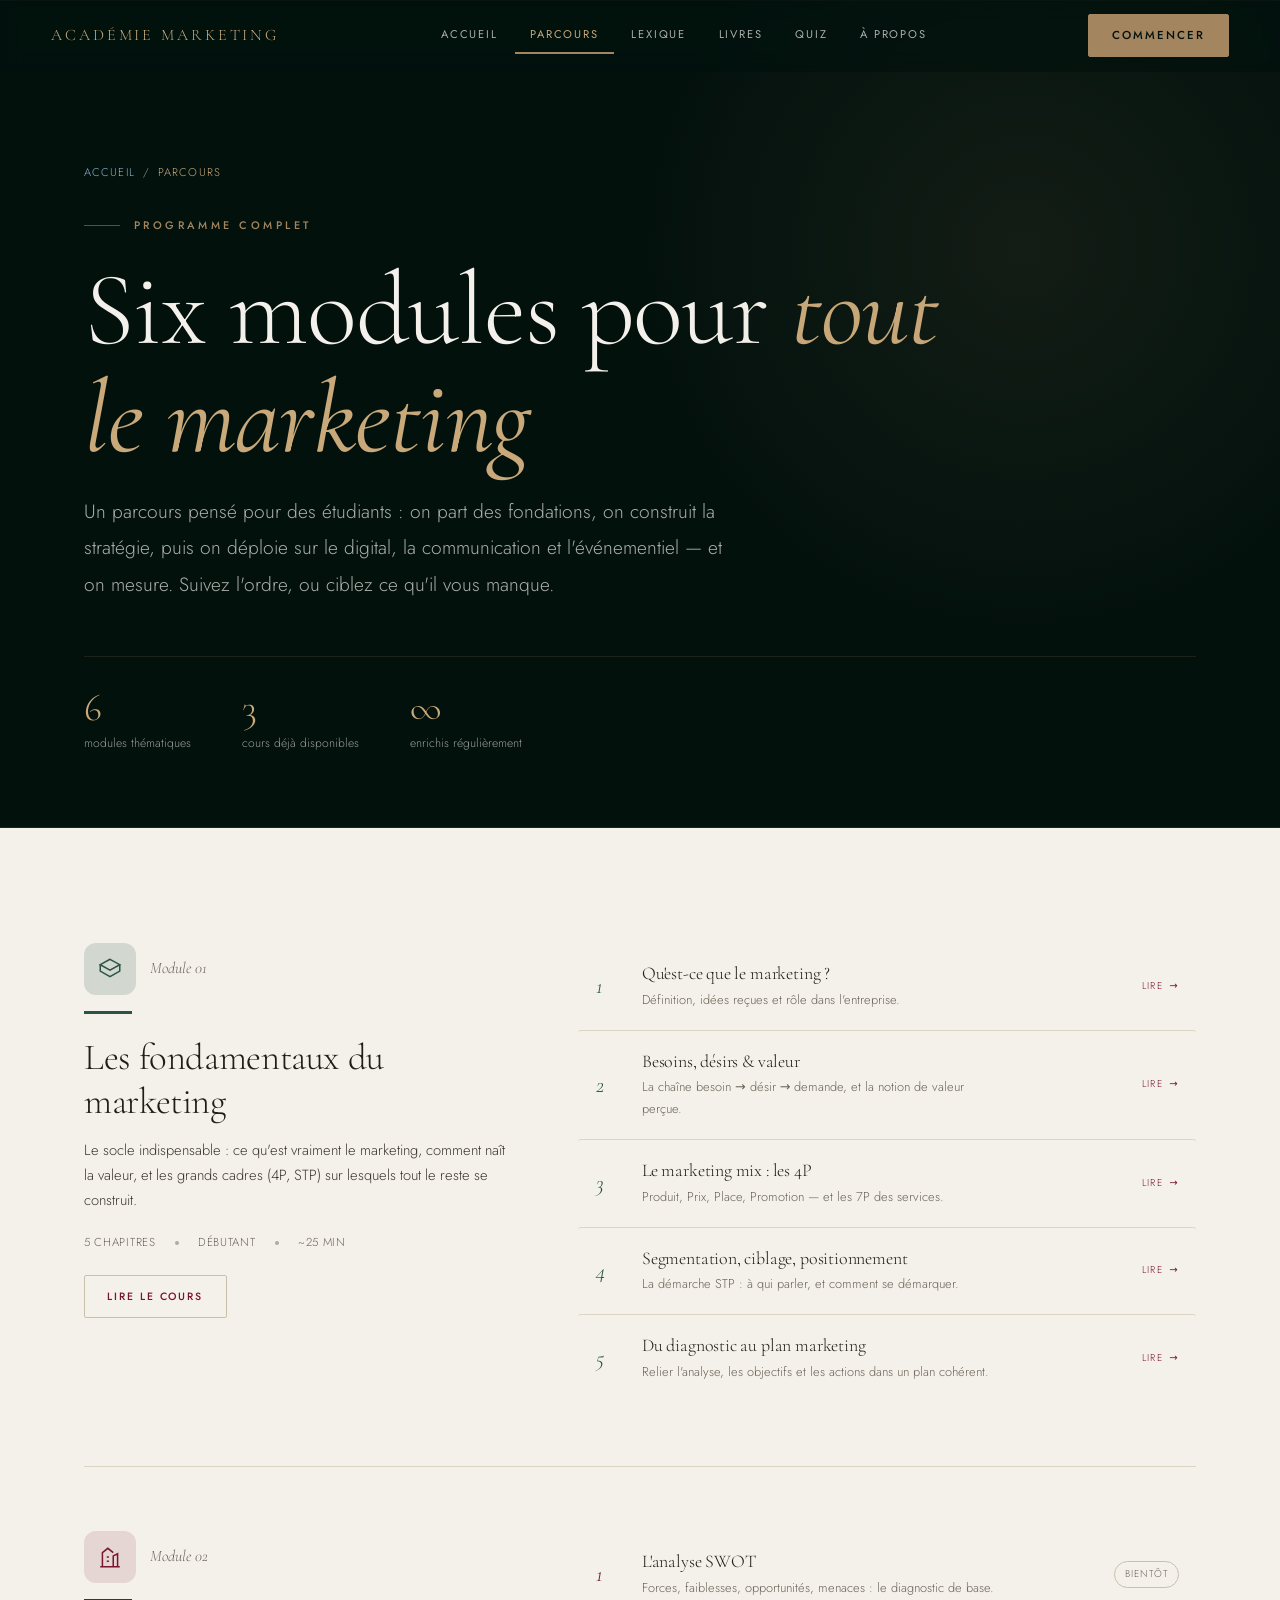
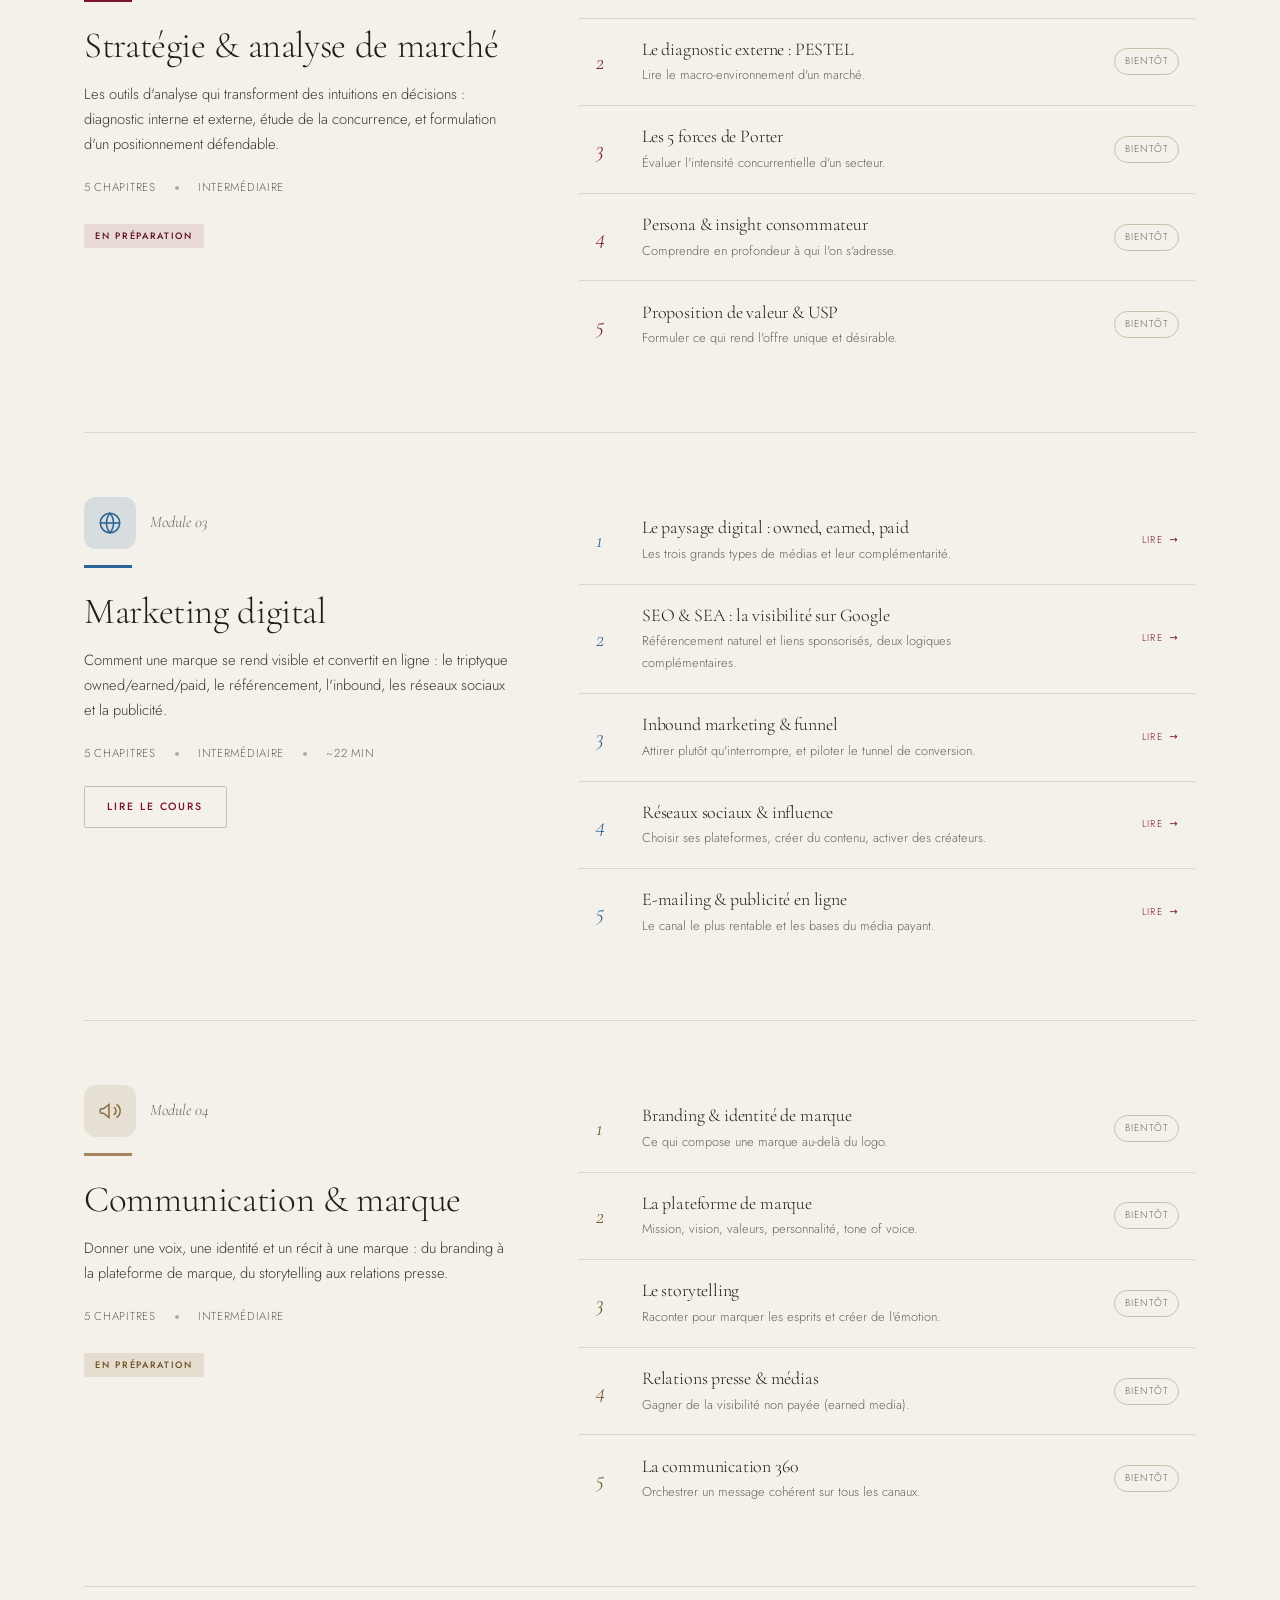
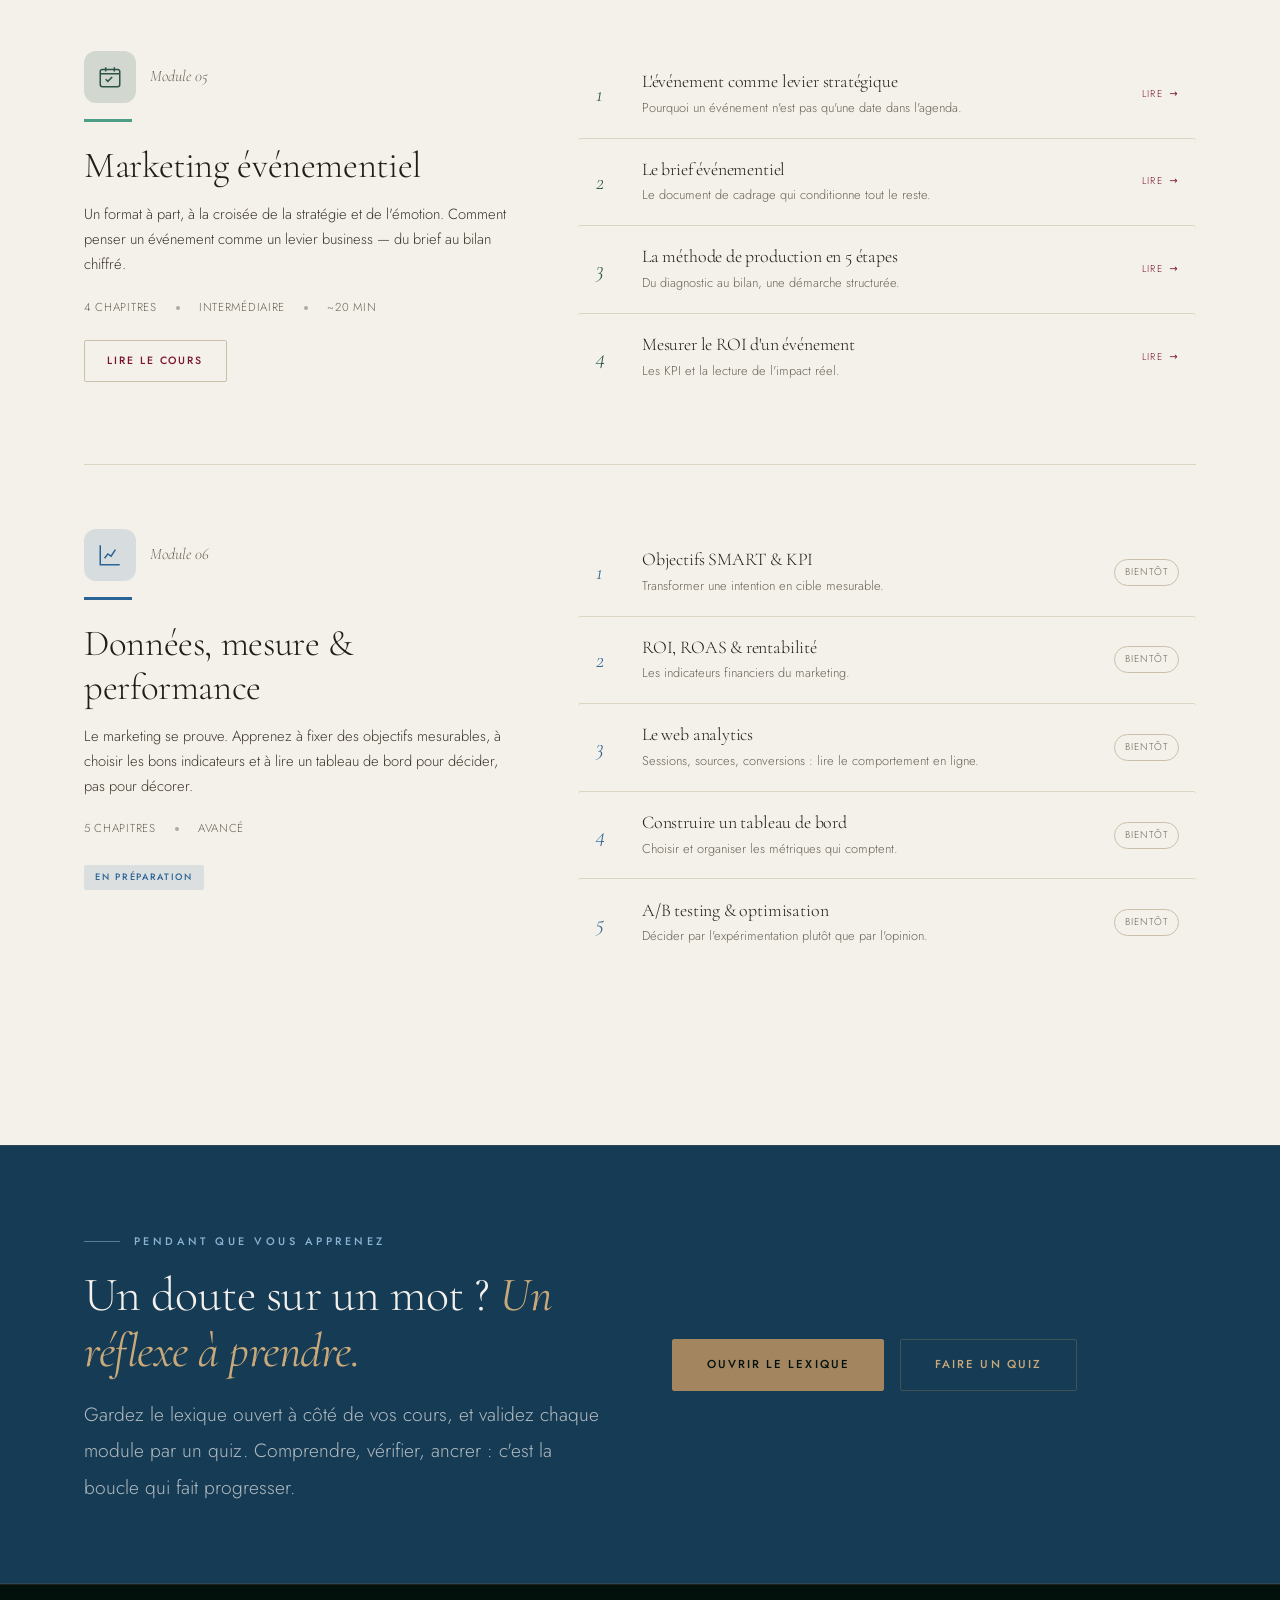
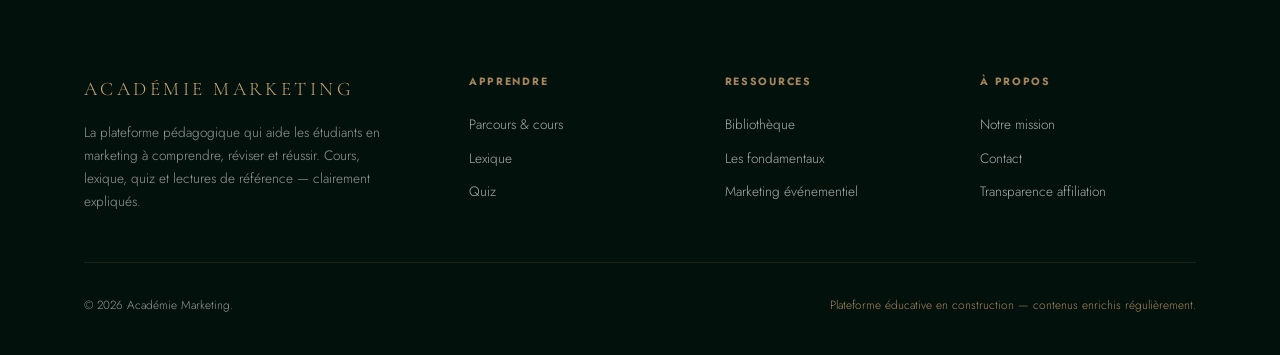
<file: cours.html>
<!DOCTYPE html>
<html lang="fr">
<head>
<meta charset="UTF-8">
<meta name="viewport" content="width=device-width, initial-scale=1.0">

<title>Parcours &amp; cours de marketing — Académie Marketing</title>
<meta name="description" content="Six modules pour apprendre tout le marketing : fondamentaux, stratégie & analyse de marché, marketing digital, communication & marque, événementiel, données & performance. Cours clairs et progressifs.">
<meta name="keywords" content="cours marketing, modules marketing, marketing mix, SWOT, marketing digital, branding, marketing événementiel, KPI">
<meta name="author" content="Académie Marketing">
<meta name="robots" content="index, follow">
<meta name="theme-color" content="#03110D">
<meta name="color-scheme" content="dark light">
<link rel="canonical" href="https://academie-marketing.fr/cours.html">

<meta property="og:type" content="website">
<meta property="og:site_name" content="Académie Marketing">
<meta property="og:title" content="Parcours & cours de marketing — Académie Marketing">
<meta property="og:description" content="Six modules pour apprendre tout le marketing, des fondamentaux à la mesure de performance.">
<meta property="og:url" content="https://academie-marketing.fr/cours.html">
<meta property="og:image" content="https://academie-marketing.fr/assets/og-image.jpg">
<meta property="og:locale" content="fr_FR">
<meta name="twitter:card" content="summary_large_image">

<link rel="icon" href="data:image/svg+xml,%3Csvg xmlns='http://www.w3.org/2000/svg' viewBox='0 0 64 64'%3E%3Crect width='64' height='64' rx='13' fill='%2303110D'/%3E%3Crect x='3' y='3' width='58' height='58' rx='11' fill='none' stroke='%23A38560' stroke-width='1'/%3E%3Ctext x='32' y='44' font-family='Georgia,serif' font-size='32' fill='%23c9a97a' text-anchor='middle'%3EA%3C/text%3E%3C/svg%3E">

<link rel="preconnect" href="https://fonts.googleapis.com">
<link rel="preconnect" href="https://fonts.gstatic.com" crossorigin>
<link rel="preload" as="style" href="https://fonts.googleapis.com/css2?family=Cormorant+Garamond:ital,wght@0,300;0,400;0,500;0,600;1,300;1,400;1,500&family=Jost:wght@300;400;500;600&display=swap">
<link rel="stylesheet" href="https://fonts.googleapis.com/css2?family=Cormorant+Garamond:ital,wght@0,300;0,400;0,500;0,600;1,300;1,400;1,500&family=Jost:wght@300;400;500;600&display=swap" media="print" onload="this.media='all'">
<noscript><link rel="stylesheet" href="https://fonts.googleapis.com/css2?family=Cormorant+Garamond:ital,wght@0,300;0,400;0,500;0,600;1,300;1,400;1,500&family=Jost:wght@300;400;500;600&display=swap"></noscript>

<link rel="stylesheet" href="assets/css/style.css">

<script type="application/ld+json">
{
  "@context": "https://schema.org",
  "@type": "ItemList",
  "name": "Parcours de marketing — Académie Marketing",
  "itemListElement": [
    { "@type": "ListItem", "position": 1, "name": "Les fondamentaux du marketing", "url": "https://academie-marketing.fr/cours/fondamentaux-du-marketing.html" },
    { "@type": "ListItem", "position": 2, "name": "Stratégie & analyse de marché", "url": "https://academie-marketing.fr/cours.html#strategie" },
    { "@type": "ListItem", "position": 3, "name": "Marketing digital", "url": "https://academie-marketing.fr/cours/marketing-digital.html" },
    { "@type": "ListItem", "position": 4, "name": "Communication & marque", "url": "https://academie-marketing.fr/cours.html#communication" },
    { "@type": "ListItem", "position": 5, "name": "Marketing événementiel", "url": "https://academie-marketing.fr/cours/marketing-evenementiel.html" },
    { "@type": "ListItem", "position": 6, "name": "Données, mesure & performance", "url": "https://academie-marketing.fr/cours.html#mesure" }
  ]
}
</script>
</head>
<body>

<a class="skip-link" href="#contenu">Aller au contenu</a>
<div class="read-progress" id="read-progress"></div>

<!-- ===================== NAVIGATION ===================== -->
<header class="nav" id="nav" role="banner">
  <a class="nav-logo" href="index.html">Académie Marketing</a>
  <nav class="nav-main" aria-label="Navigation principale">
    <ul class="nav-links">
      <li><a href="index.html">Accueil</a></li>
      <li><a href="cours.html" class="active" aria-current="page">Parcours</a></li>
      <li><a href="lexique.html">Lexique</a></li>
      <li><a href="livres.html">Livres</a></li>
      <li><a href="quiz.html">Quiz</a></li>
      <li><a href="a-propos.html">À propos</a></li>
    </ul>
  </nav>
  <div class="nav-actions">
    <a class="btn btn-primary nav-cta" href="cours/fondamentaux-du-marketing.html">Commencer</a>
    <button class="nav-burger" id="burger" aria-label="Ouvrir le menu" aria-expanded="false" aria-controls="mobile-menu">
      <span></span><span></span><span></span>
    </button>
  </div>
</header>

<div class="mobile-menu" id="mobile-menu" aria-hidden="true">
  <nav aria-label="Navigation mobile">
    <a href="index.html">Accueil</a>
    <a href="cours.html" class="active">Parcours</a>
    <a href="lexique.html">Lexique</a>
    <a href="livres.html">Livres</a>
    <a href="quiz.html">Quiz</a>
    <a href="a-propos.html">À propos</a>
    <a class="btn btn-primary" href="cours/fondamentaux-du-marketing.html">Commencer les cours</a>
  </nav>
</div>

<main id="contenu">

  <!-- ===================== EN-TÊTE ===================== -->
  <header class="page-header on-dark is-deep">
    <div class="container">
      <nav class="breadcrumb" aria-label="Fil d'Ariane">
        <a href="index.html">Accueil</a><span class="sep" aria-hidden="true">/</span><span aria-current="page">Parcours</span>
      </nav>
      <span class="eyebrow">Programme complet</span>
      <h1 class="display">Six modules pour <em>tout le marketing</em></h1>
      <p class="lead">Un parcours pensé pour des étudiants : on part des fondations, on construit la stratégie, puis on déploie sur le digital, la communication et l'événementiel — et on mesure. Suivez l'ordre, ou ciblez ce qu'il vous manque.</p>
      <div class="hero-stats">
        <div class="hero-stat"><span class="stat-num">6</span><span class="stat-label">modules thématiques</span></div>
        <div class="hero-stat"><span class="stat-num">3</span><span class="stat-label">cours déjà disponibles</span></div>
        <div class="hero-stat"><span class="stat-num">∞</span><span class="stat-label">enrichis régulièrement</span></div>
      </div>
    </div>
  </header>

  <!-- ===================== MODULES ===================== -->
  <section class="section on-paper">
    <div class="container">

      <!-- MODULE 01 -->
      <article class="module-block accent-vert" id="fondamentaux">
        <div class="mb-intro reveal">
          <div class="cluster" style="gap:0.9rem;margin-bottom:1rem;">
            <span class="icon-pill is-vert"><svg viewBox="0 0 24 24" fill="none" stroke="currentColor" aria-hidden="true"><path d="M12 3 3 8l9 5 9-5-9-5Z"/><path d="M3 8v6l9 5 9-5V8"/></svg></span>
            <span class="module-num">Module 01</span>
          </div>
          <div class="mb-bar"></div>
          <h2>Les fondamentaux du marketing</h2>
          <p class="mb-desc">Le socle indispensable : ce qu'est vraiment le marketing, comment naît la valeur, et les grands cadres (4P, STP) sur lesquels tout le reste se construit.</p>
          <div class="meta-row" style="margin-bottom:1.4rem;"><span>5 chapitres</span><span class="dot"></span><span>Débutant</span><span class="dot"></span><span>~25 min</span></div>
          <a class="btn btn-secondary btn-sm" href="cours/fondamentaux-du-marketing.html">Lire le cours</a>
        </div>
        <div class="chapter-list reveal">
          <a class="chapter" href="cours/fondamentaux-du-marketing.html#definition"><span class="ch-num">1</span><div class="ch-body"><h3>Qu'est-ce que le marketing ?</h3><p>Définition, idées reçues et rôle dans l'entreprise.</p></div><span class="ch-status live">Lire <span class="arrow" aria-hidden="true">→</span></span></a>
          <a class="chapter" href="cours/fondamentaux-du-marketing.html#besoins"><span class="ch-num">2</span><div class="ch-body"><h3>Besoins, désirs &amp; valeur</h3><p>La chaîne besoin → désir → demande, et la notion de valeur perçue.</p></div><span class="ch-status live">Lire <span class="arrow" aria-hidden="true">→</span></span></a>
          <a class="chapter" href="cours/fondamentaux-du-marketing.html#mix"><span class="ch-num">3</span><div class="ch-body"><h3>Le marketing mix : les 4P</h3><p>Produit, Prix, Place, Promotion — et les 7P des services.</p></div><span class="ch-status live">Lire <span class="arrow" aria-hidden="true">→</span></span></a>
          <a class="chapter" href="cours/fondamentaux-du-marketing.html#stp"><span class="ch-num">4</span><div class="ch-body"><h3>Segmentation, ciblage, positionnement</h3><p>La démarche STP : à qui parler, et comment se démarquer.</p></div><span class="ch-status live">Lire <span class="arrow" aria-hidden="true">→</span></span></a>
          <a class="chapter" href="cours/fondamentaux-du-marketing.html#plan"><span class="ch-num">5</span><div class="ch-body"><h3>Du diagnostic au plan marketing</h3><p>Relier l'analyse, les objectifs et les actions dans un plan cohérent.</p></div><span class="ch-status live">Lire <span class="arrow" aria-hidden="true">→</span></span></a>
        </div>
      </article>

      <!-- MODULE 02 -->
      <article class="module-block accent-bordeaux" id="strategie">
        <div class="mb-intro reveal">
          <div class="cluster" style="gap:0.9rem;margin-bottom:1rem;">
            <span class="icon-pill is-bordeaux"><svg viewBox="0 0 24 24" fill="none" stroke="currentColor" aria-hidden="true"><path d="M3 21h18"/><path d="M5 21V8l5-4 5 4"/><path d="M15 21V11l4-2v12"/><path d="M9 12h2M9 16h2"/></svg></span>
            <span class="module-num">Module 02</span>
          </div>
          <div class="mb-bar"></div>
          <h2>Stratégie &amp; analyse de marché</h2>
          <p class="mb-desc">Les outils d'analyse qui transforment des intuitions en décisions : diagnostic interne et externe, étude de la concurrence, et formulation d'un positionnement défendable.</p>
          <div class="meta-row" style="margin-bottom:1.4rem;"><span>5 chapitres</span><span class="dot"></span><span>Intermédiaire</span></div>
          <span class="badge badge-bordeaux">En préparation</span>
        </div>
        <div class="chapter-list reveal">
          <div class="chapter"><span class="ch-num">1</span><div class="ch-body"><h3>L'analyse SWOT</h3><p>Forces, faiblesses, opportunités, menaces : le diagnostic de base.</p></div><span class="ch-status soon">Bientôt</span></div>
          <div class="chapter"><span class="ch-num">2</span><div class="ch-body"><h3>Le diagnostic externe : PESTEL</h3><p>Lire le macro-environnement d'un marché.</p></div><span class="ch-status soon">Bientôt</span></div>
          <div class="chapter"><span class="ch-num">3</span><div class="ch-body"><h3>Les 5 forces de Porter</h3><p>Évaluer l'intensité concurrentielle d'un secteur.</p></div><span class="ch-status soon">Bientôt</span></div>
          <div class="chapter"><span class="ch-num">4</span><div class="ch-body"><h3>Persona &amp; insight consommateur</h3><p>Comprendre en profondeur à qui l'on s'adresse.</p></div><span class="ch-status soon">Bientôt</span></div>
          <div class="chapter"><span class="ch-num">5</span><div class="ch-body"><h3>Proposition de valeur &amp; USP</h3><p>Formuler ce qui rend l'offre unique et désirable.</p></div><span class="ch-status soon">Bientôt</span></div>
        </div>
      </article>

      <!-- MODULE 03 -->
      <article class="module-block accent-bleu" id="digital">
        <div class="mb-intro reveal">
          <div class="cluster" style="gap:0.9rem;margin-bottom:1rem;">
            <span class="icon-pill is-bleu"><svg viewBox="0 0 24 24" fill="none" stroke="currentColor" aria-hidden="true"><circle cx="12" cy="12" r="9"/><path d="M3 12h18"/><path d="M12 3a14 14 0 0 1 0 18 14 14 0 0 1 0-18Z"/></svg></span>
            <span class="module-num">Module 03</span>
          </div>
          <div class="mb-bar"></div>
          <h2>Marketing digital</h2>
          <p class="mb-desc">Comment une marque se rend visible et convertit en ligne : le triptyque owned/earned/paid, le référencement, l'inbound, les réseaux sociaux et la publicité.</p>
          <div class="meta-row" style="margin-bottom:1.4rem;"><span>5 chapitres</span><span class="dot"></span><span>Intermédiaire</span><span class="dot"></span><span>~22 min</span></div>
          <a class="btn btn-secondary btn-sm" href="cours/marketing-digital.html">Lire le cours</a>
        </div>
        <div class="chapter-list reveal">
          <a class="chapter" href="cours/marketing-digital.html#paysage"><span class="ch-num">1</span><div class="ch-body"><h3>Le paysage digital : owned, earned, paid</h3><p>Les trois grands types de médias et leur complémentarité.</p></div><span class="ch-status live">Lire <span class="arrow" aria-hidden="true">→</span></span></a>
          <a class="chapter" href="cours/marketing-digital.html#seo-sea"><span class="ch-num">2</span><div class="ch-body"><h3>SEO &amp; SEA : la visibilité sur Google</h3><p>Référencement naturel et liens sponsorisés, deux logiques complémentaires.</p></div><span class="ch-status live">Lire <span class="arrow" aria-hidden="true">→</span></span></a>
          <a class="chapter" href="cours/marketing-digital.html#inbound"><span class="ch-num">3</span><div class="ch-body"><h3>Inbound marketing &amp; funnel</h3><p>Attirer plutôt qu'interrompre, et piloter le tunnel de conversion.</p></div><span class="ch-status live">Lire <span class="arrow" aria-hidden="true">→</span></span></a>
          <a class="chapter" href="cours/marketing-digital.html#social"><span class="ch-num">4</span><div class="ch-body"><h3>Réseaux sociaux &amp; influence</h3><p>Choisir ses plateformes, créer du contenu, activer des créateurs.</p></div><span class="ch-status live">Lire <span class="arrow" aria-hidden="true">→</span></span></a>
          <a class="chapter" href="cours/marketing-digital.html#email"><span class="ch-num">5</span><div class="ch-body"><h3>E-mailing &amp; publicité en ligne</h3><p>Le canal le plus rentable et les bases du média payant.</p></div><span class="ch-status live">Lire <span class="arrow" aria-hidden="true">→</span></span></a>
        </div>
      </article>

      <!-- MODULE 04 -->
      <article class="module-block accent-dore" id="communication">
        <div class="mb-intro reveal">
          <div class="cluster" style="gap:0.9rem;margin-bottom:1rem;">
            <span class="icon-pill is-dore"><svg viewBox="0 0 24 24" fill="none" stroke="currentColor" aria-hidden="true"><path d="M3 11v2a1 1 0 0 0 1 1h2l5 4V6L6 10H4a1 1 0 0 0-1 1Z"/><path d="M15.5 8.5a4 4 0 0 1 0 7"/><path d="M18 6a7 7 0 0 1 0 12"/></svg></span>
            <span class="module-num">Module 04</span>
          </div>
          <div class="mb-bar"></div>
          <h2>Communication &amp; marque</h2>
          <p class="mb-desc">Donner une voix, une identité et un récit à une marque : du branding à la plateforme de marque, du storytelling aux relations presse.</p>
          <div class="meta-row" style="margin-bottom:1.4rem;"><span>5 chapitres</span><span class="dot"></span><span>Intermédiaire</span></div>
          <span class="badge badge-dore">En préparation</span>
        </div>
        <div class="chapter-list reveal">
          <div class="chapter"><span class="ch-num">1</span><div class="ch-body"><h3>Branding &amp; identité de marque</h3><p>Ce qui compose une marque au-delà du logo.</p></div><span class="ch-status soon">Bientôt</span></div>
          <div class="chapter"><span class="ch-num">2</span><div class="ch-body"><h3>La plateforme de marque</h3><p>Mission, vision, valeurs, personnalité, tone of voice.</p></div><span class="ch-status soon">Bientôt</span></div>
          <div class="chapter"><span class="ch-num">3</span><div class="ch-body"><h3>Le storytelling</h3><p>Raconter pour marquer les esprits et créer de l'émotion.</p></div><span class="ch-status soon">Bientôt</span></div>
          <div class="chapter"><span class="ch-num">4</span><div class="ch-body"><h3>Relations presse &amp; médias</h3><p>Gagner de la visibilité non payée (earned media).</p></div><span class="ch-status soon">Bientôt</span></div>
          <div class="chapter"><span class="ch-num">5</span><div class="ch-body"><h3>La communication 360</h3><p>Orchestrer un message cohérent sur tous les canaux.</p></div><span class="ch-status soon">Bientôt</span></div>
        </div>
      </article>

      <!-- MODULE 05 -->
      <article class="module-block accent-vert-clair" id="evenementiel">
        <div class="mb-intro reveal">
          <div class="cluster" style="gap:0.9rem;margin-bottom:1rem;">
            <span class="icon-pill is-vert"><svg viewBox="0 0 24 24" fill="none" stroke="currentColor" aria-hidden="true"><rect x="3" y="5" width="18" height="16" rx="2"/><path d="M3 9h18M8 3v4M16 3v4"/><path d="M8 14l2 2 4-4"/></svg></span>
            <span class="module-num">Module 05</span>
          </div>
          <div class="mb-bar"></div>
          <h2>Marketing événementiel</h2>
          <p class="mb-desc">Un format à part, à la croisée de la stratégie et de l'émotion. Comment penser un événement comme un levier business — du brief au bilan chiffré.</p>
          <div class="meta-row" style="margin-bottom:1.4rem;"><span>4 chapitres</span><span class="dot"></span><span>Intermédiaire</span><span class="dot"></span><span>~20 min</span></div>
          <a class="btn btn-secondary btn-sm" href="cours/marketing-evenementiel.html">Lire le cours</a>
        </div>
        <div class="chapter-list reveal">
          <a class="chapter" href="cours/marketing-evenementiel.html#levier"><span class="ch-num">1</span><div class="ch-body"><h3>L'événement comme levier stratégique</h3><p>Pourquoi un événement n'est pas qu'une date dans l'agenda.</p></div><span class="ch-status live">Lire <span class="arrow" aria-hidden="true">→</span></span></a>
          <a class="chapter" href="cours/marketing-evenementiel.html#brief"><span class="ch-num">2</span><div class="ch-body"><h3>Le brief événementiel</h3><p>Le document de cadrage qui conditionne tout le reste.</p></div><span class="ch-status live">Lire <span class="arrow" aria-hidden="true">→</span></span></a>
          <a class="chapter" href="cours/marketing-evenementiel.html#methode"><span class="ch-num">3</span><div class="ch-body"><h3>La méthode de production en 5 étapes</h3><p>Du diagnostic au bilan, une démarche structurée.</p></div><span class="ch-status live">Lire <span class="arrow" aria-hidden="true">→</span></span></a>
          <a class="chapter" href="cours/marketing-evenementiel.html#roi"><span class="ch-num">4</span><div class="ch-body"><h3>Mesurer le ROI d'un événement</h3><p>Les KPI et la lecture de l'impact réel.</p></div><span class="ch-status live">Lire <span class="arrow" aria-hidden="true">→</span></span></a>
        </div>
      </article>

      <!-- MODULE 06 -->
      <article class="module-block accent-bleu" id="mesure">
        <div class="mb-intro reveal">
          <div class="cluster" style="gap:0.9rem;margin-bottom:1rem;">
            <span class="icon-pill is-bleu"><svg viewBox="0 0 24 24" fill="none" stroke="currentColor" aria-hidden="true"><path d="M3 3v18h18"/><path d="M7 15l3-4 3 2 4-6"/></svg></span>
            <span class="module-num">Module 06</span>
          </div>
          <div class="mb-bar"></div>
          <h2>Données, mesure &amp; performance</h2>
          <p class="mb-desc">Le marketing se prouve. Apprenez à fixer des objectifs mesurables, à choisir les bons indicateurs et à lire un tableau de bord pour décider, pas pour décorer.</p>
          <div class="meta-row" style="margin-bottom:1.4rem;"><span>5 chapitres</span><span class="dot"></span><span>Avancé</span></div>
          <span class="badge badge-bleu">En préparation</span>
        </div>
        <div class="chapter-list reveal">
          <div class="chapter"><span class="ch-num">1</span><div class="ch-body"><h3>Objectifs SMART &amp; KPI</h3><p>Transformer une intention en cible mesurable.</p></div><span class="ch-status soon">Bientôt</span></div>
          <div class="chapter"><span class="ch-num">2</span><div class="ch-body"><h3>ROI, ROAS &amp; rentabilité</h3><p>Les indicateurs financiers du marketing.</p></div><span class="ch-status soon">Bientôt</span></div>
          <div class="chapter"><span class="ch-num">3</span><div class="ch-body"><h3>Le web analytics</h3><p>Sessions, sources, conversions : lire le comportement en ligne.</p></div><span class="ch-status soon">Bientôt</span></div>
          <div class="chapter"><span class="ch-num">4</span><div class="ch-body"><h3>Construire un tableau de bord</h3><p>Choisir et organiser les métriques qui comptent.</p></div><span class="ch-status soon">Bientôt</span></div>
          <div class="chapter"><span class="ch-num">5</span><div class="ch-body"><h3>A/B testing &amp; optimisation</h3><p>Décider par l'expérimentation plutôt que par l'opinion.</p></div><span class="ch-status soon">Bientôt</span></div>
        </div>
      </article>

    </div>
  </section>

  <!-- ===================== CTA QUIZ / LEXIQUE ===================== -->
  <section class="section is-tight on-dark is-savoir">
    <div class="container">
      <div class="split">
        <div class="reveal">
          <span class="eyebrow is-bleu">Pendant que vous apprenez</span>
          <h2 style="margin:1rem 0 1rem;">Un doute sur un mot ? <em>Un réflexe à prendre.</em></h2>
          <p class="lead" style="color:var(--on-dark-muted);">Gardez le lexique ouvert à côté de vos cours, et validez chaque module par un quiz. Comprendre, vérifier, ancrer : c'est la boucle qui fait progresser.</p>
        </div>
        <div class="reveal cluster" style="align-content:center;">
          <a class="btn btn-primary" href="lexique.html">Ouvrir le lexique</a>
          <a class="btn btn-secondary" href="quiz.html">Faire un quiz</a>
        </div>
      </div>
    </div>
  </section>

</main>

<footer class="footer" role="contentinfo">
  <div class="container">
    <div class="footer-top">
      <div class="footer-brand">
        <a class="nav-logo" href="index.html">Académie Marketing</a>
        <p>La plateforme pédagogique qui aide les étudiants en marketing à comprendre, réviser et réussir. Cours, lexique, quiz et lectures de référence — clairement expliqués.</p>
      </div>
      <div class="footer-col">
        <h5>Apprendre</h5>
        <a href="cours.html">Parcours &amp; cours</a>
        <a href="lexique.html">Lexique</a>
        <a href="quiz.html">Quiz</a>
      </div>
      <div class="footer-col">
        <h5>Ressources</h5>
        <a href="livres.html">Bibliothèque</a>
        <a href="cours/fondamentaux-du-marketing.html">Les fondamentaux</a>
        <a href="cours/marketing-evenementiel.html">Marketing événementiel</a>
      </div>
      <div class="footer-col">
        <h5>À propos</h5>
        <a href="a-propos.html">Notre mission</a>
        <a href="a-propos.html#contact">Contact</a>
        <a href="a-propos.html#affiliation">Transparence affiliation</a>
      </div>
    </div>
    <div class="footer-bottom">
      <p>&copy; <span data-year></span> Académie Marketing.</p>
      <p class="placeholder-note">Plateforme éducative en construction — contenus enrichis régulièrement.</p>
    </div>
  </div>
</footer>

<button class="to-top" id="to-top" aria-label="Revenir en haut">
  <svg viewBox="0 0 24 24" fill="none" stroke="currentColor" aria-hidden="true"><path d="m6 14 6-6 6 6"/></svg>
</button>

<script src="assets/js/main.js" defer></script>
</body>
</html>
</file>
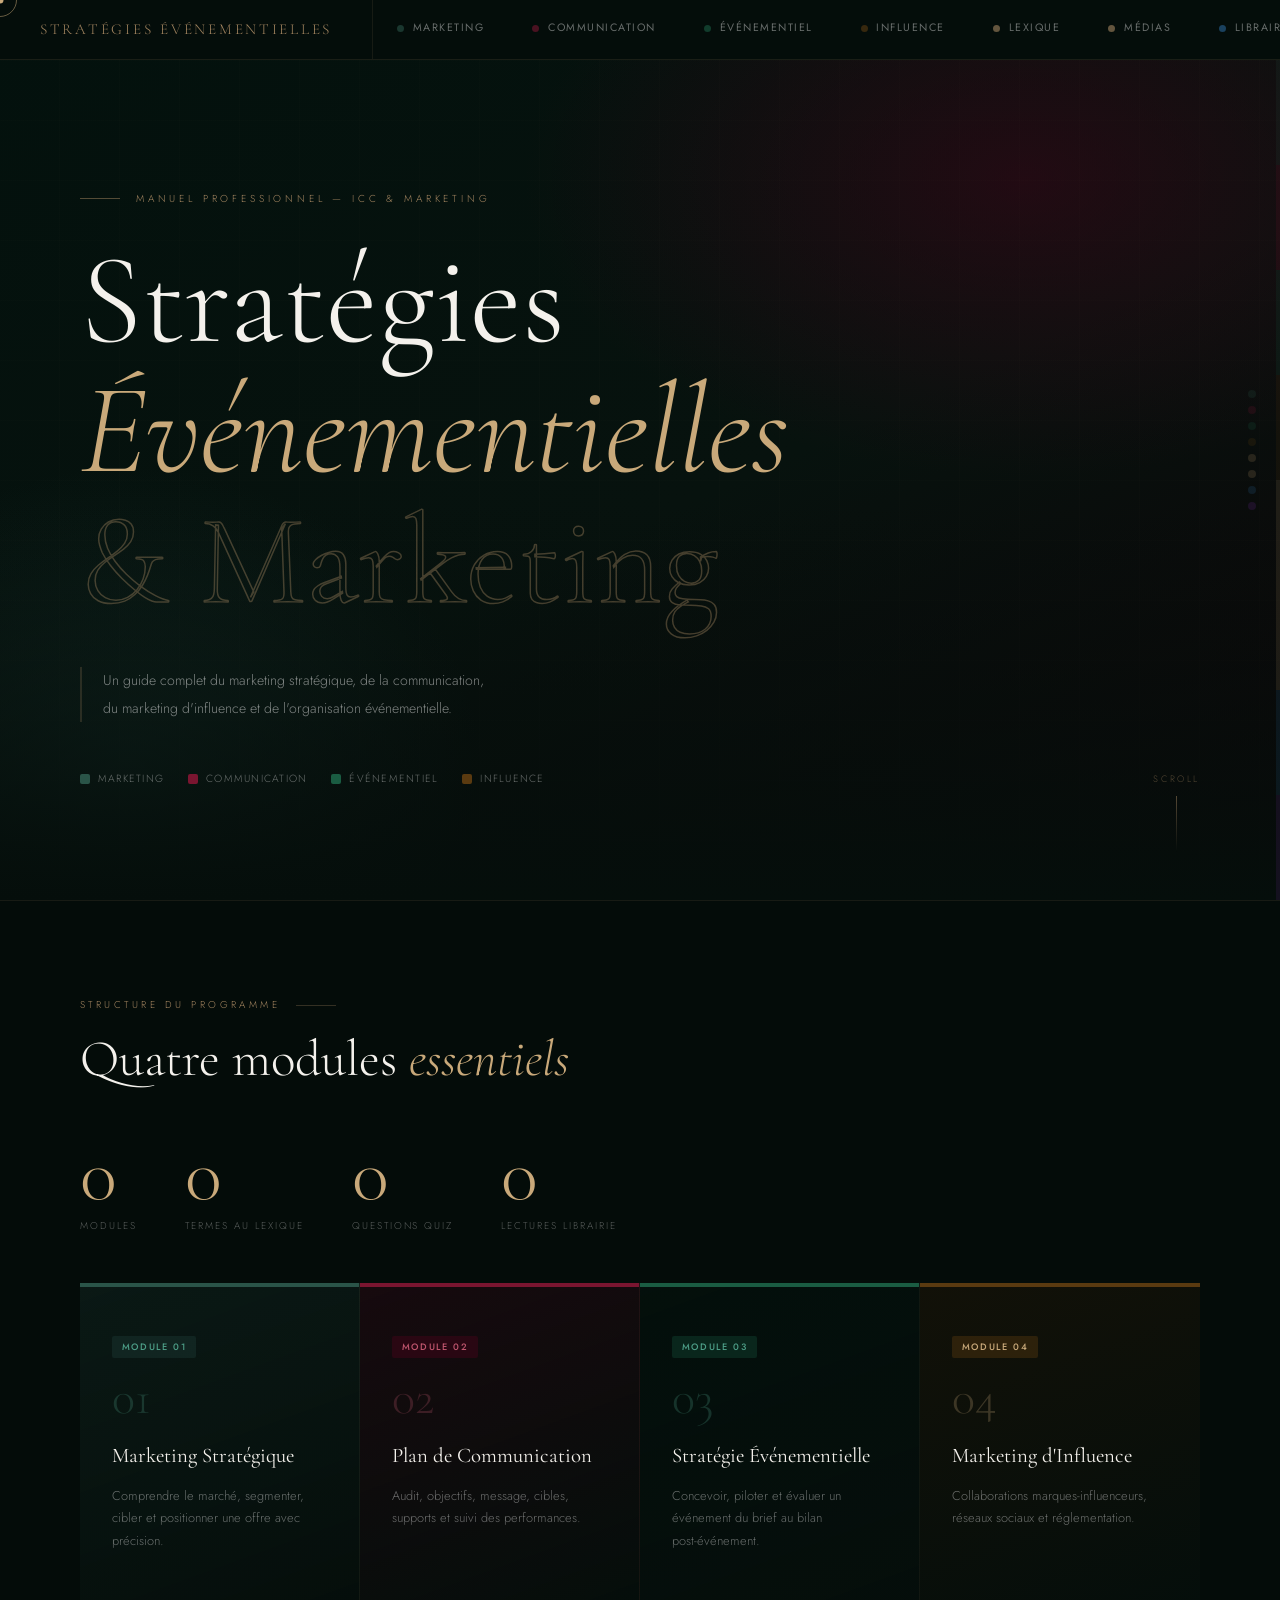
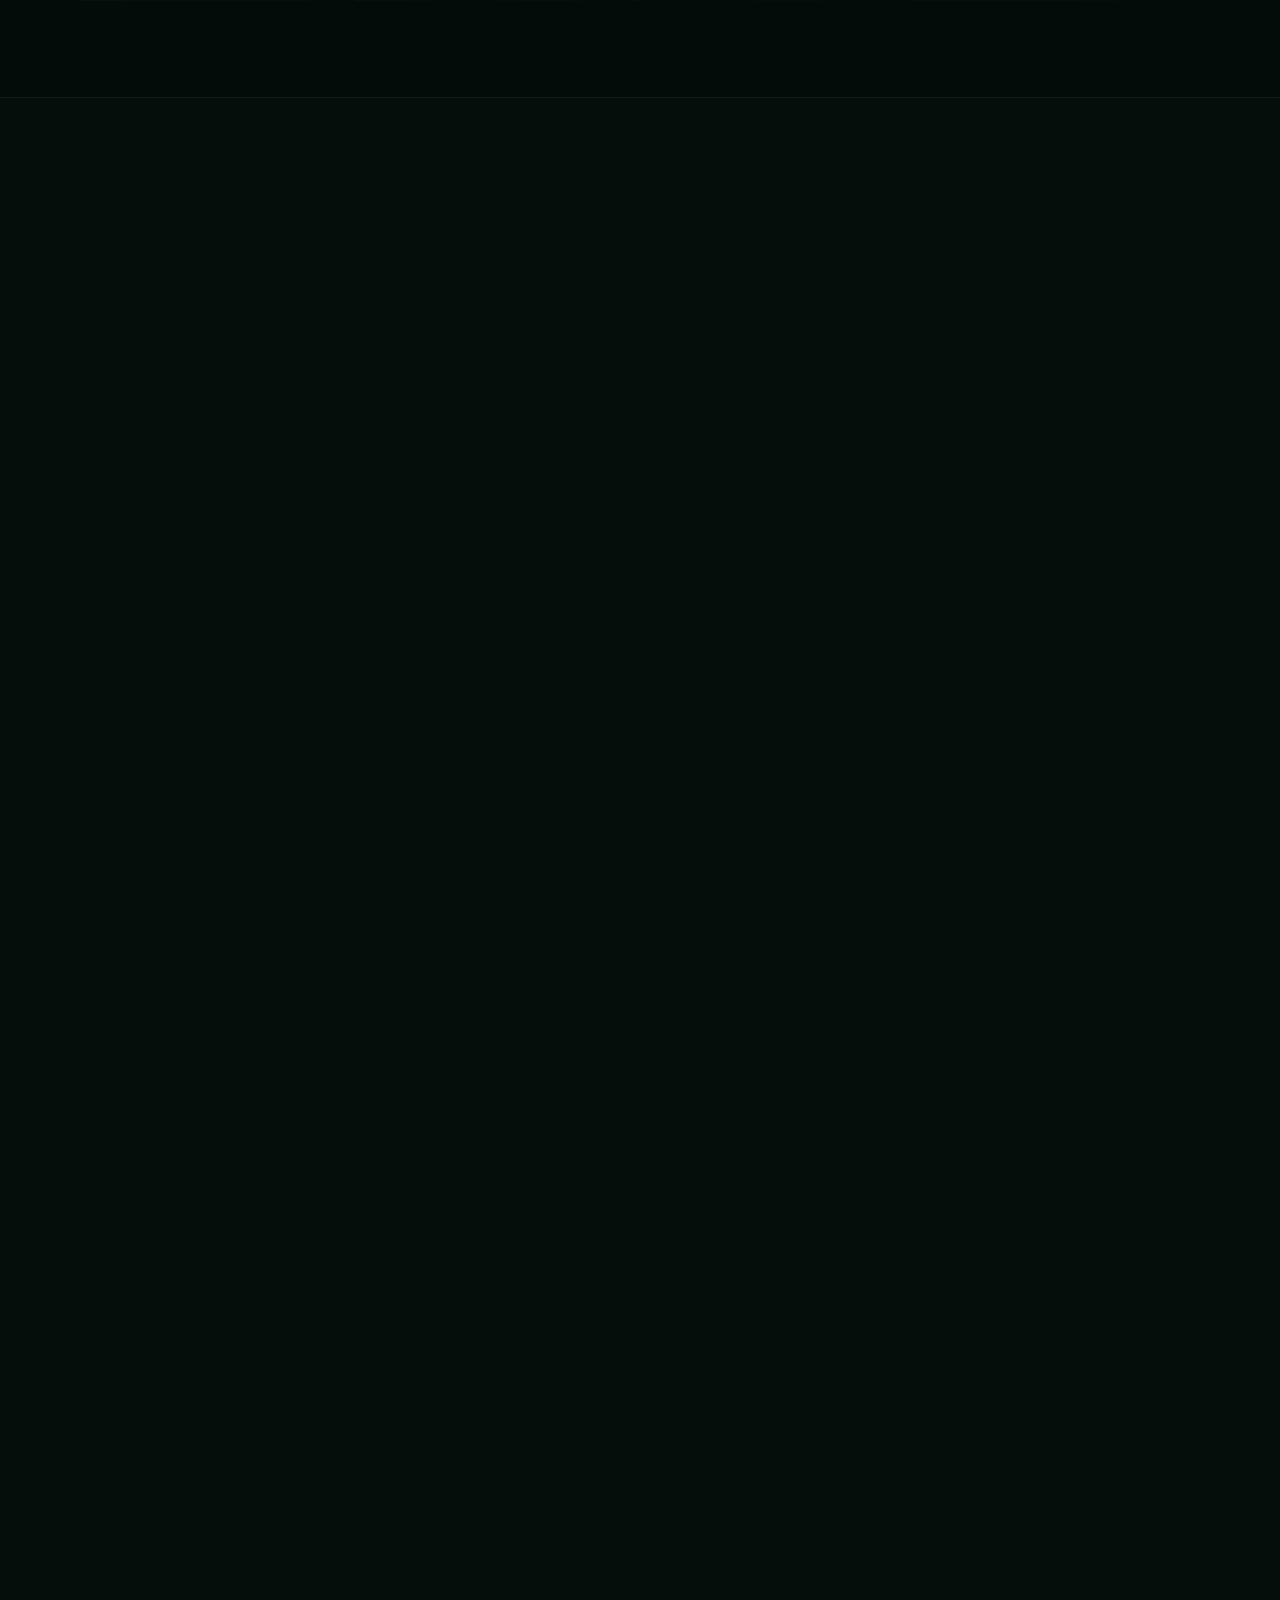
<file: index (3).html>
<!DOCTYPE html>
<html lang="fr">
<head>
<meta charset="UTF-8">
<meta name="viewport" content="width=device-width, initial-scale=1.0">
<title>Stratégies Événementielles & Marketing</title>
<link href="https://fonts.googleapis.com/css2?family=Cormorant+Garamond:ital,wght@0,300;0,400;0,600;1,300;1,400&family=Jost:wght@200;300;400;500&display=swap" rel="stylesheet">
<style>
  :root {
    /* Palette de base */
    --noir:        #050e0b;
    --blanc:       #f4f1ec;
    --gris-clair:  #E0E0E0;

    /* Couleurs identitaires de chaque module */
    --c01: #16302B;   /* Vert forêt    — Module 01 Marketing */
    --c01-acc: #2a5448;
    --c01-light: rgba(22,48,43,0.18);

    --c02: #390517;   /* Bordeaux      — Module 02 Communication */
    --c02-acc: #7a1530;
    --c02-light: rgba(57,5,23,0.18);

    --c03: #03110D;   /* Vert nuit     — Module 03 Événementiel */
    --c03-acc: #0e2a20;
    --c03-light: rgba(3,17,13,0.35);

    --c04: #2c1a06;   /* Brun taupe    — Module 04 Influence */
    --c04-acc: #5a3a10;
    --c04-light: rgba(44,26,6,0.22);

    --taupe:       #A38560;
    --taupe-pale:  #c9a97a;
    --taupe-dim:   rgba(163,133,96,0.18);
  }

  *, *::before, *::after { margin: 0; padding: 0; box-sizing: border-box; }
  html { scroll-behavior: smooth; }

  body {
    background: var(--noir);
    color: var(--blanc);
    font-family: 'Jost', sans-serif;
    font-weight: 300;
    line-height: 1.7;
    overflow-x: hidden;
  }

  /* ============================================================
     NAVIGATION — barre fixe avec indicateur de section actif
  ============================================================ */
  nav {
    position: fixed;
    top: 0; left: 0; right: 0;
    z-index: 200;
    display: flex;
    align-items: stretch;
    background: rgba(5,14,11,0.97);
    backdrop-filter: blur(18px);
    border-bottom: 1px solid rgba(163,133,96,0.14);
    height: 60px;
  }

  .nav-logo {
    display: flex;
    align-items: center;
    padding: 0 2.5rem;
    font-family: 'Cormorant Garamond', serif;
    font-size: 0.95rem;
    letter-spacing: 0.18em;
    color: var(--taupe);
    text-transform: uppercase;
    border-right: 1px solid rgba(163,133,96,0.12);
    white-space: nowrap;
    flex-shrink: 0;
  }

  .nav-links {
    display: flex;
    list-style: none;
    flex: 1;
  }

  /* Chaque lien porte la couleur de son module */
  .nav-links li { display: flex; }

  .nav-links a {
    display: flex;
    align-items: center;
    gap: 0.55rem;
    padding: 0 1.5rem;
    color: rgba(224,224,224,0.45);
    text-decoration: none;
    font-size: 0.67rem;
    letter-spacing: 0.14em;
    text-transform: uppercase;
    font-weight: 400;
    border-bottom: 3px solid transparent;
    transition: color 0.3s, border-color 0.3s, background 0.3s;
    white-space: nowrap;
    position: relative;
  }

  /* Pastille couleur avant chaque item */
  .nav-links a .dot {
    width: 7px; height: 7px;
    border-radius: 50%;
    flex-shrink: 0;
    opacity: 0.6;
    transition: opacity 0.3s, transform 0.3s;
  }

  .nav-links a:hover { color: var(--gris-clair); background: rgba(163,133,96,0.04); }

  /* États actifs — couleur du module */
  .nav-links a[data-section="marketing"].active     { color: #4d9e87; border-bottom-color: var(--c01-acc); }
  .nav-links a[data-section="marketing"] .dot       { background: var(--c01-acc); }
  .nav-links a[data-section="marketing"].active .dot { opacity: 1; transform: scale(1.3); }

  .nav-links a[data-section="communication"].active  { color: #c0566e; border-bottom-color: var(--c02-acc); }
  .nav-links a[data-section="communication"] .dot    { background: var(--c02-acc); }
  .nav-links a[data-section="communication"].active .dot { opacity: 1; transform: scale(1.3); }

  .nav-links a[data-section="evenementiel"].active   { color: #4d9e87; border-bottom-color: #1a5c42; }
  .nav-links a[data-section="evenementiel"] .dot     { background: #1a5c42; }
  .nav-links a[data-section="evenementiel"].active .dot { opacity: 1; transform: scale(1.3); }

  .nav-links a[data-section="influence"].active      { color: #c9a97a; border-bottom-color: var(--c04-acc); }
  .nav-links a[data-section="influence"] .dot        { background: var(--c04-acc); }
  .nav-links a[data-section="influence"].active .dot { opacity: 1; transform: scale(1.3); }

  .nav-links a[data-section="lexique"].active        { color: var(--taupe-pale); border-bottom-color: var(--taupe); }
  .nav-links a[data-section="lexique"] .dot          { background: var(--taupe); }
  .nav-links a[data-section="lexique"].active .dot   { opacity: 1; transform: scale(1.3); }

  .nav-links a[data-section="medias"].active         { color: var(--taupe-pale); border-bottom-color: var(--taupe); }
  .nav-links a[data-section="medias"] .dot           { background: var(--taupe); }
  .nav-links a[data-section="medias"].active .dot    { opacity: 1; transform: scale(1.3); }

  /* ============================================================
     BARRE DE PROGRESSION LATÉRALE — repère de position
  ============================================================ */
  .progress-rail {
    position: fixed;
    right: 0;
    top: 60px;
    bottom: 0;
    width: 4px;
    z-index: 150;
    display: flex;
    flex-direction: column;
  }

  .progress-segment {
    flex: 1;
    opacity: 0.15;
    transition: opacity 0.4s;
  }

  .progress-segment.active { opacity: 1; }
  .progress-segment[data-seg="marketing"]     { background: var(--c01-acc); }
  .progress-segment[data-seg="communication"] { background: var(--c02-acc); }
  .progress-segment[data-seg="evenementiel"]  { background: #1a5c42; }
  .progress-segment[data-seg="influence"]     { background: var(--c04-acc); }
  .progress-segment[data-seg="lexique"]       { background: var(--taupe); }
  .progress-segment[data-seg="medias"]        { background: var(--taupe); }

  /* ============================================================
     PILL FLOTTANTE — indique la section en cours
  ============================================================ */
  .section-pill {
    position: fixed;
    right: 1.5rem;
    top: 50%;
    transform: translateY(-50%);
    z-index: 150;
    display: flex;
    flex-direction: column;
    gap: 0.5rem;
    align-items: flex-end;
  }

  .pill-dot {
    width: 8px; height: 8px;
    border-radius: 50%;
    opacity: 0.2;
    transition: opacity 0.4s, width 0.4s, border-radius 0.4s;
    cursor: pointer;
  }

  .pill-dot.active { opacity: 1; width: 24px; border-radius: 4px; }

  .pill-dot[data-pill="marketing"]     { background: var(--c01-acc); }
  .pill-dot[data-pill="communication"] { background: var(--c02-acc); }
  .pill-dot[data-pill="evenementiel"]  { background: #1a5c42; }
  .pill-dot[data-pill="influence"]     { background: var(--c04-acc); }
  .pill-dot[data-pill="lexique"]       { background: var(--taupe); }
  .pill-dot[data-pill="medias"]        { background: var(--taupe); }

  /* ============================================================
     HERO
  ============================================================ */
  .hero {
    min-height: 100vh;
    display: flex;
    flex-direction: column;
    justify-content: flex-end;
    padding: 0 5rem 7rem;
    position: relative;
    overflow: hidden;
  }

  .hero-bg {
    position: absolute; inset: 0;
    background:
      radial-gradient(ellipse 65% 55% at 80% 20%, rgba(57,5,23,0.55) 0%, transparent 60%),
      radial-gradient(ellipse 50% 60% at 10% 85%, rgba(22,48,43,0.6) 0%, transparent 55%),
      linear-gradient(155deg, #03110D 0%, #07120e 55%, #0e0307 100%);
  }

  .hero-bg::before {
    content: '';
    position: absolute; inset: 0;
    background-image:
      repeating-linear-gradient(0deg, transparent, transparent 59px, rgba(163,133,96,0.022) 60px),
      repeating-linear-gradient(90deg, transparent, transparent 59px, rgba(163,133,96,0.022) 60px);
  }

  .hero-bg::after {
    content: '';
    position: absolute;
    bottom: 0; left: 0; right: 0;
    height: 45%;
    background: linear-gradient(to top, var(--noir), transparent);
  }

  .hero-eyebrow {
    font-size: 0.63rem;
    letter-spacing: 0.38em;
    text-transform: uppercase;
    color: var(--taupe);
    margin-bottom: 1.8rem;
    position: relative;
    display: flex;
    align-items: center;
    gap: 1rem;
  }

  .hero-eyebrow::before {
    content: '';
    width: 2.5rem; height: 1px;
    background: var(--taupe);
    opacity: 0.5;
  }

  .hero h1 {
    font-family: 'Cormorant Garamond', serif;
    font-size: clamp(3.5rem, 8vw, 7rem);
    font-weight: 300;
    line-height: 1.02;
    max-width: 900px;
  }

  .hero h1 em { font-style: italic; color: var(--taupe-pale); }

  .hero h1 .acc {
    color: transparent;
    -webkit-text-stroke: 1.5px rgba(163,133,96,0.4);
  }

  .hero-sub {
    margin-top: 2.5rem;
    font-size: 0.88rem;
    color: rgba(224,224,224,0.55);
    max-width: 420px;
    line-height: 1.95;
    border-left: 2px solid rgba(163,133,96,0.22);
    padding-left: 1.3rem;
  }

  /* Légende couleurs dans le hero */
  .hero-legend {
    display: flex;
    gap: 1.5rem;
    margin-top: 3rem;
    flex-wrap: wrap;
    position: relative;
  }

  .legend-item {
    display: flex;
    align-items: center;
    gap: 0.5rem;
    font-size: 0.65rem;
    letter-spacing: 0.12em;
    text-transform: uppercase;
    color: rgba(224,224,224,0.45);
    cursor: pointer;
    transition: color 0.3s;
  }

  .legend-item:hover { color: var(--gris-clair); }

  .legend-swatch {
    width: 10px; height: 10px;
    border-radius: 2px;
  }

  .legend-swatch.m1 { background: var(--c01-acc); }
  .legend-swatch.m2 { background: var(--c02-acc); }
  .legend-swatch.m3 { background: #1a5c42; }
  .legend-swatch.m4 { background: var(--c04-acc); }

  .hero-scroll {
    position: absolute;
    bottom: 3rem; right: 5rem;
    display: flex;
    flex-direction: column;
    align-items: center;
    gap: 0.6rem;
    font-size: 0.58rem;
    letter-spacing: 0.28em;
    text-transform: uppercase;
    color: var(--taupe);
    opacity: 0.5;
  }

  .hero-scroll::after {
    content: '';
    width: 1px; height: 3.5rem;
    background: linear-gradient(to bottom, var(--taupe), transparent);
    animation: scrollLine 2.2s ease-in-out infinite;
  }

  @keyframes scrollLine {
    0%,100% { opacity: 0.3; transform: translateY(0); }
    50% { opacity: 0.9; transform: translateY(8px); }
  }

  /* ============================================================
     MODULES OVERVIEW
  ============================================================ */
  .modules-intro {
    background: #040c09;
    border-top: 1px solid rgba(163,133,96,0.12);
    border-bottom: 1px solid rgba(163,133,96,0.12);
    padding: 6rem 5rem;
  }

  .section-label {
    font-size: 0.62rem;
    letter-spacing: 0.35em;
    text-transform: uppercase;
    color: var(--taupe);
    margin-bottom: 1rem;
    display: flex;
    align-items: center;
    gap: 1rem;
  }

  .section-label::after {
    content: '';
    width: 2.5rem; height: 1px;
    background: var(--taupe);
    opacity: 0.3;
  }

  .section-title {
    font-family: 'Cormorant Garamond', serif;
    font-size: clamp(2.2rem, 4vw, 3.2rem);
    font-weight: 300;
    line-height: 1.15;
    margin-bottom: 3rem;
    max-width: 600px;
  }

  .section-title em { font-style: italic; color: var(--taupe-pale); }

  .modules-grid {
    display: grid;
    grid-template-columns: repeat(4, 1fr);
    gap: 0;
  }

  /* Chaque carte affiche clairement sa couleur de module */
  .module-card {
    padding: 3rem 2rem;
    cursor: pointer;
    position: relative;
    overflow: hidden;
    transition: transform 0.3s;
    border-right: 1px solid rgba(163,133,96,0.08);
  }

  .module-card:last-child { border-right: none; }

  .module-card::before {
    content: '';
    position: absolute;
    top: 0; left: 0; right: 0;
    height: 4px;
    transition: height 0.4s;
  }

  .module-card:hover::before { height: 8px; }
  .module-card:hover { transform: translateY(-3px); }

  .module-card.m1 { background: linear-gradient(160deg, rgba(22,48,43,0.35) 0%, rgba(5,14,11,0.9) 100%); }
  .module-card.m1::before { background: var(--c01-acc); }

  .module-card.m2 { background: linear-gradient(160deg, rgba(57,5,23,0.35) 0%, rgba(5,14,11,0.9) 100%); }
  .module-card.m2::before { background: var(--c02-acc); }

  .module-card.m3 { background: linear-gradient(160deg, rgba(3,17,13,0.6) 0%, rgba(5,14,11,0.9) 100%); }
  .module-card.m3::before { background: #1a5c42; }

  .module-card.m4 { background: linear-gradient(160deg, rgba(44,26,6,0.35) 0%, rgba(5,14,11,0.9) 100%); }
  .module-card.m4::before { background: var(--c04-acc); }

  .module-num {
    font-family: 'Cormorant Garamond', serif;
    font-size: 3rem;
    font-weight: 300;
    line-height: 1;
    margin-bottom: 1rem;
    opacity: 0.25;
  }

  .module-card.m1 .module-num { color: #4d9e87; }
  .module-card.m2 .module-num { color: #c0566e; }
  .module-card.m3 .module-num { color: #4d9e87; }
  .module-card.m4 .module-num { color: var(--taupe-pale); }

  .module-card h3 {
    font-family: 'Cormorant Garamond', serif;
    font-size: 1.3rem;
    font-weight: 400;
    margin-bottom: 0.7rem;
    color: var(--blanc);
  }

  .module-card p { font-size: 0.8rem; color: rgba(224,224,224,0.45); line-height: 1.78; }

  .module-badge {
    display: inline-block;
    font-size: 0.58rem;
    letter-spacing: 0.18em;
    text-transform: uppercase;
    padding: 0.2rem 0.6rem;
    border-radius: 2px;
    margin-bottom: 1rem;
    font-weight: 500;
  }

  .module-card.m1 .module-badge { background: rgba(22,48,43,0.6); color: #4d9e87; }
  .module-card.m2 .module-badge { background: rgba(57,5,23,0.6); color: #c0566e; }
  .module-card.m3 .module-badge { background: rgba(26,92,66,0.3); color: #4d9e87; }
  .module-card.m4 .module-badge { background: rgba(90,58,16,0.4); color: var(--taupe-pale); }

  /* ============================================================
     CONTENT SECTIONS — chacune avec son identité couleur claire
  ============================================================ */
  .content-section {
    padding: 7rem 5rem;
    position: relative;
  }

  /* Bordure gauche colorée — repère immédiat */
  .content-section::before {
    content: '';
    position: absolute;
    left: 0; top: 0; bottom: 0;
    width: 5px;
  }

  #marketing    { background: linear-gradient(180deg, rgba(22,48,43,0.22) 0%, rgba(5,14,11,0.98) 100%); }
  #marketing::before    { background: linear-gradient(to bottom, var(--c01-acc), transparent); }

  #communication { background: linear-gradient(180deg, rgba(57,5,23,0.22) 0%, rgba(5,14,11,0.98) 100%); }
  #communication::before { background: linear-gradient(to bottom, var(--c02-acc), transparent); }

  #evenementiel { background: linear-gradient(180deg, rgba(3,17,13,0.45) 0%, rgba(5,14,11,0.98) 100%); }
  #evenementiel::before { background: linear-gradient(to bottom, #1a5c42, transparent); }

  #influence { background: linear-gradient(180deg, rgba(44,26,6,0.22) 0%, rgba(5,14,11,0.98) 100%); }
  #influence::before { background: linear-gradient(to bottom, var(--c04-acc), transparent); }

  #lexique { background: linear-gradient(180deg, rgba(22,48,43,0.15) 0%, rgba(5,14,11,0.98) 100%); }
  #lexique::before { background: linear-gradient(to bottom, var(--taupe), transparent); }

  #medias { background: linear-gradient(180deg, rgba(57,5,23,0.15) 0%, rgba(5,14,11,0.98) 100%); }
  #medias::before { background: linear-gradient(to bottom, var(--taupe), transparent); }

  /* En-tête de section avec badge couleur */
  .section-header {
    display: flex;
    align-items: flex-start;
    gap: 1.5rem;
    margin-bottom: 3.5rem;
  }

  .section-color-bar {
    width: 4px;
    border-radius: 2px;
    flex-shrink: 0;
    margin-top: 0.3rem;
    align-self: stretch;
    min-height: 60px;
  }

  #marketing    .section-color-bar { background: var(--c01-acc); }
  #communication .section-color-bar { background: var(--c02-acc); }
  #evenementiel .section-color-bar { background: #1a5c42; }
  #influence    .section-color-bar { background: var(--c04-acc); }
  #lexique      .section-color-bar { background: var(--taupe); }
  #medias       .section-color-bar { background: var(--taupe); }

  /* Numéro de module dans l'en-tête */
  .section-num {
    font-family: 'Cormorant Garamond', serif;
    font-size: 0.75rem;
    letter-spacing: 0.25em;
    text-transform: uppercase;
    margin-bottom: 0.4rem;
  }

  #marketing    .section-num { color: #4d9e87; }
  #communication .section-num { color: #c0566e; }
  #evenementiel .section-num { color: #4d9e87; }
  #influence    .section-num { color: var(--taupe-pale); }
  #lexique      .section-num, #medias .section-num { color: var(--taupe); }

  .section-main-title {
    font-family: 'Cormorant Garamond', serif;
    font-size: clamp(2.2rem, 4vw, 3.2rem);
    font-weight: 300;
    line-height: 1.12;
    max-width: 580px;
  }

  .section-main-title em { font-style: italic; color: var(--taupe-pale); }

  /* Layout deux colonnes */
  .content-layout {
    display: grid;
    grid-template-columns: 1fr 2fr;
    gap: 6rem;
    align-items: start;
  }

  .content-sticky { position: sticky; top: 8rem; }

  .section-desc {
    font-size: 0.82rem;
    color: rgba(224,224,224,0.48);
    line-height: 1.9;
    margin-top: 1.5rem;
  }

  /* Divider coloré */
  .divider {
    width: 3rem; height: 1px;
    margin: 1.5rem 0;
  }

  #marketing    .divider { background: linear-gradient(to right, var(--c01-acc), transparent); }
  #communication .divider { background: linear-gradient(to right, var(--c02-acc), transparent); }
  #evenementiel .divider { background: linear-gradient(to right, #1a5c42, transparent); }
  #influence    .divider { background: linear-gradient(to right, var(--c04-acc), transparent); }
  #lexique .divider, #medias .divider { background: linear-gradient(to right, var(--taupe), transparent); }

  /* Tags */
  .tag-row { display: flex; flex-wrap: wrap; gap: 0.5rem; margin-top: 1.2rem; }

  .tag {
    font-size: 0.62rem;
    letter-spacing: 0.1em;
    text-transform: uppercase;
    padding: 0.28rem 0.8rem;
    border: 1px solid;
    font-weight: 400;
    transition: all 0.3s;
  }

  #marketing    .tag { border-color: rgba(42,84,72,0.4); color: rgba(77,158,135,0.6); }
  #marketing    .tag:hover { border-color: var(--c01-acc); color: #4d9e87; }

  #communication .tag { border-color: rgba(122,21,48,0.4); color: rgba(192,86,110,0.6); }
  #communication .tag:hover { border-color: var(--c02-acc); color: #c0566e; }

  #evenementiel .tag { border-color: rgba(26,92,66,0.4); color: rgba(77,158,135,0.6); }
  #evenementiel .tag:hover { border-color: #1a5c42; color: #4d9e87; }

  #influence    .tag { border-color: rgba(90,58,16,0.4); color: rgba(201,169,122,0.6); }
  #influence    .tag:hover { border-color: var(--c04-acc); color: var(--taupe-pale); }

  /* ============================================================
     PROSE CONTENU
  ============================================================ */
  .prose h3 {
    font-family: 'Cormorant Garamond', serif;
    font-size: 1.45rem;
    font-weight: 400;
    margin: 2.5rem 0 0.8rem;
  }

  .prose h3:first-child { margin-top: 0; }

  #marketing    .prose h3 { color: #4d9e87; }
  #communication .prose h3 { color: #c0566e; }
  #evenementiel .prose h3 { color: #4d9e87; }
  #influence    .prose h3 { color: var(--taupe-pale); }
  #lexique      .prose h3, #medias .prose h3 { color: var(--taupe-pale); }

  .prose p {
    font-size: 0.87rem;
    color: rgba(224,224,224,0.6);
    margin-bottom: 1rem;
    line-height: 1.9;
  }

  .prose ul { list-style: none; margin: 0.8rem 0 1.5rem; }

  .prose ul li {
    font-size: 0.85rem;
    color: rgba(224,224,224,0.57);
    padding: 0.45rem 0 0.45rem 1.3rem;
    border-left: 2px solid;
    margin-bottom: 0.5rem;
    line-height: 1.78;
    transition: border-color 0.3s;
  }

  #marketing    .prose ul li { border-left-color: rgba(42,84,72,0.25); }
  #marketing    .prose ul li:hover { border-left-color: var(--c01-acc); }
  #communication .prose ul li { border-left-color: rgba(122,21,48,0.25); }
  #communication .prose ul li:hover { border-left-color: var(--c02-acc); }
  #evenementiel .prose ul li { border-left-color: rgba(26,92,66,0.25); }
  #evenementiel .prose ul li:hover { border-left-color: #1a5c42; }
  #influence    .prose ul li { border-left-color: rgba(90,58,16,0.3); }
  #influence    .prose ul li:hover { border-left-color: var(--c04-acc); }

  .prose ul li strong { color: var(--gris-clair); font-weight: 500; }

  .quote-block {
    padding: 1.3rem 1.8rem;
    margin: 2.2rem 0;
    font-family: 'Cormorant Garamond', serif;
    font-size: 1.1rem;
    font-style: italic;
    color: var(--taupe-pale);
    line-height: 1.7;
  }

  #marketing    .quote-block { border-left: 3px solid var(--c01-acc); background: rgba(22,48,43,0.2); }
  #communication .quote-block { border-left: 3px solid var(--c02-acc); background: rgba(57,5,23,0.2); }
  #evenementiel .quote-block { border-left: 3px solid #1a5c42; background: rgba(26,92,66,0.15); }
  #influence    .quote-block { border-left: 3px solid var(--c04-acc); background: rgba(44,26,6,0.25); }

  /* ============================================================
     CARDS
  ============================================================ */
  .cards-grid {
    display: grid;
    grid-template-columns: repeat(auto-fit, minmax(200px, 1fr));
    gap: 1px;
    margin-top: 2rem;
    background: rgba(163,133,96,0.06);
  }

  .card {
    background: var(--noir);
    padding: 1.8rem;
    transition: background 0.3s;
  }

  #marketing    .card:hover { background: rgba(22,48,43,0.25); }
  #communication .card:hover { background: rgba(57,5,23,0.25); }
  #evenementiel .card:hover { background: rgba(26,92,66,0.15); }
  #influence    .card:hover { background: rgba(44,26,6,0.3); }
  #medias       .card:hover { background: rgba(57,5,23,0.15); }

  .card-icon { font-size: 1.25rem; margin-bottom: 0.8rem; opacity: 0.7; }

  .card h4 {
    font-family: 'Cormorant Garamond', serif;
    font-size: 1.05rem;
    font-weight: 400;
    margin-bottom: 0.5rem;
  }

  #marketing    .card h4 { color: #4d9e87; }
  #communication .card h4 { color: #c0566e; }
  #evenementiel .card h4 { color: #4d9e87; }
  #influence    .card h4 { color: var(--taupe-pale); }
  #medias       .card h4 { color: var(--taupe-pale); }

  .card p { font-size: 0.79rem; color: rgba(224,224,224,0.52); line-height: 1.72; }

  /* ============================================================
     TABS
  ============================================================ */
  .tabs { margin-top: 2.2rem; }

  .tab-nav {
    display: flex;
    border-bottom: 1px solid rgba(163,133,96,0.12);
    flex-wrap: wrap;
  }

  .tab-btn {
    background: none; border: none;
    color: rgba(224,224,224,0.35);
    font-family: 'Jost', sans-serif;
    font-size: 0.68rem;
    letter-spacing: 0.12em;
    text-transform: uppercase;
    padding: 0.85rem 1.3rem;
    cursor: pointer;
    border-bottom: 2px solid transparent;
    margin-bottom: -1px;
    transition: all 0.3s;
    font-weight: 400;
  }

  #communication .tab-btn.active,
  #communication .tab-btn:hover { color: #c0566e; border-bottom-color: var(--c02-acc); }

  .tab-content { display: none; padding-top: 2rem; }
  .tab-content.active { display: block; }

  /* ============================================================
     TIMELINE
  ============================================================ */
  .timeline { position: relative; padding-left: 2rem; margin-top: 2rem; }

  .timeline::before {
    content: '';
    position: absolute;
    left: 0; top: 0; bottom: 0;
    width: 1px;
    background: linear-gradient(to bottom, #1a5c42, var(--taupe), transparent);
  }

  .timeline-item { position: relative; padding-bottom: 2.5rem; padding-left: 1.5rem; }

  .timeline-item::before {
    content: '';
    position: absolute;
    left: -2.38rem; top: 0.5rem;
    width: 0.5rem; height: 0.5rem;
    background: #1a5c42;
    border-radius: 50%;
    box-shadow: 0 0 10px rgba(26,92,66,0.5);
  }

  .timeline-item h4 {
    font-family: 'Cormorant Garamond', serif;
    font-size: 1.05rem;
    font-weight: 400;
    color: #4d9e87;
    margin-bottom: 0.4rem;
  }

  .timeline-item p { font-size: 0.81rem; color: rgba(224,224,224,0.52); line-height: 1.78; }

  /* ============================================================
     STATS
  ============================================================ */
  .stats-row {
    display: grid;
    grid-template-columns: repeat(auto-fit, minmax(140px, 1fr));
    gap: 2rem;
    margin: 3rem 0;
    padding: 3rem 0;
    border-top: 1px solid rgba(26,92,66,0.2);
    border-bottom: 1px solid rgba(26,92,66,0.2);
  }

  .stat { text-align: center; }

  .stat-num {
    font-family: 'Cormorant Garamond', serif;
    font-size: 2.4rem;
    font-weight: 300;
    color: #4d9e87;
    line-height: 1;
    display: block;
  }

  .stat-label {
    font-size: 0.66rem;
    letter-spacing: 0.15em;
    text-transform: uppercase;
    color: rgba(224,224,224,0.38);
    margin-top: 0.5rem;
    display: block;
  }

  /* ============================================================
     LEXIQUE
  ============================================================ */
  .lexique-search {
    width: 100%;
    max-width: 420px;
    background: rgba(163,133,96,0.04);
    border: 1px solid rgba(163,133,96,0.18);
    color: var(--blanc);
    font-family: 'Jost', sans-serif;
    font-size: 0.85rem;
    padding: 0.95rem 1.3rem;
    outline: none;
    margin-bottom: 2.5rem;
    transition: border-color 0.3s;
  }

  .lexique-search:focus { border-color: var(--taupe); }
  .lexique-search::placeholder { color: rgba(163,133,96,0.28); }

  .lexique-grid {
    display: grid;
    grid-template-columns: repeat(auto-fill, minmax(210px, 1fr));
    gap: 1px;
    background: rgba(163,133,96,0.06);
  }

  .lex-item { background: var(--noir); padding: 1.3rem 1.6rem; transition: background 0.25s; }
  .lex-item:hover { background: rgba(22,48,43,0.2); }

  .lex-term {
    font-family: 'Cormorant Garamond', serif;
    font-size: 0.98rem;
    font-weight: 600;
    color: var(--taupe);
    letter-spacing: 0.05em;
    margin-bottom: 0.3rem;
  }

  .lex-def { font-size: 0.75rem; color: rgba(224,224,224,0.48); line-height: 1.65; }

  /* ============================================================
     MEDIAS
  ============================================================ */
  .medias-grid {
    display: grid;
    grid-template-columns: repeat(auto-fill, minmax(260px, 1fr));
    gap: 1px;
    margin-top: 2rem;
    background: rgba(163,133,96,0.06);
  }

  .media-card { background: var(--noir); padding: 2.2rem; transition: background 0.3s; }
  .media-card:hover { background: rgba(57,5,23,0.18); }

  .media-tag {
    font-size: 0.6rem;
    letter-spacing: 0.22em;
    text-transform: uppercase;
    color: var(--c02-acc);
    margin-bottom: 0.8rem;
    font-weight: 500;
  }

  .media-card h4 {
    font-family: 'Cormorant Garamond', serif;
    font-size: 1.2rem;
    font-weight: 400;
    margin-bottom: 0.6rem;
    color: var(--taupe-pale);
  }

  .media-card p { font-size: 0.79rem; color: rgba(224,224,224,0.48); line-height: 1.78; }

  /* ============================================================
     FOOTER
  ============================================================ */
  footer {
    padding: 3.5rem 5rem;
    background: #030b08;
    border-top: 1px solid rgba(163,133,96,0.12);
    display: flex;
    justify-content: space-between;
    align-items: center;
  }

  /* Bandes couleur footer */
  .footer-modules {
    display: flex;
    gap: 0.4rem;
    align-items: center;
  }

  .footer-chip {
    font-size: 0.6rem;
    letter-spacing: 0.12em;
    text-transform: uppercase;
    padding: 0.2rem 0.7rem;
    border-radius: 2px;
    font-weight: 500;
    cursor: pointer;
    transition: opacity 0.3s;
    opacity: 0.6;
  }

  .footer-chip:hover { opacity: 1; }
  .footer-chip.m1 { background: rgba(22,48,43,0.5); color: #4d9e87; }
  .footer-chip.m2 { background: rgba(57,5,23,0.5); color: #c0566e; }
  .footer-chip.m3 { background: rgba(26,92,66,0.3); color: #4d9e87; }
  .footer-chip.m4 { background: rgba(44,26,6,0.5); color: var(--taupe-pale); }

  .footer-logo {
    font-family: 'Cormorant Garamond', serif;
    font-size: 1rem;
    color: var(--taupe);
    letter-spacing: 0.12em;
  }

  .footer-note { font-size: 0.7rem; color: rgba(224,224,224,0.28); }

  /* ============================================================
     REVEAL
  ============================================================ */
  .reveal { opacity: 0; transform: translateY(24px); transition: opacity 0.75s ease, transform 0.75s ease; }
  .reveal.visible { opacity: 1; transform: translateY(0); }

  /* ============================================================
     RESPONSIVE
  ============================================================ */
  @media (max-width: 1000px) {
    .modules-grid { grid-template-columns: repeat(2, 1fr); }
  }

  @media (max-width: 900px) {
    nav { height: auto; flex-wrap: wrap; padding: 0; }
    .nav-logo { padding: 1rem 1.5rem; width: 100%; border-right: none; border-bottom: 1px solid rgba(163,133,96,0.1); }
    .nav-links { gap: 0; overflow-x: auto; }
    .nav-links a { padding: 0.7rem 1rem; font-size: 0.62rem; }
    .section-pill, .progress-rail { display: none; }
    .content-section { padding: 4rem 1.5rem; }
    .modules-intro { padding: 4rem 1.5rem; }
    .content-layout { grid-template-columns: 1fr; gap: 2rem; }
    .content-sticky { position: static; }
    .hero { padding: 0 1.5rem 5rem; }
    footer { flex-direction: column; gap: 1rem; text-align: center; padding: 2.5rem 1.5rem; }
    .modules-grid { grid-template-columns: 1fr 1fr; }
  }

  @media (max-width: 600px) {
    .modules-grid { grid-template-columns: 1fr; }
    .hero-legend { display: none; }
  }

  /* ============================================================
     GRANDS TITRES DÉCORATIFS
  ============================================================ */
  .section-deco-title {
    font-family: 'Cormorant Garamond', serif;
    font-weight: 300;
    font-size: clamp(4rem, 9vw, 8rem);
    line-height: 1.0;
    margin-bottom: 3rem;
    max-width: 900px;
  }
  .section-deco-title .line-normal { display: block; color: var(--blanc); }
  .section-deco-title .line-italic { display: block; font-style: italic; color: var(--taupe-pale); }
  .section-deco-title .line-ghost  { display: block; color: transparent; -webkit-text-stroke: 1.5px rgba(163,133,96,0.35); }

  #marketing    .section-deco-title .line-italic { color: #4d9e87; }
  #marketing    .section-deco-title .line-ghost  { -webkit-text-stroke-color: rgba(77,158,135,0.35); }
  #communication .section-deco-title .line-italic { color: #c0566e; }
  #communication .section-deco-title .line-ghost  { -webkit-text-stroke-color: rgba(192,86,110,0.35); }
  #evenementiel .section-deco-title .line-italic  { color: #4d9e87; }
  #evenementiel .section-deco-title .line-ghost   { -webkit-text-stroke-color: rgba(26,92,66,0.45); }
  #influence    .section-deco-title .line-italic  { color: var(--taupe-pale); }
  #influence    .section-deco-title .line-ghost   { -webkit-text-stroke-color: rgba(163,133,96,0.35); }
  #lexique      .section-deco-title .line-ghost   { -webkit-text-stroke-color: rgba(163,133,96,0.3); }
  #medias       .section-deco-title .line-ghost   { -webkit-text-stroke-color: rgba(163,133,96,0.3); }
  #librairie    .section-deco-title .line-italic  { color: #8ab4d4; }
  #librairie    .section-deco-title .line-ghost   { -webkit-text-stroke-color: rgba(42,100,150,0.4); }
  #quiz         .section-deco-title .line-italic  { color: #b48cdc; }
  #quiz         .section-deco-title .line-ghost   { -webkit-text-stroke-color: rgba(180,140,220,0.4); }

  /* ============================================================
     NAV — librairie & quiz
  ============================================================ */
  .nav-links a[data-section="librairie"].active      { color: #8ab4d4; border-bottom-color: #2a6496; }
  .nav-links a[data-section="librairie"] .dot        { background: #2a6496; }
  .nav-links a[data-section="librairie"].active .dot { opacity: 1; transform: scale(1.3); }
  .nav-links a[data-section="quiz"].active           { color: #b48cdc; border-bottom-color: #6a2a96; }
  .nav-links a[data-section="quiz"] .dot             { background: #6a2a96; }
  .nav-links a[data-section="quiz"].active .dot      { opacity: 1; transform: scale(1.3); }

  .progress-segment[data-seg="librairie"] { background: #2a6496; }
  .progress-segment[data-seg="quiz"]      { background: #6a2a96; }
  .pill-dot[data-pill="librairie"]        { background: #2a6496; }
  .pill-dot[data-pill="quiz"]             { background: #6a2a96; }

  #librairie    .section-color-bar { background: #2a6496; }
  #quiz         .section-color-bar { background: #6a2a96; }
  #librairie { background: linear-gradient(180deg, rgba(42,100,150,0.15) 0%, rgba(5,14,11,0.98) 100%); }
  #librairie::before { background: linear-gradient(to bottom, #2a6496, transparent); }
  #quiz { background: linear-gradient(180deg, rgba(100,42,150,0.12) 0%, rgba(5,14,11,0.98) 100%); }
  #quiz::before { background: linear-gradient(to bottom, #6a2a96, transparent); }

  /* ============================================================
     LIBRAIRIE
  ============================================================ */
  .librairie-grid {
    display: grid; grid-template-columns: repeat(auto-fill, minmax(280px, 1fr));
    gap: 1.5rem; margin-top: 2rem;
  }
  .lib-card {
    background: rgba(42,100,150,0.07); border: 1px solid rgba(42,100,150,0.18);
    border-radius: 4px; padding: 1.8rem;
    transition: transform 0.3s, border-color 0.3s, background 0.3s;
    position: relative; overflow: hidden;
  }
  .lib-card::before { content:''; position:absolute; top:0; left:0; right:0; height:3px; background: linear-gradient(90deg, #2a6496, transparent); }
  .lib-card:hover { transform: translateY(-4px); border-color: rgba(42,100,150,0.4); background: rgba(42,100,150,0.12); }
  .lib-type { display:inline-block; font-size:0.55rem; letter-spacing:0.2em; text-transform:uppercase; padding:0.18rem 0.6rem; border-radius:2px; background:rgba(42,100,150,0.25); color:#8ab4d4; margin-bottom:1rem; font-weight:500; }
  .lib-card h4 { font-family:'Cormorant Garamond',serif; font-size:1.15rem; font-weight:400; margin-bottom:0.3rem; color:var(--blanc); }
  .lib-author { font-size:0.72rem; color:#8ab4d4; margin-bottom:0.8rem; opacity:0.75; }
  .lib-card p { font-size:0.79rem; color:rgba(224,224,224,0.5); line-height:1.78; }
  .lib-card .lib-tag-row { display:flex; flex-wrap:wrap; gap:0.4rem; margin-top:1rem; }
  .lib-card .lib-tag { font-size:0.55rem; letter-spacing:0.12em; text-transform:uppercase; padding:0.15rem 0.5rem; border:1px solid rgba(163,133,96,0.2); border-radius:2px; color:rgba(224,224,224,0.38); }
  .lib-filters { display:flex; flex-wrap:wrap; gap:0.6rem; margin-bottom:2rem; }
  .lib-filter-btn { background:transparent; border:1px solid rgba(42,100,150,0.25); color:rgba(224,224,224,0.45); font-family:'Jost',sans-serif; font-size:0.65rem; letter-spacing:0.14em; text-transform:uppercase; padding:0.35rem 1rem; border-radius:2px; cursor:pointer; transition:all 0.25s; }
  .lib-filter-btn:hover, .lib-filter-btn.active { background:rgba(42,100,150,0.2); border-color:#2a6496; color:#8ab4d4; }

  /* ============================================================
     QUIZ
  ============================================================ */
  .quiz-wrapper { max-width:680px; margin:0 auto; }
  .quiz-progress-bar { height:3px; background:rgba(163,133,96,0.12); border-radius:2px; margin-bottom:3rem; overflow:hidden; }
  .quiz-progress-fill { height:100%; background:linear-gradient(to right,#6a2a96,#b48cdc); border-radius:2px; transition:width 0.5s ease; width:0%; }
  .quiz-question { display:none; animation:fadeUp 0.4s ease; }
  .quiz-question.active { display:block; }
  @keyframes fadeUp { from{opacity:0;transform:translateY(16px)} to{opacity:1;transform:translateY(0)} }
  .quiz-q-num { font-size:0.6rem; letter-spacing:0.3em; text-transform:uppercase; color:#b48cdc; margin-bottom:1rem; }
  .quiz-q-text { font-family:'Cormorant Garamond',serif; font-size:clamp(1.3rem,2.5vw,1.9rem); font-weight:300; line-height:1.35; margin-bottom:2rem; color:var(--blanc); }
  .quiz-options { display:flex; flex-direction:column; gap:0.75rem; }
  .quiz-opt { background:rgba(106,42,150,0.07); border:1px solid rgba(106,42,150,0.22); color:rgba(224,224,224,0.65); font-family:'Jost',sans-serif; font-size:0.83rem; font-weight:300; padding:1rem 1.4rem; border-radius:3px; cursor:pointer; text-align:left; transition:all 0.25s; line-height:1.55; }
  .quiz-opt:hover:not(:disabled) { background:rgba(106,42,150,0.18); border-color:rgba(106,42,150,0.5); color:var(--blanc); }
  .quiz-opt.correct { background:rgba(26,92,66,0.25); border-color:#1a5c42; color:#4d9e87; }
  .quiz-opt.wrong   { background:rgba(122,21,48,0.2);  border-color:var(--c02-acc); color:#c0566e; }
  .quiz-opt:disabled { cursor:default; }
  .quiz-feedback { margin-top:1.2rem; font-size:0.8rem; line-height:1.75; color:rgba(224,224,224,0.55); font-style:italic; padding-left:1rem; border-left:2px solid rgba(163,133,96,0.2); min-height:2rem; }
  .quiz-nav { display:flex; justify-content:space-between; align-items:center; margin-top:2.5rem; }
  .quiz-btn { background:transparent; border:1px solid rgba(106,42,150,0.35); color:rgba(224,224,224,0.55); font-family:'Jost',sans-serif; font-size:0.65rem; letter-spacing:0.2em; text-transform:uppercase; padding:0.6rem 1.8rem; border-radius:2px; cursor:pointer; transition:all 0.25s; }
  .quiz-btn:hover:not(:disabled) { background:rgba(106,42,150,0.2); border-color:#6a2a96; color:#b48cdc; }
  .quiz-btn:disabled { opacity:0.25; cursor:default; }
  .quiz-btn.primary { background:rgba(106,42,150,0.25); border-color:#6a2a96; color:#b48cdc; }
  .quiz-score-panel { display:none; text-align:center; padding:4rem 2rem; }
  .quiz-score-panel.visible { display:block; }
  .quiz-score-big { font-family:'Cormorant Garamond',serif; font-size:clamp(5rem,12vw,9rem); font-weight:300; line-height:1; color:#b48cdc; margin-bottom:0.5rem; }
  .quiz-score-label { font-size:0.72rem; letter-spacing:0.3em; text-transform:uppercase; color:rgba(224,224,224,0.35); margin-bottom:2rem; }
  .quiz-score-msg { font-family:'Cormorant Garamond',serif; font-size:1.5rem; font-style:italic; color:var(--taupe-pale); margin-bottom:2.5rem; }
  .quiz-restart-btn { background:transparent; border:1px solid rgba(106,42,150,0.4); color:#b48cdc; font-family:'Jost',sans-serif; font-size:0.65rem; letter-spacing:0.25em; text-transform:uppercase; padding:0.75rem 2.5rem; cursor:pointer; border-radius:2px; transition:all 0.3s; }
  .quiz-restart-btn:hover { background:rgba(106,42,150,0.2); border-color:#6a2a96; }

  /* ============================================================
     HERO — grands titres + position relative
  ============================================================ */
  .hero h1 {
    font-family: 'Cormorant Garamond', serif;
    font-size: clamp(4.5rem, 10vw, 9rem);
    font-weight: 300;
    line-height: 1.02;
    max-width: 960px;
    position: relative;
  }
  .hero h1 em { font-style: italic; color: var(--taupe-pale); }
  .hero h1 .acc { color: transparent; -webkit-text-stroke: 1.5px rgba(163,133,96,0.4); }
  .hero-sub { position: relative; }

  /* ============================================================
     EFFETS DYNAMIQUES
  ============================================================ */

  /* Barre de progression */
  #read-progress {
    position: fixed; top: 0; left: 0; width: 0%; height: 3px;
    z-index: 9999; pointer-events: none;
    background: linear-gradient(90deg, #2a5448, #c9a97a, #7a1530);
    transition: width 0.08s linear;
  }

  /* Curseur — uniquement souris */
  @media (pointer: fine) {
    body { cursor: none; }
    a, button, [onclick], .module-card, .card, .lib-card, .media-card { cursor: none; }
  }
  #cur-dot {
    display: none; position: fixed; width: 7px; height: 7px;
    background: var(--taupe-pale); border-radius: 50%;
    pointer-events: none; z-index: 99999;
    transform: translate(-50%,-50%);
  }
  #cur-ring {
    display: none; position: fixed; width: 34px; height: 34px;
    border: 1px solid rgba(201,169,122,0.5); border-radius: 50%;
    pointer-events: none; z-index: 99998;
    transform: translate(-50%,-50%);
    transition: width 0.25s, height 0.25s, border-color 0.25s;
  }
  @media (pointer: fine) {
    #cur-dot, #cur-ring { display: block; }
  }
  #cur-ring.big   { width: 54px; height: 54px; border-color: rgba(201,169,122,0.9); }
  #cur-ring.small { width: 20px; height: 20px; }

  /* Compteurs */
  .stat-counters {
    display: flex; gap: 3rem; flex-wrap: wrap; margin-bottom: 3rem;
  }
  .stat-c {
    display: flex; flex-direction: column; align-items: flex-start;
  }
  .stat-num {
    font-family: 'Cormorant Garamond', serif;
    font-size: clamp(3rem, 6vw, 5rem);
    font-weight: 300; line-height: 1; color: var(--taupe-pale);
  }
  .stat-lbl {
    font-size: 0.62rem; letter-spacing: 0.2em; text-transform: uppercase;
    color: rgba(224,224,224,0.38); margin-top: 0.3rem;
  }

  /* Hover cards enrichis */
  .card {
    transition: background 0.3s, transform 0.35s cubic-bezier(.16,1,.3,1);
  }
  #marketing    .card:hover { background: rgba(22,48,43,0.28); transform: translateY(-5px); }
  #communication .card:hover { background: rgba(57,5,23,0.28);  transform: translateY(-5px); }
  #evenementiel .card:hover  { background: rgba(26,92,66,0.18);  transform: translateY(-5px); }
  #influence    .card:hover  { background: rgba(44,26,6,0.35);   transform: translateY(-5px); }
  #medias       .card:hover  { background: rgba(57,5,23,0.18);   transform: translateY(-5px); }

  .module-card {
    transition: transform 0.4s cubic-bezier(.16,1,.3,1);
  }
  .module-card:hover { transform: translateY(-8px) scale(1.01); }

  /* Révélation au scroll */
  .reveal {
    opacity: 0; transform: translateY(28px);
    transition: opacity 0.85s cubic-bezier(.16,1,.3,1), transform 0.85s cubic-bezier(.16,1,.3,1);
  }
  .reveal.visible { opacity: 1; transform: translateY(0); }

  /* Hero animations d'entrée */
  @keyframes hIn { from{opacity:0;transform:translateY(28px)} to{opacity:1;transform:translateY(0)} }
  .hero-eyebrow { animation: hIn 0.9s cubic-bezier(.16,1,.3,1) 0.15s both; position: relative; }
  .hero h1      { animation: hIn 1.0s cubic-bezier(.16,1,.3,1) 0.35s both; }
  .hero-sub     { animation: hIn 0.9s cubic-bezier(.16,1,.3,1) 0.55s both; }
  .hero-legend  { animation: hIn 0.9s cubic-bezier(.16,1,.3,1) 0.72s both; position: relative; }

</style>
</head>
<body>
<div id="read-progress"></div>
<div id="cur-dot"></div>
<div id="cur-ring"></div>

<!-- NAV -->
<nav>
  <div class="nav-logo">Stratégies Événementielles</div>
  <ul class="nav-links">
    <li><a href="#marketing"     data-section="marketing">
      <span class="dot"></span>Marketing
    </a></li>
    <li><a href="#communication" data-section="communication">
      <span class="dot"></span>Communication
    </a></li>
    <li><a href="#evenementiel"  data-section="evenementiel">
      <span class="dot"></span>Événementiel
    </a></li>
    <li><a href="#influence"     data-section="influence">
      <span class="dot"></span>Influence
    </a></li>
    <li><a href="#lexique"       data-section="lexique">
      <span class="dot"></span>Lexique
    </a></li>
    <li><a href="#medias"        data-section="medias">
      <span class="dot"></span>Médias
    </a></li>
    <li><a href="#librairie"     data-section="librairie">
      <span class="dot"></span>Librairie
    </a></li>
    <li><a href="#quiz"          data-section="quiz">
      <span class="dot"></span>Quiz
    </a></li>
  </ul>
</nav>

<!-- BARRE LATÉRALE -->
<div class="progress-rail">
  <div class="progress-segment" data-seg="marketing"></div>
  <div class="progress-segment" data-seg="communication"></div>
  <div class="progress-segment" data-seg="evenementiel"></div>
  <div class="progress-segment" data-seg="influence"></div>
  <div class="progress-segment" data-seg="lexique"></div>
  <div class="progress-segment" data-seg="medias"></div>
  <div class="progress-segment" data-seg="librairie"></div>
  <div class="progress-segment" data-seg="quiz"></div>
</div>

<!-- PILLS LATÉRALES -->
<div class="section-pill">
  <div class="pill-dot" data-pill="marketing"     onclick="scrollTo('marketing')"></div>
  <div class="pill-dot" data-pill="communication" onclick="scrollTo('communication')"></div>
  <div class="pill-dot" data-pill="evenementiel"  onclick="scrollTo('evenementiel')"></div>
  <div class="pill-dot" data-pill="influence"     onclick="scrollTo('influence')"></div>
  <div class="pill-dot" data-pill="lexique"       onclick="scrollTo('lexique')"></div>
  <div class="pill-dot" data-pill="medias"        onclick="scrollTo('medias')"></div>
  <div class="pill-dot" data-pill="librairie"     onclick="scrollTo('librairie')"></div>
  <div class="pill-dot" data-pill="quiz"          onclick="scrollTo('quiz')"></div>
</div>

<!-- HERO -->
<section class="hero">
  <div class="hero-bg"></div>
  <div class="hero-eyebrow">Manuel Professionnel — ICC & Marketing</div>
  <h1>Stratégies<br><em>Événementielles</em><br><span class="acc">& Marketing</span></h1>
  <p class="hero-sub">Un guide complet du marketing stratégique, de la communication, du marketing d'influence et de l'organisation événementielle.</p>
  <div class="hero-legend">
    <div class="legend-item" onclick="document.getElementById('marketing').scrollIntoView({behavior:'smooth'})">
      <span class="legend-swatch m1"></span>Marketing
    </div>
    <div class="legend-item" onclick="document.getElementById('communication').scrollIntoView({behavior:'smooth'})">
      <span class="legend-swatch m2"></span>Communication
    </div>
    <div class="legend-item" onclick="document.getElementById('evenementiel').scrollIntoView({behavior:'smooth'})">
      <span class="legend-swatch m3"></span>Événementiel
    </div>
    <div class="legend-item" onclick="document.getElementById('influence').scrollIntoView({behavior:'smooth'})">
      <span class="legend-swatch m4"></span>Influence
    </div>
  </div>
  <div class="hero-scroll">Scroll</div>
</section>

<!-- MODULES OVERVIEW -->
<section class="modules-intro">
  <div class="section-label">Structure du programme</div>
  <h2 class="section-title">Quatre modules <em>essentiels</em></h2>
  <div class="stat-counters">
    <div class="stat-c"><span class="stat-num" data-to="4" data-suf="">0</span><span class="stat-lbl">Modules</span></div>
    <div class="stat-c"><span class="stat-num" data-to="50" data-suf="+">0</span><span class="stat-lbl">Termes au lexique</span></div>
    <div class="stat-c"><span class="stat-num" data-to="15" data-suf="">0</span><span class="stat-lbl">Questions quiz</span></div>
    <div class="stat-c"><span class="stat-num" data-to="12" data-suf="">0</span><span class="stat-lbl">Lectures librairie</span></div>
  </div>
  <div class="modules-grid">
    <div class="module-card m1" onclick="document.getElementById('marketing').scrollIntoView({behavior:'smooth'})">
      <div class="module-badge">Module 01</div>
      <div class="module-num">01</div>
      <h3>Marketing Stratégique</h3>
      <p>Comprendre le marché, segmenter, cibler et positionner une offre avec précision.</p>
    </div>
    <div class="module-card m2" onclick="document.getElementById('communication').scrollIntoView({behavior:'smooth'})">
      <div class="module-badge">Module 02</div>
      <div class="module-num">02</div>
      <h3>Plan de Communication</h3>
      <p>Audit, objectifs, message, cibles, supports et suivi des performances.</p>
    </div>
    <div class="module-card m3" onclick="document.getElementById('evenementiel').scrollIntoView({behavior:'smooth'})">
      <div class="module-badge">Module 03</div>
      <div class="module-num">03</div>
      <h3>Stratégie Événementielle</h3>
      <p>Concevoir, piloter et évaluer un événement du brief au bilan post-événement.</p>
    </div>
    <div class="module-card m4" onclick="document.getElementById('influence').scrollIntoView({behavior:'smooth'})">
      <div class="module-badge">Module 04</div>
      <div class="module-num">04</div>
      <h3>Marketing d'Influence</h3>
      <p>Collaborations marques-influenceurs, réseaux sociaux et réglementation.</p>
    </div>
  </div>
</section>

<!-- MODULE 1 : MARKETING -->
<section id="marketing" class="content-section reveal">
  <div class="section-header">
    <div class="section-color-bar"></div>
    <div>
      <div class="section-num">Module 01 — Marketing</div>
      <h2 class="section-deco-title"><span class="line-normal">Marketing</span><span class="line-italic">Stratégique</span><span class="line-ghost">& Opérationnel</span></h2>
    </div>
  </div>
  <div class="content-layout">
    <div class="content-sticky">
      <p class="section-desc">Du comportement consommateur à la mise en marché : les fondations indispensables pour toute stratégie commerciale.</p>
      <div class="divider"></div>
      <div class="tag-row">
        <span class="tag">Segmentation</span><span class="tag">Positionnement</span><span class="tag">Mix 4P</span><span class="tag">SWOT</span>
      </div>
    </div>
    <div class="prose">
      <h3>Comprendre le marché</h3>
      <p>Le marketing part d'une analyse rigoureuse du marché : qui sont les acteurs, quelle est la demande, quels sont les concurrents ? Cette phase de diagnostic passe par l'étude des tendances de consommation, l'analyse des forces en présence et l'identification des opportunités non exploitées.</p>

      <h3>Le comportement du consommateur</h3>
      <p>Comprendre pourquoi et comment les consommateurs prennent leurs décisions d'achat est au cœur du marketing. Les facteurs psychologiques, sociaux et culturels influencent profondément les comportements.</p>
      <ul>
        <li><strong>La motivation</strong> — force qui pousse l'individu à agir pour satisfaire un besoin (pyramide de Maslow)</li>
        <li><strong>La perception</strong> — façon dont on sélectionne et interprète les informations reçues</li>
        <li><strong>L'attitude</strong> — prédisposition favorable ou défavorable envers un produit ou une marque</li>
        <li><strong>L'influence sociale</strong> — rôle des pairs, prescripteurs et leaders d'opinion</li>
      </ul>

      <h3>Segmentation & Ciblage</h3>
      <p>Segmenter, c'est diviser un marché hétérogène en groupes homogènes partageant des caractéristiques communes.</p>
      <div class="cards-grid">
        <div class="card"><div class="card-icon">🗺️</div><h4>Géographique</h4><p>Région, ville, climat, densité. Adapte l'offre aux réalités locales.</p></div>
        <div class="card"><div class="card-icon">👥</div><h4>Démographique</h4><p>Âge, sexe, revenu, éducation. Le plus utilisé car facilement mesurable.</p></div>
        <div class="card"><div class="card-icon">🧠</div><h4>Psychographique</h4><p>Style de vie, valeurs, personnalité. Permet une communication ciblée.</p></div>
        <div class="card"><div class="card-icon">🛒</div><h4>Comportemental</h4><p>Fréquence d'achat, fidélité, usage et occasions de consommation.</p></div>
      </div>

      <h3>Positionnement</h3>
      <p>Le positionnement est l'image que l'on souhaite ancrer dans l'esprit du consommateur par rapport à la concurrence. Il doit être clair, crédible, distinctif et durable.</p>
      <div class="quote-block">« Le positionnement n'est pas ce qu'on fait au produit, c'est ce qu'on fait à l'esprit du prospect. » — Ries & Trout</div>

      <h3>L'analyse SWOT</h3>
      <p>La matrice SWOT structure l'analyse interne (Forces, Faiblesses) et externe (Opportunités, Menaces) pour orienter les décisions stratégiques et identifier les axes prioritaires.</p>

      <h3>Le Mix Marketing — Les 4P</h3>
      <ul>
        <li><strong>Produit (Product)</strong> — caractéristiques, design, qualité, packaging, gamme</li>
        <li><strong>Prix (Price)</strong> — stratégie tarifaire, promotions, conditions de paiement</li>
        <li><strong>Distribution (Place)</strong> — canaux de vente, couverture géographique, logistique</li>
        <li><strong>Communication (Promotion)</strong> — publicité, relations presse, digital, événementiel</li>
      </ul>
    </div>
  </div>
</section>

<!-- MODULE 2 : COMMUNICATION -->
<section id="communication" class="content-section reveal">
  <div class="section-header">
    <div class="section-color-bar"></div>
    <div>
      <div class="section-num">Module 02 — Communication</div>
      <h2 class="section-deco-title"><span class="line-normal">Plan de</span><span class="line-italic">Communication</span><span class="line-ghost">Stratégique</span></h2>
    </div>
  </div>
  <div class="content-layout">
    <div class="content-sticky">
      <p class="section-desc">Structurer une stratégie de communication efficace du diagnostic à la mesure des résultats.</p>
      <div class="divider"></div>
      <div class="tag-row">
        <span class="tag">Audit</span><span class="tag">Storytelling</span><span class="tag">Media planning</span><span class="tag">KPI</span>
      </div>
    </div>
    <div class="prose">
      <h3>L'audit de communication</h3>
      <p>Avant toute action, il faut dresser un état des lieux précis : quelle est l'image actuelle de la marque ? Quels supports utilise-t-elle ? L'audit permet de partir de la réalité, pas d'hypothèses.</p>

      <div class="tabs">
        <div class="tab-nav">
          <button class="tab-btn active" onclick="showTab(this,'obj')">Objectifs</button>
          <button class="tab-btn" onclick="showTab(this,'msg')">Message</button>
          <button class="tab-btn" onclick="showTab(this,'cible')">Ciblage</button>
          <button class="tab-btn" onclick="showTab(this,'supp')">Supports</button>
          <button class="tab-btn" onclick="showTab(this,'crise')">Crise</button>
        </div>
        <div id="obj" class="tab-content active">
          <ul>
            <li><strong>Cognitif (Faire Savoir)</strong> — notoriété, reconnaissance, mémorisation du message</li>
            <li><strong>Affectif (Faire Aimer)</strong> — image, préférence, attachement à la marque</li>
            <li><strong>Conatif (Faire Agir)</strong> — achat, inscription, partage, participation</li>
          </ul>
          <p>Chaque objectif doit être SMART : Spécifique, Mesurable, Atteignable, Réaliste, Temporel.</p>
        </div>
        <div id="msg" class="tab-content">
          <ul>
            <li><strong>La promesse</strong> — bénéfice principal proposé au consommateur</li>
            <li><strong>La preuve</strong> — élément qui crédibilise la promesse (data, témoignage, certification)</li>
            <li><strong>Le ton</strong> — registre de la prise de parole (sérieux, ludique, inspirant, expert)</li>
            <li><strong>Le storytelling</strong> — narration autour de la marque pour créer de l'émotion et de la mémorabilité</li>
          </ul>
        </div>
        <div id="cible" class="tab-content">
          <p>On distingue la cible principale (le consommateur final), la cible secondaire (les prescripteurs) et le cœur de cible (les plus engagés).</p>
          <p>L'outil du <strong>persona</strong> humanise la cible : prénom fictif, âge, profession, habitudes digitales, motivations et freins à l'achat.</p>
        </div>
        <div id="supp" class="tab-content">
          <ul>
            <li><strong>Owned media</strong> — site web, réseaux sociaux, newsletter, blog de la marque</li>
            <li><strong>Paid media</strong> — publicité display, social ads, SEA, affichage, TV</li>
            <li><strong>Earned media</strong> — relations presse, bouche-à-oreille, UGC, avis clients</li>
          </ul>
        </div>
        <div id="crise" class="tab-content">
          <ul>
            <li><strong>Réactivité</strong> — répondre rapidement avant que la rumeur s'emballe</li>
            <li><strong>Transparence</strong> — reconnaître les faits sans minimiser ni surjouer</li>
            <li><strong>Empathie</strong> — montrer qu'on prend en compte l'impact sur les personnes</li>
            <li><strong>Cohérence</strong> — maintenir un message unifié sur tous les canaux</li>
          </ul>
        </div>
      </div>

      <h3 style="margin-top:2.8rem;">Pilotage & Indicateurs</h3>
      <div class="cards-grid">
        <div class="card"><div class="card-icon">📊</div><h4>Notoriété</h4><p>Taux de mémorisation, reach, impressions, part de voix.</p></div>
        <div class="card"><div class="card-icon">💬</div><h4>Engagement</h4><p>Likes, commentaires, partages, taux d'engagement.</p></div>
        <div class="card"><div class="card-icon">🎯</div><h4>Conversion</h4><p>CTR, leads générés, inscriptions, achats réalisés.</p></div>
        <div class="card"><div class="card-icon">📈</div><h4>ROI</h4><p>Retour sur investissement : (Gains – Coûts) / Coûts × 100.</p></div>
      </div>
    </div>
  </div>
</section>

<!-- MODULE 3 : EVENEMENTIEL -->
<section id="evenementiel" class="content-section reveal">
  <div class="section-header">
    <div class="section-color-bar"></div>
    <div>
      <div class="section-num">Module 03 — Événementiel</div>
      <h2 class="section-deco-title"><span class="line-normal">Stratégie</span><span class="line-italic">Événementielle</span><span class="line-ghost">& Live</span></h2>
    </div>
  </div>
  <div class="content-layout">
    <div class="content-sticky">
      <p class="section-desc">De la conception à l'évaluation : orchestrer des événements qui marquent les esprits.</p>
      <div class="divider"></div>
      <div class="tag-row">
        <span class="tag">Rétroplanning</span><span class="tag">Budget</span><span class="tag">Expérience</span><span class="tag">Évaluation</span>
      </div>
    </div>
    <div class="prose">
      <h3>Définir les objectifs</h3>
      <p>Tout événement répond à des objectifs précis : lancement produit, fidélisation, notoriété, fédération d'équipes, génération de leads… Ces objectifs conditionnent toutes les décisions suivantes.</p>

      <div class="cards-grid">
        <div class="card"><div class="card-icon">🎯</div><h4>Objectifs</h4><p>Quantifiables et réalistes. Ex : « Générer 200 leads qualifiés sur le salon. »</p></div>
        <div class="card"><div class="card-icon">👤</div><h4>Public cible</h4><p>Profil précis des participants : BtoB, BtoC, grand public, journalistes…</p></div>
        <div class="card"><div class="card-icon">📅</div><h4>Format</h4><p>Conférence, salon, soirée, pop-up, festival, webinaire, hybride…</p></div>
        <div class="card"><div class="card-icon">💶</div><h4>Budget</h4><p>Enveloppe répartie entre lieu, technique, communication et imprévus.</p></div>
      </div>

      <h3>Le rétroplanning</h3>
      <div class="timeline">
        <div class="timeline-item"><h4>J−90 : Conception & cadrage</h4><p>Validation du concept, réservation du lieu, définition du budget, brief prestataires.</p></div>
        <div class="timeline-item"><h4>J−60 : Production & communication</h4><p>Création des supports visuels, lancement des invitations, plan de communication pré-événement.</p></div>
        <div class="timeline-item"><h4>J−30 : Confirmations & logistique</h4><p>Confirmation prestataires, gestion inscriptions, plan de salle, programme définitif.</p></div>
        <div class="timeline-item"><h4>J−7 : Derniers préparatifs</h4><p>Répétitions, vérification technique, brief sécurité, relance participants.</p></div>
        <div class="timeline-item"><h4>Jour J : Exécution</h4><p>Accueil, animation, gestion des imprévus, documentation photos/vidéos.</p></div>
        <div class="timeline-item"><h4>J+7 : Bilan</h4><p>Analyse KPI, debriefing équipes, envoi remerciements, capitalisation.</p></div>
      </div>

      <h3>Indicateurs de succès</h3>
      <div class="stats-row">
        <div class="stat"><span class="stat-num">→ %</span><span class="stat-label">Taux de participation</span></div>
        <div class="stat"><span class="stat-num">NPS</span><span class="stat-label">Satisfaction</span></div>
        <div class="stat"><span class="stat-num">ROI</span><span class="stat-label">Retour financier</span></div>
        <div class="stat"><span class="stat-num">📢</span><span class="stat-label">Couverture médias</span></div>
      </div>

      <h3>Sponsoring & Partenariats</h3>
      <p>Un partenaire financier ou en nature apporte des ressources en échange d'une visibilité ciblée. Le dossier de sponsoring doit présenter clairement l'événement, l'audience et les contreparties offertes.</p>
    </div>
  </div>
</section>

<!-- MODULE 4 : INFLUENCE -->
<section id="influence" class="content-section reveal">
  <div class="section-header">
    <div class="section-color-bar"></div>
    <div>
      <div class="section-num">Module 04 — Influence</div>
      <h2 class="section-deco-title"><span class="line-normal">Marketing</span><span class="line-italic">d'Influence</span><span class="line-ghost">& Réseaux</span></h2>
    </div>
  </div>
  <div class="content-layout">
    <div class="content-sticky">
      <p class="section-desc">Collaborations marques-influenceurs, algorithmes, e-réputation et cadre réglementaire.</p>
      <div class="divider"></div>
      <div class="tag-row">
        <span class="tag">Influenceurs</span><span class="tag">UGC</span><span class="tag">E-réputation</span><span class="tag">Loi 2023</span>
      </div>
    </div>
    <div class="prose">
      <h3>L'écosystème des influenceurs</h3>
      <div class="cards-grid">
        <div class="card"><div class="card-icon">🌟</div><h4>Nano</h4><p>1 000–10 000 abonnés. Engagement très élevé, communauté de niche très ciblée.</p></div>
        <div class="card"><div class="card-icon">⭐</div><h4>Micro</h4><p>10 000–100 000. Bon équilibre portée/engagement. Spécialisation forte.</p></div>
        <div class="card"><div class="card-icon">💫</div><h4>Macro</h4><p>100 000–1M. Large portée, audience diversifiée. Campagnes de notoriété.</p></div>
        <div class="card"><div class="card-icon">🏆</div><h4>Célébrités</h4><p>+1M. Portée maximale, engagement plus faible, coût très élevé.</p></div>
      </div>

      <h3>Construire une collaboration</h3>
      <ul>
        <li><strong>Identification</strong> — choisir selon l'audience, les valeurs et le taux d'engagement</li>
        <li><strong>Le brief</strong> — objectifs, message, contraintes légales et livrables attendus</li>
        <li><strong>Les formats</strong> — placement produit, unboxing, revue, code promo, concours, takeover</li>
        <li><strong>La mesure</strong> — reach, engagement rate, clics et conversions via UTM ou code promo</li>
      </ul>

      <h3>Les réseaux sociaux & algorithmes</h3>
      <ul>
        <li><strong>Instagram</strong> — Reels favorisés, Exploration basée sur l'engagement, Stories pour fidéliser</li>
        <li><strong>TikTok</strong> — Algorithme de découverte très puissant, contenu court et authentique</li>
        <li><strong>YouTube</strong> — SEO vidéo, watch time, Shorts pour l'acquisition, long format pour fidéliser</li>
        <li><strong>LinkedIn</strong> — Contenu expert B2B, reach organique fort, algorithme conversationnel</li>
      </ul>

      <h3>E-réputation & Veille</h3>
      <p>L'e-réputation est l'ensemble des perceptions que les internautes ont d'une marque en ligne. La veille régulière (Google Alerts, Mention, Brandwatch) permet d'anticiper les crises et de réagir à temps.</p>

      <h3>Cadre réglementaire (France)</h3>
      <p>Depuis la <strong>loi du 9 juin 2023</strong>, toute publication sponsorisée doit être clairement identifiée avec la mention « Publicité » ou « Collaboration commerciale ». Les produits financiers, médicaux et cosmétiques font l'objet de restrictions spécifiques.</p>
      <div class="quote-block">Transparence et authenticité ne sont pas seulement des obligations légales — ce sont des facteurs clés d'engagement durable.</div>
    </div>
  </div>
</section>

<!-- LEXIQUE -->
<section id="lexique" class="content-section reveal">
  <div class="section-header">
    <div class="section-color-bar"></div>
    <div>
      <div class="section-num">Référence</div>
      <h2 class="section-deco-title"><span class="line-normal">Lexique</span><span class="line-italic">Professionnel</span><span class="line-ghost">& Définitions</span></h2>
    </div>
  </div>
  <p style="font-size:0.82rem;color:rgba(224,224,224,0.42);margin-bottom:2.5rem;">Plus de 50 termes essentiels du marketing, de la communication et de l'événementiel.</p>
  <input type="text" class="lexique-search" placeholder="Rechercher un terme…" oninput="filterLexique(this.value)">
  <div class="lexique-grid" id="lexiqueGrid"></div>
</section>

<!-- MEDIAS -->
<section id="medias" class="content-section reveal">
  <div class="section-header">
    <div class="section-color-bar"></div>
    <div>
      <div class="section-num">Ressources</div>
      <h2 class="section-deco-title"><span class="line-normal">Médias &</span><span class="line-italic">Veille</span><span class="line-ghost">Sectorielle</span></h2>
    </div>
  </div>
  <p style="font-size:0.82rem;color:rgba(224,224,224,0.42);margin-bottom:2rem;max-width:560px;">Ressources professionnelles incontournables pour rester à la pointe du secteur.</p>
  <div class="medias-grid">
    <div class="media-card"><div class="media-tag">Veille digitale</div><h4>Blog du Modérateur</h4><p>Actualité du digital, chiffres clés des réseaux sociaux, études de cas et guides pratiques.</p></div>
    <div class="media-card"><div class="media-tag">Stratégie & marketing</div><h4>Stratégies</h4><p>Magazine de référence sur la publicité et la communication. Analyses des grandes campagnes.</p></div>
    <div class="media-card"><div class="media-tag">Industries créatives</div><h4>ADN</h4><p>Informations sur les industries culturelles et créatives : musique, spectacle, design et tech.</p></div>
    <div class="media-card"><div class="media-tag">Social listening</div><h4>Digimind</h4><p>Plateforme de veille et social intelligence. Analyse e-réputation et benchmark concurrentiel.</p></div>
    <div class="media-card"><div class="media-tag">Communauté com'</div><h4>We Are Com</h4><p>Observatoire des métiers de la communication. Études, palmarès et événements professionnels.</p></div>
    <div class="media-card"><div class="media-tag">Conseils pratiques</div><h4>J'ai un pote dans la com</h4><p>Ressources accessibles pour apprendre en communication : templates, guides, retours terrain.</p></div>
  </div>
</section>

<!-- LIBRAIRIE DIGITALE -->
<section id="librairie" class="content-section reveal">
  <div class="section-header">
    <div class="section-color-bar"></div>
    <div>
      <div class="section-num">Ressources</div>
      <h2 class="section-deco-title"><span class="line-normal">Librairie</span><span class="line-italic">Digitale</span><span class="line-ghost">& Lectures</span></h2>
    </div>
  </div>
  <p style="font-size:0.82rem;color:rgba(224,224,224,0.42);margin-bottom:2rem;max-width:560px;">Ouvrages et ressources de référence pour approfondir marketing, communication et événementiel.</p>
  <div class="lib-filters">
    <button class="lib-filter-btn active" onclick="filterLib(this,'tous')">Tous</button>
    <button class="lib-filter-btn" onclick="filterLib(this,'marketing')">Marketing</button>
    <button class="lib-filter-btn" onclick="filterLib(this,'communication')">Communication</button>
    <button class="lib-filter-btn" onclick="filterLib(this,'evenementiel')">Événementiel</button>
    <button class="lib-filter-btn" onclick="filterLib(this,'influence')">Influence & Digital</button>
    <button class="lib-filter-btn" onclick="filterLib(this,'strategie')">Stratégie</button>
  </div>
  <div class="librairie-grid" id="libGrid">
    <div class="lib-card" data-cat="marketing strategie"><div class="lib-type">Livre fondamental</div><h4>Kotler on Marketing</h4><div class="lib-author">Philip Kotler</div><p>La bible du marketing moderne. Mix, comportement consommateur et stratégie de marque.</p><div class="lib-tag-row"><span class="lib-tag">Marketing</span><span class="lib-tag">Stratégie</span></div></div>
    <div class="lib-card" data-cat="strategie marketing"><div class="lib-type">Classique</div><h4>Positioning: The Battle for Your Mind</h4><div class="lib-author">Al Ries & Jack Trout</div><p>L'ouvrage de référence sur le positionnement de marque dans l'esprit du consommateur.</p><div class="lib-tag-row"><span class="lib-tag">Positionnement</span><span class="lib-tag">Branding</span></div></div>
    <div class="lib-card" data-cat="communication strategie"><div class="lib-type">Guide pratique</div><h4>Building a StoryBrand</h4><div class="lib-author">Donald Miller</div><p>Méthode narrative pour clarifier son message de marque autour du client comme héros.</p><div class="lib-tag-row"><span class="lib-tag">Storytelling</span><span class="lib-tag">Communication</span></div></div>
    <div class="lib-card" data-cat="influence"><div class="lib-type">Psychologie & influence</div><h4>Influence : La Psychologie de la Persuasion</h4><div class="lib-author">Robert Cialdini</div><p>Les 6 principes fondamentaux de la persuasion. Incontournable pour tout marketeur.</p><div class="lib-tag-row"><span class="lib-tag">Persuasion</span><span class="lib-tag">Psychologie</span></div></div>
    <div class="lib-card" data-cat="evenementiel"><div class="lib-type">Référence professionnelle</div><h4>Event Planning: The Ultimate Guide</h4><div class="lib-author">Judy Allen</div><p>Guide complet de l'organisation événementielle : conception, budget, logistique, bilan.</p><div class="lib-tag-row"><span class="lib-tag">Événementiel</span><span class="lib-tag">Gestion de projet</span></div></div>
    <div class="lib-card" data-cat="influence"><div class="lib-type">Digital & réseaux</div><h4>Jab, Jab, Jab, Right Hook</h4><div class="lib-author">Gary Vaynerchuk</div><p>Stratégie de contenu sur les réseaux sociaux : apporter de la valeur avant de solliciter.</p><div class="lib-tag-row"><span class="lib-tag">Social Media</span><span class="lib-tag">Contenu</span></div></div>
    <div class="lib-card" data-cat="marketing strategie"><div class="lib-type">Stratégie disruptive</div><h4>Blue Ocean Strategy</h4><div class="lib-author">W. Chan Kim & Renée Mauborgne</div><p>Créer de nouveaux espaces de marché non contestés plutôt que de se battre sur des marchés saturés.</p><div class="lib-tag-row"><span class="lib-tag">Stratégie</span><span class="lib-tag">Innovation</span></div></div>
    <div class="lib-card" data-cat="communication"><div class="lib-type">Relations presse</div><h4>Les Relations Presse et Médias</h4><div class="lib-author">Thierry Libaert</div><p>Manuel français de référence sur les RP : dossier de presse, contacts journalistes, crise.</p><div class="lib-tag-row"><span class="lib-tag">RP</span><span class="lib-tag">Médias</span></div></div>
    <div class="lib-card" data-cat="evenementiel communication"><div class="lib-type">Expérience & live</div><h4>The Experience Economy</h4><div class="lib-author">Pine & Gilmore</div><p>Ouvrage fondateur sur l'économie de l'expérience et les événements mémorables.</p><div class="lib-tag-row"><span class="lib-tag">Expérience</span><span class="lib-tag">Événementiel</span></div></div>
    <div class="lib-card" data-cat="influence strategie"><div class="lib-type">Inbound marketing</div><h4>Inbound Marketing</h4><div class="lib-author">Brian Halligan & Dharmesh Shah</div><p>La méthode HubSpot pour attirer les clients grâce au contenu plutôt que de les interrompre.</p><div class="lib-tag-row"><span class="lib-tag">SEO</span><span class="lib-tag">Lead génération</span></div></div>
    <div class="lib-card" data-cat="marketing communication"><div class="lib-type">Identité de marque</div><h4>The Brand Gap</h4><div class="lib-author">Marty Neumeier</div><p>Comment aligner stratégie de marque et exécution créative pour construire une marque forte.</p><div class="lib-tag-row"><span class="lib-tag">Branding</span><span class="lib-tag">Design</span></div></div>
    <div class="lib-card" data-cat="strategie"><div class="lib-type">Rapport annuel</div><h4>Global Marketing Trends (Deloitte)</h4><div class="lib-author">Deloitte Insights — édition annuelle</div><p>Grandes tendances du marketing mondial : IA, personnalisation, durabilité, confiance.</p><div class="lib-tag-row"><span class="lib-tag">Tendances</span><span class="lib-tag">IA</span></div></div>
  </div>
</section>

<!-- QUIZ -->
<section id="quiz" class="content-section reveal">
  <div class="section-header">
    <div class="section-color-bar"></div>
    <div>
      <div class="section-num">Auto-évaluation</div>
      <h2 class="section-deco-title"><span class="line-normal">Quiz</span><span class="line-italic">Interactif</span><span class="line-ghost">& Révisions</span></h2>
    </div>
  </div>
  <p style="font-size:0.82rem;color:rgba(224,224,224,0.42);margin-bottom:3rem;max-width:560px;">Testez vos connaissances en marketing, communication, événementiel et influence. 15 questions, une explication pour chaque réponse.</p>
  <div class="quiz-wrapper">
    <div class="quiz-progress-bar"><div class="quiz-progress-fill" id="quizFill"></div></div>
    <div id="quizQuestions"></div>
    <div class="quiz-score-panel" id="quizScore">
      <div class="quiz-score-big" id="scoreBig">—</div>
      <div class="quiz-score-label">Score final</div>
      <div class="quiz-score-msg" id="scoreMsg"></div>
      <button class="quiz-restart-btn" onclick="restartQuiz()">Recommencer le quiz</button>
    </div>
  </div>
</section>

<!-- FOOTER -->
<footer>
  <div class="footer-logo">Stratégies Événementielles & Marketing</div>
  <div class="footer-modules">
    <span class="footer-chip m1" onclick="document.getElementById('marketing').scrollIntoView({behavior:'smooth'})">Marketing</span>
    <span class="footer-chip m2" onclick="document.getElementById('communication').scrollIntoView({behavior:'smooth'})">Communication</span>
    <span class="footer-chip m3" onclick="document.getElementById('evenementiel').scrollIntoView({behavior:'smooth'})">Événementiel</span>
    <span class="footer-chip m4" onclick="document.getElementById('influence').scrollIntoView({behavior:'smooth'})">Influence</span>
  </div>
  <div class="footer-note">Manuel Professionnel — Version complète</div>
</footer>

<script>
/* ---- LEXIQUE ---- */
const lexique = [
  {term:"KPI",def:"Key Performance Indicator : indicateur clé de performance permettant de mesurer l'atteinte des objectifs."},
  {term:"ROI",def:"Retour sur investissement : (Gains – Coûts) / Coûts × 100. Mesure la rentabilité d'une action."},
  {term:"Branding",def:"Ensemble des actions qui construisent et renforcent l'image d'une marque dans l'esprit du consommateur."},
  {term:"Positionnement",def:"Image qu'une marque souhaite occuper dans l'esprit de sa cible par rapport à la concurrence."},
  {term:"Ciblage",def:"Processus de sélection des segments de marché les plus pertinents pour une offre donnée."},
  {term:"Segmentation",def:"Division d'un marché en groupes homogènes de consommateurs selon des critères communs."},
  {term:"Benchmark",def:"Analyse comparative des pratiques, performances et offres des concurrents directs et indirects."},
  {term:"Brief",def:"Document de cadrage remis à une agence listant les objectifs, contraintes et attentes."},
  {term:"Rétroplanning",def:"Planning à rebours depuis la date cible, structurant toutes les actions et leurs délais."},
  {term:"Persona",def:"Portrait fictif et détaillé d'un client idéal, utilisé pour guider les décisions marketing et créatives."},
  {term:"Insight",def:"Vérité profonde et souvent non exprimée sur le comportement ou la motivation d'un consommateur."},
  {term:"Engagement",def:"Niveau d'interaction d'une audience avec un contenu : likes, commentaires, partages, clics."},
  {term:"Reach",def:"Nombre de personnes uniques touchées par un message ou une publication."},
  {term:"Impressions",def:"Nombre de fois qu'un contenu a été affiché, indépendamment du nombre de personnes uniques."},
  {term:"Conversion",def:"Action souhaitée accomplie par un utilisateur : achat, inscription, téléchargement, appel…"},
  {term:"Lead",def:"Contact qualifié ayant montré un intérêt pour une offre et pouvant devenir client."},
  {term:"CRM",def:"Customer Relationship Management : gestion de la relation client via un outil centralisé."},
  {term:"B2B",def:"Business to Business : relations commerciales entre entreprises."},
  {term:"B2C",def:"Business to Consumer : relations commerciales entre une entreprise et les consommateurs finaux."},
  {term:"Sponsoring",def:"Soutien financier ou matériel à un événement en échange d'une visibilité ciblée."},
  {term:"Partenariat",def:"Accord de collaboration entre deux entités pour atteindre des objectifs mutuellement bénéfiques."},
  {term:"Activation",def:"Action marketing ponctuelle visant à créer une expérience directe avec la marque."},
  {term:"Storytelling",def:"Technique narrative qui raconte une histoire pour humaniser une marque et créer de l'émotion."},
  {term:"Earned Media",def:"Visibilité non payée obtenue grâce à la presse, au bouche-à-oreille ou aux partages."},
  {term:"Paid Media",def:"Visibilité achetée via la publicité : social ads, display, affichage, TV, radio."},
  {term:"Owned Media",def:"Supports appartenant à la marque : site web, réseaux sociaux, newsletter, blog."},
  {term:"SEO",def:"Search Engine Optimization : optimisation pour améliorer le référencement naturel sur les moteurs."},
  {term:"SEA",def:"Search Engine Advertising : achat de mots-clés sur les moteurs de recherche (ex : Google Ads)."},
  {term:"Social Ads",def:"Publicités diffusées sur les réseaux sociaux (Meta Ads, TikTok Ads, LinkedIn Ads…)."},
  {term:"Inbound Marketing",def:"Stratégie d'attraction des clients via du contenu utile, sans démarche publicitaire intrusive."},
  {term:"Funnel",def:"Entonnoir de conversion représentant le parcours du prospect de la découverte à l'achat."},
  {term:"Taux de clic",def:"CTR (Click-Through Rate) : % d'utilisateurs ayant cliqué sur un lien ou une publicité."},
  {term:"CPM",def:"Coût Pour Mille impressions : indicateur du coût d'achat d'un espace publicitaire."},
  {term:"CPC",def:"Coût Par Clic : montant payé à chaque fois qu'un internaute clique sur une publicité."},
  {term:"CTA",def:"Call to Action : invitation à accomplir une action précise (Acheter, S'inscrire, En savoir plus…)."},
  {term:"Brand Content",def:"Contenu de marque à forte valeur ajoutée, éditorial ou créatif, qui ne vend pas directement."},
  {term:"UGC",def:"User Generated Content : contenu créé par les consommateurs eux-mêmes (photos, avis, vidéos)."},
  {term:"Micro-influenceur",def:"Créateur avec 10 000 à 100 000 abonnés, fort taux d'engagement et niche thématique précise."},
  {term:"Macro-influenceur",def:"Créateur avec 100 000 à 1 million d'abonnés, offrant une large portée de communication."},
  {term:"E-réputation",def:"Image d'une marque ou d'une personne sur internet, construite par l'ensemble des avis et mentions."},
  {term:"Veille",def:"Surveillance régulière des informations, tendances, concurrents et conversations de son marché."},
  {term:"SWOT",def:"Matrice d'analyse : Forces, Faiblesses (internes) / Opportunités, Menaces (externes)."},
  {term:"Expérience client",def:"Ensemble des émotions et perceptions vécues par le client à chaque point de contact avec la marque."},
  {term:"Parcours client",def:"Séquence complète des interactions d'un client avec une marque, de la découverte à la fidélisation."},
  {term:"Fidélisation",def:"Ensemble des actions visant à maintenir et renforcer la relation avec les clients existants."},
  {term:"Notoriété",def:"Degré de connaissance d'une marque par le grand public ou sa cible. Spontanée ou assistée."},
  {term:"Branding sensoriel",def:"Utilisation des sens (son, odeur, toucher) pour renforcer l'identité et l'expérience de marque."},
  {term:"Benchmark concurrentiel",def:"Analyse comparative des forces, faiblesses et pratiques des concurrents directs."},
  {term:"Lancement produit",def:"Mise sur le marché d'un nouveau produit, accompagnée d'un plan de communication dédié."},
  {term:"NPS",def:"Net Promoter Score : indicateur mesurant la probabilité qu'un client recommande une marque (-100 à +100)."},
  {term:"Influenceur",def:"Personne ayant une communauté engagée sur les réseaux sociaux et la capacité d'influencer les opinions."},
];

function buildLexique() {
  document.getElementById('lexiqueGrid').innerHTML = lexique.map(item => `
    <div class="lex-item" data-term="${item.term.toLowerCase()}" data-def="${item.def.toLowerCase()}">
      <div class="lex-term">${item.term}</div>
      <div class="lex-def">${item.def}</div>
    </div>`).join('');
}

function filterLexique(val) {
  const v = val.toLowerCase();
  document.querySelectorAll('.lex-item').forEach(el => {
    el.style.display = (el.dataset.term.includes(v) || el.dataset.def.includes(v)) ? '' : 'none';
  });
}

buildLexique();

/* ---- TABS ---- */
function showTab(btn, id) {
  const p = btn.closest('.tabs');
  p.querySelectorAll('.tab-btn').forEach(b => b.classList.remove('active'));
  p.querySelectorAll('.tab-content').forEach(c => c.classList.remove('active'));
  btn.classList.add('active');
  document.getElementById(id).classList.add('active');
}

/* ---- SCROLL TO ---- */
function scrollTo(id) {
  document.getElementById(id).scrollIntoView({ behavior: 'smooth' });
}

/* ---- ACTIVE SECTION TRACKING ---- */
const sections = ['marketing','communication','evenementiel','influence','lexique','medias'];

function updateActive() {
  let current = '';
  const offset = 120;

  sections.forEach(id => {
    const el = document.getElementById(id);
    if (!el) return;
    if (window.scrollY + offset >= el.offsetTop) current = id;
  });

  // Nav links
  document.querySelectorAll('.nav-links a').forEach(a => {
    a.classList.toggle('active', a.dataset.section === current);
  });

  // Progress rail
  document.querySelectorAll('.progress-segment').forEach(s => {
    s.classList.toggle('active', s.dataset.seg === current);
  });

  // Pill dots
  document.querySelectorAll('.pill-dot').forEach(d => {
    d.classList.toggle('active', d.dataset.pill === current);
  });
}

window.addEventListener('scroll', updateActive, { passive: true });
updateActive();

/* ---- REVEAL ---- */
const revObs = new IntersectionObserver(entries => {
  entries.forEach(e => {
    if (e.isIntersecting) { e.target.classList.add('visible'); revObs.unobserve(e.target); }
  });
}, { threshold: 0.08 });
document.querySelectorAll('.reveal').forEach(r => revObs.observe(r));

/* ---- BARRE DE PROGRESSION ---- */
const rp = document.getElementById('read-progress');
window.addEventListener('scroll', () => {
  const h = document.documentElement.scrollHeight - window.innerHeight;
  rp.style.width = (h > 0 ? (window.scrollY / h) * 100 : 0) + '%';
}, { passive: true });

/* ---- CURSEUR PERSONNALISÉ ---- */
(function() {
  const dot  = document.getElementById('cur-dot');
  const ring = document.getElementById('cur-ring');
  if (!dot || !ring) return;
  let mx = 0, my = 0, rx = 0, ry = 0;
  document.addEventListener('mousemove', e => {
    mx = e.clientX; my = e.clientY;
    dot.style.left = mx + 'px'; dot.style.top = my + 'px';
  });
  (function loop() {
    rx += (mx - rx) * 0.13; ry += (my - ry) * 0.13;
    ring.style.left = rx + 'px'; ring.style.top = ry + 'px';
    requestAnimationFrame(loop);
  })();
  document.addEventListener('mousedown', () => ring.classList.add('small'));
  document.addEventListener('mouseup',   () => ring.classList.remove('small'));
  document.querySelectorAll('a,button,[onclick],.module-card,.card,.lib-card,.media-card').forEach(el => {
    el.addEventListener('mouseenter', () => ring.classList.add('big'));
    el.addEventListener('mouseleave', () => ring.classList.remove('big'));
  });
})();

/* ---- PARALLAXE HERO ---- */
const heroBg = document.querySelector('.hero-bg');
const heroH1 = document.querySelector('.hero h1');
window.addEventListener('scroll', () => {
  const y = window.scrollY;
  if (heroBg) heroBg.style.transform = 'translateY(' + (y * 0.38) + 'px)';
  if (heroH1) heroH1.style.transform = 'translateY(' + (y * 0.14) + 'px)';
}, { passive: true });

/* ---- COMPTEURS ANIMÉS ---- */
const cntObs = new IntersectionObserver(entries => {
  entries.forEach(e => {
    if (!e.isIntersecting) return;
    const el = e.target;
    const target = parseInt(el.dataset.to);
    const suf    = el.dataset.suf || '';
    const t0 = performance.now();
    const dur = 1600;
    (function tick(now) {
      const p = Math.min((now - t0) / dur, 1);
      const ease = 1 - Math.pow(1 - p, 4);
      el.textContent = Math.round(ease * target) + suf;
      if (p < 1) requestAnimationFrame(tick);
    })(t0);
    cntObs.unobserve(el);
  });
}, { threshold: 0.5 });
document.querySelectorAll('.stat-num[data-to]').forEach(el => cntObs.observe(el));

/* ---- LIBRAIRIE FILTER ---- */
function filterLib(btn, cat) {
  document.querySelectorAll('.lib-filter-btn').forEach(b => b.classList.remove('active'));
  btn.classList.add('active');
  document.querySelectorAll('.lib-card').forEach(card => {
    card.style.display = (cat === 'tous' || card.dataset.cat.includes(cat)) ? '' : 'none';
  });
}

/* ---- QUIZ ---- */
const quizData = [
  {q:"Qu'est-ce que le positionnement d'une marque ?",opts:["La place en rayon","L'image ancrée dans l'esprit du consommateur face à la concurrence","Le budget pub","Le nombre de références"],ans:1,exp:"Le positionnement est l'image distinctive qu'une marque veut occuper dans l'esprit de sa cible par rapport à ses concurrents (Ries & Trout)."},
  {q:"Que signifie KPI ?",opts:["Key Product Index","Key Performance Indicator","Key Pricing Input","Knowledge & Practice Insight"],ans:1,exp:"KPI = Key Performance Indicator : indicateur clé qui mesure l'atteinte d'un objectif (ex : taux de conversion, reach, NPS)."},
  {q:"Quelle loi encadre la pub des influenceurs en France depuis 2023 ?",opts:["La loi Sapin II","La loi du 9 juin 2023","Le RGPD","La loi Évin"],ans:1,exp:"La loi du 9 juin 2023 oblige tout créateur rémunéré à mentionner clairement « Publicité » ou « Collaboration commerciale »."},
  {q:"Dans le mix 4P, que représente « Place » ?",opts:["Le lieu de l'événement","La pub réseaux","La distribution et les canaux de vente","Le positionnement géographique"],ans:2,exp:"Place désigne la distribution : les canaux par lesquels le produit est mis à disposition du consommateur."},
  {q:"Qu'est-ce que l'Earned Media ?",opts:["Visibilité achetée","Visibilité gratuite via RP, partages et bouche-à-oreille","Supports appartenant à la marque","Budget TV"],ans:1,exp:"L'Earned Media est la visibilité non payée : articles de presse, partages, avis clients. Plus crédible car non contrôlée directement par la marque."},
  {q:"À quel stade du rétroplanning se situe la réservation du lieu ?",opts:["J-7","Jour J","J-90","J-30"],ans:2,exp:"À J-90 : conception et cadrage — validation du concept, réservation du lieu, budget, brief prestataires."},
  {q:"Que signifie SWOT ?",opts:["Forces, Faiblesses, Opportunités, Menaces","Segmentation, Worflow, Objectifs, Tendances","Stratégie, Webmarketing, Offre, Territoire","Aucune de ces réponses"],ans:0,exp:"SWOT = Strengths (Forces), Weaknesses (Faiblesses) internes + Opportunities (Opportunités), Threats (Menaces) externes."},
  {q:"Qu'est-ce qu'un micro-influenceur ?",opts:["Contenu < 30 secondes","1 000 à 10 000 abonnés","10 000 à 100 000 abonnés, fort engagement","Travaille uniquement avec micro-marques"],ans:2,exp:"Le micro-influenceur cumule 10 000 à 100 000 abonnés. Fort taux d'engagement et spécialisation thématique précise."},
  {q:"Que mesure le NPS ?",opts:["Nouveaux abonnés réseaux","Rentabilité d'une campagne","Probabilité qu'un client recommande la marque","Coût d'acquisition client"],ans:2,exp:"NPS = Net Promoter Score : probabilité de recommandation sur une échelle -100 à +100."},
  {q:"Qu'est-ce que l'Inbound Marketing ?",opts:["Envoi massif d'e-mails","Attirer les clients via du contenu utile, sans pub intrusive","Achat de mots-clés","Pub TV nationale"],ans:1,exp:"L'Inbound Marketing crée du contenu de valeur pour attirer naturellement les prospects — à l'opposé de l'Outbound qui interrompt."},
  {q:"En gestion de crise, quelle est la première règle ?",opts:["Ne rien dire et attendre","Répondre rapidement avant que la rumeur s'emballe","Supprimer les commentaires","Publier un communiqué 72h après"],ans:1,exp:"La réactivité est primordiale : plus la réponse tarde, plus les rumeurs se propagent. Transparence et empathie doivent l'accompagner."},
  {q:"Qu'est-ce que le Storytelling en marketing ?",opts:["Rédaction de rapports annuels","Technique narrative pour humaniser la marque et créer de l'émotion","Référencement naturel","Analyse de données comportementales"],ans:1,exp:"Le Storytelling crée un lien émotionnel entre la marque et sa cible en racontant une histoire mémorable."},
  {q:"Différence entre Reach et Impressions ?",opts:["Synonymes","Reach = personnes uniques ; Impressions = total des affichages","Reach = réseaux payants ; Impressions = SEO","Impressions en euros, Reach en personnes"],ans:1,exp:"Reach = personnes uniques touchées. Impressions = nombre total d'affichages (un même individu peut générer plusieurs impressions)."},
  {q:"Qu'est-ce qu'un persona ?",opts:["Le logo de la marque","Segment démographique générique","Portrait fictif et détaillé du client idéal","Le responsable marketing concurrent"],ans:2,exp:"Le persona est un profil semi-fictif du client idéal : prénom, âge, job, motivations, freins. Il guide toutes les décisions marketing."},
  {q:"Quel indicateur mesure la rentabilité d'une action marketing ?",opts:["CPM","CTR","ROI","CPC"],ans:2,exp:"ROI = (Gains – Coûts) / Coûts × 100. Mesure ce que rapporte un investissement. Un ROI positif = action rentable."},
];

let qCur = 0, qScore = 0;

function buildQuiz() {
  document.getElementById('quizQuestions').innerHTML = quizData.map((q,i) => `
    <div class="quiz-question ${i===0?'active':''}" id="qq${i}">
      <div class="quiz-q-num">Question ${i+1} / ${quizData.length}</div>
      <div class="quiz-q-text">${q.q}</div>
      <div class="quiz-options">${q.opts.map((o,j)=>`<button class="quiz-opt" onclick="answerQ(${i},${j})">${o}</button>`).join('')}</div>
      <div class="quiz-feedback" id="qf${i}"></div>
      <div class="quiz-nav">
        <button class="quiz-btn" onclick="prevQ()" ${i===0?'disabled':''} id="qprev${i}">← Précédent</button>
        <button class="quiz-btn primary" onclick="nextQ()" disabled id="qnext${i}">${i===quizData.length-1?'Voir le score →':'Suivant →'}</button>
      </div>
    </div>`).join('');
  updateQuizProg();
}

function answerQ(qi, chosen) {
  const q = quizData[qi];
  document.querySelectorAll(`#qq${qi} .quiz-opt`).forEach(o => o.disabled = true);
  document.querySelectorAll(`#qq${qi} .quiz-opt`)[chosen].classList.add(chosen===q.ans?'correct':'wrong');
  document.querySelectorAll(`#qq${qi} .quiz-opt`)[q.ans].classList.add('correct');
  if (chosen === q.ans) qScore++;
  document.getElementById('qf'+qi).textContent = q.exp;
  document.getElementById('qnext'+qi).disabled = false;
}

function nextQ() {
  if (qCur < quizData.length-1) {
    document.getElementById('qq'+qCur).classList.remove('active');
    qCur++;
    document.getElementById('qq'+qCur).classList.add('active');
    updateQuizProg();
  } else { showScore(); }
}

function prevQ() {
  if (qCur > 0) {
    document.getElementById('qq'+qCur).classList.remove('active');
    qCur--;
    document.getElementById('qq'+qCur).classList.add('active');
    updateQuizProg();
  }
}

function updateQuizProg() {
  document.getElementById('quizFill').style.width = (qCur/quizData.length*100)+'%';
}

function showScore() {
  document.getElementById('quizQuestions').style.display = 'none';
  document.getElementById('quizScore').classList.add('visible');
  document.getElementById('scoreBig').textContent = qScore+' / '+quizData.length;
  document.getElementById('quizFill').style.width = '100%';
  const p = Math.round(qScore/quizData.length*100);
  document.getElementById('scoreMsg').textContent = p>=90?'Excellente maîtrise — expert confirmé !':p>=70?'Très bon niveau — quelques points à consolider.':p>=50?'Niveau intermédiaire — révisez les modules clés.':'À approfondir — parcourez les modules avec attention.';
}

function restartQuiz() {
  qCur = 0; qScore = 0;
  document.getElementById('quizScore').classList.remove('visible');
  document.getElementById('quizQuestions').style.display = '';
  buildQuiz();
}

buildQuiz();

/* ---- SECTIONS array update ---- */
// Already defined above as const sections — override
(function(){
  const allSecs = ['marketing','communication','evenementiel','influence','lexique','medias','librairie','quiz'];
  window.addEventListener('scroll', () => {
    let cur=''; const off=120;
    allSecs.forEach(id=>{const el=document.getElementById(id);if(!el)return;if(window.scrollY+off>=el.offsetTop)cur=id;});
    document.querySelectorAll('.nav-links a').forEach(a=>a.classList.toggle('active',a.dataset.section===cur));
    document.querySelectorAll('.progress-segment').forEach(s=>s.classList.toggle('active',s.dataset.seg===cur));
    document.querySelectorAll('.pill-dot').forEach(d=>d.classList.toggle('active',d.dataset.pill===cur));
  },{passive:true});
})();

</script>
</body>
</html>
</file>
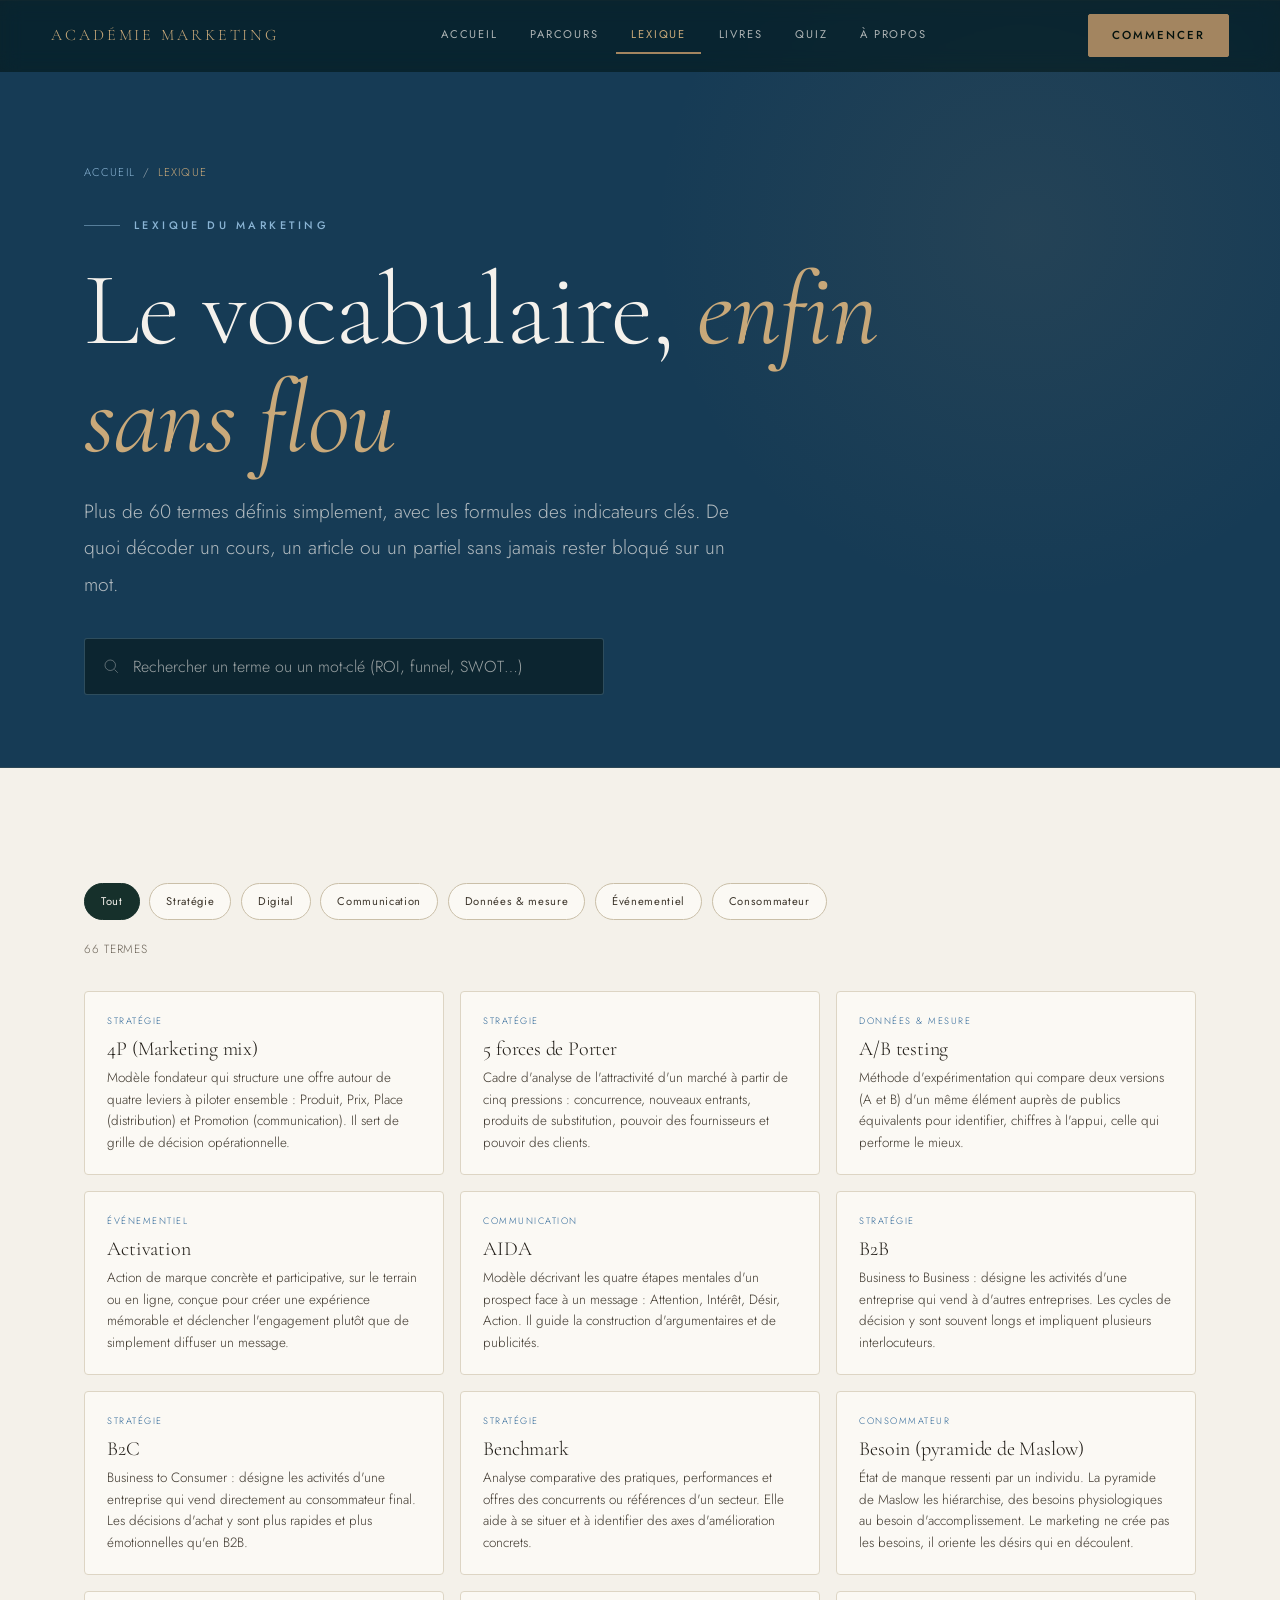
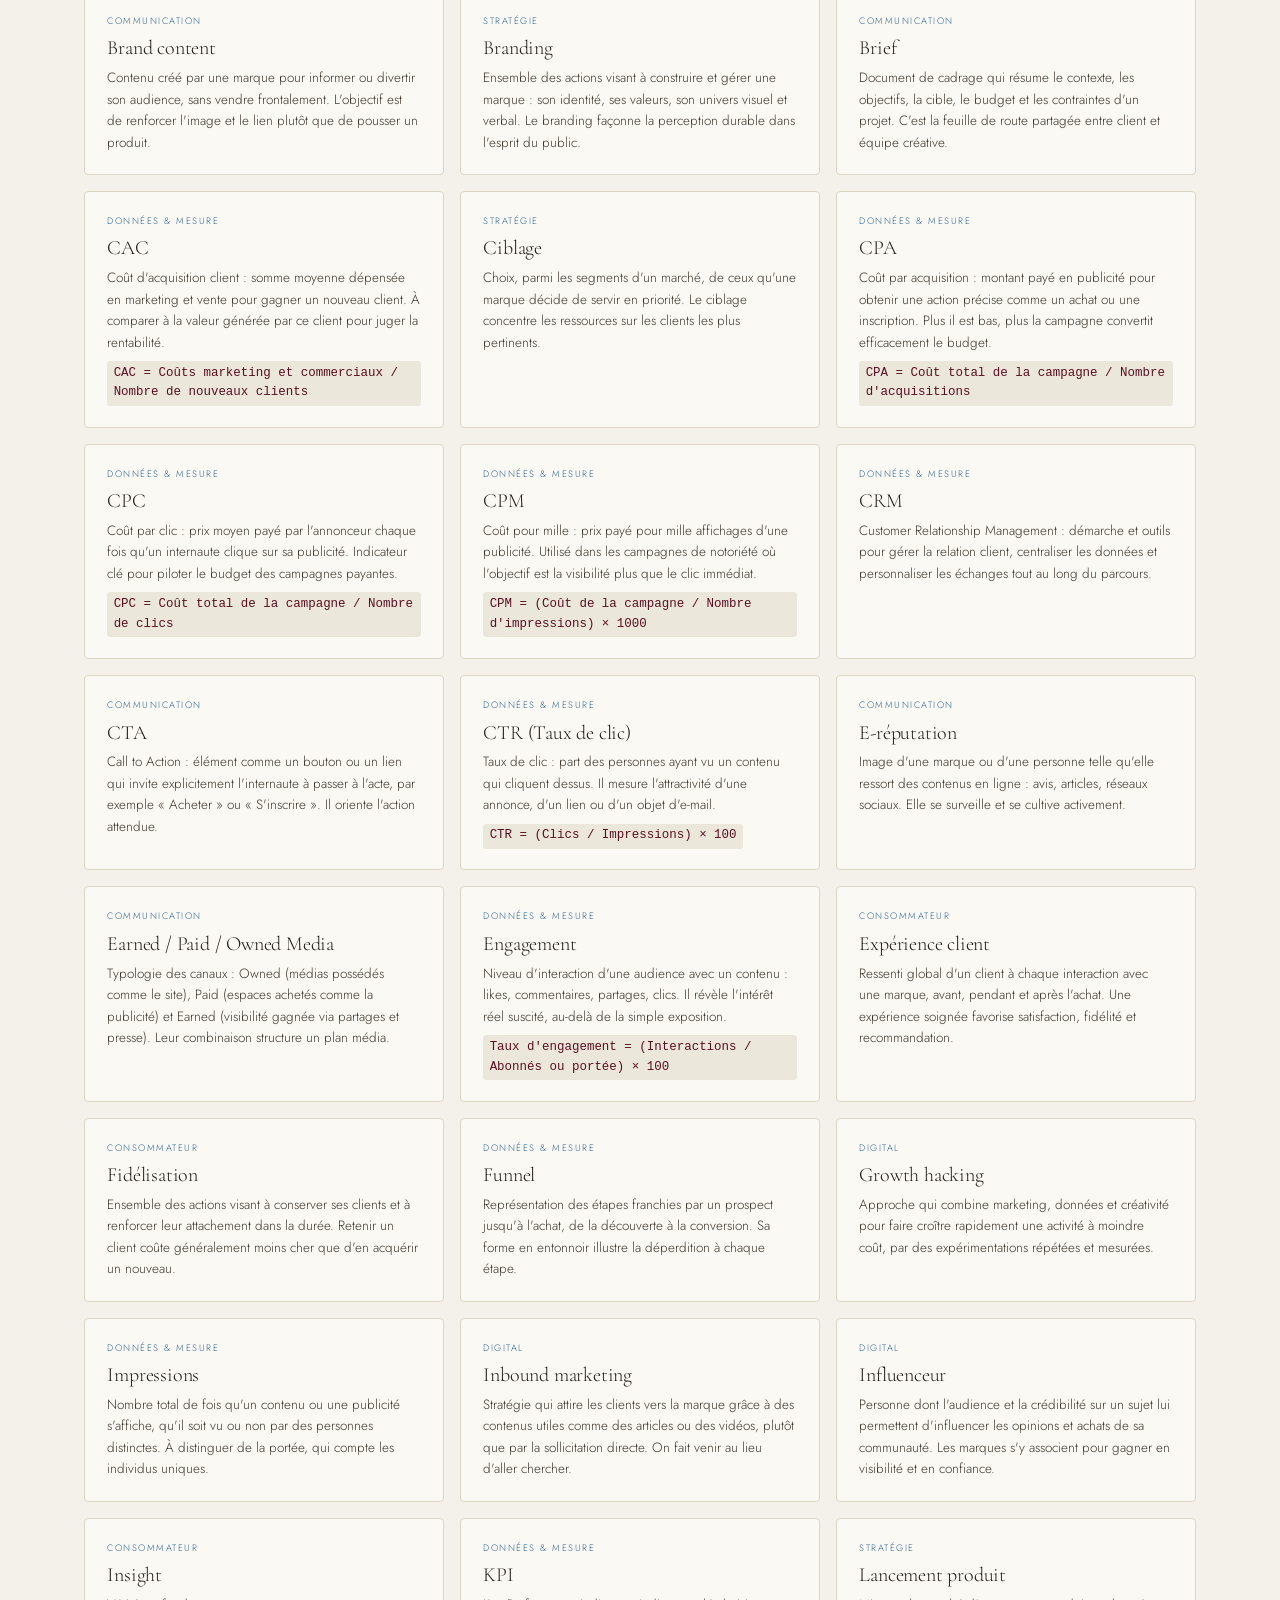
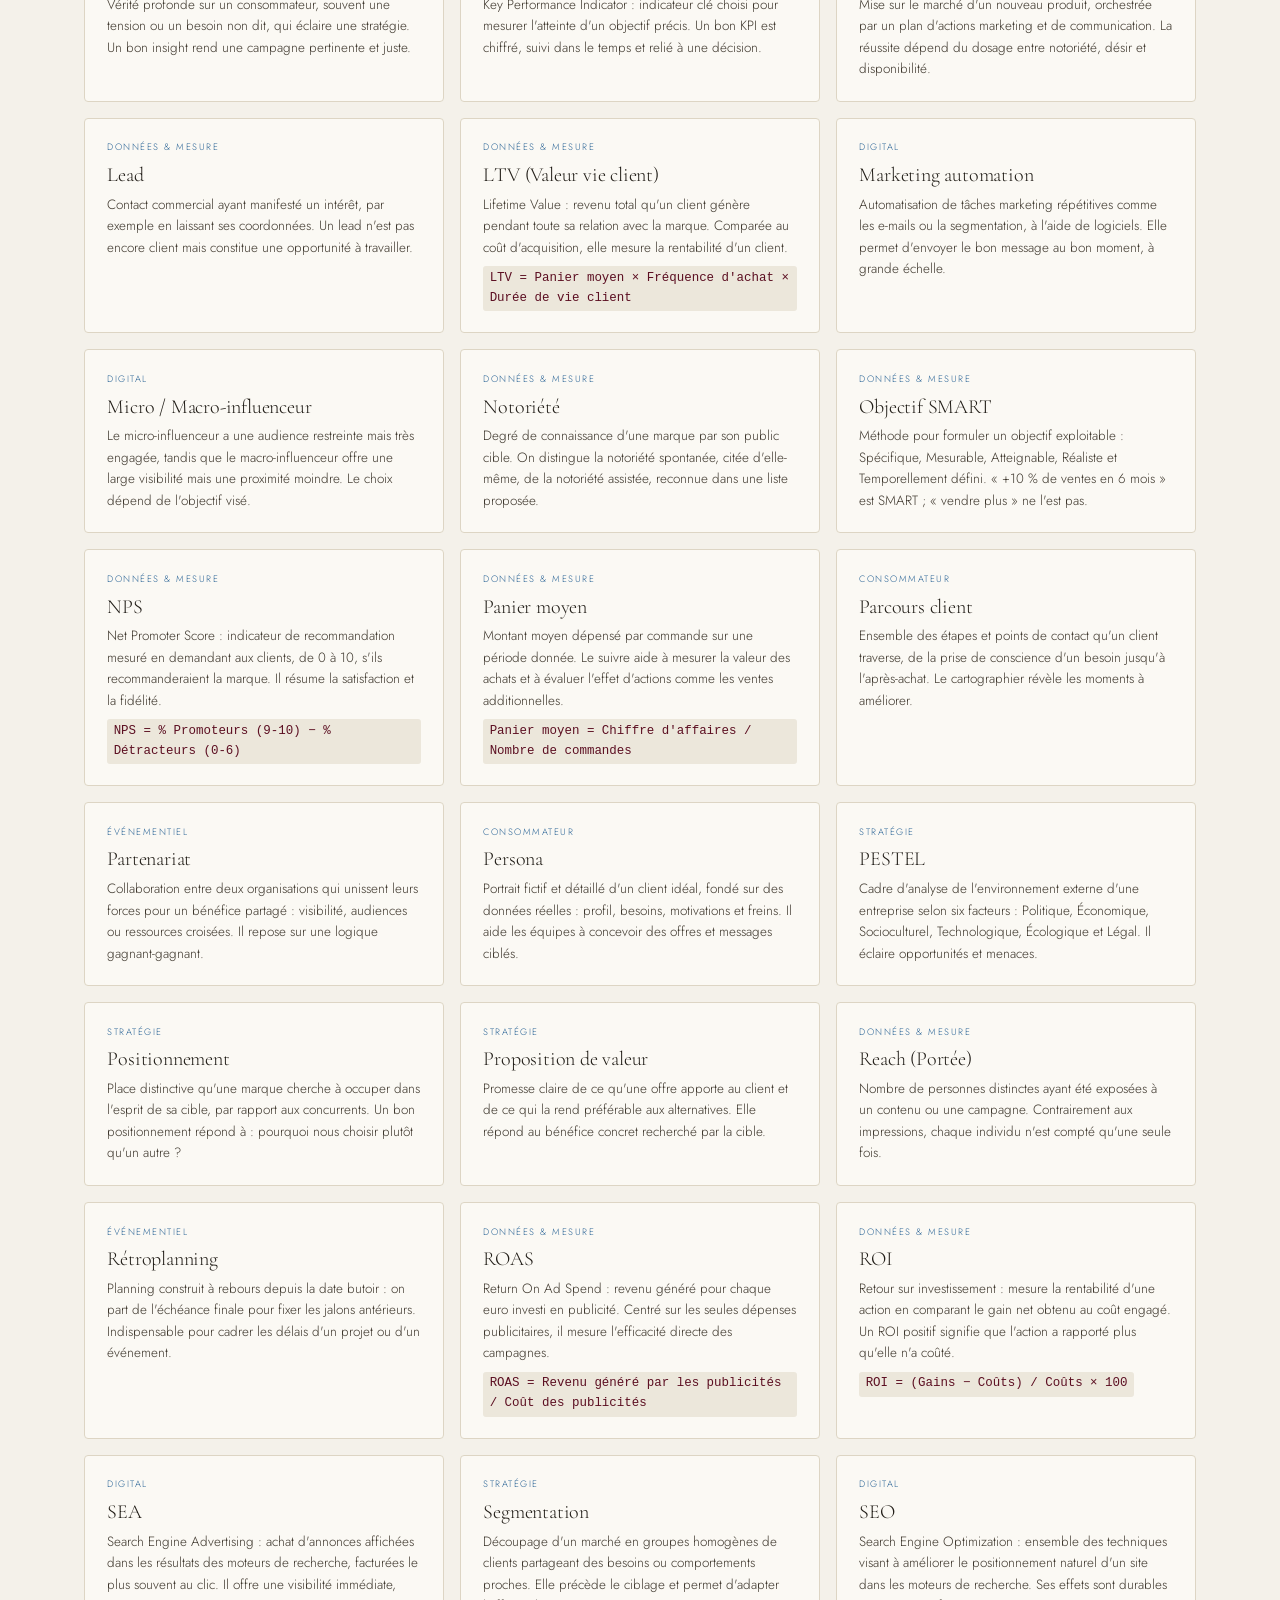
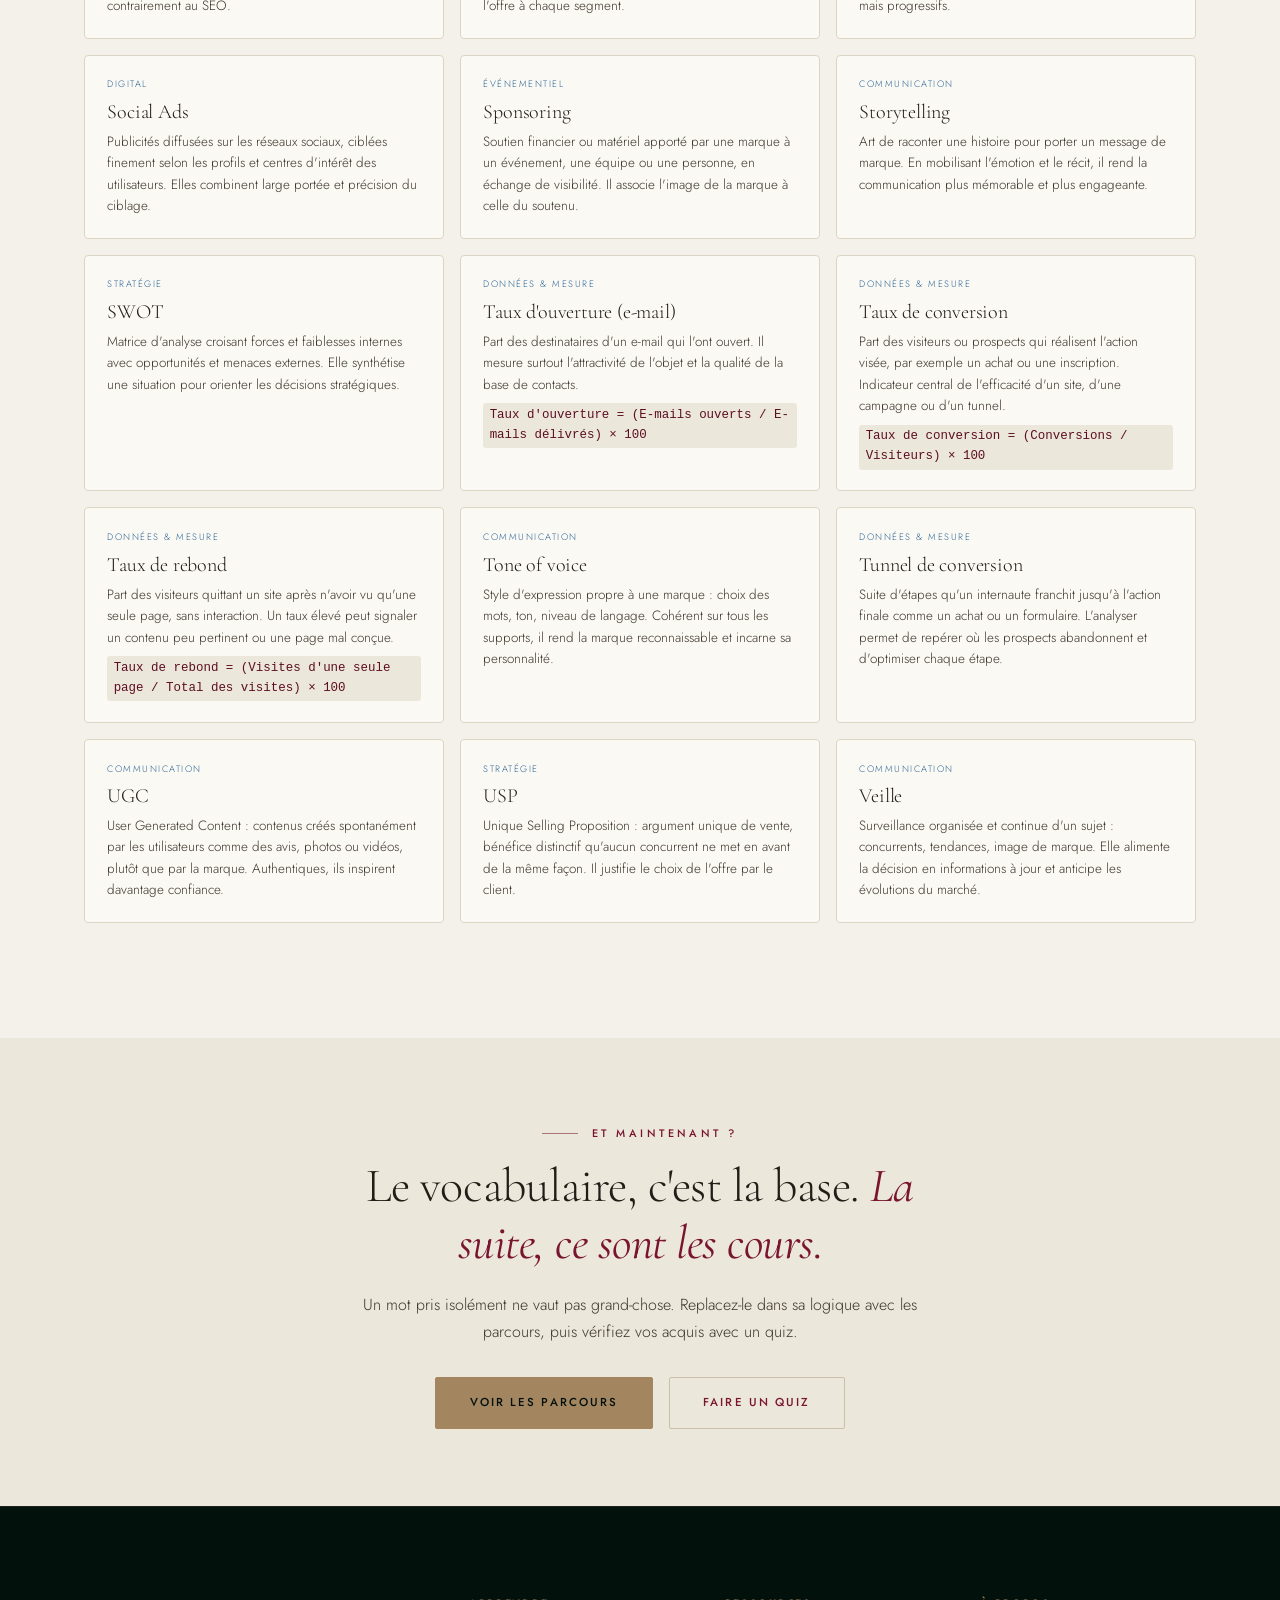
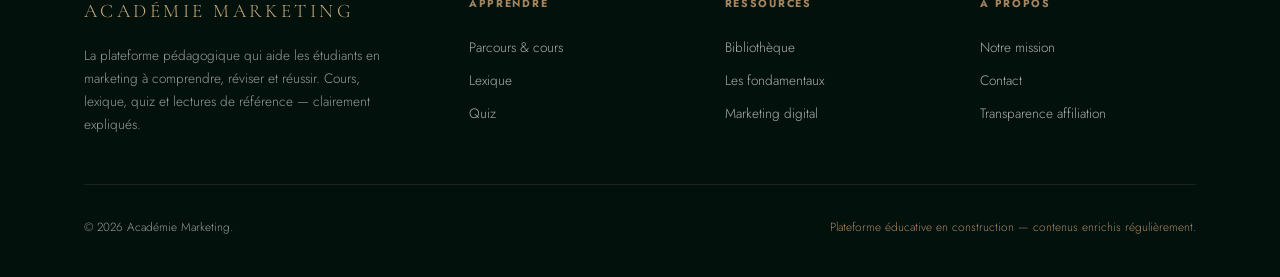
<file: lexique.html>
<!DOCTYPE html>
<html lang="fr">
<head>
<meta charset="UTF-8">
<meta name="viewport" content="width=device-width, initial-scale=1.0">

<title>Lexique du marketing — 66 termes expliqués | Académie Marketing</title>
<meta name="description" content="Le lexique du marketing : plus de 60 termes essentiels définis simplement, avec les formules des indicateurs clés (ROI, CTR, CPM, NPS…). Recherche instantanée et filtres par thème. Gratuit.">
<meta name="keywords" content="lexique marketing, glossaire marketing, définitions marketing, vocabulaire marketing, ROI, KPI, SEO, funnel, persona, SWOT">
<meta name="author" content="Académie Marketing">
<meta name="robots" content="index, follow">
<meta name="theme-color" content="#03110D">
<meta name="color-scheme" content="dark light">
<link rel="canonical" href="https://academie-marketing.fr/lexique.html">

<meta property="og:type" content="website">
<meta property="og:site_name" content="Académie Marketing">
<meta property="og:title" content="Lexique du marketing — 66 termes expliqués">
<meta property="og:description" content="Plus de 60 termes du marketing définis simplement, avec les formules des indicateurs clés. Recherche et filtres par thème.">
<meta property="og:url" content="https://academie-marketing.fr/lexique.html">
<meta property="og:image" content="https://academie-marketing.fr/assets/og-image.jpg">
<meta property="og:locale" content="fr_FR">
<meta name="twitter:card" content="summary_large_image">

<link rel="icon" href="data:image/svg+xml,%3Csvg xmlns='http://www.w3.org/2000/svg' viewBox='0 0 64 64'%3E%3Crect width='64' height='64' rx='13' fill='%2303110D'/%3E%3Crect x='3' y='3' width='58' height='58' rx='11' fill='none' stroke='%23A38560' stroke-width='1'/%3E%3Ctext x='32' y='44' font-family='Georgia,serif' font-size='32' fill='%23c9a97a' text-anchor='middle'%3EA%3C/text%3E%3C/svg%3E">

<link rel="preconnect" href="https://fonts.googleapis.com">
<link rel="preconnect" href="https://fonts.gstatic.com" crossorigin>
<link rel="preload" as="style" href="https://fonts.googleapis.com/css2?family=Cormorant+Garamond:ital,wght@0,300;0,400;0,500;0,600;1,300;1,400;1,500&family=Jost:wght@300;400;500;600&display=swap">
<link rel="stylesheet" href="https://fonts.googleapis.com/css2?family=Cormorant+Garamond:ital,wght@0,300;0,400;0,500;0,600;1,300;1,400;1,500&family=Jost:wght@300;400;500;600&display=swap" media="print" onload="this.media='all'">
<noscript><link rel="stylesheet" href="https://fonts.googleapis.com/css2?family=Cormorant+Garamond:ital,wght@0,300;0,400;0,500;0,600;1,300;1,400;1,500&family=Jost:wght@300;400;500;600&display=swap"></noscript>

<link rel="stylesheet" href="assets/css/style.css">
</head>
<body>

<a class="skip-link" href="#contenu">Aller au contenu</a>

<header class="nav" id="nav" role="banner">
  <a class="nav-logo" href="index.html">Académie Marketing</a>
  <nav class="nav-main" aria-label="Navigation principale">
    <ul class="nav-links">
      <li><a href="index.html">Accueil</a></li>
      <li><a href="cours.html">Parcours</a></li>
      <li><a href="lexique.html" class="active" aria-current="page">Lexique</a></li>
      <li><a href="livres.html">Livres</a></li>
      <li><a href="quiz.html">Quiz</a></li>
      <li><a href="a-propos.html">À propos</a></li>
    </ul>
  </nav>
  <div class="nav-actions">
    <a class="btn btn-primary nav-cta" href="cours.html">Commencer</a>
    <button class="nav-burger" id="burger" aria-label="Ouvrir le menu" aria-expanded="false" aria-controls="mobile-menu">
      <span></span><span></span><span></span>
    </button>
  </div>
</header>

<div class="mobile-menu" id="mobile-menu" aria-hidden="true">
  <nav aria-label="Navigation mobile">
    <a href="index.html">Accueil</a>
    <a href="cours.html">Parcours</a>
    <a href="lexique.html" class="active">Lexique</a>
    <a href="livres.html">Livres</a>
    <a href="quiz.html">Quiz</a>
    <a href="a-propos.html">À propos</a>
    <a class="btn btn-primary" href="cours.html">Commencer les cours</a>
  </nav>
</div>

<main id="contenu">

  <header class="page-header on-dark is-savoir">
    <div class="container">
      <nav class="breadcrumb" aria-label="Fil d'Ariane">
        <a href="index.html">Accueil</a><span class="sep" aria-hidden="true">/</span><span aria-current="page">Lexique</span>
      </nav>
      <span class="eyebrow is-bleu">Lexique du marketing</span>
      <h1 class="display">Le vocabulaire, <em>enfin sans flou</em></h1>
      <p class="lead">Plus de 60 termes définis simplement, avec les formules des indicateurs clés. De quoi décoder un cours, un article ou un partiel sans jamais rester bloqué sur un mot.</p>
      <form class="hero-search search-box" id="lex-form" role="search" onsubmit="return false;">
        <svg class="search-icon" viewBox="0 0 24 24" fill="none" stroke="currentColor" aria-hidden="true"><circle cx="11" cy="11" r="7"/><line x1="21" y1="21" x2="16.65" y2="16.65"/></svg>
        <input type="search" id="lex-search" placeholder="Rechercher un terme ou un mot-clé (ROI, funnel, SWOT…)" aria-label="Rechercher dans le lexique" autocomplete="off">
      </form>
    </div>
  </header>

  <section class="section on-paper">
    <div class="container">

      <div class="lex-toolbar">
        <div class="chip-row" id="lex-cats" role="tablist" aria-label="Filtrer par thème">
          <button class="chip active" data-cat="all" type="button">Tout</button>
          <button class="chip" data-cat="Stratégie" type="button">Stratégie</button>
          <button class="chip" data-cat="Digital" type="button">Digital</button>
          <button class="chip" data-cat="Communication" type="button">Communication</button>
          <button class="chip" data-cat="Données &amp; mesure" type="button">Données &amp; mesure</button>
          <button class="chip" data-cat="Événementiel" type="button">Événementiel</button>
          <button class="chip" data-cat="Consommateur" type="button">Consommateur</button>
        </div>
        <div class="lex-count" id="lex-count" aria-live="polite"></div>
      </div>

      <h2 class="sr-only" style="position:absolute;width:1px;height:1px;overflow:hidden;clip:rect(0 0 0 0);">Tous les termes</h2>
      <div class="lex-grid" id="lex-grid"></div>

      <noscript>
        <p class="lex-empty">Le lexique interactif nécessite JavaScript pour la recherche et les filtres. Activez-le pour explorer les 66 termes.</p>
      </noscript>
    </div>
  </section>

  <section class="section is-tight on-paper is-alt">
    <div class="container-narrow text-center">
      <span class="eyebrow is-centered" style="justify-content:center;">Et maintenant ?</span>
      <h2 style="margin:1rem 0 1.2rem;">Le vocabulaire, c'est la base. <em>La suite, ce sont les cours.</em></h2>
      <p style="margin:0 auto 2rem;color:var(--on-paper-muted);">Un mot pris isolément ne vaut pas grand-chose. Replacez-le dans sa logique avec les parcours, puis vérifiez vos acquis avec un quiz.</p>
      <div class="cluster" style="justify-content:center;">
        <a class="btn btn-primary" href="cours.html">Voir les parcours</a>
        <a class="btn btn-secondary" href="quiz.html">Faire un quiz</a>
      </div>
    </div>
  </section>

</main>

<footer class="footer" role="contentinfo">
  <div class="container">
    <div class="footer-top">
      <div class="footer-brand">
        <a class="nav-logo" href="index.html">Académie Marketing</a>
        <p>La plateforme pédagogique qui aide les étudiants en marketing à comprendre, réviser et réussir. Cours, lexique, quiz et lectures de référence — clairement expliqués.</p>
      </div>
      <div class="footer-col">
        <h5>Apprendre</h5>
        <a href="cours.html">Parcours &amp; cours</a>
        <a href="lexique.html">Lexique</a>
        <a href="quiz.html">Quiz</a>
      </div>
      <div class="footer-col">
        <h5>Ressources</h5>
        <a href="livres.html">Bibliothèque</a>
        <a href="cours/fondamentaux-du-marketing.html">Les fondamentaux</a>
        <a href="cours/marketing-digital.html">Marketing digital</a>
      </div>
      <div class="footer-col">
        <h5>À propos</h5>
        <a href="a-propos.html">Notre mission</a>
        <a href="a-propos.html#contact">Contact</a>
        <a href="a-propos.html#affiliation">Transparence affiliation</a>
      </div>
    </div>
    <div class="footer-bottom">
      <p>&copy; <span data-year></span> Académie Marketing.</p>
      <p class="placeholder-note">Plateforme éducative en construction — contenus enrichis régulièrement.</p>
    </div>
  </div>
</footer>

<button class="to-top" id="to-top" aria-label="Revenir en haut">
  <svg viewBox="0 0 24 24" fill="none" stroke="currentColor" aria-hidden="true"><path d="m6 14 6-6 6 6"/></svg>
</button>

<script src="assets/js/data-lexique.js"></script>
<script>
(function () {
  var grid = document.getElementById('lex-grid');
  var search = document.getElementById('lex-search');
  var countEl = document.getElementById('lex-count');
  var chips = Array.prototype.slice.call(document.querySelectorAll('#lex-cats .chip'));
  var activeCat = 'all';

  function norm(s) { return s.toLowerCase().normalize('NFD').replace(/[̀-ͯ]/g, ''); }
  function esc(s) { return s.replace(/[&<>"]/g, function (c) { return { '&': '&amp;', '<': '&lt;', '>': '&gt;', '"': '&quot;' }[c]; }); }
  function hl(text, q) {
    var e = esc(text);
    if (!q) return e;
    try {
      var rx = new RegExp('(' + q.replace(/[.*+?^${}()|[\]\\]/g, '\\$&') + ')', 'ig');
      return e.replace(rx, '<mark>$1</mark>');
    } catch (_) { return e; }
  }

  function render() {
    var q = search.value.trim();
    var nq = norm(q);
    var list = LEXIQUE.filter(function (i) {
      var okCat = activeCat === 'all' || i.cat === activeCat;
      var okQ = !nq || norm(i.term).indexOf(nq) !== -1 || norm(i.def).indexOf(nq) !== -1;
      return okCat && okQ;
    });
    countEl.textContent = list.length + (list.length > 1 ? ' termes' : ' terme');
    if (!list.length) {
      grid.innerHTML = '<p class="lex-empty">Aucun terme ne correspond à « ' + esc(q) + ' ». Essayez un autre mot-clé ou réinitialisez les filtres.</p>';
      return;
    }
    grid.innerHTML = list.map(function (i) {
      return '<article class="lex-item">' +
        '<div class="lex-cat">' + esc(i.cat) + '</div>' +
        '<h3 class="lex-term">' + hl(i.term, q) + '</h3>' +
        '<p class="lex-def">' + hl(i.def, q) + (i.formula ? '<span class="lex-formula">' + esc(i.formula) + '</span>' : '') + '</p>' +
        '</article>';
    }).join('');
  }

  chips.forEach(function (chip) {
    chip.addEventListener('click', function () {
      chips.forEach(function (c) { c.classList.remove('active'); });
      chip.classList.add('active');
      activeCat = chip.getAttribute('data-cat');
      render();
    });
  });
  search.addEventListener('input', render);

  // Pré-remplissage depuis ?q= (liens des cours et recherche d'accueil)
  try {
    var params = new URLSearchParams(window.location.search);
    var q0 = params.get('q');
    if (q0) { search.value = q0; }
  } catch (_) {}

  render();
})();
</script>
<script src="assets/js/main.js" defer></script>
</body>
</html>
</file>
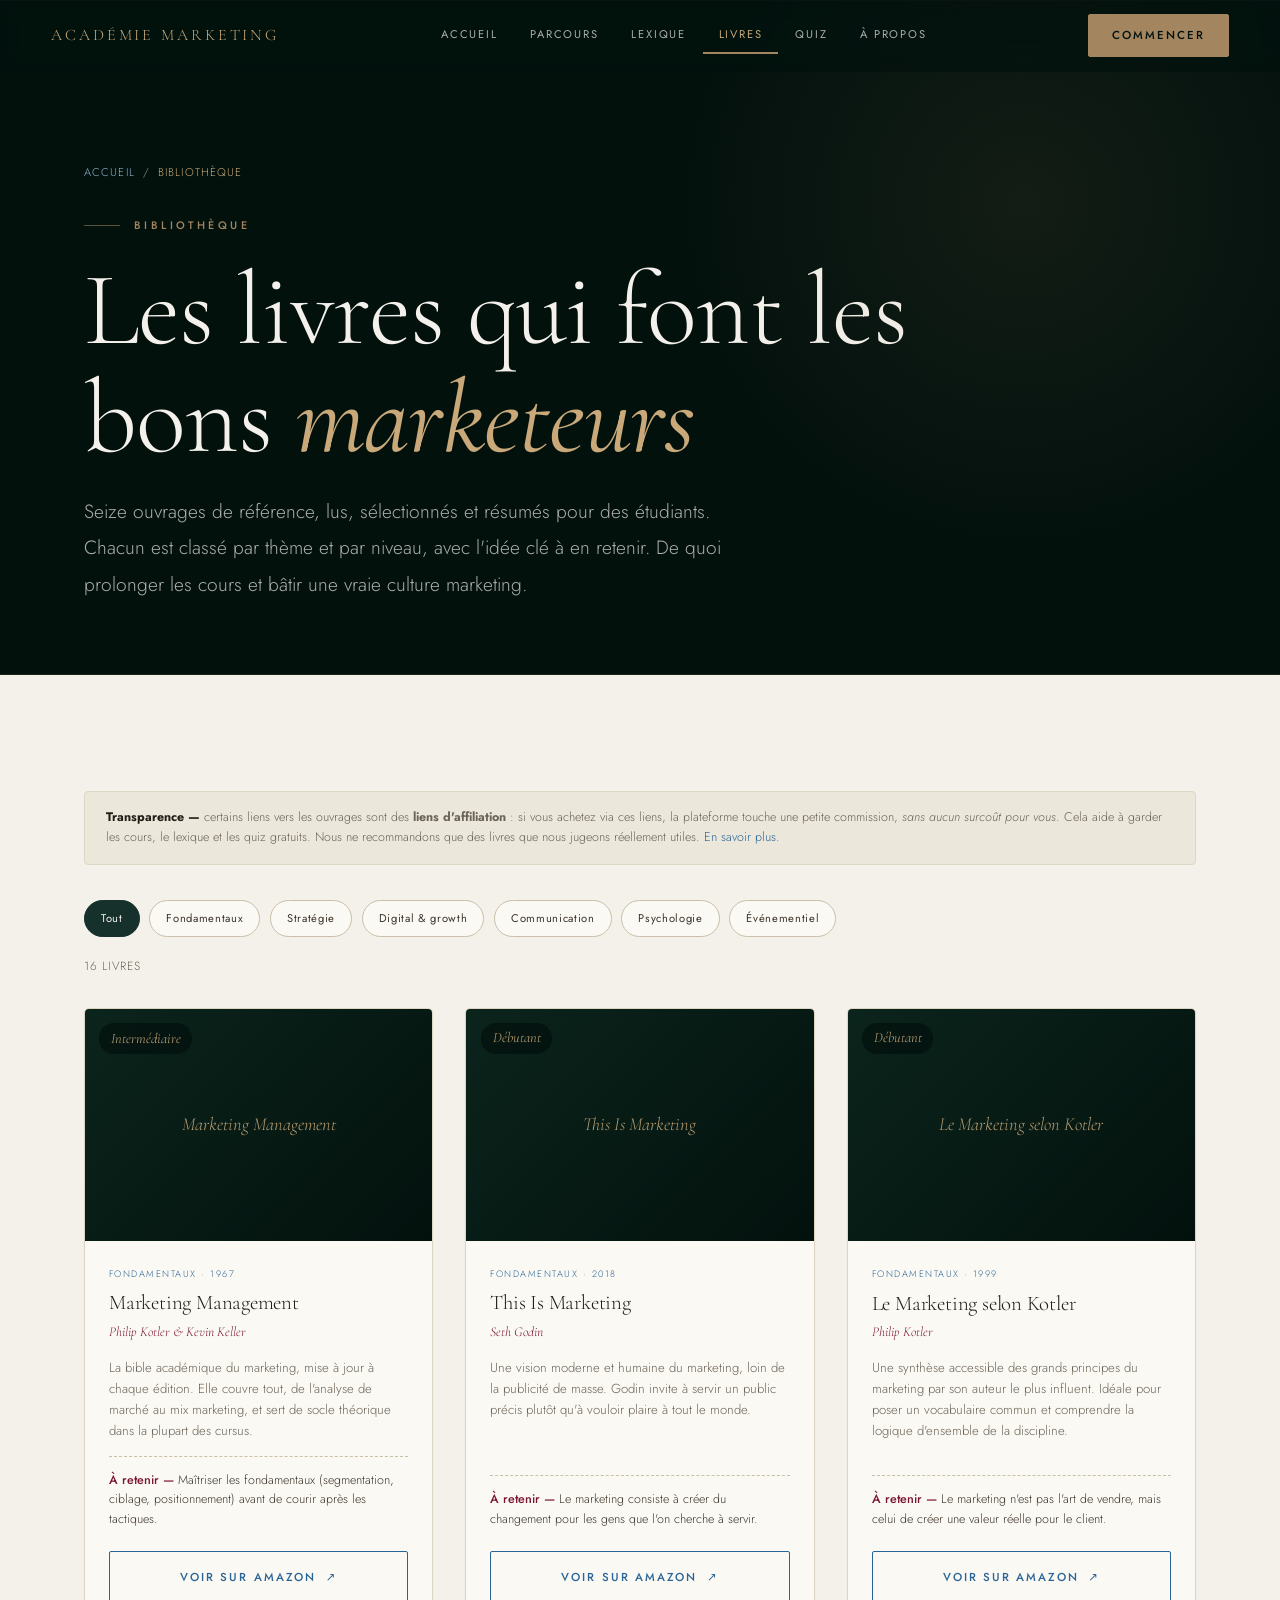
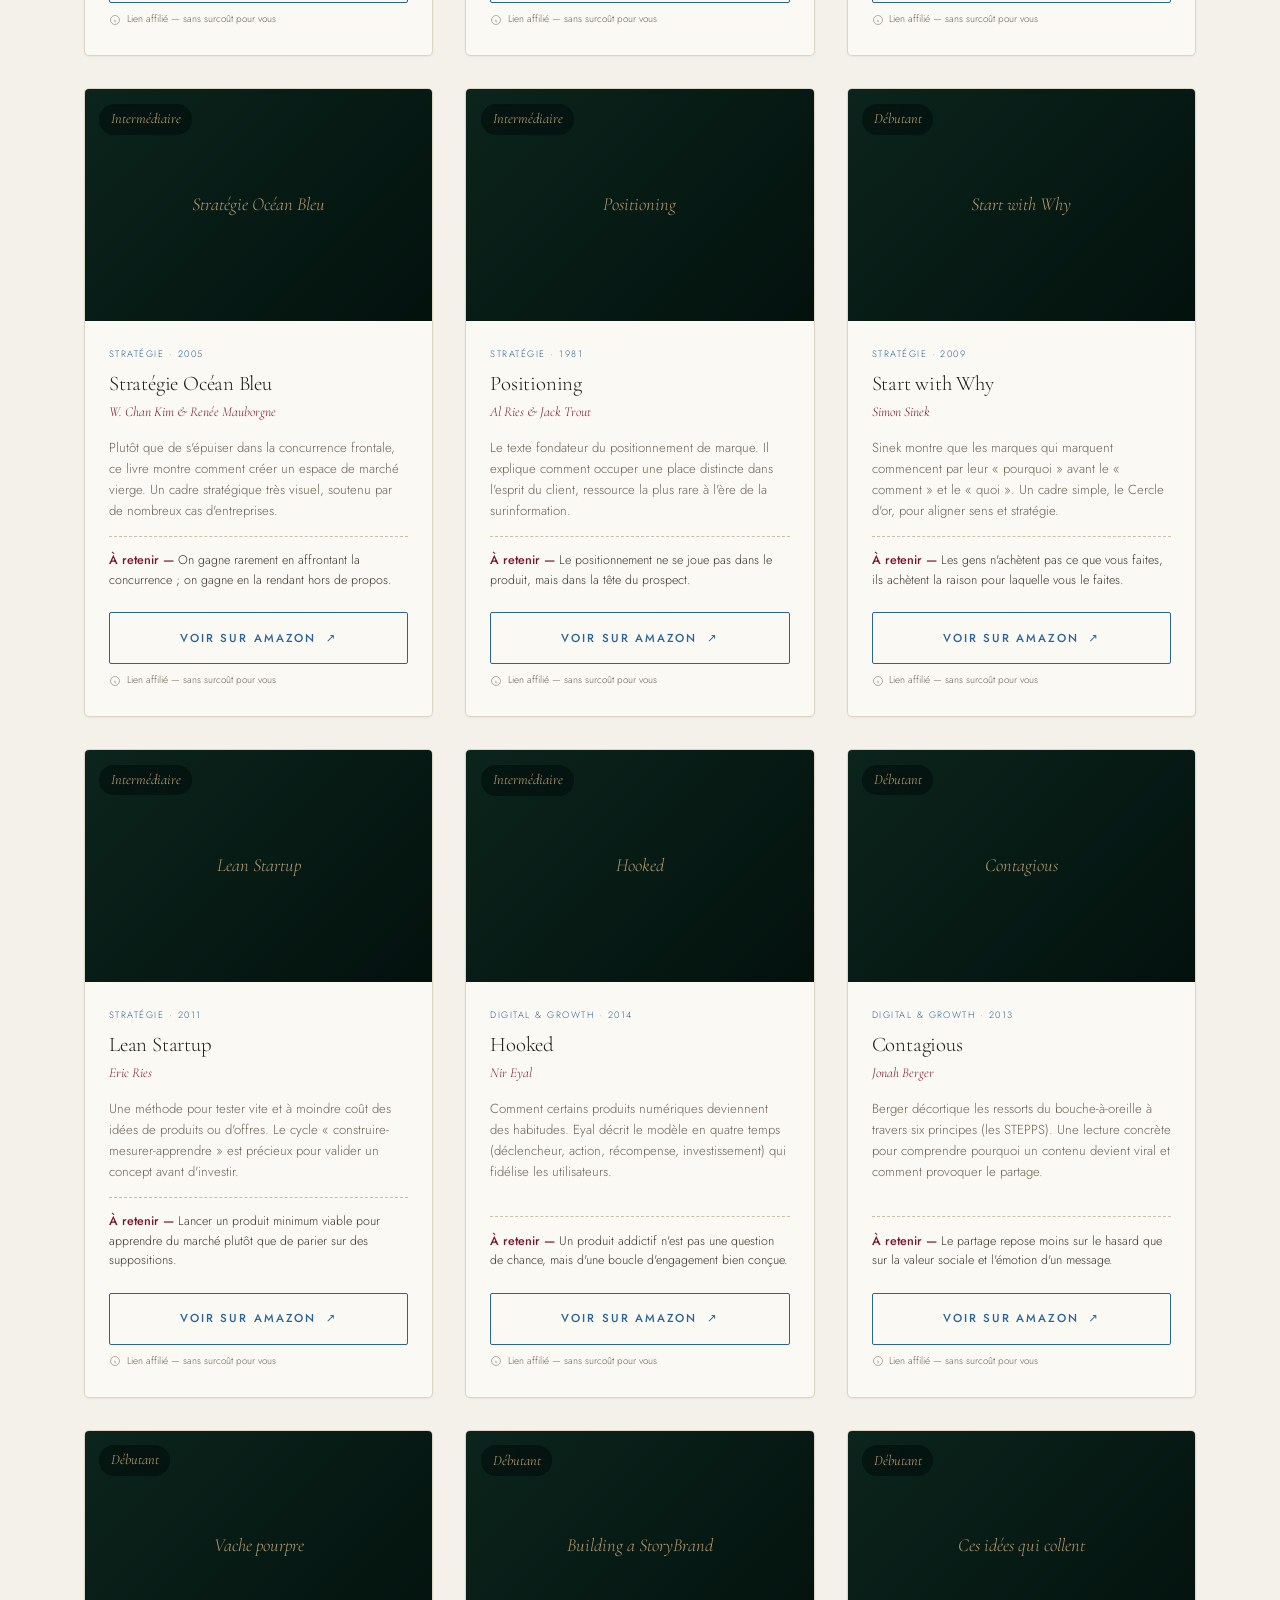
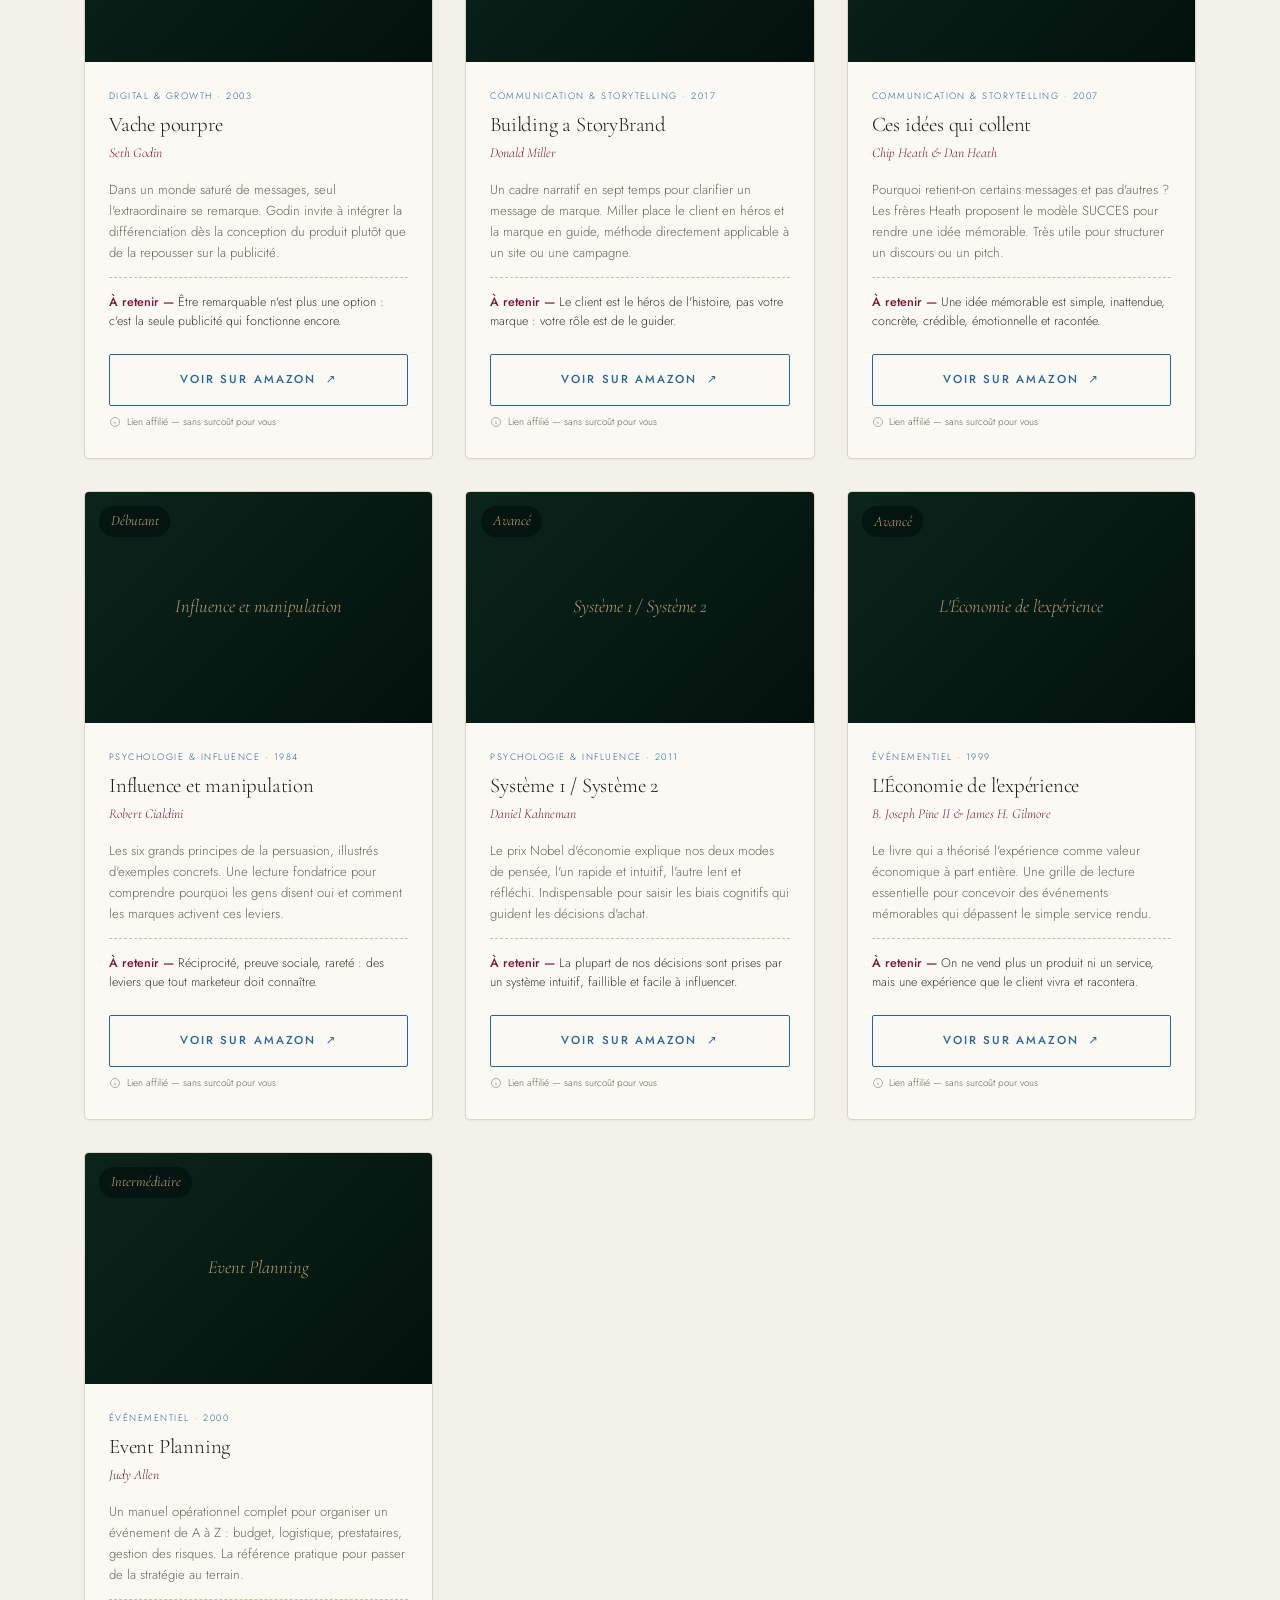
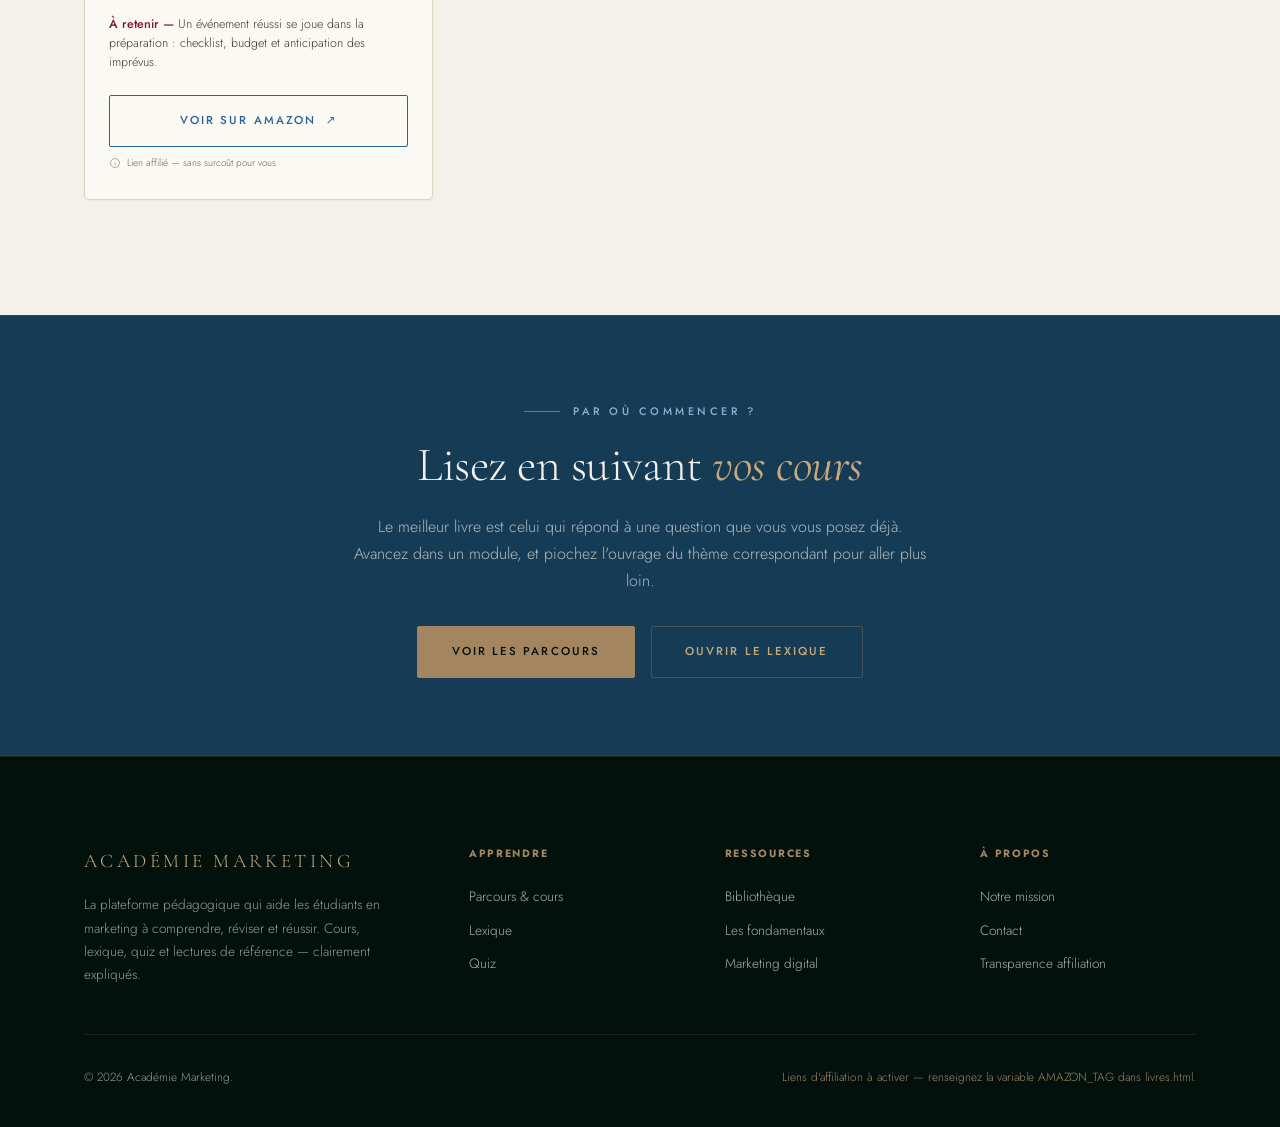
<file: livres.html>
<!DOCTYPE html>
<html lang="fr">
<head>
<meta charset="UTF-8">
<meta name="viewport" content="width=device-width, initial-scale=1.0">

<title>Bibliothèque du marketing — 16 livres de référence | Académie Marketing</title>
<meta name="description" content="La bibliothèque du marketing : 16 ouvrages de référence sélectionnés et commentés pour étudiants, classés par thème et par niveau. Fondamentaux, stratégie, digital, influence, événementiel.">
<meta name="keywords" content="livres marketing, meilleurs livres marketing, bibliographie marketing, Kotler, Cialdini, Seth Godin, lectures marketing étudiant">
<meta name="author" content="Académie Marketing">
<meta name="robots" content="index, follow">
<meta name="theme-color" content="#03110D">
<meta name="color-scheme" content="dark light">
<link rel="canonical" href="https://academie-marketing.fr/livres.html">

<meta property="og:type" content="website">
<meta property="og:site_name" content="Académie Marketing">
<meta property="og:title" content="Bibliothèque du marketing — 16 livres de référence">
<meta property="og:description" content="16 ouvrages de référence sélectionnés et commentés pour étudiants en marketing, classés par thème et par niveau.">
<meta property="og:url" content="https://academie-marketing.fr/livres.html">
<meta property="og:image" content="https://academie-marketing.fr/assets/og-image.jpg">
<meta property="og:locale" content="fr_FR">
<meta name="twitter:card" content="summary_large_image">

<link rel="icon" href="data:image/svg+xml,%3Csvg xmlns='http://www.w3.org/2000/svg' viewBox='0 0 64 64'%3E%3Crect width='64' height='64' rx='13' fill='%2303110D'/%3E%3Crect x='3' y='3' width='58' height='58' rx='11' fill='none' stroke='%23A38560' stroke-width='1'/%3E%3Ctext x='32' y='44' font-family='Georgia,serif' font-size='32' fill='%23c9a97a' text-anchor='middle'%3EA%3C/text%3E%3C/svg%3E">

<link rel="preconnect" href="https://fonts.googleapis.com">
<link rel="preconnect" href="https://fonts.gstatic.com" crossorigin>
<link rel="preload" as="style" href="https://fonts.googleapis.com/css2?family=Cormorant+Garamond:ital,wght@0,300;0,400;0,500;0,600;1,300;1,400;1,500&family=Jost:wght@300;400;500;600&display=swap">
<link rel="stylesheet" href="https://fonts.googleapis.com/css2?family=Cormorant+Garamond:ital,wght@0,300;0,400;0,500;0,600;1,300;1,400;1,500&family=Jost:wght@300;400;500;600&display=swap" media="print" onload="this.media='all'">
<noscript><link rel="stylesheet" href="https://fonts.googleapis.com/css2?family=Cormorant+Garamond:ital,wght@0,300;0,400;0,500;0,600;1,300;1,400;1,500&family=Jost:wght@300;400;500;600&display=swap"></noscript>

<link rel="stylesheet" href="assets/css/style.css">
</head>
<body>

<a class="skip-link" href="#contenu">Aller au contenu</a>

<header class="nav" id="nav" role="banner">
  <a class="nav-logo" href="index.html">Académie Marketing</a>
  <nav class="nav-main" aria-label="Navigation principale">
    <ul class="nav-links">
      <li><a href="index.html">Accueil</a></li>
      <li><a href="cours.html">Parcours</a></li>
      <li><a href="lexique.html">Lexique</a></li>
      <li><a href="livres.html" class="active" aria-current="page">Livres</a></li>
      <li><a href="quiz.html">Quiz</a></li>
      <li><a href="a-propos.html">À propos</a></li>
    </ul>
  </nav>
  <div class="nav-actions">
    <a class="btn btn-primary nav-cta" href="cours.html">Commencer</a>
    <button class="nav-burger" id="burger" aria-label="Ouvrir le menu" aria-expanded="false" aria-controls="mobile-menu">
      <span></span><span></span><span></span>
    </button>
  </div>
</header>

<div class="mobile-menu" id="mobile-menu" aria-hidden="true">
  <nav aria-label="Navigation mobile">
    <a href="index.html">Accueil</a>
    <a href="cours.html">Parcours</a>
    <a href="lexique.html">Lexique</a>
    <a href="livres.html" class="active">Livres</a>
    <a href="quiz.html">Quiz</a>
    <a href="a-propos.html">À propos</a>
    <a class="btn btn-primary" href="cours.html">Commencer les cours</a>
  </nav>
</div>

<main id="contenu">

  <header class="page-header on-dark is-deep">
    <div class="container">
      <nav class="breadcrumb" aria-label="Fil d'Ariane">
        <a href="index.html">Accueil</a><span class="sep" aria-hidden="true">/</span><span aria-current="page">Bibliothèque</span>
      </nav>
      <span class="eyebrow">Bibliothèque</span>
      <h1 class="display">Les livres qui font les bons <em>marketeurs</em></h1>
      <p class="lead">Seize ouvrages de référence, lus, sélectionnés et résumés pour des étudiants. Chacun est classé par thème et par niveau, avec l'idée clé à en retenir. De quoi prolonger les cours et bâtir une vraie culture marketing.</p>
    </div>
  </header>

  <section class="section on-paper">
    <div class="container">

      <div class="aff-disclosure reveal" style="margin-bottom:2.2rem;">
        <strong style="color:var(--on-paper);">Transparence —</strong> certains liens vers les ouvrages sont des <strong>liens d'affiliation</strong> : si vous achetez via ces liens, la plateforme touche une petite commission, <em>sans aucun surcoût pour vous</em>. Cela aide à garder les cours, le lexique et les quiz gratuits. Nous ne recommandons que des livres que nous jugeons réellement utiles. <a href="a-propos.html#affiliation">En savoir plus</a>.
      </div>

      <div class="lex-toolbar">
        <div class="chip-row" id="book-cats" aria-label="Filtrer par thème">
          <button class="chip active" data-cat="all" type="button">Tout</button>
          <button class="chip" data-cat="Fondamentaux" type="button">Fondamentaux</button>
          <button class="chip" data-cat="Stratégie" type="button">Stratégie</button>
          <button class="chip" data-cat="Digital &amp; growth" type="button">Digital &amp; growth</button>
          <button class="chip" data-cat="Communication &amp; storytelling" type="button">Communication</button>
          <button class="chip" data-cat="Psychologie &amp; influence" type="button">Psychologie</button>
          <button class="chip" data-cat="Événementiel" type="button">Événementiel</button>
        </div>
        <div class="lex-count" id="book-count" aria-live="polite"></div>
      </div>

      <h2 style="position:absolute;width:1px;height:1px;overflow:hidden;clip:rect(0 0 0 0);">Liste des ouvrages</h2>
      <div class="books-grid" id="books-grid"></div>
    </div>
  </section>

  <section class="section is-tight on-dark is-savoir">
    <div class="container-narrow text-center">
      <span class="eyebrow is-bleu is-centered" style="justify-content:center;">Par où commencer ?</span>
      <h2 style="margin:1rem 0 1.2rem;">Lisez en suivant <em>vos cours</em></h2>
      <p style="margin:0 auto 2rem;color:var(--on-dark-muted);">Le meilleur livre est celui qui répond à une question que vous vous posez déjà. Avancez dans un module, et piochez l'ouvrage du thème correspondant pour aller plus loin.</p>
      <div class="cluster" style="justify-content:center;">
        <a class="btn btn-primary" href="cours.html">Voir les parcours</a>
        <a class="btn btn-secondary" href="lexique.html">Ouvrir le lexique</a>
      </div>
    </div>
  </section>

</main>

<footer class="footer" role="contentinfo">
  <div class="container">
    <div class="footer-top">
      <div class="footer-brand">
        <a class="nav-logo" href="index.html">Académie Marketing</a>
        <p>La plateforme pédagogique qui aide les étudiants en marketing à comprendre, réviser et réussir. Cours, lexique, quiz et lectures de référence — clairement expliqués.</p>
      </div>
      <div class="footer-col">
        <h5>Apprendre</h5>
        <a href="cours.html">Parcours &amp; cours</a>
        <a href="lexique.html">Lexique</a>
        <a href="quiz.html">Quiz</a>
      </div>
      <div class="footer-col">
        <h5>Ressources</h5>
        <a href="livres.html">Bibliothèque</a>
        <a href="cours/fondamentaux-du-marketing.html">Les fondamentaux</a>
        <a href="cours/marketing-digital.html">Marketing digital</a>
      </div>
      <div class="footer-col">
        <h5>À propos</h5>
        <a href="a-propos.html">Notre mission</a>
        <a href="a-propos.html#contact">Contact</a>
        <a href="a-propos.html#affiliation">Transparence affiliation</a>
      </div>
    </div>
    <div class="footer-bottom">
      <p>&copy; <span data-year></span> Académie Marketing.</p>
      <p class="placeholder-note">Liens d'affiliation à activer — renseignez la variable AMAZON_TAG dans livres.html.</p>
    </div>
  </div>
</footer>

<button class="to-top" id="to-top" aria-label="Revenir en haut">
  <svg viewBox="0 0 24 24" fill="none" stroke="currentColor" aria-hidden="true"><path d="m6 14 6-6 6 6"/></svg>
</button>

<script src="assets/js/data-livres.js"></script>
<script>
(function () {
  /* ====== AFFILIATION ======
     Remplacez la valeur ci-dessous par votre identifiant Amazon Partenaires
     (ex. "academie-21"). Tous les liens livres l'utiliseront automatiquement. */
  var AMAZON_TAG = "votretag-21";

  var grid = document.getElementById('books-grid');
  var countEl = document.getElementById('book-count');
  var chips = Array.prototype.slice.call(document.querySelectorAll('#book-cats .chip'));
  var activeCat = 'all';

  var LEVEL_BADGE = { 'Débutant': 'badge-vert', 'Intermédiaire': 'badge-dore', 'Avancé': 'badge-bordeaux' };

  function esc(s) { return String(s).replace(/[&<>"]/g, function (c) { return { '&': '&amp;', '<': '&lt;', '>': '&gt;', '"': '&quot;' }[c]; }); }
  function shortTitle(t) { return t.split(':')[0].trim(); }
  function affLink(b) {
    var q = shortTitle(b.title) + ' ' + b.author.split('&')[0].trim();
    return 'https://www.amazon.fr/s?k=' + encodeURIComponent(q) + '&tag=' + encodeURIComponent(AMAZON_TAG);
  }

  function card(b) {
    var st = shortTitle(b.title);
    var badge = LEVEL_BADGE[b.level] || 'badge-bleu';
    return '<article class="book-card">' +
      '<div class="book-cover"><span class="book-rank">' + esc(b.level) + '</span>' +
        '<span class="book-spine">' + esc(st) + '</span></div>' +
      '<div class="book-body">' +
        '<div class="book-type">' + esc(b.cat) + ' · ' + esc(b.year) + '</div>' +
        '<h3>' + esc(st) + '</h3>' +
        '<div class="book-author">' + esc(b.author) + '</div>' +
        '<p class="book-desc">' + esc(b.blurb) + '</p>' +
        '<p class="book-take"><b>À retenir —</b> ' + esc(b.takeaway) + '</p>' +
        '<div class="book-foot">' +
          '<a class="btn btn-link" href="' + affLink(b) + '" target="_blank" rel="sponsored noopener nofollow">' +
            'Voir sur Amazon <span class="arrow" aria-hidden="true">↗</span></a>' +
          '<span class="aff-note"><svg viewBox="0 0 24 24" width="12" height="12" fill="none" stroke="currentColor" aria-hidden="true"><circle cx="12" cy="12" r="9"/><path d="M12 8h.01M11 12h1v4h1"/></svg> Lien affilié — sans surcoût pour vous</span>' +
        '</div>' +
      '</div>' +
    '</article>';
  }

  function render() {
    var list = LIVRES.filter(function (b) { return activeCat === 'all' || b.cat === activeCat; });
    countEl.textContent = list.length + (list.length > 1 ? ' livres' : ' livre');
    grid.innerHTML = list.length ? list.map(card).join('') : '<p class="lex-empty">Aucun ouvrage dans cette catégorie pour le moment.</p>';
  }

  chips.forEach(function (chip) {
    chip.addEventListener('click', function () {
      chips.forEach(function (c) { c.classList.remove('active'); });
      chip.classList.add('active');
      activeCat = chip.getAttribute('data-cat');
      render();
    });
  });

  render();
})();
</script>
<script src="assets/js/main.js" defer></script>
</body>
</html>
</file>
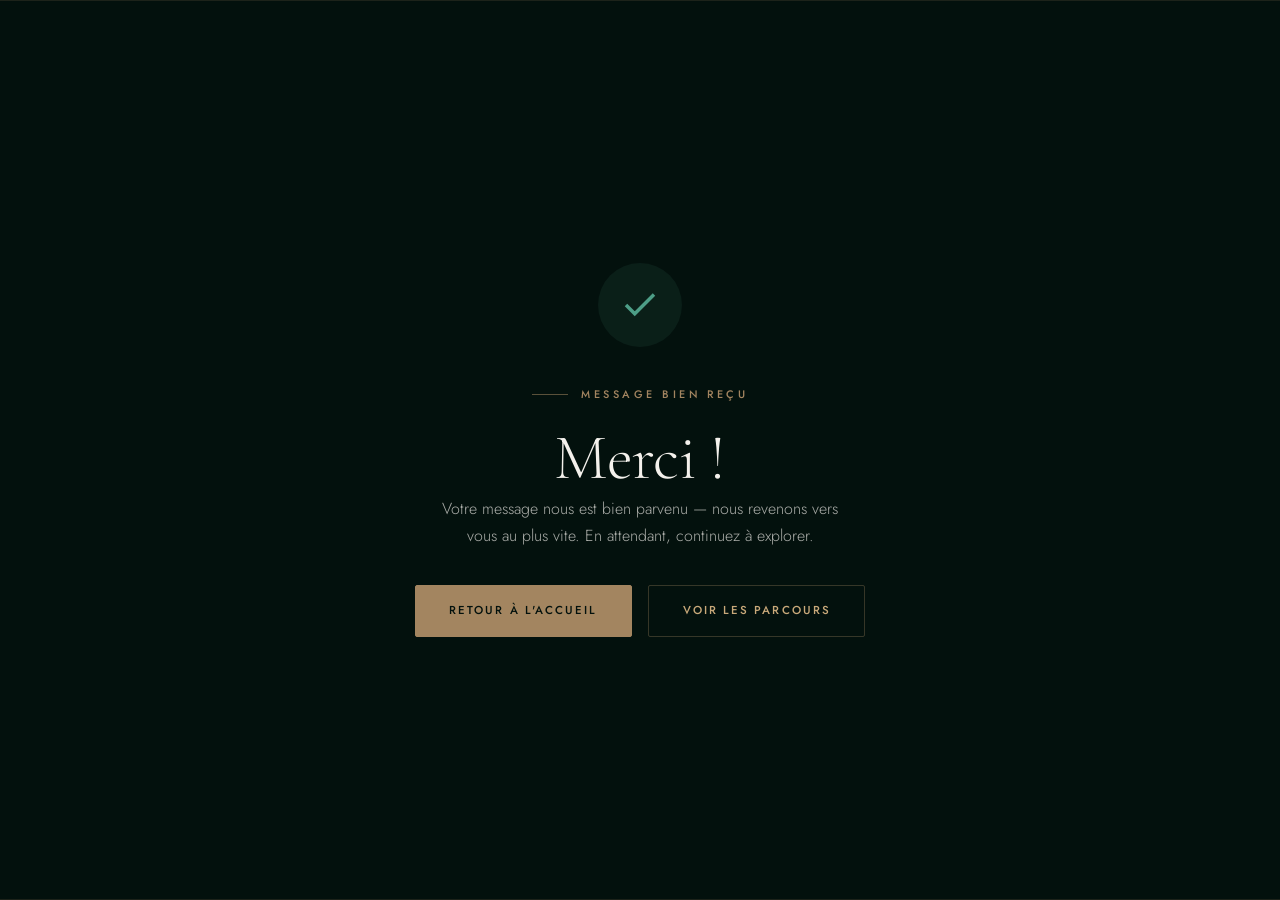
<file: merci.html>
<!DOCTYPE html>
<html lang="fr">
<head>
<meta charset="UTF-8">
<meta name="viewport" content="width=device-width, initial-scale=1.0">
<title>Merci ! — Académie Marketing</title>
<meta name="robots" content="noindex, follow">
<meta name="theme-color" content="#03110D">
<meta name="color-scheme" content="dark light">
<link rel="icon" href="data:image/svg+xml,%3Csvg xmlns='http://www.w3.org/2000/svg' viewBox='0 0 64 64'%3E%3Crect width='64' height='64' rx='13' fill='%2303110D'/%3E%3Crect x='3' y='3' width='58' height='58' rx='11' fill='none' stroke='%23A38560' stroke-width='1'/%3E%3Ctext x='32' y='44' font-family='Georgia,serif' font-size='32' fill='%23c9a97a' text-anchor='middle'%3EA%3C/text%3E%3C/svg%3E">
<link rel="preconnect" href="https://fonts.googleapis.com">
<link rel="preconnect" href="https://fonts.gstatic.com" crossorigin>
<link rel="stylesheet" href="https://fonts.googleapis.com/css2?family=Cormorant+Garamond:ital,wght@0,300;0,400;0,500;1,300;1,400&family=Jost:wght@300;400;500;600&display=swap" media="print" onload="this.media='all'">
<noscript><link rel="stylesheet" href="https://fonts.googleapis.com/css2?family=Cormorant+Garamond:ital,wght@0,300;0,400;0,500;1,300;1,400&family=Jost:wght@300;400;500;600&display=swap"></noscript>
<link rel="stylesheet" href="/assets/css/style.css">
<style>
  .ty { min-height: 100svh; display: flex; align-items: center; justify-content: center; text-align: center; padding: 6rem 1.5rem; }
  .ty .mark { width: 84px; height: 84px; border-radius: 50%; margin: 0 auto 1.8rem; display: flex; align-items: center; justify-content: center; background: rgba(42,84,72,0.2); color: var(--vert-300); }
  .ty .mark svg { width: 42px; height: 42px; }
  .ty p { color: var(--on-dark-muted); max-width: 46ch; margin: 0 auto 2.2rem; }
</style>
</head>
<body>
<main class="on-dark is-deep ty">
  <div>
    <div class="mark"><svg viewBox="0 0 24 24" fill="none" stroke="currentColor" stroke-width="2" aria-hidden="true"><path d="M20 6 9 17l-5-5"/></svg></div>
    <span class="eyebrow is-centered" style="justify-content:center;color:var(--dore-600);">Message bien reçu</span>
    <h1 class="h1" style="margin-top:1rem;">Merci&nbsp;!</h1>
    <p>Votre message nous est bien parvenu — nous revenons vers vous au plus vite. En attendant, continuez à explorer.</p>
    <div class="cluster" style="justify-content:center;">
      <a class="btn btn-primary" href="/index.html">Retour à l'accueil</a>
      <a class="btn btn-secondary" href="/cours.html">Voir les parcours</a>
    </div>
  </div>
</main>
</body>
</html>
</file>
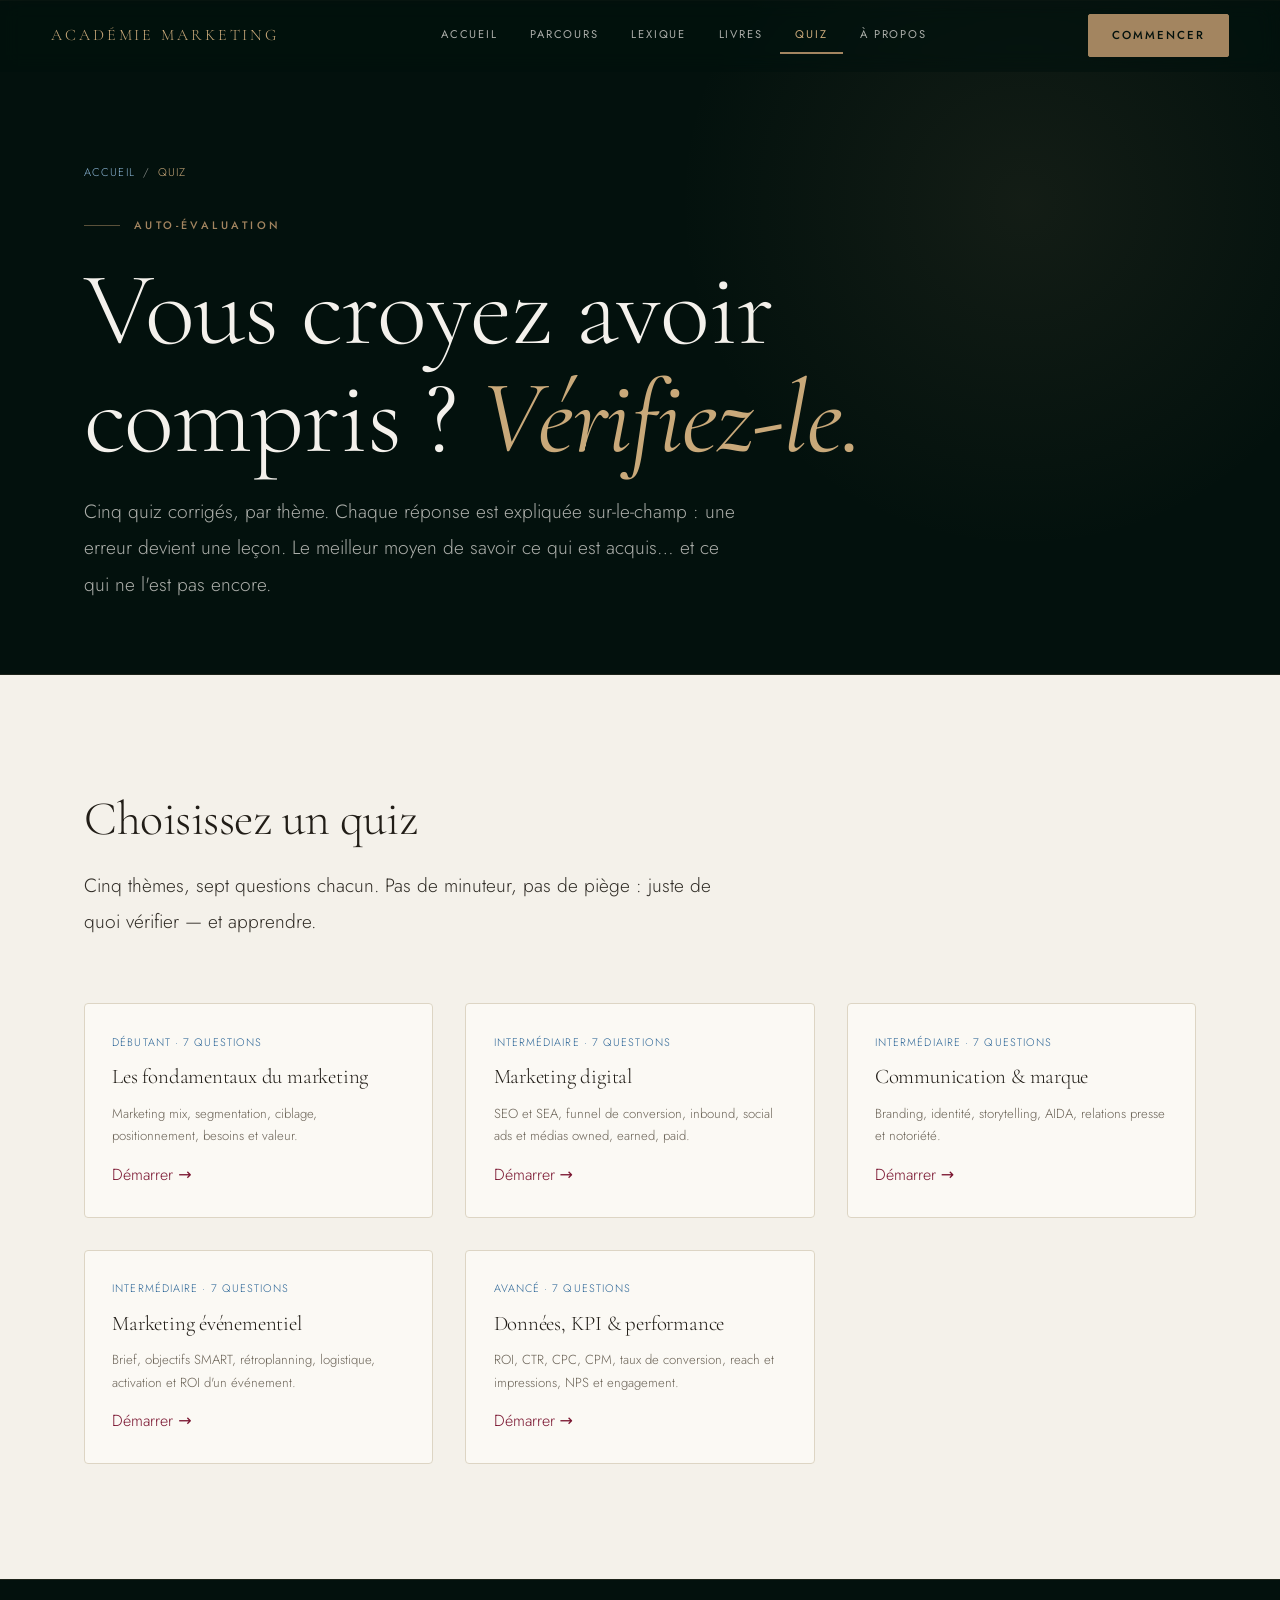
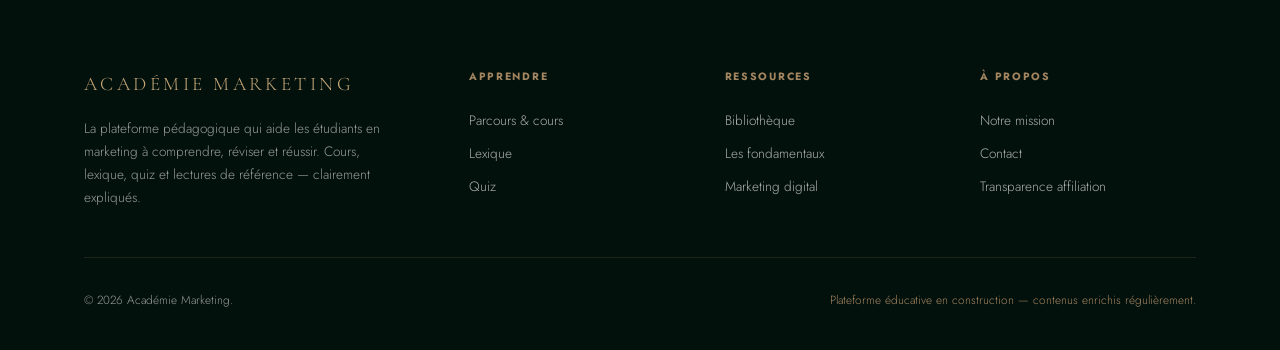
<file: quiz.html>
<!DOCTYPE html>
<html lang="fr">
<head>
<meta charset="UTF-8">
<meta name="viewport" content="width=device-width, initial-scale=1.0">

<title>Quiz de marketing — 5 quiz corrigés | Académie Marketing</title>
<meta name="description" content="Testez vos connaissances en marketing avec 5 quiz corrigés : fondamentaux, digital, communication & marque, événementiel, données & KPI. Chaque réponse est expliquée. Gratuit.">
<meta name="keywords" content="quiz marketing, qcm marketing, test marketing, réviser marketing, quiz marketing digital, quiz KPI">
<meta name="author" content="Académie Marketing">
<meta name="robots" content="index, follow">
<meta name="theme-color" content="#03110D">
<meta name="color-scheme" content="dark light">
<link rel="canonical" href="https://academie-marketing.fr/quiz.html">

<meta property="og:type" content="website">
<meta property="og:site_name" content="Académie Marketing">
<meta property="og:title" content="Quiz de marketing — 5 quiz corrigés">
<meta property="og:description" content="5 quiz corrigés pour tester vos connaissances en marketing, avec une explication après chaque réponse.">
<meta property="og:url" content="https://academie-marketing.fr/quiz.html">
<meta property="og:image" content="https://academie-marketing.fr/assets/og-image.jpg">
<meta property="og:locale" content="fr_FR">
<meta name="twitter:card" content="summary_large_image">

<link rel="icon" href="data:image/svg+xml,%3Csvg xmlns='http://www.w3.org/2000/svg' viewBox='0 0 64 64'%3E%3Crect width='64' height='64' rx='13' fill='%2303110D'/%3E%3Crect x='3' y='3' width='58' height='58' rx='11' fill='none' stroke='%23A38560' stroke-width='1'/%3E%3Ctext x='32' y='44' font-family='Georgia,serif' font-size='32' fill='%23c9a97a' text-anchor='middle'%3EA%3C/text%3E%3C/svg%3E">

<link rel="preconnect" href="https://fonts.googleapis.com">
<link rel="preconnect" href="https://fonts.gstatic.com" crossorigin>
<link rel="preload" as="style" href="https://fonts.googleapis.com/css2?family=Cormorant+Garamond:ital,wght@0,300;0,400;0,500;0,600;1,300;1,400;1,500&family=Jost:wght@300;400;500;600&display=swap">
<link rel="stylesheet" href="https://fonts.googleapis.com/css2?family=Cormorant+Garamond:ital,wght@0,300;0,400;0,500;0,600;1,300;1,400;1,500&family=Jost:wght@300;400;500;600&display=swap" media="print" onload="this.media='all'">
<noscript><link rel="stylesheet" href="https://fonts.googleapis.com/css2?family=Cormorant+Garamond:ital,wght@0,300;0,400;0,500;0,600;1,300;1,400;1,500&family=Jost:wght@300;400;500;600&display=swap"></noscript>

<link rel="stylesheet" href="assets/css/style.css">
</head>
<body>

<a class="skip-link" href="#contenu">Aller au contenu</a>

<header class="nav" id="nav" role="banner">
  <a class="nav-logo" href="index.html">Académie Marketing</a>
  <nav class="nav-main" aria-label="Navigation principale">
    <ul class="nav-links">
      <li><a href="index.html">Accueil</a></li>
      <li><a href="cours.html">Parcours</a></li>
      <li><a href="lexique.html">Lexique</a></li>
      <li><a href="livres.html">Livres</a></li>
      <li><a href="quiz.html" class="active" aria-current="page">Quiz</a></li>
      <li><a href="a-propos.html">À propos</a></li>
    </ul>
  </nav>
  <div class="nav-actions">
    <a class="btn btn-primary nav-cta" href="cours.html">Commencer</a>
    <button class="nav-burger" id="burger" aria-label="Ouvrir le menu" aria-expanded="false" aria-controls="mobile-menu">
      <span></span><span></span><span></span>
    </button>
  </div>
</header>

<div class="mobile-menu" id="mobile-menu" aria-hidden="true">
  <nav aria-label="Navigation mobile">
    <a href="index.html">Accueil</a>
    <a href="cours.html">Parcours</a>
    <a href="lexique.html">Lexique</a>
    <a href="livres.html">Livres</a>
    <a href="quiz.html" class="active">Quiz</a>
    <a href="a-propos.html">À propos</a>
    <a class="btn btn-primary" href="cours.html">Commencer les cours</a>
  </nav>
</div>

<main id="contenu">

  <header class="page-header on-dark is-deep">
    <div class="container">
      <nav class="breadcrumb" aria-label="Fil d'Ariane">
        <a href="index.html">Accueil</a><span class="sep" aria-hidden="true">/</span><span aria-current="page">Quiz</span>
      </nav>
      <span class="eyebrow">Auto-évaluation</span>
      <h1 class="display">Vous croyez avoir compris&nbsp;? <em>Vérifiez-le.</em></h1>
      <p class="lead">Cinq quiz corrigés, par thème. Chaque réponse est expliquée sur-le-champ : une erreur devient une leçon. Le meilleur moyen de savoir ce qui est acquis… et ce qui ne l'est pas encore.</p>
    </div>
  </header>

  <section class="section on-paper">
    <div class="container">
      <div id="quiz-app"></div>
      <noscript>
        <p class="lex-empty">Les quiz nécessitent JavaScript. Activez-le pour vous évaluer.</p>
      </noscript>
    </div>
  </section>

</main>

<footer class="footer" role="contentinfo">
  <div class="container">
    <div class="footer-top">
      <div class="footer-brand">
        <a class="nav-logo" href="index.html">Académie Marketing</a>
        <p>La plateforme pédagogique qui aide les étudiants en marketing à comprendre, réviser et réussir. Cours, lexique, quiz et lectures de référence — clairement expliqués.</p>
      </div>
      <div class="footer-col">
        <h5>Apprendre</h5>
        <a href="cours.html">Parcours &amp; cours</a>
        <a href="lexique.html">Lexique</a>
        <a href="quiz.html">Quiz</a>
      </div>
      <div class="footer-col">
        <h5>Ressources</h5>
        <a href="livres.html">Bibliothèque</a>
        <a href="cours/fondamentaux-du-marketing.html">Les fondamentaux</a>
        <a href="cours/marketing-digital.html">Marketing digital</a>
      </div>
      <div class="footer-col">
        <h5>À propos</h5>
        <a href="a-propos.html">Notre mission</a>
        <a href="a-propos.html#contact">Contact</a>
        <a href="a-propos.html#affiliation">Transparence affiliation</a>
      </div>
    </div>
    <div class="footer-bottom">
      <p>&copy; <span data-year></span> Académie Marketing.</p>
      <p class="placeholder-note">Plateforme éducative en construction — contenus enrichis régulièrement.</p>
    </div>
  </div>
</footer>

<button class="to-top" id="to-top" aria-label="Revenir en haut">
  <svg viewBox="0 0 24 24" fill="none" stroke="currentColor" aria-hidden="true"><path d="m6 14 6-6 6 6"/></svg>
</button>

<script src="assets/js/data-quiz.js"></script>
<script>
(function () {
  var app = document.getElementById('quiz-app');
  var current = null, qIndex = 0, answers = [];

  var LESSON = {
    fondamentaux: 'cours/fondamentaux-du-marketing.html',
    digital: 'cours/marketing-digital.html',
    evenementiel: 'cours/marketing-evenementiel.html'
  };
  var LEVEL_BADGE = { 'Débutant': 'badge-vert', 'Intermédiaire': 'badge-dore', 'Avancé': 'badge-bordeaux' };

  function esc(s) { return String(s).replace(/[&<>"]/g, function (c) { return { '&': '&amp;', '<': '&lt;', '>': '&gt;', '"': '&quot;' }[c]; }); }

  /* ---- ÉCRAN DE SÉLECTION ---- */
  function renderSelect() {
    current = null;
    var head = '<div class="section-head reveal" style="max-width:640px;">' +
      '<h2>Choisissez un quiz</h2>' +
      '<p class="lead">Cinq thèmes, sept questions chacun. Pas de minuteur, pas de piège : juste de quoi vérifier — et apprendre.</p></div>';
    var cards = '<div class="quiz-grid">' + QUIZZES.map(function (qz) {
      return '<button type="button" class="quiz-pick ' + esc(qz.accent) + '" data-id="' + esc(qz.id) + '">' +
        '<span class="quiz-meta">' + esc(qz.level) + ' · ' + qz.questions.length + ' questions</span>' +
        '<h3>' + esc(qz.title) + '</h3>' +
        '<p>' + esc(qz.desc) + '</p>' +
        '<span class="module-cta" style="color:var(--bordeaux-500);margin-top:auto;">Démarrer <span class="arrow" aria-hidden="true">→</span></span>' +
        '</button>';
    }).join('') + '</div>';
    app.innerHTML = head + cards;
    app.querySelectorAll('.quiz-pick').forEach(function (b) {
      b.addEventListener('click', function () { start(b.getAttribute('data-id')); });
    });
  }

  /* ---- DÉMARRAGE ---- */
  function start(id) {
    current = QUIZZES.filter(function (q) { return q.id === id; })[0];
    if (!current) { renderSelect(); return; }
    answers = new Array(current.questions.length).fill(null);
    qIndex = 0;
    renderRunner();
  }

  function renderRunner() {
    app.innerHTML =
      '<div class="quiz-runtop">' +
        '<button type="button" class="quiz-back" id="quiz-exit">← Tous les quiz</button>' +
        '<span class="qr-title">' + esc(current.title) + '</span>' +
      '</div>' +
      '<div class="quiz-wrap">' +
        '<div class="quiz-progress"><div class="quiz-progress-fill" id="quiz-fill"></div></div>' +
        '<div id="quiz-body"></div>' +
      '</div>';
    document.getElementById('quiz-exit').addEventListener('click', renderSelect);
    renderQuestion();
  }

  /* ---- QUESTION ---- */
  function renderQuestion() {
    var q = current.questions[qIndex];
    var len = current.questions.length;
    var chosen = answers[qIndex];
    var answered = chosen !== null;
    document.getElementById('quiz-fill').style.width = ((qIndex + (answered ? 1 : 0)) / len * 100) + '%';

    var opts = q.options.map(function (opt, j) {
      var cls = 'quiz-opt';
      if (answered) {
        if (j === q.answer) cls += ' correct';
        else if (j === chosen) cls += ' wrong';
      }
      return '<button type="button" class="' + cls + '" data-j="' + j + '"' + (answered ? ' disabled' : '') + '>' +
        '<span class="opt-mark"></span><span class="opt-text">' + esc(opt) + '</span></button>';
    }).join('');

    var why = answered
      ? '<div class="quiz-why show"><strong>' + (chosen === q.answer ? 'Bonne réponse. ' : 'Pas tout à fait. ') + '</strong>' + esc(q.why) + '</div>'
      : '<div class="quiz-why"></div>';

    document.getElementById('quiz-body').innerHTML =
      '<div class="quiz-step-num">Question ' + (qIndex + 1) + ' / ' + len + '</div>' +
      '<p class="quiz-q">' + esc(q.q) + '</p>' +
      '<div class="quiz-options">' + opts + '</div>' +
      why +
      '<div class="quiz-nav">' +
        '<button type="button" class="quiz-back" id="q-back"' + (qIndex === 0 ? ' disabled' : '') + '>← Précédent</button>' +
        '<button type="button" class="btn btn-primary" id="q-next"' + (answered ? '' : ' style="opacity:.4;pointer-events:none;"') + '>' +
          (qIndex === len - 1 ? 'Voir mon score' : 'Suivant →') + '</button>' +
      '</div>';

    document.querySelectorAll('#quiz-body .quiz-opt').forEach(function (btn) {
      btn.addEventListener('click', function () {
        if (answers[qIndex] !== null) return;
        answers[qIndex] = parseInt(btn.getAttribute('data-j'), 10);
        renderQuestion();
      });
    });
    document.getElementById('q-back').addEventListener('click', function () { if (qIndex > 0) { qIndex--; renderQuestion(); } });
    document.getElementById('q-next').addEventListener('click', function () {
      if (answers[qIndex] === null) return;
      if (qIndex < len - 1) { qIndex++; renderQuestion(); } else { renderResult(); }
    });
  }

  /* ---- RÉSULTAT ---- */
  function renderResult() {
    document.getElementById('quiz-fill').style.width = '100%';
    var len = current.questions.length;
    var score = answers.reduce(function (s, a, i) { return s + (a === current.questions[i].answer ? 1 : 0); }, 0);
    var pct = score / len;
    var tier = 'low', tlabel = 'À retravailler', msg = 'Bon début&nbsp;! Ce quiz a surtout valeur d\'entraînement. Reprenez le cours correspondant — l\'explication est rappelée sous chaque question — puis refaites-le. C\'est en se trompant qu\'on apprend.';
    if (pct >= 0.8) { tier = 'high'; tlabel = 'Maîtrisé'; msg = 'Excellent&nbsp;! Les notions sont solides. Vous pouvez passer au module suivant en confiance.'; }
    else if (pct >= 0.5) { tier = 'mid'; tlabel = 'Presque là'; msg = 'Bien joué&nbsp;! Les bases sont en place. Relisez les points manqués, puis retentez pour viser le sans-faute.'; }

    var reviseBtn = LESSON[current.id]
      ? '<a class="btn btn-secondary" href="' + LESSON[current.id] + '">Réviser le cours</a>'
      : '<a class="btn btn-secondary" href="cours.html">Voir les parcours</a>';

    app.innerHTML =
      '<div class="quiz-runtop">' +
        '<button type="button" class="quiz-back" id="quiz-exit">← Tous les quiz</button>' +
        '<span class="qr-title">' + esc(current.title) + '</span>' +
      '</div>' +
      '<div class="quiz-wrap"><div class="quiz-result tier-' + tier + '">' +
        '<div class="quiz-step-num" style="text-align:center;">Votre score</div>' +
        '<div class="score-ring">' + score + '<span style="font-size:0.4em;color:var(--on-paper-faint);"> / ' + len + '</span></div>' +
        '<div class="score-tier">' + tlabel + '</div>' +
        '<p class="score-msg">' + msg + '</p>' +
        '<div class="cluster" style="justify-content:center;">' +
          '<button type="button" class="btn btn-primary" id="quiz-restart">Refaire ce quiz</button>' +
          reviseBtn +
          '<button type="button" class="btn btn-secondary" id="quiz-other">Autre quiz</button>' +
        '</div>' +
      '</div></div>';
    document.getElementById('quiz-exit').addEventListener('click', renderSelect);
    document.getElementById('quiz-other').addEventListener('click', renderSelect);
    document.getElementById('quiz-restart').addEventListener('click', function () { start(current.id); });
  }

  /* ---- DÉMARRAGE : lien profond ?quiz=<id> ---- */
  var startId = null;
  try { startId = new URLSearchParams(window.location.search).get('quiz'); } catch (_) {}
  if (startId && QUIZZES.some(function (q) { return q.id === startId; })) start(startId);
  else renderSelect();
})();
</script>
<script src="assets/js/main.js" defer></script>
</body>
</html>
</file>
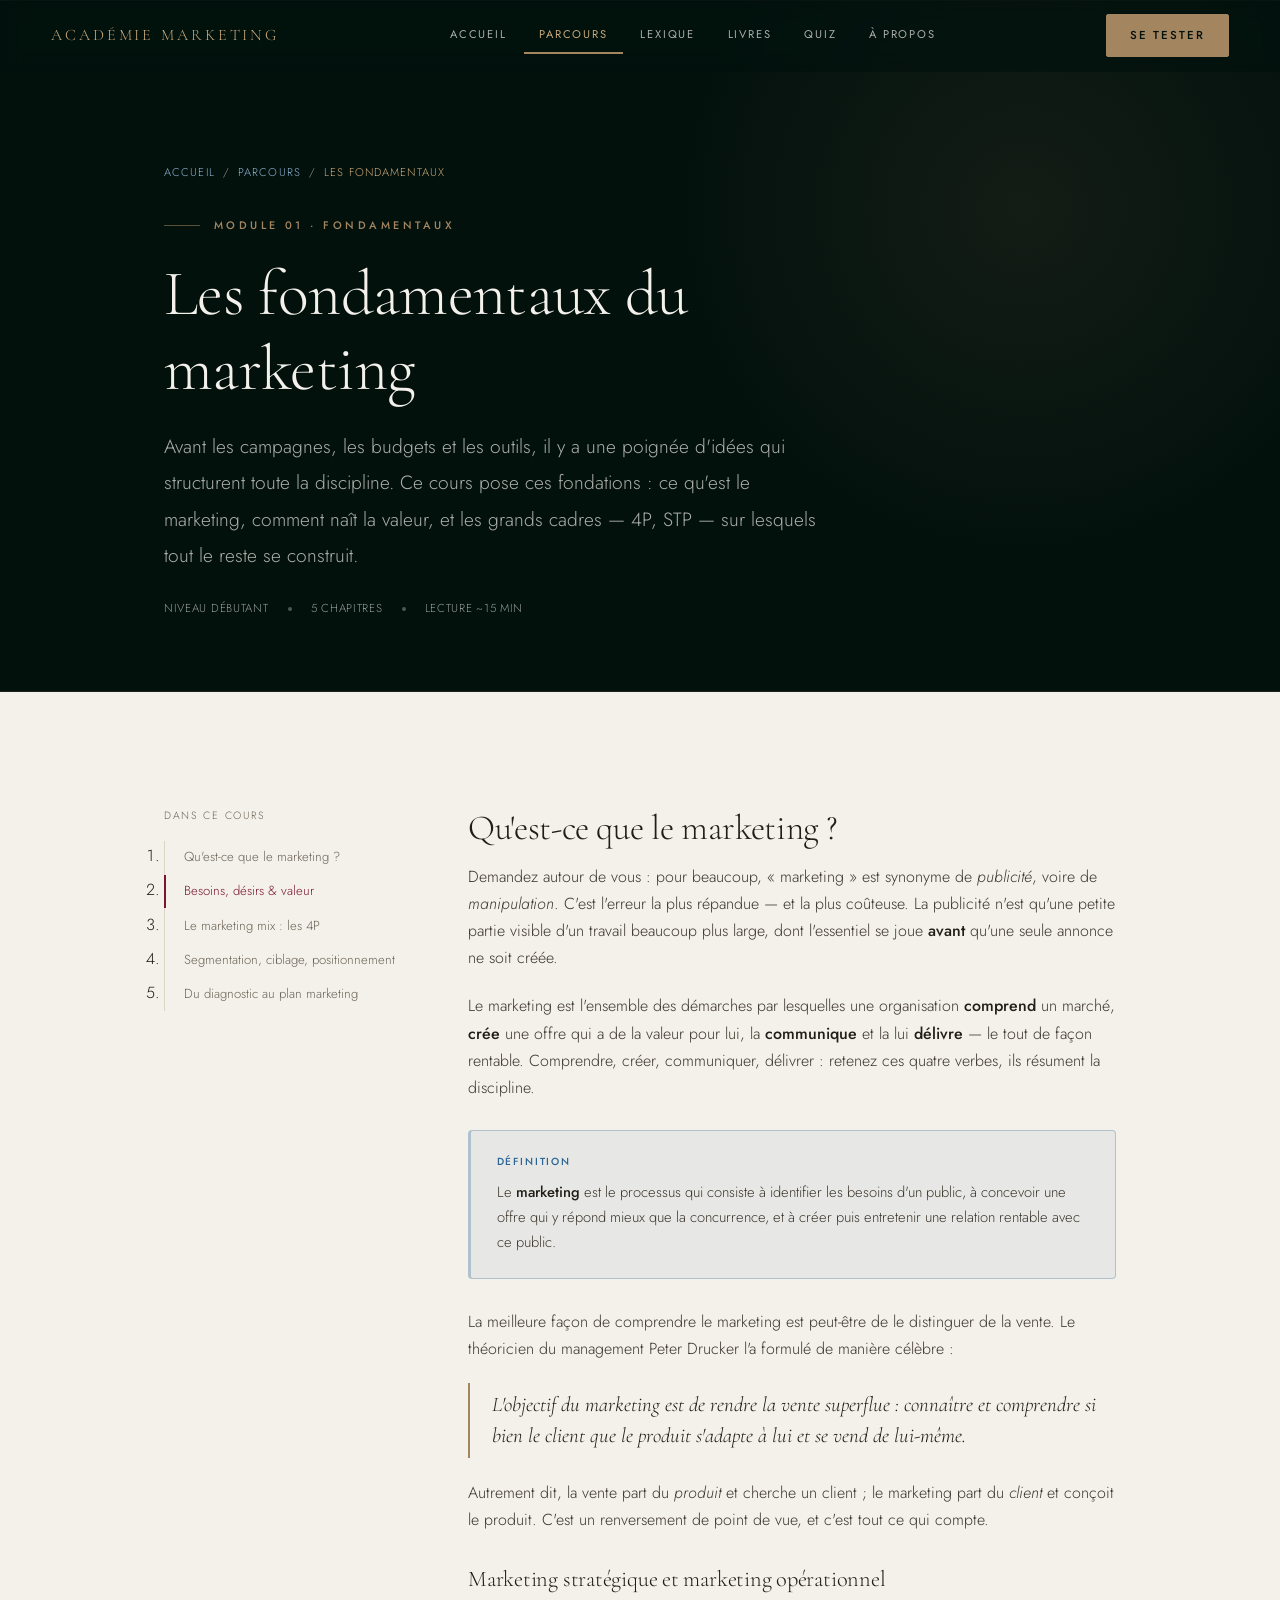
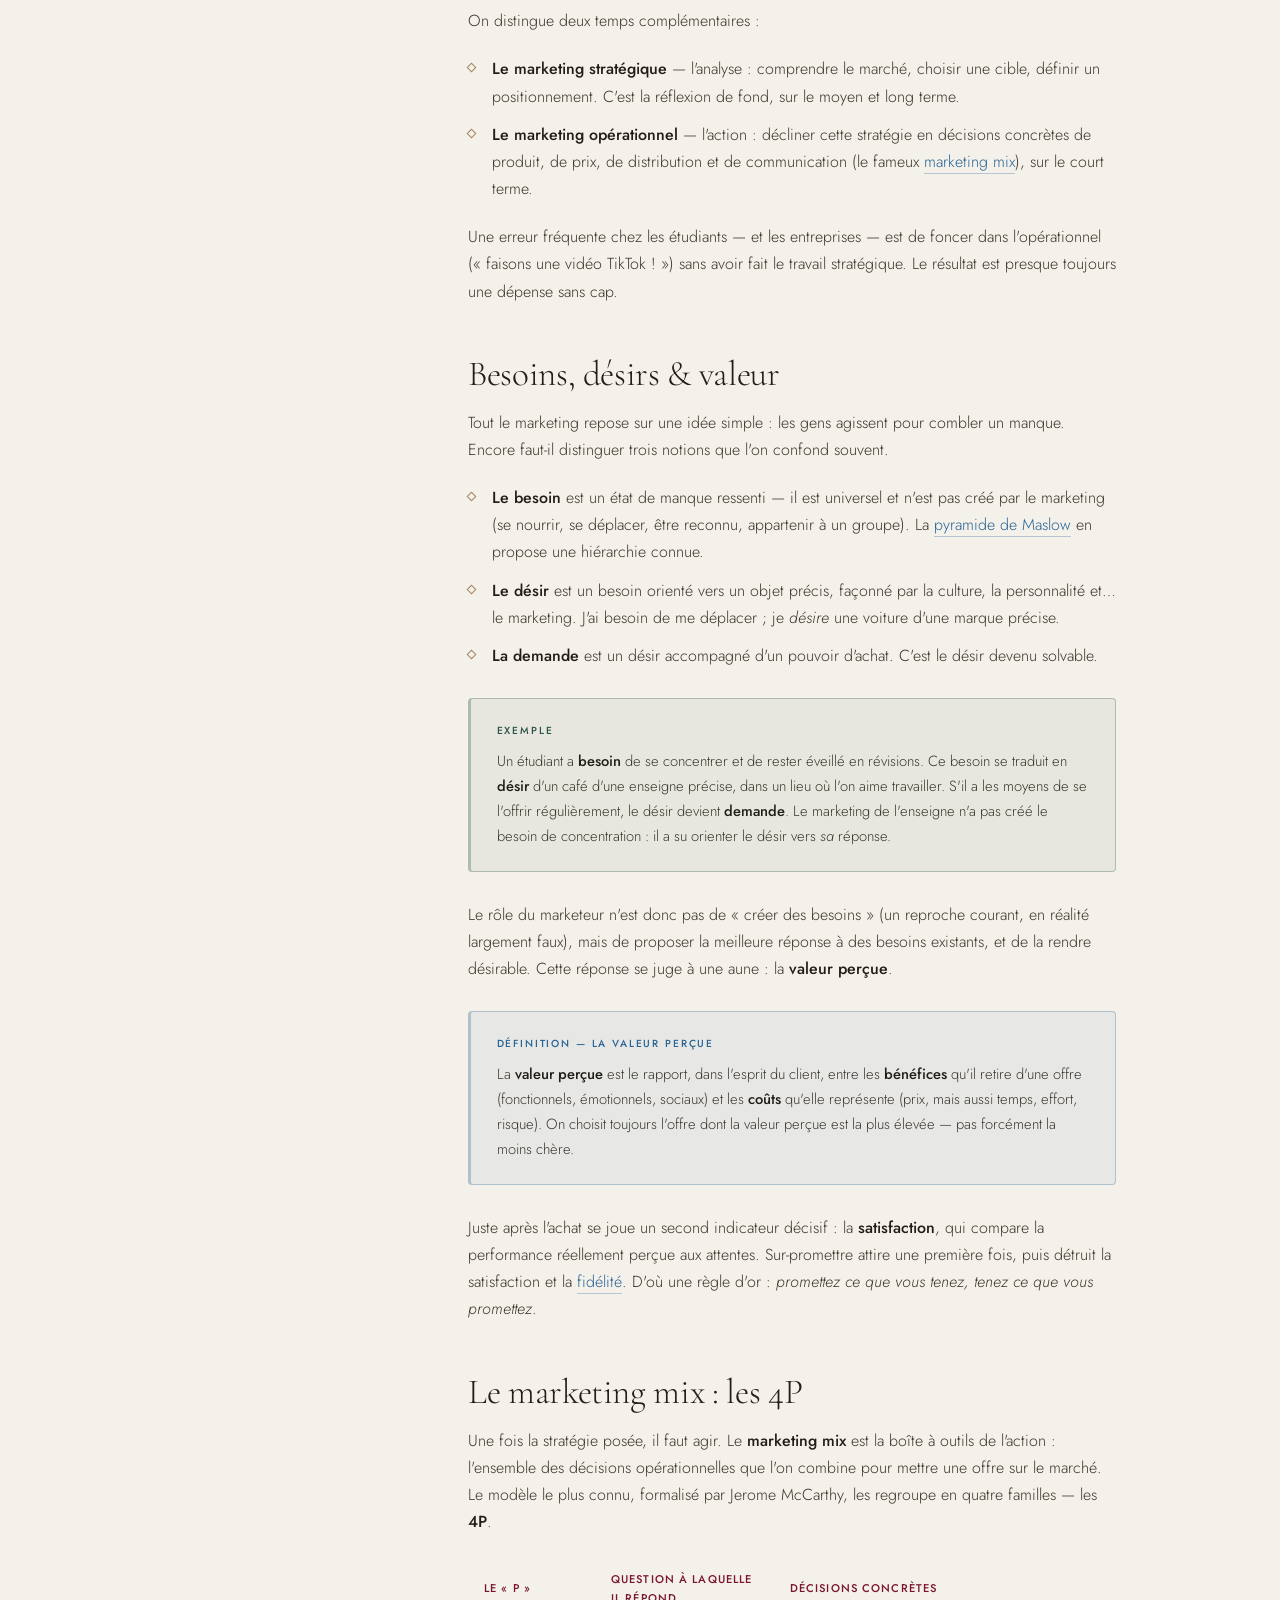
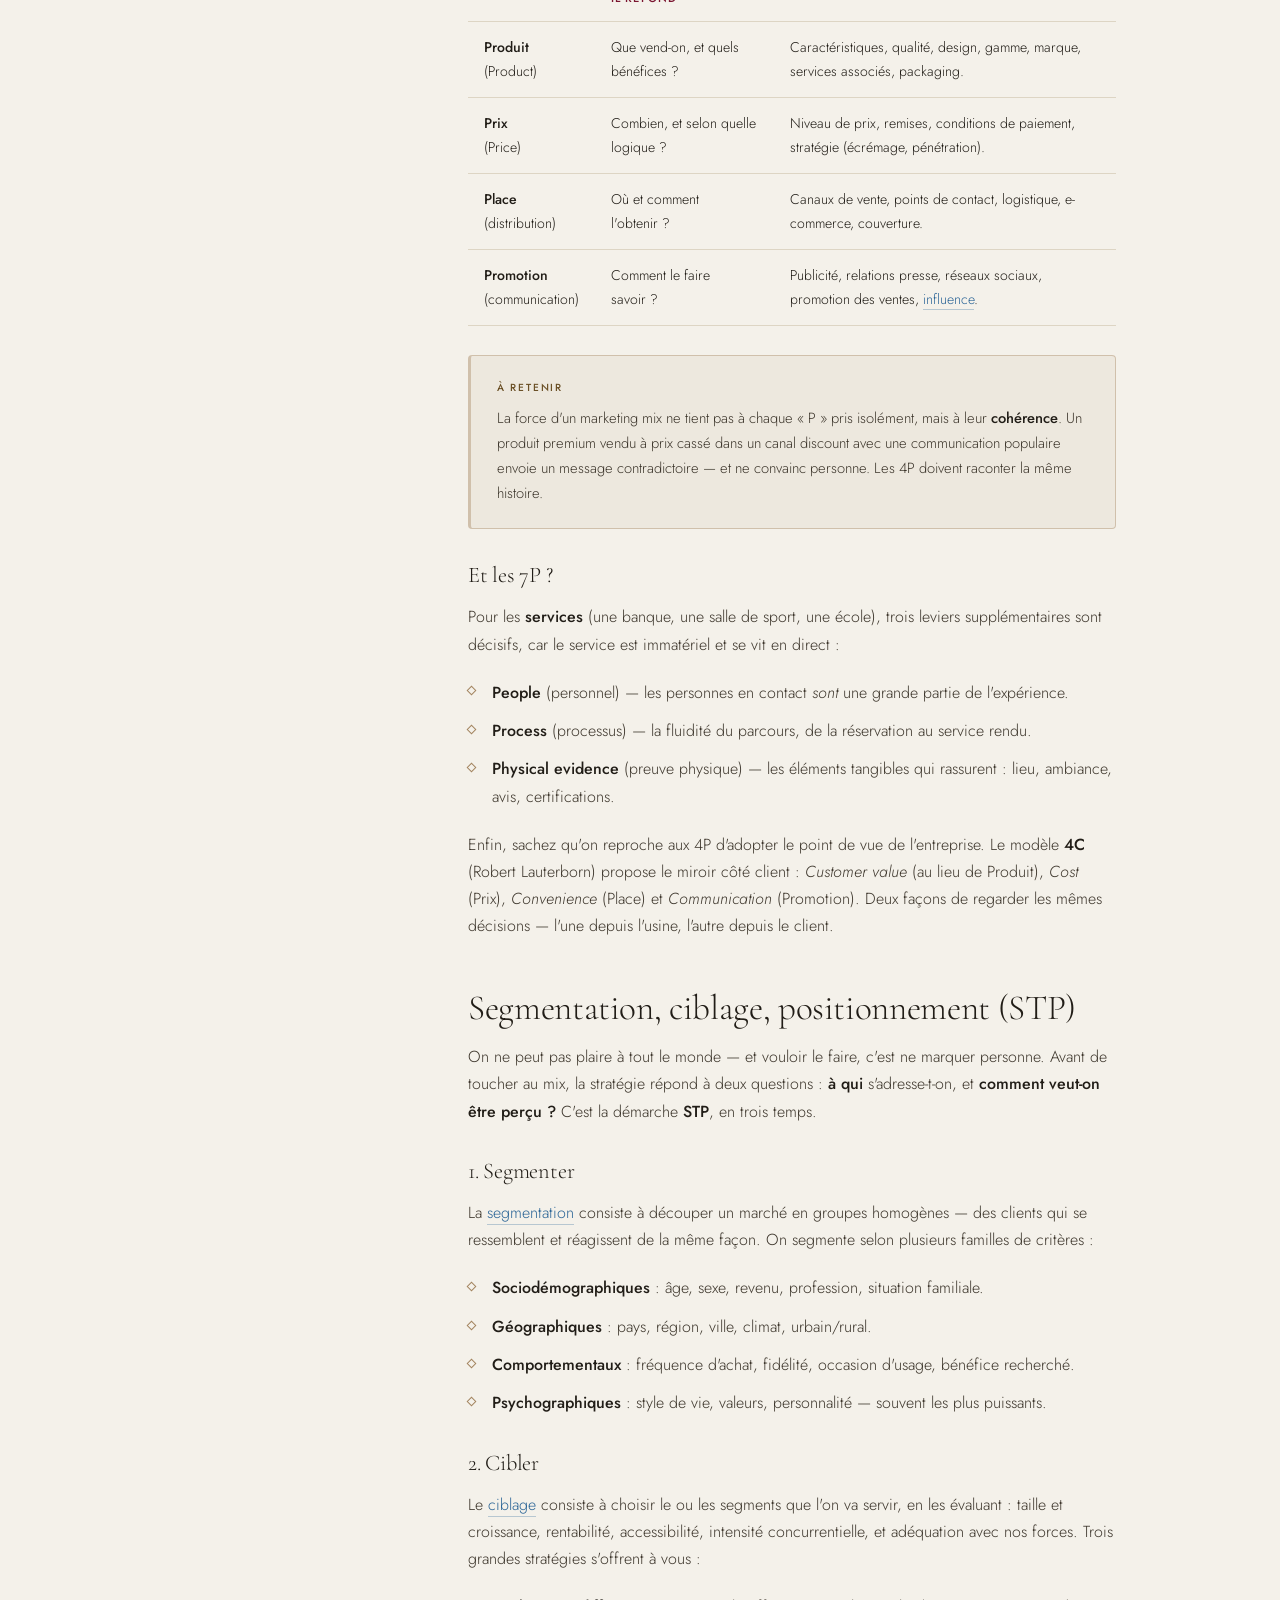
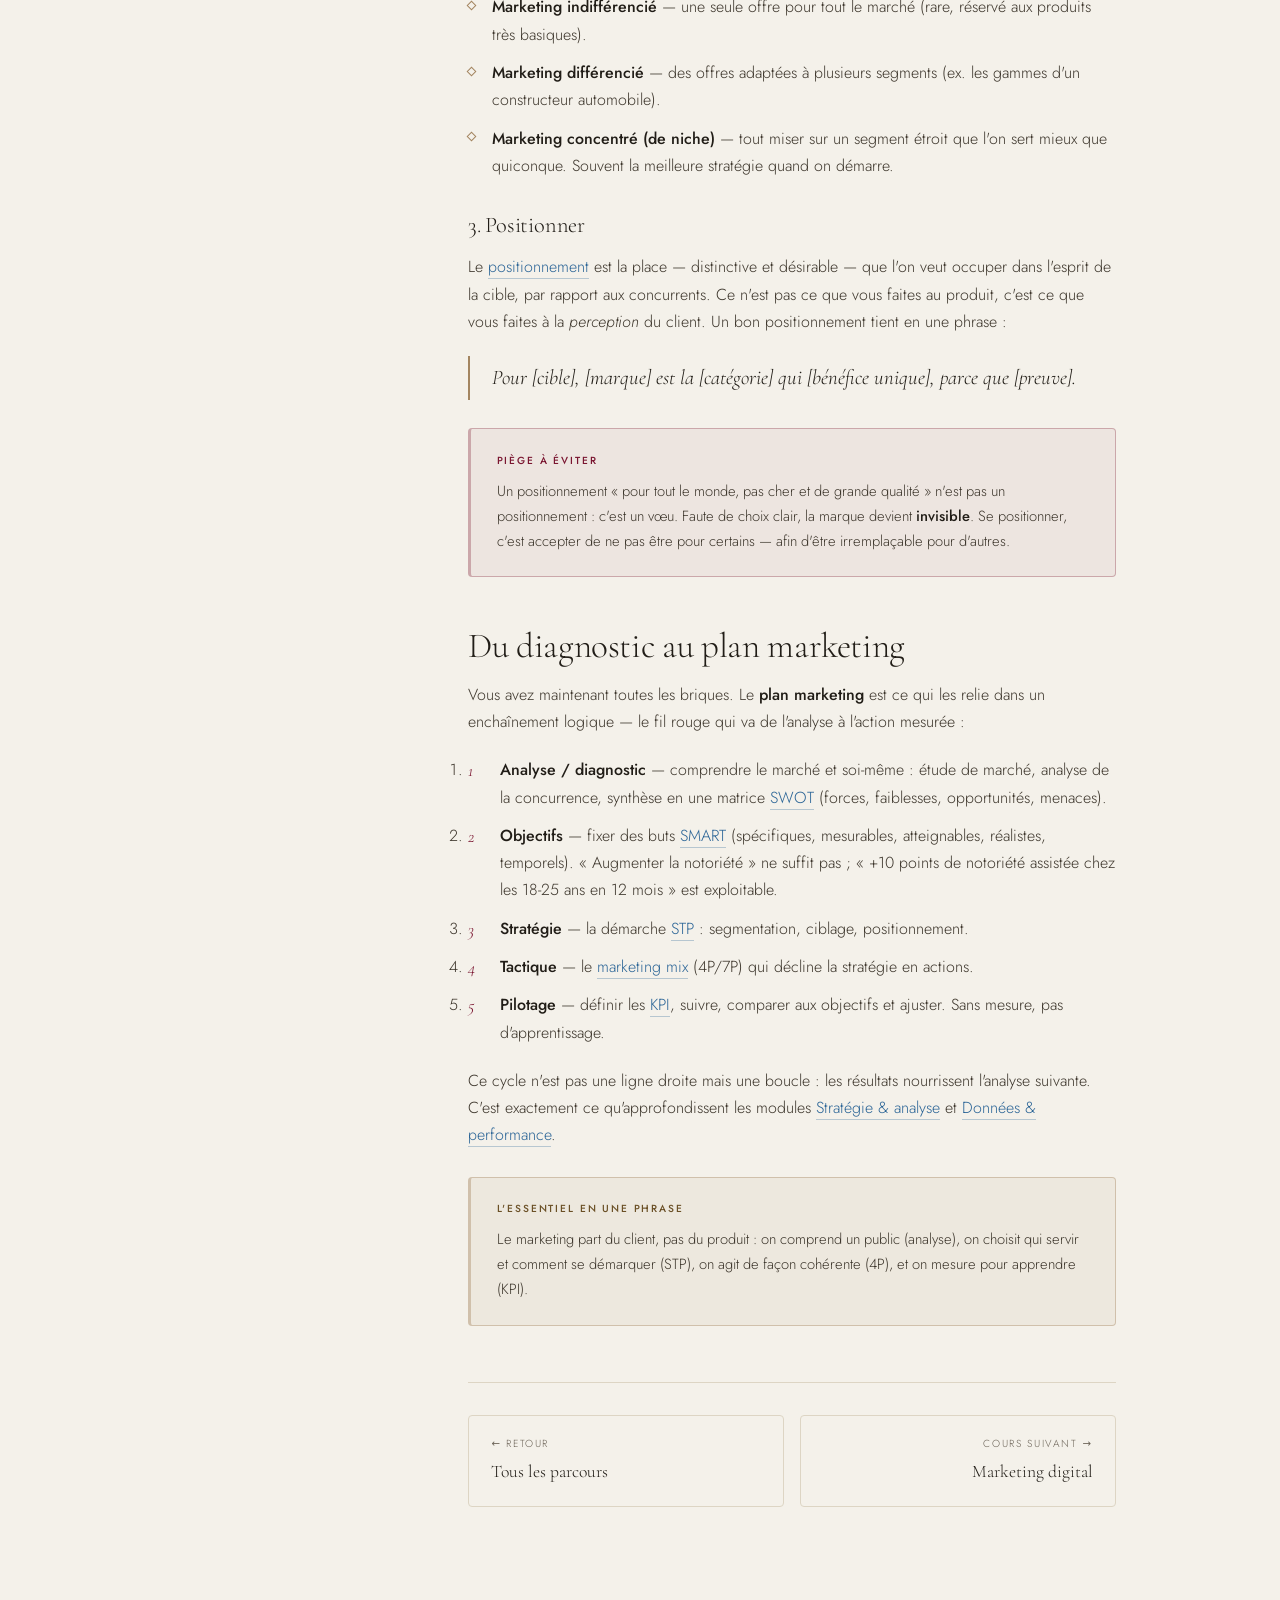
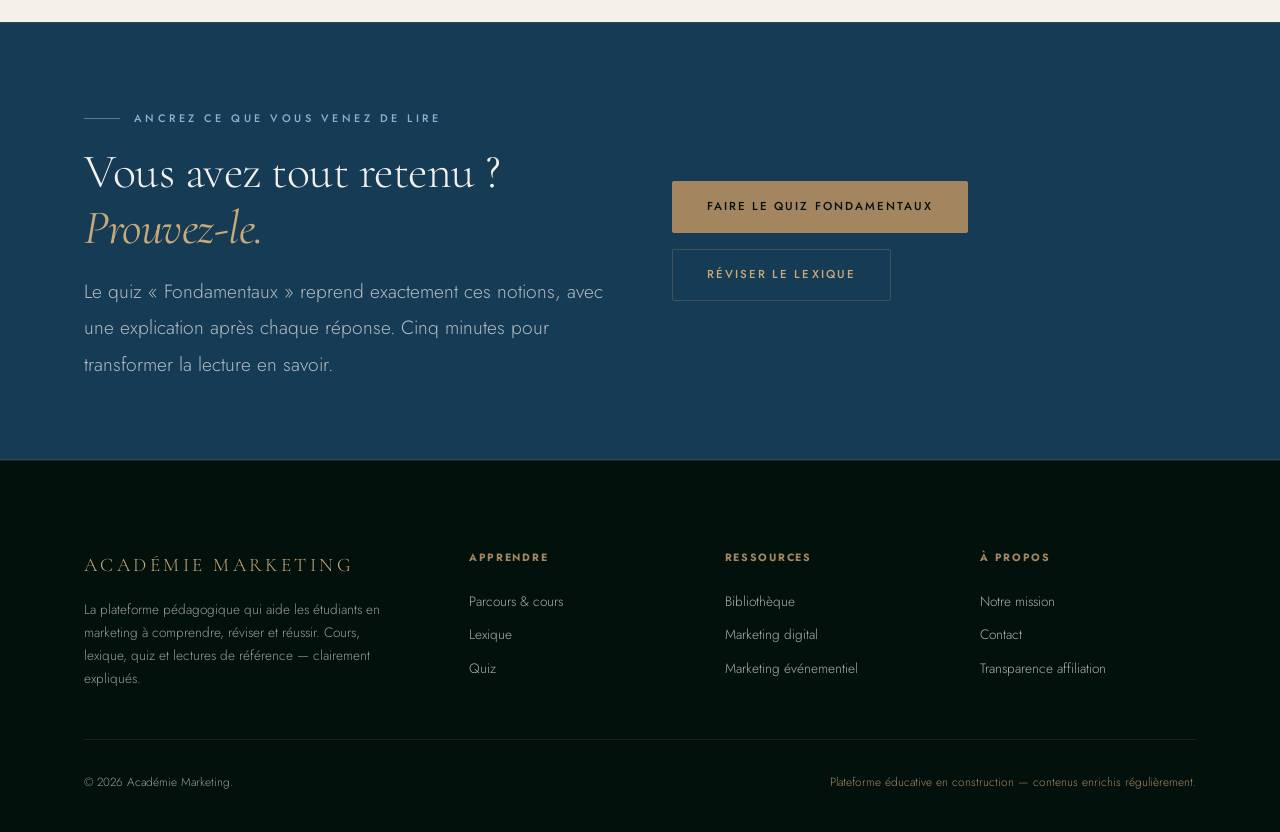
<file: cours/fondamentaux-du-marketing.html>
<!DOCTYPE html>
<html lang="fr">
<head>
<meta charset="UTF-8">
<meta name="viewport" content="width=device-width, initial-scale=1.0">

<title>Les fondamentaux du marketing — Cours complet | Académie Marketing</title>
<meta name="description" content="Cours complet sur les fondamentaux du marketing : définition, besoins et valeur, marketing mix (4P et 7P), segmentation-ciblage-positionnement (STP) et plan marketing. Clair, illustré, pour étudiants.">
<meta name="keywords" content="fondamentaux marketing, définition marketing, marketing mix, 4P, 7P, segmentation ciblage positionnement, STP, plan marketing, cours marketing">
<meta name="author" content="Académie Marketing">
<meta name="robots" content="index, follow">
<meta name="theme-color" content="#03110D">
<meta name="color-scheme" content="dark light">
<link rel="canonical" href="https://academie-marketing.fr/cours/fondamentaux-du-marketing.html">

<meta property="og:type" content="article">
<meta property="og:site_name" content="Académie Marketing">
<meta property="og:title" content="Les fondamentaux du marketing — Cours complet">
<meta property="og:description" content="Définition, marketing mix (4P/7P), segmentation-ciblage-positionnement et plan marketing, expliqués simplement.">
<meta property="og:url" content="https://academie-marketing.fr/cours/fondamentaux-du-marketing.html">
<meta property="og:image" content="https://academie-marketing.fr/assets/og-image.jpg">
<meta property="og:locale" content="fr_FR">
<meta name="twitter:card" content="summary_large_image">

<link rel="icon" href="data:image/svg+xml,%3Csvg xmlns='http://www.w3.org/2000/svg' viewBox='0 0 64 64'%3E%3Crect width='64' height='64' rx='13' fill='%2303110D'/%3E%3Crect x='3' y='3' width='58' height='58' rx='11' fill='none' stroke='%23A38560' stroke-width='1'/%3E%3Ctext x='32' y='44' font-family='Georgia,serif' font-size='32' fill='%23c9a97a' text-anchor='middle'%3EA%3C/text%3E%3C/svg%3E">

<link rel="preconnect" href="https://fonts.googleapis.com">
<link rel="preconnect" href="https://fonts.gstatic.com" crossorigin>
<link rel="preload" as="style" href="https://fonts.googleapis.com/css2?family=Cormorant+Garamond:ital,wght@0,300;0,400;0,500;0,600;1,300;1,400;1,500&family=Jost:wght@300;400;500;600&display=swap">
<link rel="stylesheet" href="https://fonts.googleapis.com/css2?family=Cormorant+Garamond:ital,wght@0,300;0,400;0,500;0,600;1,300;1,400;1,500&family=Jost:wght@300;400;500;600&display=swap" media="print" onload="this.media='all'">
<noscript><link rel="stylesheet" href="https://fonts.googleapis.com/css2?family=Cormorant+Garamond:ital,wght@0,300;0,400;0,500;0,600;1,300;1,400;1,500&family=Jost:wght@300;400;500;600&display=swap"></noscript>

<link rel="stylesheet" href="../assets/css/style.css">

<script type="application/ld+json">
{
  "@context": "https://schema.org",
  "@type": "LearningResource",
  "name": "Les fondamentaux du marketing",
  "description": "Cours complet : définition du marketing, besoins et valeur, marketing mix (4P/7P), segmentation-ciblage-positionnement et plan marketing.",
  "inLanguage": "fr-FR",
  "educationalLevel": "Débutant",
  "learningResourceType": "Cours",
  "isAccessibleForFree": true,
  "teaches": ["Définition du marketing", "Marketing mix", "Segmentation ciblage positionnement", "Plan marketing"],
  "provider": { "@type": "EducationalOrganization", "name": "Académie Marketing", "url": "https://academie-marketing.fr/" }
}
</script>
</head>
<body>

<a class="skip-link" href="#contenu">Aller au contenu</a>
<div class="read-progress" id="read-progress"></div>

<header class="nav" id="nav" role="banner">
  <a class="nav-logo" href="../index.html">Académie Marketing</a>
  <nav class="nav-main" aria-label="Navigation principale">
    <ul class="nav-links">
      <li><a href="../index.html">Accueil</a></li>
      <li><a href="../cours.html" class="active" aria-current="page">Parcours</a></li>
      <li><a href="../lexique.html">Lexique</a></li>
      <li><a href="../livres.html">Livres</a></li>
      <li><a href="../quiz.html">Quiz</a></li>
      <li><a href="../a-propos.html">À propos</a></li>
    </ul>
  </nav>
  <div class="nav-actions">
    <a class="btn btn-primary nav-cta" href="../quiz.html">Se tester</a>
    <button class="nav-burger" id="burger" aria-label="Ouvrir le menu" aria-expanded="false" aria-controls="mobile-menu">
      <span></span><span></span><span></span>
    </button>
  </div>
</header>

<div class="mobile-menu" id="mobile-menu" aria-hidden="true">
  <nav aria-label="Navigation mobile">
    <a href="../index.html">Accueil</a>
    <a href="../cours.html" class="active">Parcours</a>
    <a href="../lexique.html">Lexique</a>
    <a href="../livres.html">Livres</a>
    <a href="../quiz.html">Quiz</a>
    <a href="../a-propos.html">À propos</a>
    <a class="btn btn-primary" href="../quiz.html">Se tester</a>
  </nav>
</div>

<main id="contenu">

  <header class="page-header on-dark is-deep">
    <div class="container-reading">
      <nav class="breadcrumb" aria-label="Fil d'Ariane">
        <a href="../index.html">Accueil</a><span class="sep" aria-hidden="true">/</span>
        <a href="../cours.html">Parcours</a><span class="sep" aria-hidden="true">/</span>
        <span aria-current="page">Les fondamentaux</span>
      </nav>
      <span class="eyebrow">Module 01 · Fondamentaux</span>
      <h1 class="h1">Les fondamentaux du marketing</h1>
      <p class="lead">Avant les campagnes, les budgets et les outils, il y a une poignée d'idées qui structurent toute la discipline. Ce cours pose ces fondations : ce qu'est le marketing, comment naît la valeur, et les grands cadres — 4P, STP — sur lesquels tout le reste se construit.</p>
      <div class="meta-row" style="margin-top:1.6rem;">
        <span>Niveau débutant</span><span class="dot"></span>
        <span>5 chapitres</span><span class="dot"></span>
        <span>Lecture ~15 min</span>
      </div>
    </div>
  </header>

  <section class="section on-paper">
    <div class="container-reading">
      <div class="lesson-layout">

        <!-- SOMMAIRE -->
        <aside class="lesson-toc" aria-label="Sommaire du cours">
          <div class="toc-title">Dans ce cours</div>
          <ol>
            <li><a href="#definition">Qu'est-ce que le marketing&nbsp;?</a></li>
            <li><a href="#besoins">Besoins, désirs &amp; valeur</a></li>
            <li><a href="#mix">Le marketing mix : les 4P</a></li>
            <li><a href="#stp">Segmentation, ciblage, positionnement</a></li>
            <li><a href="#plan">Du diagnostic au plan marketing</a></li>
          </ol>
        </aside>

        <!-- CONTENU -->
        <article class="prose">

          <h2 id="definition">Qu'est-ce que le marketing&nbsp;?</h2>
          <p>Demandez autour de vous : pour beaucoup, « marketing » est synonyme de <em>publicité</em>, voire de <em>manipulation</em>. C'est l'erreur la plus répandue — et la plus coûteuse. La publicité n'est qu'une petite partie visible d'un travail beaucoup plus large, dont l'essentiel se joue <strong>avant</strong> qu'une seule annonce ne soit créée.</p>
          <p>Le marketing est l'ensemble des démarches par lesquelles une organisation <strong>comprend</strong> un marché, <strong>crée</strong> une offre qui a de la valeur pour lui, la <strong>communique</strong> et la lui <strong>délivre</strong> — le tout de façon rentable. Comprendre, créer, communiquer, délivrer : retenez ces quatre verbes, ils résument la discipline.</p>

          <div class="callout is-def">
            <div class="callout-label">Définition</div>
            <p>Le <strong>marketing</strong> est le processus qui consiste à identifier les besoins d'un public, à concevoir une offre qui y répond mieux que la concurrence, et à créer puis entretenir une relation rentable avec ce public.</p>
          </div>

          <p>La meilleure façon de comprendre le marketing est peut-être de le distinguer de la vente. Le théoricien du management Peter Drucker l'a formulé de manière célèbre :</p>
          <blockquote>L'objectif du marketing est de rendre la vente superflue : connaître et comprendre si bien le client que le produit s'adapte à lui et se vend de lui-même.</blockquote>
          <p>Autrement dit, la vente part du <em>produit</em> et cherche un client ; le marketing part du <em>client</em> et conçoit le produit. C'est un renversement de point de vue, et c'est tout ce qui compte.</p>

          <h3>Marketing stratégique et marketing opérationnel</h3>
          <p>On distingue deux temps complémentaires :</p>
          <ul>
            <li><strong>Le marketing stratégique</strong> — l'analyse : comprendre le marché, choisir une cible, définir un positionnement. C'est la réflexion de fond, sur le moyen et long terme.</li>
            <li><strong>Le marketing opérationnel</strong> — l'action : décliner cette stratégie en décisions concrètes de produit, de prix, de distribution et de communication (le fameux <a href="#mix">marketing mix</a>), sur le court terme.</li>
          </ul>
          <p>Une erreur fréquente chez les étudiants — et les entreprises — est de foncer dans l'opérationnel (« faisons une vidéo TikTok ! ») sans avoir fait le travail stratégique. Le résultat est presque toujours une dépense sans cap.</p>

          <h2 id="besoins">Besoins, désirs &amp; valeur</h2>
          <p>Tout le marketing repose sur une idée simple : les gens agissent pour combler un manque. Encore faut-il distinguer trois notions que l'on confond souvent.</p>
          <ul>
            <li><strong>Le besoin</strong> est un état de manque ressenti — il est universel et n'est pas créé par le marketing (se nourrir, se déplacer, être reconnu, appartenir à un groupe). La <a href="../lexique.html?q=besoin">pyramide de Maslow</a> en propose une hiérarchie connue.</li>
            <li><strong>Le désir</strong> est un besoin orienté vers un objet précis, façonné par la culture, la personnalité et… le marketing. J'ai besoin de me déplacer ; je <em>désire</em> une voiture d'une marque précise.</li>
            <li><strong>La demande</strong> est un désir accompagné d'un pouvoir d'achat. C'est le désir devenu solvable.</li>
          </ul>

          <div class="callout is-ex">
            <div class="callout-label">Exemple</div>
            <p>Un étudiant a <strong>besoin</strong> de se concentrer et de rester éveillé en révisions. Ce besoin se traduit en <strong>désir</strong> d'un café d'une enseigne précise, dans un lieu où l'on aime travailler. S'il a les moyens de se l'offrir régulièrement, le désir devient <strong>demande</strong>. Le marketing de l'enseigne n'a pas créé le besoin de concentration : il a su orienter le désir vers <em>sa</em> réponse.</p>
          </div>

          <p>Le rôle du marketeur n'est donc pas de « créer des besoins » (un reproche courant, en réalité largement faux), mais de proposer la meilleure réponse à des besoins existants, et de la rendre désirable. Cette réponse se juge à une aune : la <strong>valeur perçue</strong>.</p>
          <div class="callout is-def">
            <div class="callout-label">Définition — la valeur perçue</div>
            <p>La <strong>valeur perçue</strong> est le rapport, dans l'esprit du client, entre les <strong>bénéfices</strong> qu'il retire d'une offre (fonctionnels, émotionnels, sociaux) et les <strong>coûts</strong> qu'elle représente (prix, mais aussi temps, effort, risque). On choisit toujours l'offre dont la valeur perçue est la plus élevée — pas forcément la moins chère.</p>
          </div>
          <p>Juste après l'achat se joue un second indicateur décisif : la <strong>satisfaction</strong>, qui compare la performance réellement perçue aux attentes. Sur-promettre attire une première fois, puis détruit la satisfaction et la <a href="../lexique.html?q=fidélisation">fidélité</a>. D'où une règle d'or : <em>promettez ce que vous tenez, tenez ce que vous promettez</em>.</p>

          <h2 id="mix">Le marketing mix : les 4P</h2>
          <p>Une fois la stratégie posée, il faut agir. Le <strong>marketing mix</strong> est la boîte à outils de l'action : l'ensemble des décisions opérationnelles que l'on combine pour mettre une offre sur le marché. Le modèle le plus connu, formalisé par Jerome McCarthy, les regroupe en quatre familles — les <strong>4P</strong>.</p>

          <table>
            <thead>
              <tr><th>Le « P »</th><th>Question à laquelle il répond</th><th>Décisions concrètes</th></tr>
            </thead>
            <tbody>
              <tr><td><strong>Produit</strong><br>(Product)</td><td>Que vend-on, et quels bénéfices&nbsp;?</td><td>Caractéristiques, qualité, design, gamme, marque, services associés, packaging.</td></tr>
              <tr><td><strong>Prix</strong><br>(Price)</td><td>Combien, et selon quelle logique&nbsp;?</td><td>Niveau de prix, remises, conditions de paiement, stratégie (écrémage, pénétration).</td></tr>
              <tr><td><strong>Place</strong><br>(distribution)</td><td>Où et comment l'obtenir&nbsp;?</td><td>Canaux de vente, points de contact, logistique, e-commerce, couverture.</td></tr>
              <tr><td><strong>Promotion</strong><br>(communication)</td><td>Comment le faire savoir&nbsp;?</td><td>Publicité, relations presse, réseaux sociaux, promotion des ventes, <a href="../lexique.html?q=influence">influence</a>.</td></tr>
            </tbody>
          </table>

          <div class="callout is-tip">
            <div class="callout-label">À retenir</div>
            <p>La force d'un marketing mix ne tient pas à chaque « P » pris isolément, mais à leur <strong>cohérence</strong>. Un produit premium vendu à prix cassé dans un canal discount avec une communication populaire envoie un message contradictoire — et ne convainc personne. Les 4P doivent raconter la même histoire.</p>
          </div>

          <h3>Et les 7P&nbsp;?</h3>
          <p>Pour les <strong>services</strong> (une banque, une salle de sport, une école), trois leviers supplémentaires sont décisifs, car le service est immatériel et se vit en direct :</p>
          <ul>
            <li><strong>People</strong> (personnel) — les personnes en contact <em>sont</em> une grande partie de l'expérience.</li>
            <li><strong>Process</strong> (processus) — la fluidité du parcours, de la réservation au service rendu.</li>
            <li><strong>Physical evidence</strong> (preuve physique) — les éléments tangibles qui rassurent : lieu, ambiance, avis, certifications.</li>
          </ul>
          <p>Enfin, sachez qu'on reproche aux 4P d'adopter le point de vue de l'entreprise. Le modèle <strong>4C</strong> (Robert Lauterborn) propose le miroir côté client : <em>Customer value</em> (au lieu de Produit), <em>Cost</em> (Prix), <em>Convenience</em> (Place) et <em>Communication</em> (Promotion). Deux façons de regarder les mêmes décisions — l'une depuis l'usine, l'autre depuis le client.</p>

          <h2 id="stp">Segmentation, ciblage, positionnement (STP)</h2>
          <p>On ne peut pas plaire à tout le monde — et vouloir le faire, c'est ne marquer personne. Avant de toucher au mix, la stratégie répond à deux questions : <strong>à qui</strong> s'adresse-t-on, et <strong>comment veut-on être perçu&nbsp;?</strong> C'est la démarche <strong>STP</strong>, en trois temps.</p>

          <h3>1. Segmenter</h3>
          <p>La <a href="../lexique.html?q=segmentation">segmentation</a> consiste à découper un marché en groupes homogènes — des clients qui se ressemblent et réagissent de la même façon. On segmente selon plusieurs familles de critères :</p>
          <ul>
            <li><strong>Sociodémographiques</strong> : âge, sexe, revenu, profession, situation familiale.</li>
            <li><strong>Géographiques</strong> : pays, région, ville, climat, urbain/rural.</li>
            <li><strong>Comportementaux</strong> : fréquence d'achat, fidélité, occasion d'usage, bénéfice recherché.</li>
            <li><strong>Psychographiques</strong> : style de vie, valeurs, personnalité — souvent les plus puissants.</li>
          </ul>

          <h3>2. Cibler</h3>
          <p>Le <a href="../lexique.html?q=ciblage">ciblage</a> consiste à choisir le ou les segments que l'on va servir, en les évaluant : taille et croissance, rentabilité, accessibilité, intensité concurrentielle, et adéquation avec nos forces. Trois grandes stratégies s'offrent à vous :</p>
          <ul>
            <li><strong>Marketing indifférencié</strong> — une seule offre pour tout le marché (rare, réservé aux produits très basiques).</li>
            <li><strong>Marketing différencié</strong> — des offres adaptées à plusieurs segments (ex. les gammes d'un constructeur automobile).</li>
            <li><strong>Marketing concentré (de niche)</strong> — tout miser sur un segment étroit que l'on sert mieux que quiconque. Souvent la meilleure stratégie quand on démarre.</li>
          </ul>

          <h3>3. Positionner</h3>
          <p>Le <a href="../lexique.html?q=positionnement">positionnement</a> est la place — distinctive et désirable — que l'on veut occuper dans l'esprit de la cible, par rapport aux concurrents. Ce n'est pas ce que vous faites au produit, c'est ce que vous faites à la <em>perception</em> du client. Un bon positionnement tient en une phrase :</p>
          <blockquote>Pour [cible], [marque] est la [catégorie] qui [bénéfice unique], parce que [preuve].</blockquote>

          <div class="callout is-warn">
            <div class="callout-label">Piège à éviter</div>
            <p>Un positionnement « pour tout le monde, pas cher et de grande qualité » n'est pas un positionnement : c'est un vœu. Faute de choix clair, la marque devient <strong>invisible</strong>. Se positionner, c'est accepter de ne pas être pour certains — afin d'être irremplaçable pour d'autres.</p>
          </div>

          <h2 id="plan">Du diagnostic au plan marketing</h2>
          <p>Vous avez maintenant toutes les briques. Le <strong>plan marketing</strong> est ce qui les relie dans un enchaînement logique — le fil rouge qui va de l'analyse à l'action mesurée :</p>
          <ol>
            <li><strong>Analyse / diagnostic</strong> — comprendre le marché et soi-même : étude de marché, analyse de la concurrence, synthèse en une matrice <a href="../lexique.html?q=SWOT">SWOT</a> (forces, faiblesses, opportunités, menaces).</li>
            <li><strong>Objectifs</strong> — fixer des buts <a href="../lexique.html?q=SMART">SMART</a> (spécifiques, mesurables, atteignables, réalistes, temporels). « Augmenter la notoriété » ne suffit pas ; « +10 points de notoriété assistée chez les 18-25 ans en 12 mois » est exploitable.</li>
            <li><strong>Stratégie</strong> — la démarche <a href="#stp">STP</a> : segmentation, ciblage, positionnement.</li>
            <li><strong>Tactique</strong> — le <a href="#mix">marketing mix</a> (4P/7P) qui décline la stratégie en actions.</li>
            <li><strong>Pilotage</strong> — définir les <a href="../lexique.html?q=KPI">KPI</a>, suivre, comparer aux objectifs et ajuster. Sans mesure, pas d'apprentissage.</li>
          </ol>
          <p>Ce cycle n'est pas une ligne droite mais une boucle : les résultats nourrissent l'analyse suivante. C'est exactement ce qu'approfondissent les modules <a href="../cours.html#strategie">Stratégie &amp; analyse</a> et <a href="../cours.html#mesure">Données &amp; performance</a>.</p>

          <div class="callout is-tip">
            <div class="callout-label">L'essentiel en une phrase</div>
            <p>Le marketing part du client, pas du produit&nbsp;: on comprend un public (analyse), on choisit qui servir et comment se démarquer (STP), on agit de façon cohérente (4P), et on mesure pour apprendre (KPI).</p>
          </div>

          <!-- PAGINATION -->
          <nav class="lesson-pager" aria-label="Navigation entre les cours">
            <a href="../cours.html" class="is-prev">
              <span class="pager-dir">← Retour</span>
              <span class="pager-title">Tous les parcours</span>
            </a>
            <a href="marketing-digital.html" class="is-next">
              <span class="pager-dir">Cours suivant →</span>
              <span class="pager-title">Marketing digital</span>
            </a>
          </nav>

        </article>
      </div>
    </div>
  </section>

  <!-- RÉVISION -->
  <section class="section is-tight on-dark is-savoir">
    <div class="container">
      <div class="split">
        <div class="reveal">
          <span class="eyebrow is-bleu">Ancrez ce que vous venez de lire</span>
          <h2 style="margin:1rem 0 1rem;">Vous avez tout retenu&nbsp;? <em>Prouvez-le.</em></h2>
          <p class="lead" style="color:var(--on-dark-muted);">Le quiz « Fondamentaux » reprend exactement ces notions, avec une explication après chaque réponse. Cinq minutes pour transformer la lecture en savoir.</p>
        </div>
        <div class="reveal cluster" style="align-content:center;">
          <a class="btn btn-primary" href="../quiz.html?quiz=fondamentaux">Faire le quiz Fondamentaux</a>
          <a class="btn btn-secondary" href="../lexique.html">Réviser le lexique</a>
        </div>
      </div>
    </div>
  </section>

</main>

<footer class="footer" role="contentinfo">
  <div class="container">
    <div class="footer-top">
      <div class="footer-brand">
        <a class="nav-logo" href="../index.html">Académie Marketing</a>
        <p>La plateforme pédagogique qui aide les étudiants en marketing à comprendre, réviser et réussir. Cours, lexique, quiz et lectures de référence — clairement expliqués.</p>
      </div>
      <div class="footer-col">
        <h5>Apprendre</h5>
        <a href="../cours.html">Parcours &amp; cours</a>
        <a href="../lexique.html">Lexique</a>
        <a href="../quiz.html">Quiz</a>
      </div>
      <div class="footer-col">
        <h5>Ressources</h5>
        <a href="../livres.html">Bibliothèque</a>
        <a href="marketing-digital.html">Marketing digital</a>
        <a href="marketing-evenementiel.html">Marketing événementiel</a>
      </div>
      <div class="footer-col">
        <h5>À propos</h5>
        <a href="../a-propos.html">Notre mission</a>
        <a href="../a-propos.html#contact">Contact</a>
        <a href="../a-propos.html#affiliation">Transparence affiliation</a>
      </div>
    </div>
    <div class="footer-bottom">
      <p>&copy; <span data-year></span> Académie Marketing.</p>
      <p class="placeholder-note">Plateforme éducative en construction — contenus enrichis régulièrement.</p>
    </div>
  </div>
</footer>

<button class="to-top" id="to-top" aria-label="Revenir en haut">
  <svg viewBox="0 0 24 24" fill="none" stroke="currentColor" aria-hidden="true"><path d="m6 14 6-6 6 6"/></svg>
</button>

<script src="../assets/js/main.js" defer></script>
</body>
</html>
</file>
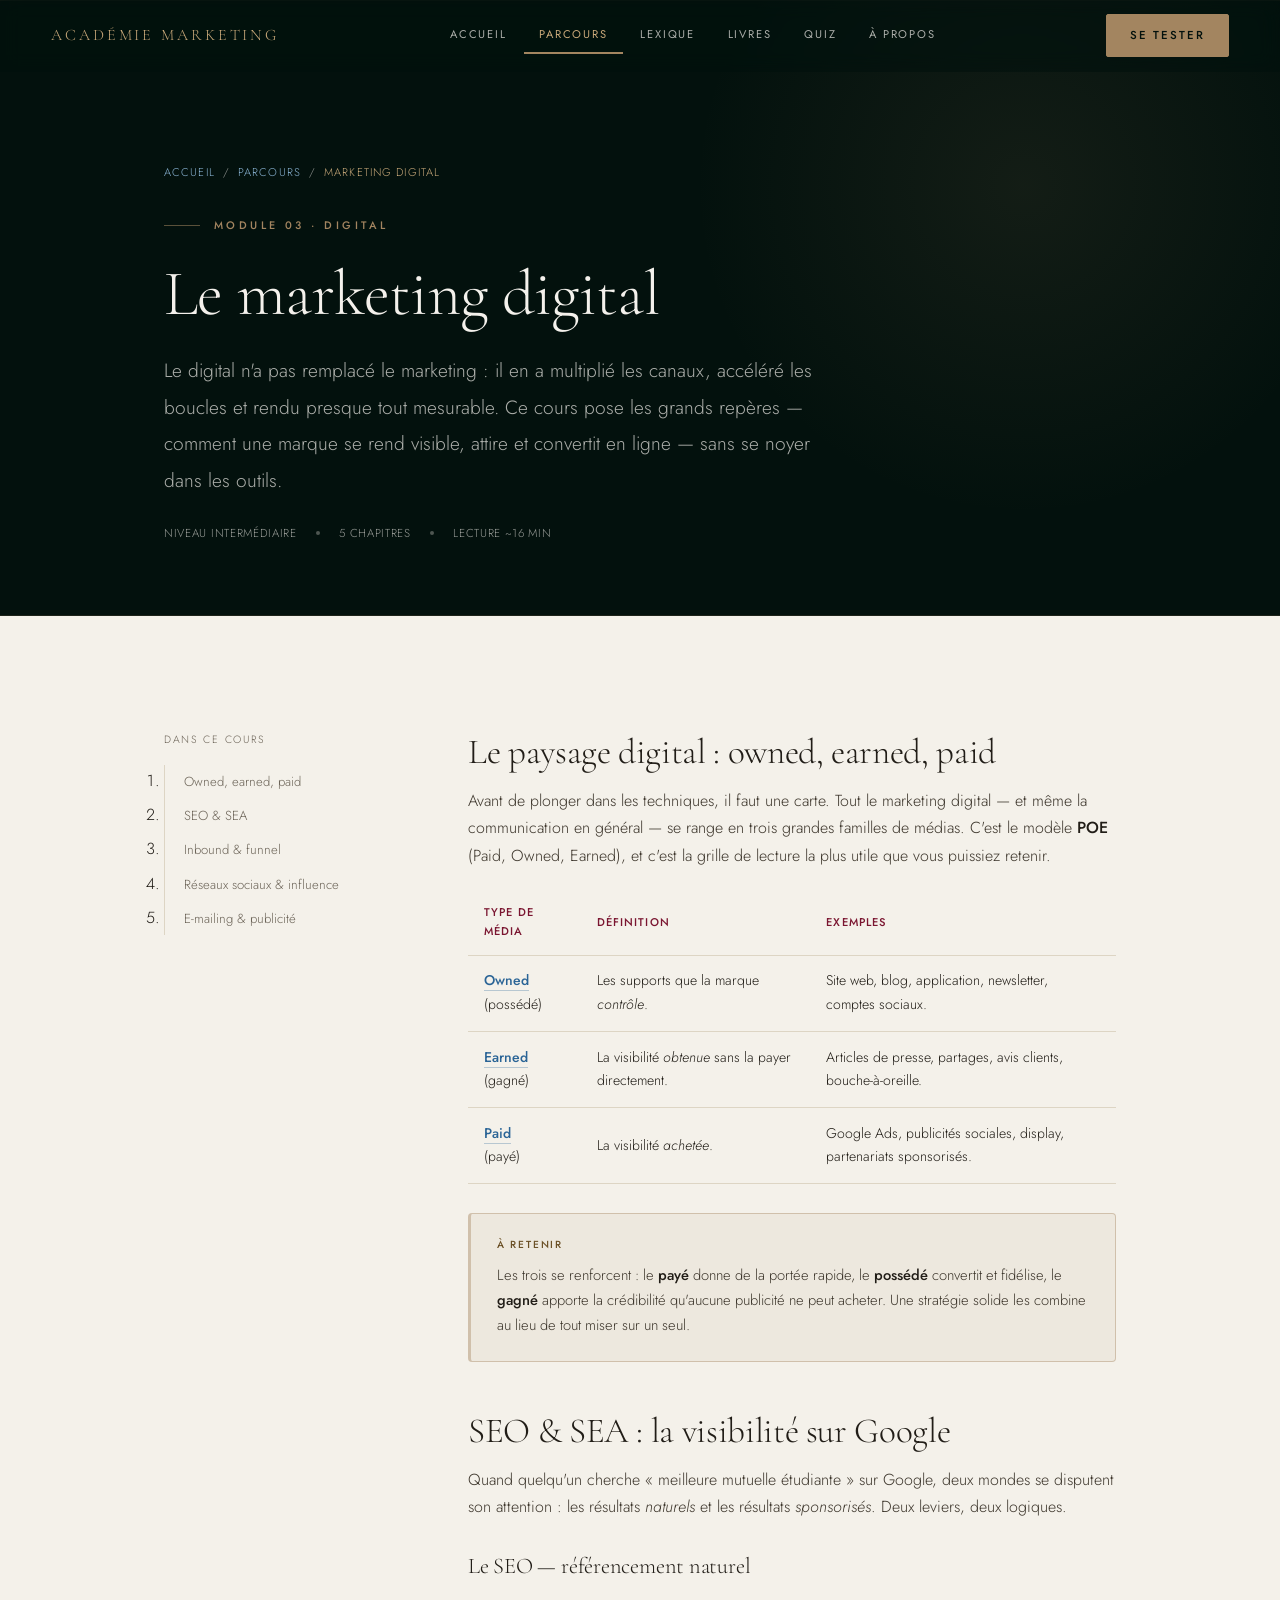
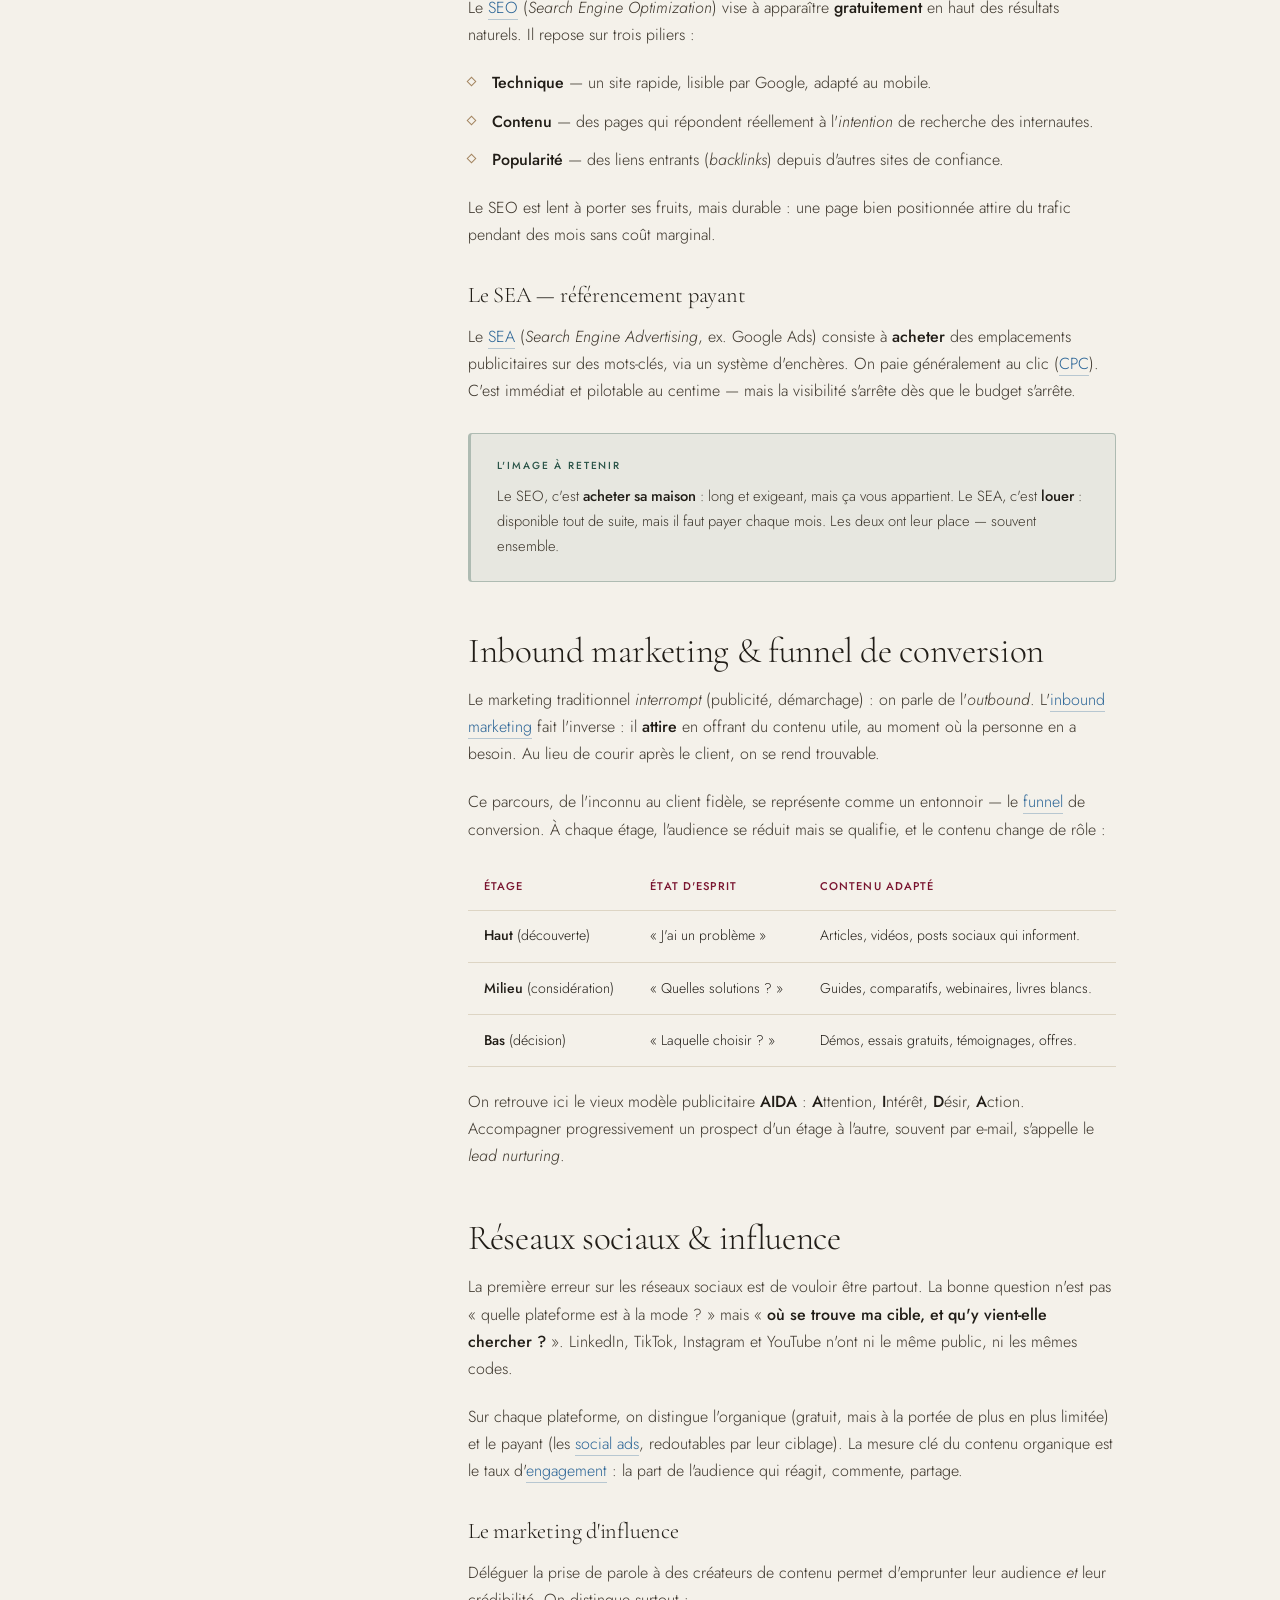
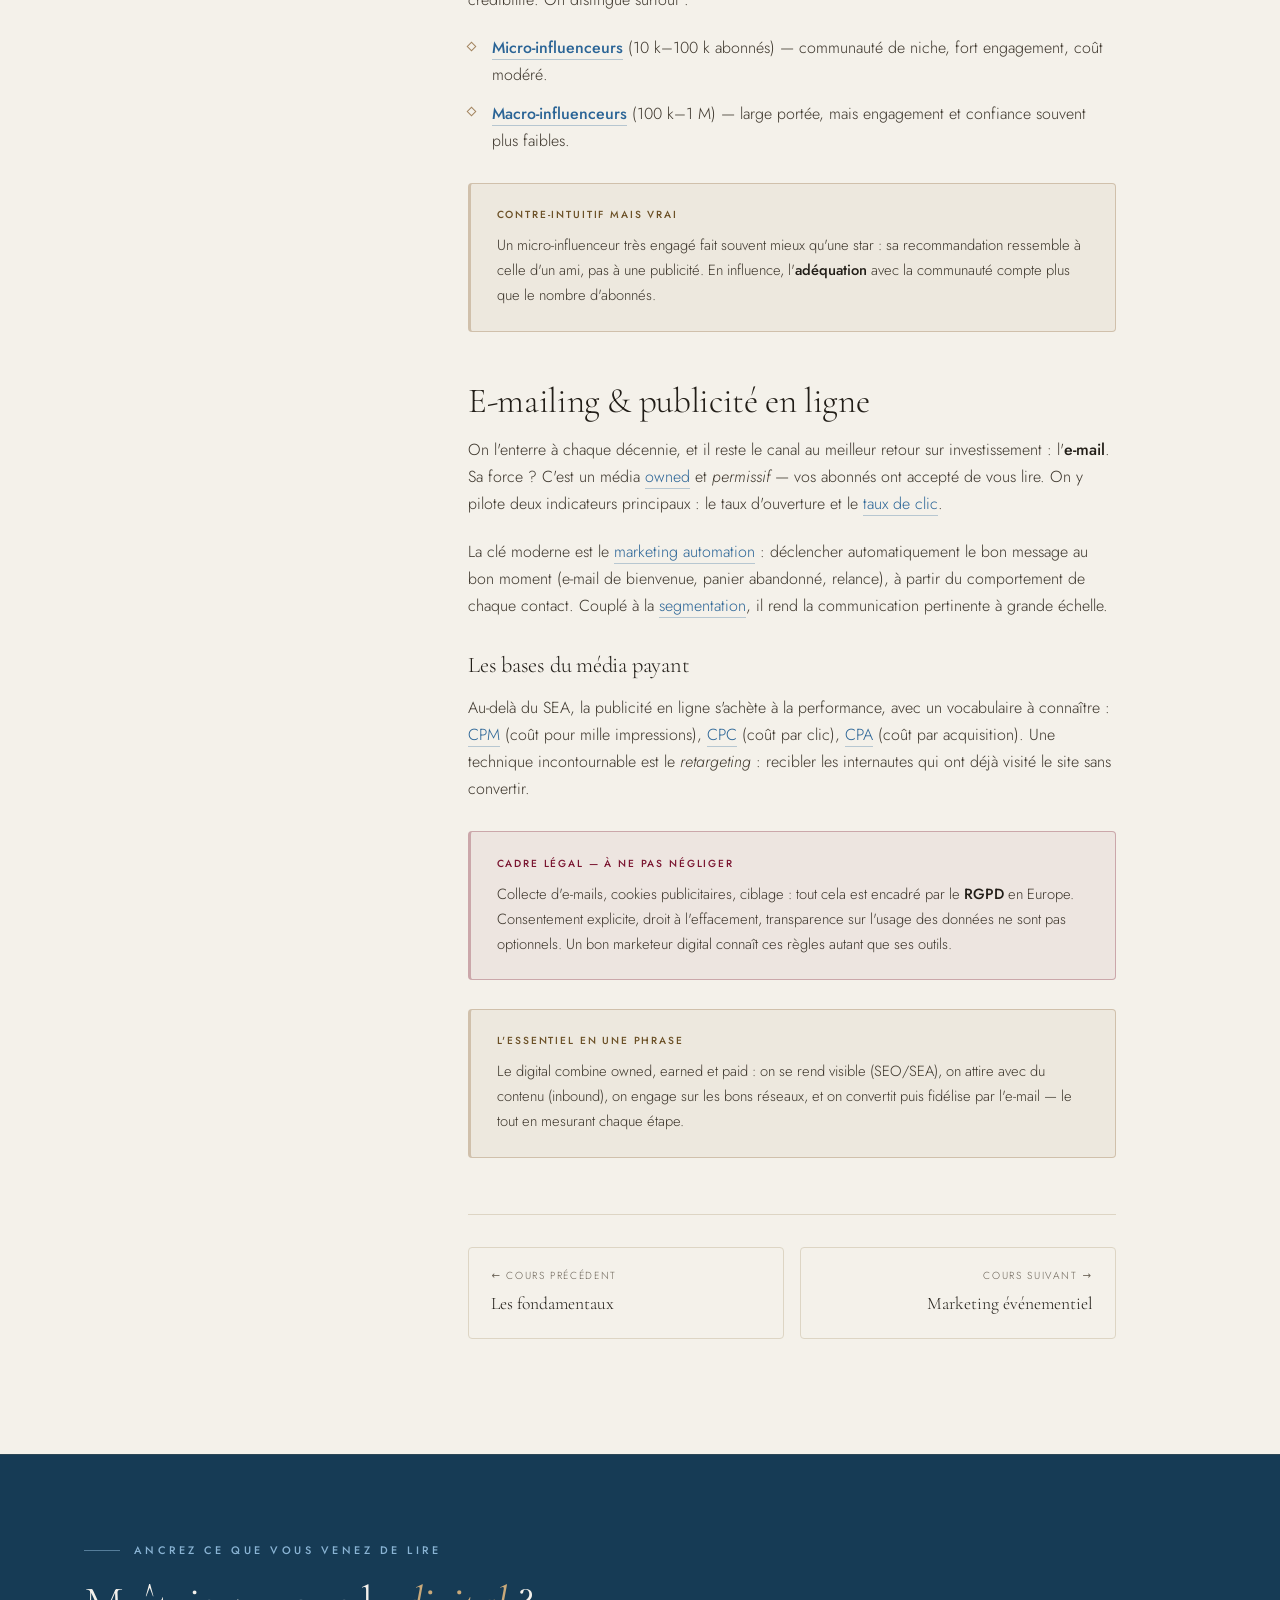
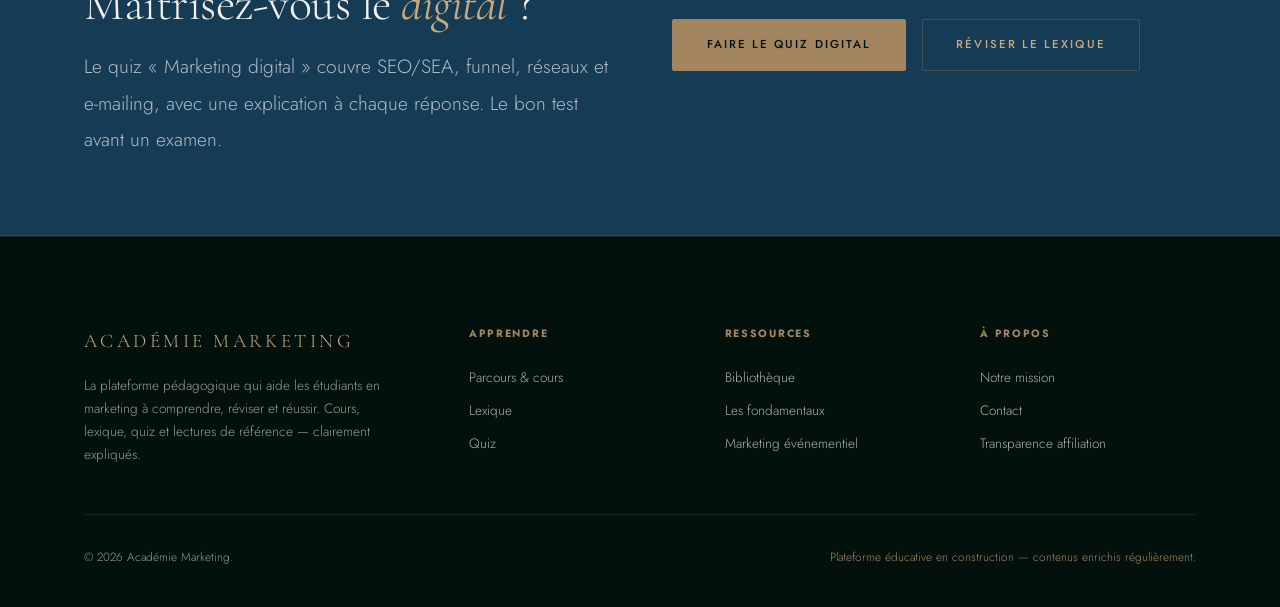
<file: cours/marketing-digital.html>
<!DOCTYPE html>
<html lang="fr">
<head>
<meta charset="UTF-8">
<meta name="viewport" content="width=device-width, initial-scale=1.0">

<title>Le marketing digital — Cours complet | Académie Marketing</title>
<meta name="description" content="Cours complet sur le marketing digital : owned/earned/paid media, SEO & SEA, inbound marketing et funnel de conversion, réseaux sociaux & influence, e-mailing et publicité en ligne. Pour étudiants.">
<meta name="keywords" content="marketing digital, SEO, SEA, inbound marketing, funnel conversion, réseaux sociaux, influence, emailing, publicité en ligne, owned earned paid">
<meta name="author" content="Académie Marketing">
<meta name="robots" content="index, follow">
<meta name="theme-color" content="#03110D">
<meta name="color-scheme" content="dark light">
<link rel="canonical" href="https://academie-marketing.fr/cours/marketing-digital.html">

<meta property="og:type" content="article">
<meta property="og:site_name" content="Académie Marketing">
<meta property="og:title" content="Le marketing digital — Cours complet">
<meta property="og:description" content="Owned/earned/paid, SEO & SEA, inbound & funnel, réseaux sociaux & influence, e-mailing et publicité en ligne.">
<meta property="og:url" content="https://academie-marketing.fr/cours/marketing-digital.html">
<meta property="og:image" content="https://academie-marketing.fr/assets/og-image.jpg">
<meta property="og:locale" content="fr_FR">
<meta name="twitter:card" content="summary_large_image">

<link rel="icon" href="data:image/svg+xml,%3Csvg xmlns='http://www.w3.org/2000/svg' viewBox='0 0 64 64'%3E%3Crect width='64' height='64' rx='13' fill='%2303110D'/%3E%3Crect x='3' y='3' width='58' height='58' rx='11' fill='none' stroke='%23A38560' stroke-width='1'/%3E%3Ctext x='32' y='44' font-family='Georgia,serif' font-size='32' fill='%23c9a97a' text-anchor='middle'%3EA%3C/text%3E%3C/svg%3E">

<link rel="preconnect" href="https://fonts.googleapis.com">
<link rel="preconnect" href="https://fonts.gstatic.com" crossorigin>
<link rel="preload" as="style" href="https://fonts.googleapis.com/css2?family=Cormorant+Garamond:ital,wght@0,300;0,400;0,500;0,600;1,300;1,400;1,500&family=Jost:wght@300;400;500;600&display=swap">
<link rel="stylesheet" href="https://fonts.googleapis.com/css2?family=Cormorant+Garamond:ital,wght@0,300;0,400;0,500;0,600;1,300;1,400;1,500&family=Jost:wght@300;400;500;600&display=swap" media="print" onload="this.media='all'">
<noscript><link rel="stylesheet" href="https://fonts.googleapis.com/css2?family=Cormorant+Garamond:ital,wght@0,300;0,400;0,500;0,600;1,300;1,400;1,500&family=Jost:wght@300;400;500;600&display=swap"></noscript>

<link rel="stylesheet" href="../assets/css/style.css">

<script type="application/ld+json">
{
  "@context": "https://schema.org",
  "@type": "LearningResource",
  "name": "Le marketing digital",
  "description": "Cours complet : owned/earned/paid media, SEO & SEA, inbound marketing et funnel, réseaux sociaux & influence, e-mailing et publicité en ligne.",
  "inLanguage": "fr-FR",
  "educationalLevel": "Intermédiaire",
  "learningResourceType": "Cours",
  "isAccessibleForFree": true,
  "teaches": ["SEO", "SEA", "Inbound marketing", "Funnel de conversion", "Réseaux sociaux", "E-mailing"],
  "provider": { "@type": "EducationalOrganization", "name": "Académie Marketing", "url": "https://academie-marketing.fr/" }
}
</script>
</head>
<body>

<a class="skip-link" href="#contenu">Aller au contenu</a>
<div class="read-progress" id="read-progress"></div>

<header class="nav" id="nav" role="banner">
  <a class="nav-logo" href="../index.html">Académie Marketing</a>
  <nav class="nav-main" aria-label="Navigation principale">
    <ul class="nav-links">
      <li><a href="../index.html">Accueil</a></li>
      <li><a href="../cours.html" class="active" aria-current="page">Parcours</a></li>
      <li><a href="../lexique.html">Lexique</a></li>
      <li><a href="../livres.html">Livres</a></li>
      <li><a href="../quiz.html">Quiz</a></li>
      <li><a href="../a-propos.html">À propos</a></li>
    </ul>
  </nav>
  <div class="nav-actions">
    <a class="btn btn-primary nav-cta" href="../quiz.html">Se tester</a>
    <button class="nav-burger" id="burger" aria-label="Ouvrir le menu" aria-expanded="false" aria-controls="mobile-menu">
      <span></span><span></span><span></span>
    </button>
  </div>
</header>

<div class="mobile-menu" id="mobile-menu" aria-hidden="true">
  <nav aria-label="Navigation mobile">
    <a href="../index.html">Accueil</a>
    <a href="../cours.html" class="active">Parcours</a>
    <a href="../lexique.html">Lexique</a>
    <a href="../livres.html">Livres</a>
    <a href="../quiz.html">Quiz</a>
    <a href="../a-propos.html">À propos</a>
    <a class="btn btn-primary" href="../quiz.html">Se tester</a>
  </nav>
</div>

<main id="contenu">

  <header class="page-header on-dark is-deep">
    <div class="container-reading">
      <nav class="breadcrumb" aria-label="Fil d'Ariane">
        <a href="../index.html">Accueil</a><span class="sep" aria-hidden="true">/</span>
        <a href="../cours.html">Parcours</a><span class="sep" aria-hidden="true">/</span>
        <span aria-current="page">Marketing digital</span>
      </nav>
      <span class="eyebrow">Module 03 · Digital</span>
      <h1 class="h1">Le marketing digital</h1>
      <p class="lead">Le digital n'a pas remplacé le marketing : il en a multiplié les canaux, accéléré les boucles et rendu presque tout mesurable. Ce cours pose les grands repères — comment une marque se rend visible, attire et convertit en ligne — sans se noyer dans les outils.</p>
      <div class="meta-row" style="margin-top:1.6rem;">
        <span>Niveau intermédiaire</span><span class="dot"></span>
        <span>5 chapitres</span><span class="dot"></span>
        <span>Lecture ~16 min</span>
      </div>
    </div>
  </header>

  <section class="section on-paper">
    <div class="container-reading">
      <div class="lesson-layout">

        <aside class="lesson-toc" aria-label="Sommaire du cours">
          <div class="toc-title">Dans ce cours</div>
          <ol>
            <li><a href="#paysage">Owned, earned, paid</a></li>
            <li><a href="#seo-sea">SEO &amp; SEA</a></li>
            <li><a href="#inbound">Inbound &amp; funnel</a></li>
            <li><a href="#social">Réseaux sociaux &amp; influence</a></li>
            <li><a href="#email">E-mailing &amp; publicité</a></li>
          </ol>
        </aside>

        <article class="prose">

          <h2 id="paysage">Le paysage digital : owned, earned, paid</h2>
          <p>Avant de plonger dans les techniques, il faut une carte. Tout le marketing digital — et même la communication en général — se range en trois grandes familles de médias. C'est le modèle <strong>POE</strong> (Paid, Owned, Earned), et c'est la grille de lecture la plus utile que vous puissiez retenir.</p>
          <table>
            <thead>
              <tr><th>Type de média</th><th>Définition</th><th>Exemples</th></tr>
            </thead>
            <tbody>
              <tr><td><strong><a href="../lexique.html?q=owned">Owned</a></strong><br>(possédé)</td><td>Les supports que la marque <em>contrôle</em>.</td><td>Site web, blog, application, newsletter, comptes sociaux.</td></tr>
              <tr><td><strong><a href="../lexique.html?q=earned">Earned</a></strong><br>(gagné)</td><td>La visibilité <em>obtenue</em> sans la payer directement.</td><td>Articles de presse, partages, avis clients, bouche-à-oreille.</td></tr>
              <tr><td><strong><a href="../lexique.html?q=paid">Paid</a></strong><br>(payé)</td><td>La visibilité <em>achetée</em>.</td><td>Google Ads, publicités sociales, display, partenariats sponsorisés.</td></tr>
            </tbody>
          </table>
          <div class="callout is-tip">
            <div class="callout-label">À retenir</div>
            <p>Les trois se renforcent : le <strong>payé</strong> donne de la portée rapide, le <strong>possédé</strong> convertit et fidélise, le <strong>gagné</strong> apporte la crédibilité qu'aucune publicité ne peut acheter. Une stratégie solide les combine au lieu de tout miser sur un seul.</p>
          </div>

          <h2 id="seo-sea">SEO &amp; SEA : la visibilité sur Google</h2>
          <p>Quand quelqu'un cherche « meilleure mutuelle étudiante » sur Google, deux mondes se disputent son attention : les résultats <em>naturels</em> et les résultats <em>sponsorisés</em>. Deux leviers, deux logiques.</p>
          <h3>Le SEO — référencement naturel</h3>
          <p>Le <a href="../lexique.html?q=SEO">SEO</a> (<em>Search Engine Optimization</em>) vise à apparaître <strong>gratuitement</strong> en haut des résultats naturels. Il repose sur trois piliers :</p>
          <ul>
            <li><strong>Technique</strong> — un site rapide, lisible par Google, adapté au mobile.</li>
            <li><strong>Contenu</strong> — des pages qui répondent réellement à l'<em>intention</em> de recherche des internautes.</li>
            <li><strong>Popularité</strong> — des liens entrants (<em>backlinks</em>) depuis d'autres sites de confiance.</li>
          </ul>
          <p>Le SEO est lent à porter ses fruits, mais durable : une page bien positionnée attire du trafic pendant des mois sans coût marginal.</p>
          <h3>Le SEA — référencement payant</h3>
          <p>Le <a href="../lexique.html?q=SEA">SEA</a> (<em>Search Engine Advertising</em>, ex. Google Ads) consiste à <strong>acheter</strong> des emplacements publicitaires sur des mots-clés, via un système d'enchères. On paie généralement au clic (<a href="../lexique.html?q=CPC">CPC</a>). C'est immédiat et pilotable au centime — mais la visibilité s'arrête dès que le budget s'arrête.</p>
          <div class="callout is-ex">
            <div class="callout-label">L'image à retenir</div>
            <p>Le SEO, c'est <strong>acheter sa maison</strong> : long et exigeant, mais ça vous appartient. Le SEA, c'est <strong>louer</strong> : disponible tout de suite, mais il faut payer chaque mois. Les deux ont leur place — souvent ensemble.</p>
          </div>

          <h2 id="inbound">Inbound marketing &amp; funnel de conversion</h2>
          <p>Le marketing traditionnel <em>interrompt</em> (publicité, démarchage) : on parle de l'<em>outbound</em>. L'<a href="../lexique.html?q=inbound">inbound marketing</a> fait l'inverse : il <strong>attire</strong> en offrant du contenu utile, au moment où la personne en a besoin. Au lieu de courir après le client, on se rend trouvable.</p>
          <p>Ce parcours, de l'inconnu au client fidèle, se représente comme un entonnoir — le <a href="../lexique.html?q=funnel">funnel</a> de conversion. À chaque étage, l'audience se réduit mais se qualifie, et le contenu change de rôle :</p>
          <table>
            <thead>
              <tr><th>Étage</th><th>État d'esprit</th><th>Contenu adapté</th></tr>
            </thead>
            <tbody>
              <tr><td><strong>Haut</strong> (découverte)</td><td>« J'ai un problème »</td><td>Articles, vidéos, posts sociaux qui informent.</td></tr>
              <tr><td><strong>Milieu</strong> (considération)</td><td>« Quelles solutions ? »</td><td>Guides, comparatifs, webinaires, livres blancs.</td></tr>
              <tr><td><strong>Bas</strong> (décision)</td><td>« Laquelle choisir ? »</td><td>Démos, essais gratuits, témoignages, offres.</td></tr>
            </tbody>
          </table>
          <p>On retrouve ici le vieux modèle publicitaire <strong>AIDA</strong> : <strong>A</strong>ttention, <strong>I</strong>ntérêt, <strong>D</strong>ésir, <strong>A</strong>ction. Accompagner progressivement un prospect d'un étage à l'autre, souvent par e-mail, s'appelle le <em>lead nurturing</em>.</p>

          <h2 id="social">Réseaux sociaux &amp; influence</h2>
          <p>La première erreur sur les réseaux sociaux est de vouloir être partout. La bonne question n'est pas « quelle plateforme est à la mode&nbsp;? » mais « <strong>où se trouve ma cible, et qu'y vient-elle chercher&nbsp;?</strong> ». LinkedIn, TikTok, Instagram et YouTube n'ont ni le même public, ni les mêmes codes.</p>
          <p>Sur chaque plateforme, on distingue l'organique (gratuit, mais à la portée de plus en plus limitée) et le payant (les <a href="../lexique.html?q=social">social ads</a>, redoutables par leur ciblage). La mesure clé du contenu organique est le taux d'<a href="../lexique.html?q=engagement">engagement</a> : la part de l'audience qui réagit, commente, partage.</p>
          <h3>Le marketing d'influence</h3>
          <p>Déléguer la prise de parole à des créateurs de contenu permet d'emprunter leur audience <em>et</em> leur crédibilité. On distingue surtout :</p>
          <ul>
            <li><strong><a href="../lexique.html?q=micro">Micro-influenceurs</a></strong> (10 k–100 k abonnés) — communauté de niche, fort engagement, coût modéré.</li>
            <li><strong><a href="../lexique.html?q=macro">Macro-influenceurs</a></strong> (100 k–1 M) — large portée, mais engagement et confiance souvent plus faibles.</li>
          </ul>
          <div class="callout is-tip">
            <div class="callout-label">Contre-intuitif mais vrai</div>
            <p>Un micro-influenceur très engagé fait souvent mieux qu'une star : sa recommandation ressemble à celle d'un ami, pas à une publicité. En influence, l'<strong>adéquation</strong> avec la communauté compte plus que le nombre d'abonnés.</p>
          </div>

          <h2 id="email">E-mailing &amp; publicité en ligne</h2>
          <p>On l'enterre à chaque décennie, et il reste le canal au meilleur retour sur investissement : l'<strong>e-mail</strong>. Sa force&nbsp;? C'est un média <a href="../lexique.html?q=owned">owned</a> et <em>permissif</em> — vos abonnés ont accepté de vous lire. On y pilote deux indicateurs principaux : le taux d'ouverture et le <a href="../lexique.html?q=CTR">taux de clic</a>.</p>
          <p>La clé moderne est le <a href="../lexique.html?q=automation">marketing automation</a> : déclencher automatiquement le bon message au bon moment (e-mail de bienvenue, panier abandonné, relance), à partir du comportement de chaque contact. Couplé à la <a href="../lexique.html?q=segmentation">segmentation</a>, il rend la communication pertinente à grande échelle.</p>
          <h3>Les bases du média payant</h3>
          <p>Au-delà du SEA, la publicité en ligne s'achète à la performance, avec un vocabulaire à connaître : <a href="../lexique.html?q=CPM">CPM</a> (coût pour mille impressions), <a href="../lexique.html?q=CPC">CPC</a> (coût par clic), <a href="../lexique.html?q=CPA">CPA</a> (coût par acquisition). Une technique incontournable est le <em>retargeting</em> : recibler les internautes qui ont déjà visité le site sans convertir.</p>
          <div class="callout is-warn">
            <div class="callout-label">Cadre légal — à ne pas négliger</div>
            <p>Collecte d'e-mails, cookies publicitaires, ciblage : tout cela est encadré par le <strong>RGPD</strong> en Europe. Consentement explicite, droit à l'effacement, transparence sur l'usage des données ne sont pas optionnels. Un bon marketeur digital connaît ces règles autant que ses outils.</p>
          </div>
          <div class="callout is-tip">
            <div class="callout-label">L'essentiel en une phrase</div>
            <p>Le digital combine owned, earned et paid&nbsp;: on se rend visible (SEO/SEA), on attire avec du contenu (inbound), on engage sur les bons réseaux, et on convertit puis fidélise par l'e-mail — le tout en mesurant chaque étape.</p>
          </div>

          <nav class="lesson-pager" aria-label="Navigation entre les cours">
            <a href="fondamentaux-du-marketing.html" class="is-prev">
              <span class="pager-dir">← Cours précédent</span>
              <span class="pager-title">Les fondamentaux</span>
            </a>
            <a href="marketing-evenementiel.html" class="is-next">
              <span class="pager-dir">Cours suivant →</span>
              <span class="pager-title">Marketing événementiel</span>
            </a>
          </nav>

        </article>
      </div>
    </div>
  </section>

  <section class="section is-tight on-dark is-savoir">
    <div class="container">
      <div class="split">
        <div class="reveal">
          <span class="eyebrow is-bleu">Ancrez ce que vous venez de lire</span>
          <h2 style="margin:1rem 0 1rem;">Maîtrisez-vous le <em>digital</em> ?</h2>
          <p class="lead" style="color:var(--on-dark-muted);">Le quiz « Marketing digital » couvre SEO/SEA, funnel, réseaux et e-mailing, avec une explication à chaque réponse. Le bon test avant un examen.</p>
        </div>
        <div class="reveal cluster" style="align-content:center;">
          <a class="btn btn-primary" href="../quiz.html?quiz=digital">Faire le quiz Digital</a>
          <a class="btn btn-secondary" href="../lexique.html">Réviser le lexique</a>
        </div>
      </div>
    </div>
  </section>

</main>

<footer class="footer" role="contentinfo">
  <div class="container">
    <div class="footer-top">
      <div class="footer-brand">
        <a class="nav-logo" href="../index.html">Académie Marketing</a>
        <p>La plateforme pédagogique qui aide les étudiants en marketing à comprendre, réviser et réussir. Cours, lexique, quiz et lectures de référence — clairement expliqués.</p>
      </div>
      <div class="footer-col">
        <h5>Apprendre</h5>
        <a href="../cours.html">Parcours &amp; cours</a>
        <a href="../lexique.html">Lexique</a>
        <a href="../quiz.html">Quiz</a>
      </div>
      <div class="footer-col">
        <h5>Ressources</h5>
        <a href="../livres.html">Bibliothèque</a>
        <a href="fondamentaux-du-marketing.html">Les fondamentaux</a>
        <a href="marketing-evenementiel.html">Marketing événementiel</a>
      </div>
      <div class="footer-col">
        <h5>À propos</h5>
        <a href="../a-propos.html">Notre mission</a>
        <a href="../a-propos.html#contact">Contact</a>
        <a href="../a-propos.html#affiliation">Transparence affiliation</a>
      </div>
    </div>
    <div class="footer-bottom">
      <p>&copy; <span data-year></span> Académie Marketing.</p>
      <p class="placeholder-note">Plateforme éducative en construction — contenus enrichis régulièrement.</p>
    </div>
  </div>
</footer>

<button class="to-top" id="to-top" aria-label="Revenir en haut">
  <svg viewBox="0 0 24 24" fill="none" stroke="currentColor" aria-hidden="true"><path d="m6 14 6-6 6 6"/></svg>
</button>

<script src="../assets/js/main.js" defer></script>
</body>
</html>
</file>
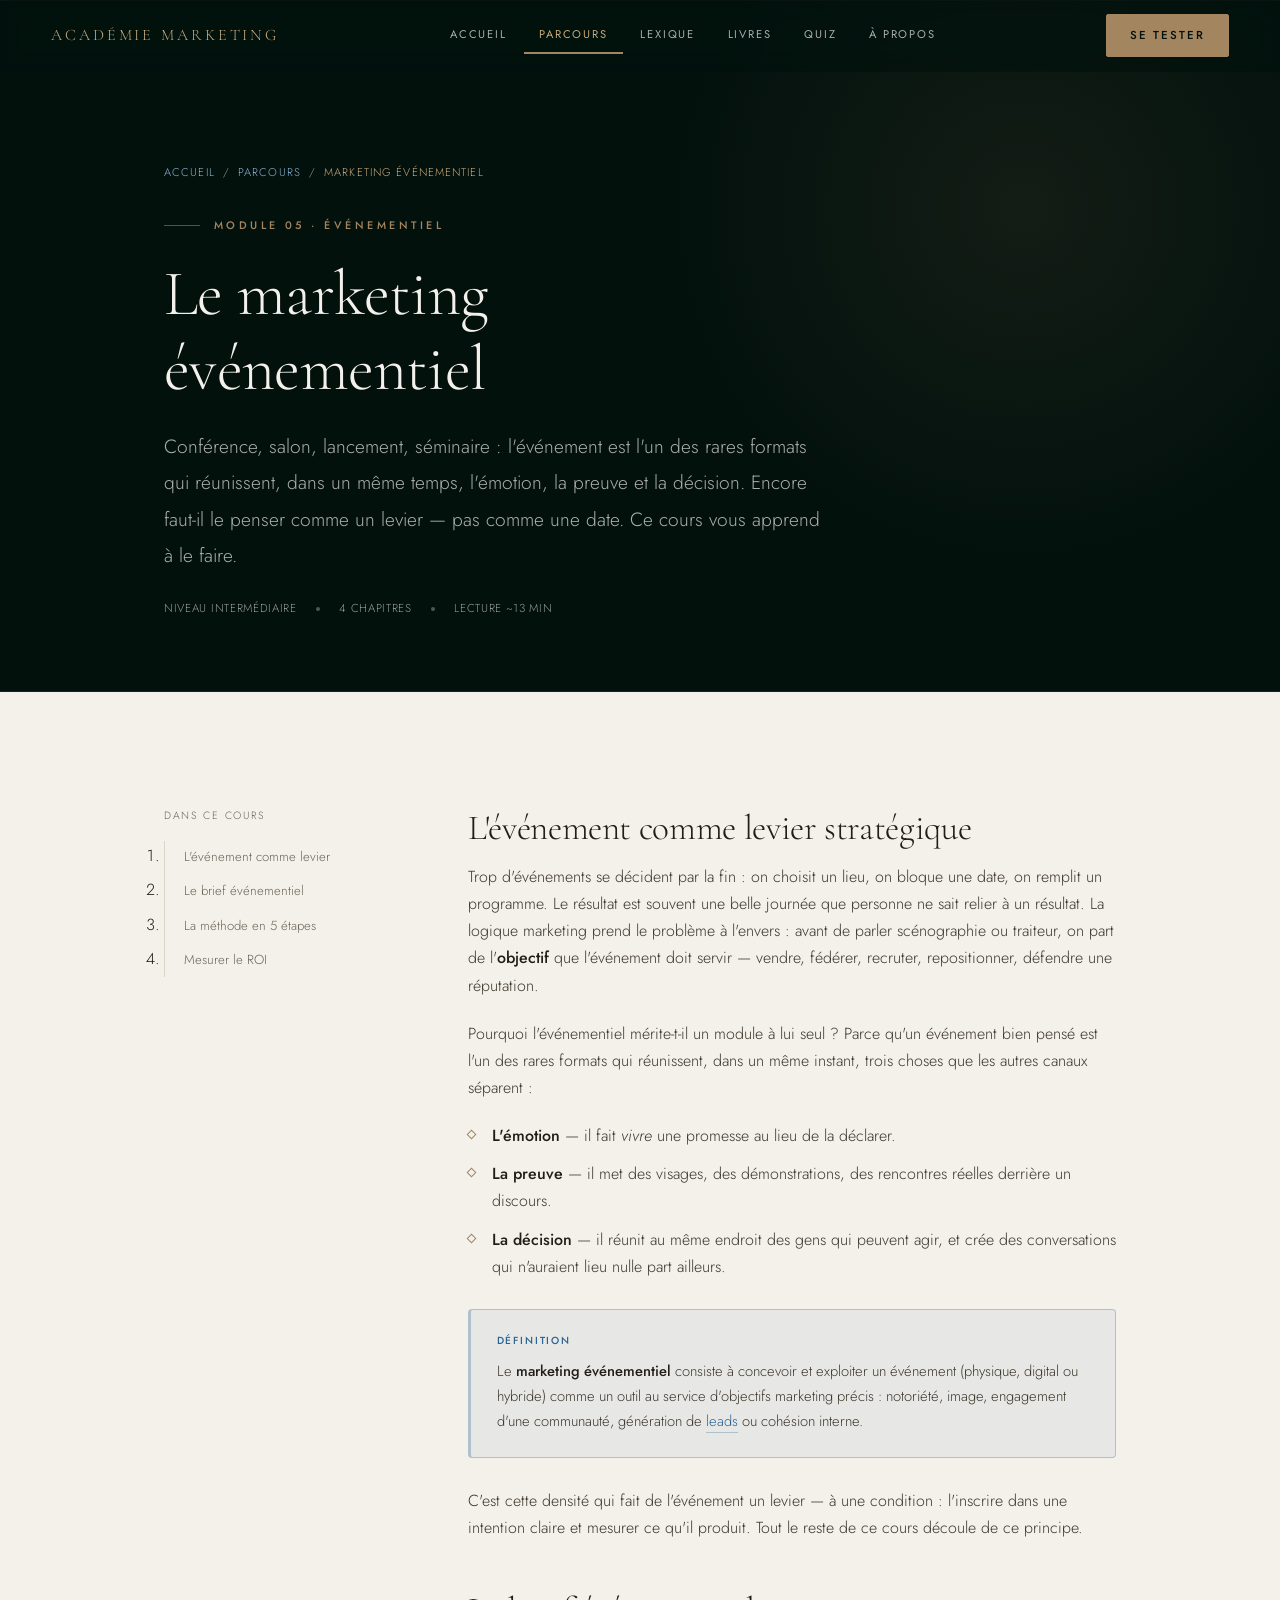
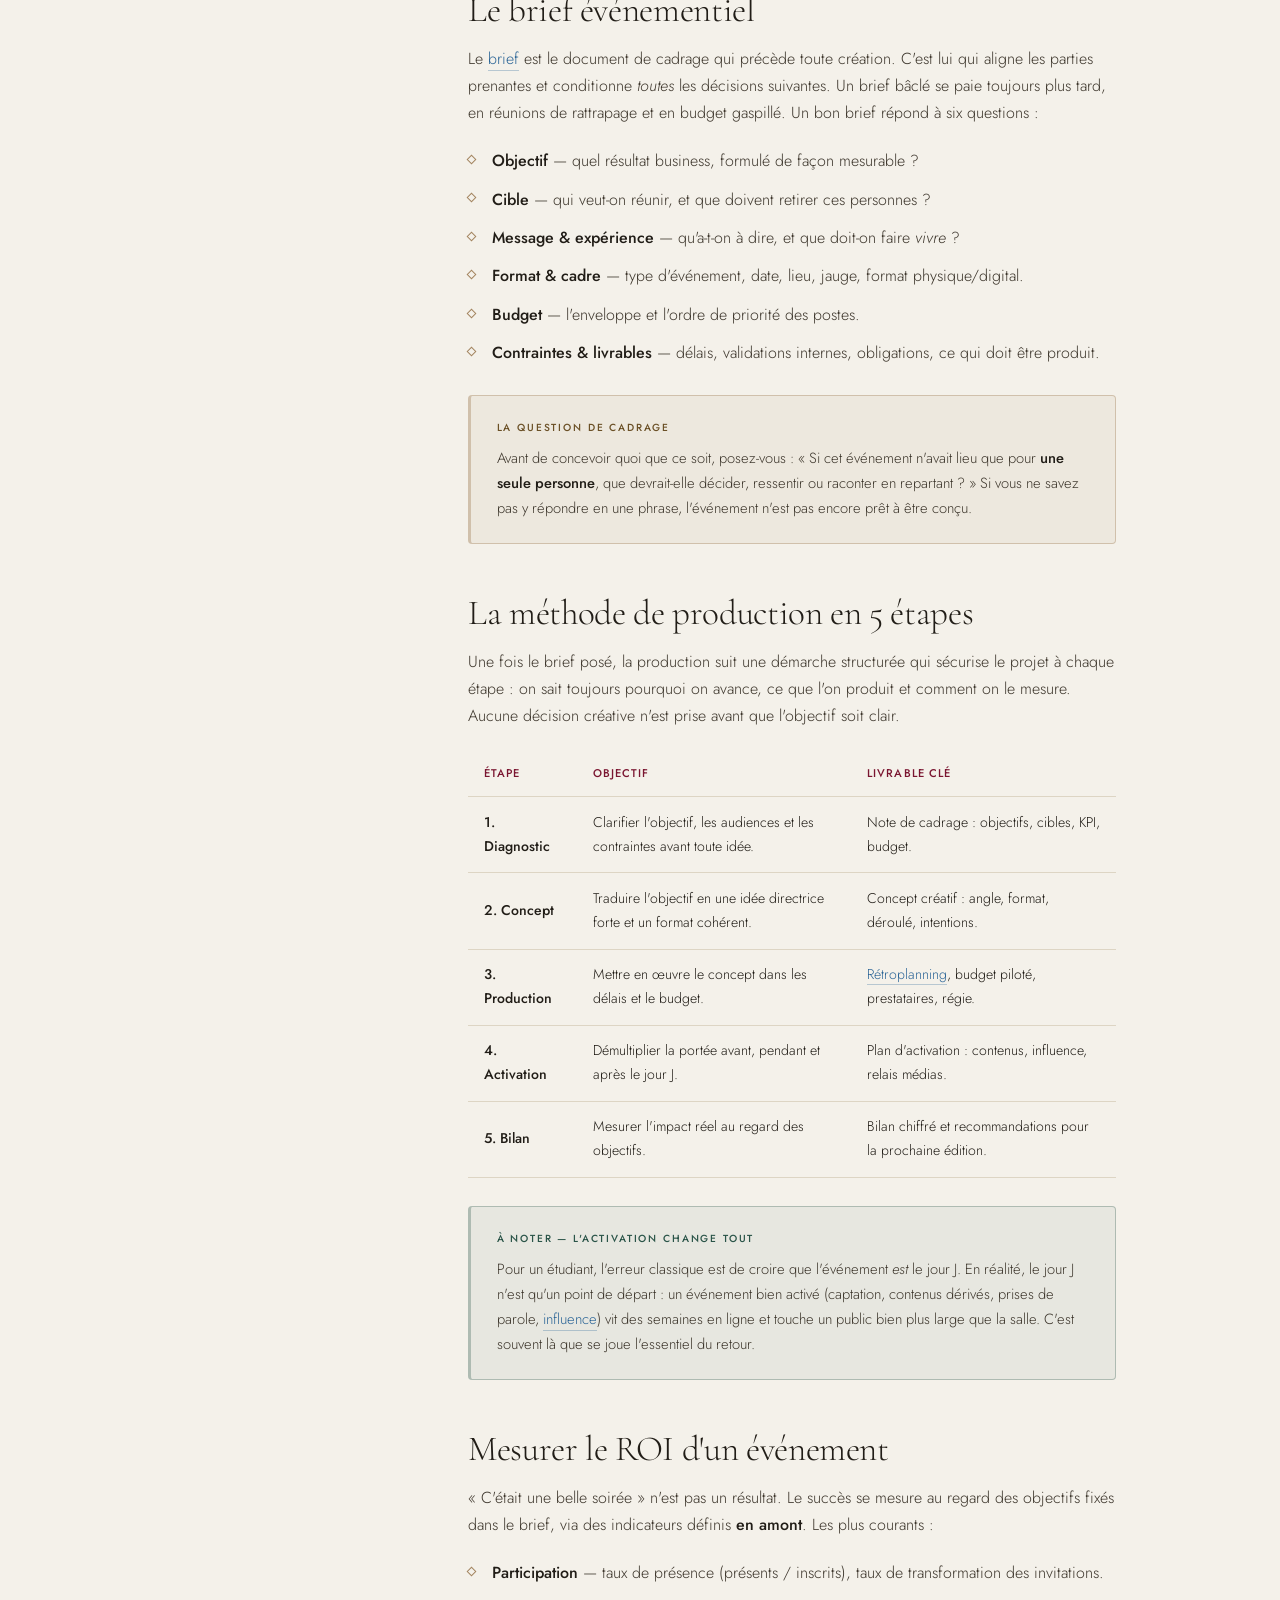
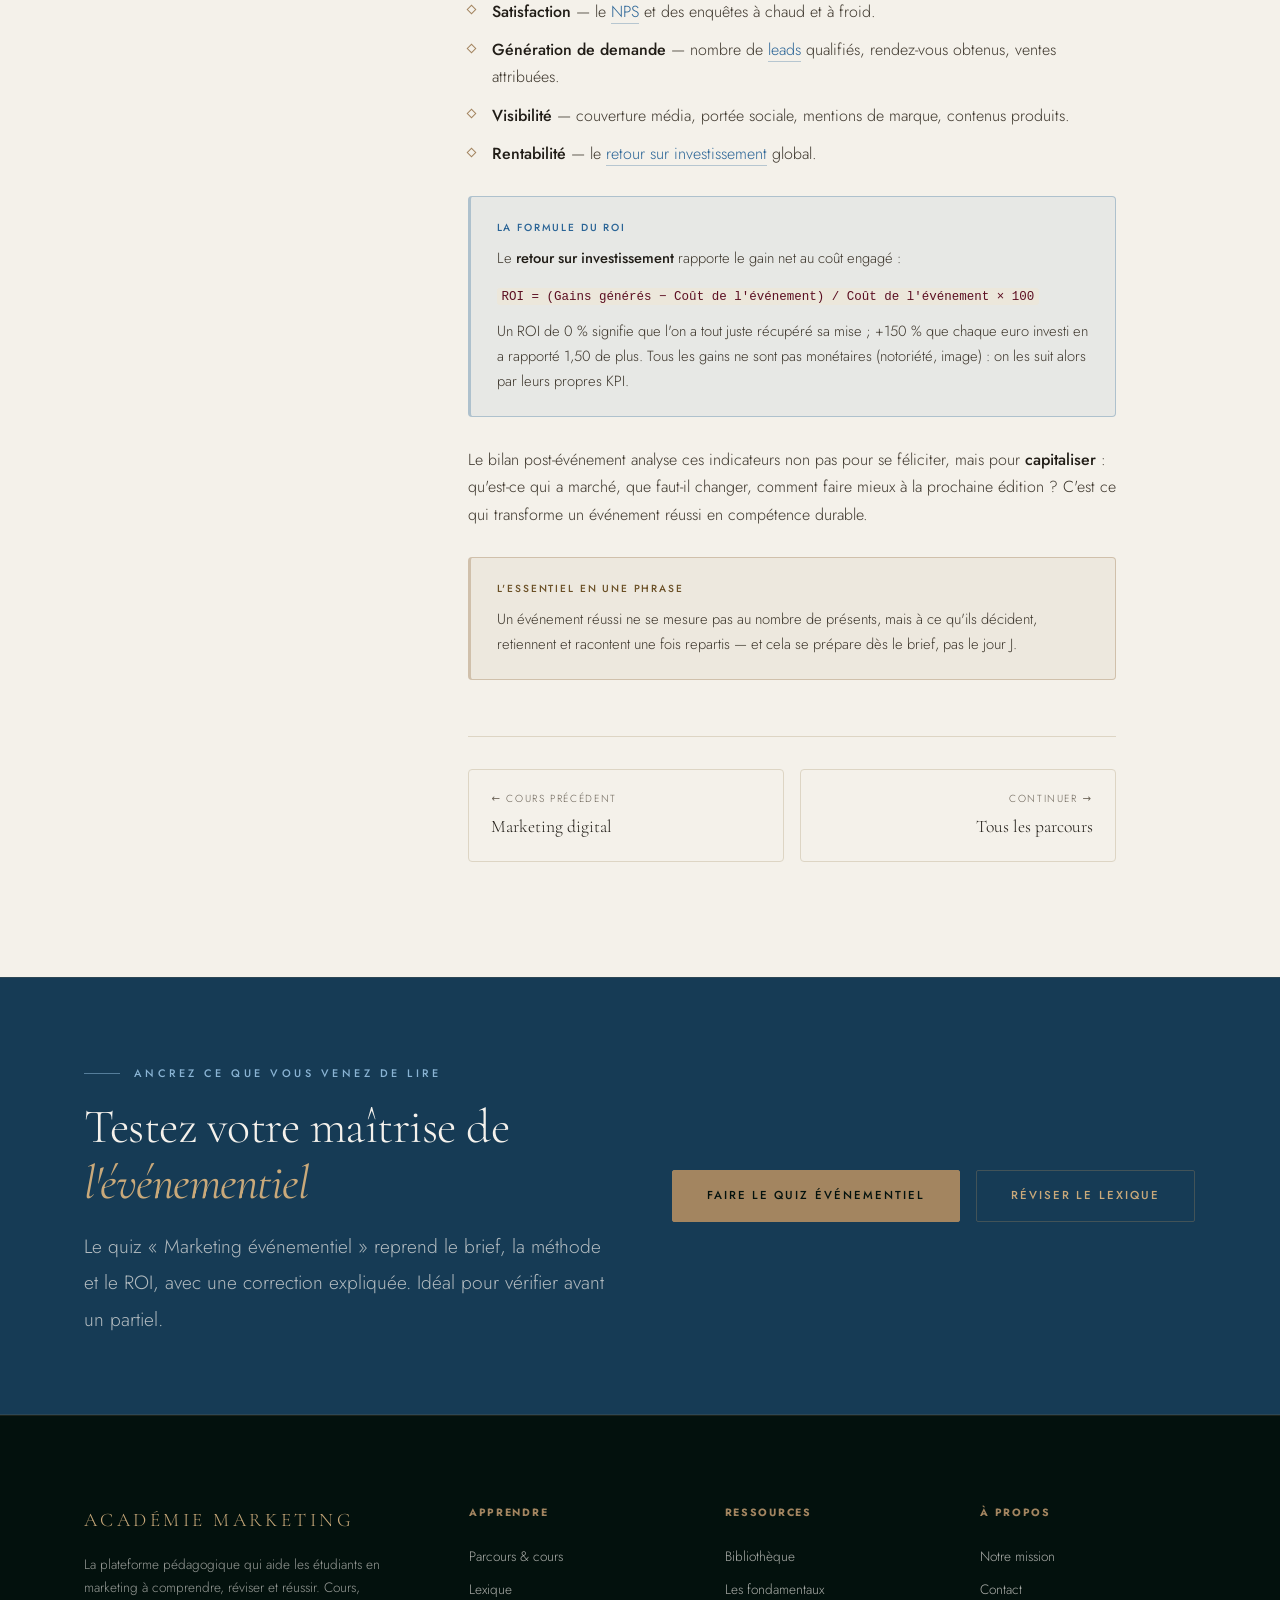
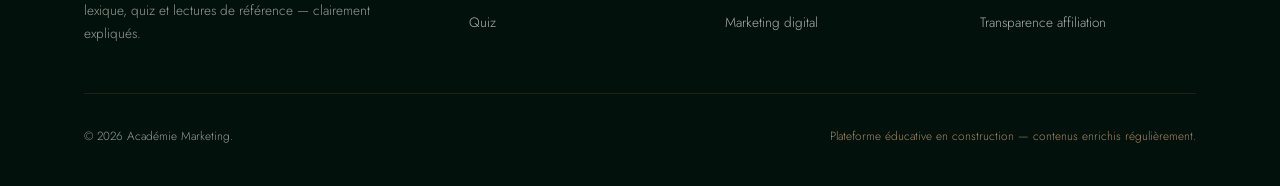
<file: cours/marketing-evenementiel.html>
<!DOCTYPE html>
<html lang="fr">
<head>
<meta charset="UTF-8">
<meta name="viewport" content="width=device-width, initial-scale=1.0">

<title>Le marketing événementiel — Cours complet | Académie Marketing</title>
<meta name="description" content="Cours complet sur le marketing événementiel : l'événement comme levier stratégique, le brief événementiel, la méthode de production en 5 étapes et la mesure du ROI. Pour étudiants en marketing.">
<meta name="keywords" content="marketing événementiel, événement levier stratégique, brief événementiel, rétroplanning, ROI événementiel, production événementielle, cours marketing">
<meta name="author" content="Académie Marketing">
<meta name="robots" content="index, follow">
<meta name="theme-color" content="#03110D">
<meta name="color-scheme" content="dark light">
<link rel="canonical" href="https://academie-marketing.fr/cours/marketing-evenementiel.html">

<meta property="og:type" content="article">
<meta property="og:site_name" content="Académie Marketing">
<meta property="og:title" content="Le marketing événementiel — Cours complet">
<meta property="og:description" content="L'événement comme levier, le brief, la méthode de production en 5 étapes et la mesure du ROI événementiel.">
<meta property="og:url" content="https://academie-marketing.fr/cours/marketing-evenementiel.html">
<meta property="og:image" content="https://academie-marketing.fr/assets/og-image.jpg">
<meta property="og:locale" content="fr_FR">
<meta name="twitter:card" content="summary_large_image">

<link rel="icon" href="data:image/svg+xml,%3Csvg xmlns='http://www.w3.org/2000/svg' viewBox='0 0 64 64'%3E%3Crect width='64' height='64' rx='13' fill='%2303110D'/%3E%3Crect x='3' y='3' width='58' height='58' rx='11' fill='none' stroke='%23A38560' stroke-width='1'/%3E%3Ctext x='32' y='44' font-family='Georgia,serif' font-size='32' fill='%23c9a97a' text-anchor='middle'%3EA%3C/text%3E%3C/svg%3E">

<link rel="preconnect" href="https://fonts.googleapis.com">
<link rel="preconnect" href="https://fonts.gstatic.com" crossorigin>
<link rel="preload" as="style" href="https://fonts.googleapis.com/css2?family=Cormorant+Garamond:ital,wght@0,300;0,400;0,500;0,600;1,300;1,400;1,500&family=Jost:wght@300;400;500;600&display=swap">
<link rel="stylesheet" href="https://fonts.googleapis.com/css2?family=Cormorant+Garamond:ital,wght@0,300;0,400;0,500;0,600;1,300;1,400;1,500&family=Jost:wght@300;400;500;600&display=swap" media="print" onload="this.media='all'">
<noscript><link rel="stylesheet" href="https://fonts.googleapis.com/css2?family=Cormorant+Garamond:ital,wght@0,300;0,400;0,500;0,600;1,300;1,400;1,500&family=Jost:wght@300;400;500;600&display=swap"></noscript>

<link rel="stylesheet" href="../assets/css/style.css">

<script type="application/ld+json">
{
  "@context": "https://schema.org",
  "@type": "LearningResource",
  "name": "Le marketing événementiel",
  "description": "Cours complet : l'événement comme levier stratégique, le brief événementiel, la méthode de production en 5 étapes et la mesure du ROI.",
  "inLanguage": "fr-FR",
  "educationalLevel": "Intermédiaire",
  "learningResourceType": "Cours",
  "isAccessibleForFree": true,
  "teaches": ["Marketing événementiel", "Brief événementiel", "Production d'événement", "ROI événementiel"],
  "provider": { "@type": "EducationalOrganization", "name": "Académie Marketing", "url": "https://academie-marketing.fr/" }
}
</script>
</head>
<body>

<a class="skip-link" href="#contenu">Aller au contenu</a>
<div class="read-progress" id="read-progress"></div>

<header class="nav" id="nav" role="banner">
  <a class="nav-logo" href="../index.html">Académie Marketing</a>
  <nav class="nav-main" aria-label="Navigation principale">
    <ul class="nav-links">
      <li><a href="../index.html">Accueil</a></li>
      <li><a href="../cours.html" class="active" aria-current="page">Parcours</a></li>
      <li><a href="../lexique.html">Lexique</a></li>
      <li><a href="../livres.html">Livres</a></li>
      <li><a href="../quiz.html">Quiz</a></li>
      <li><a href="../a-propos.html">À propos</a></li>
    </ul>
  </nav>
  <div class="nav-actions">
    <a class="btn btn-primary nav-cta" href="../quiz.html">Se tester</a>
    <button class="nav-burger" id="burger" aria-label="Ouvrir le menu" aria-expanded="false" aria-controls="mobile-menu">
      <span></span><span></span><span></span>
    </button>
  </div>
</header>

<div class="mobile-menu" id="mobile-menu" aria-hidden="true">
  <nav aria-label="Navigation mobile">
    <a href="../index.html">Accueil</a>
    <a href="../cours.html" class="active">Parcours</a>
    <a href="../lexique.html">Lexique</a>
    <a href="../livres.html">Livres</a>
    <a href="../quiz.html">Quiz</a>
    <a href="../a-propos.html">À propos</a>
    <a class="btn btn-primary" href="../quiz.html">Se tester</a>
  </nav>
</div>

<main id="contenu">

  <header class="page-header on-dark is-deep">
    <div class="container-reading">
      <nav class="breadcrumb" aria-label="Fil d'Ariane">
        <a href="../index.html">Accueil</a><span class="sep" aria-hidden="true">/</span>
        <a href="../cours.html">Parcours</a><span class="sep" aria-hidden="true">/</span>
        <span aria-current="page">Marketing événementiel</span>
      </nav>
      <span class="eyebrow">Module 05 · Événementiel</span>
      <h1 class="h1">Le marketing événementiel</h1>
      <p class="lead">Conférence, salon, lancement, séminaire : l'événement est l'un des rares formats qui réunissent, dans un même temps, l'émotion, la preuve et la décision. Encore faut-il le penser comme un levier — pas comme une date. Ce cours vous apprend à le faire.</p>
      <div class="meta-row" style="margin-top:1.6rem;">
        <span>Niveau intermédiaire</span><span class="dot"></span>
        <span>4 chapitres</span><span class="dot"></span>
        <span>Lecture ~13 min</span>
      </div>
    </div>
  </header>

  <section class="section on-paper">
    <div class="container-reading">
      <div class="lesson-layout">

        <aside class="lesson-toc" aria-label="Sommaire du cours">
          <div class="toc-title">Dans ce cours</div>
          <ol>
            <li><a href="#levier">L'événement comme levier</a></li>
            <li><a href="#brief">Le brief événementiel</a></li>
            <li><a href="#methode">La méthode en 5 étapes</a></li>
            <li><a href="#roi">Mesurer le ROI</a></li>
          </ol>
        </aside>

        <article class="prose">

          <h2 id="levier">L'événement comme levier stratégique</h2>
          <p>Trop d'événements se décident par la fin : on choisit un lieu, on bloque une date, on remplit un programme. Le résultat est souvent une belle journée que personne ne sait relier à un résultat. La logique marketing prend le problème à l'envers : avant de parler scénographie ou traiteur, on part de l'<strong>objectif</strong> que l'événement doit servir — vendre, fédérer, recruter, repositionner, défendre une réputation.</p>
          <p>Pourquoi l'événementiel mérite-t-il un module à lui seul&nbsp;? Parce qu'un événement bien pensé est l'un des rares formats qui réunissent, dans un même instant, trois choses que les autres canaux séparent :</p>
          <ul>
            <li><strong>L'émotion</strong> — il fait <em>vivre</em> une promesse au lieu de la déclarer.</li>
            <li><strong>La preuve</strong> — il met des visages, des démonstrations, des rencontres réelles derrière un discours.</li>
            <li><strong>La décision</strong> — il réunit au même endroit des gens qui peuvent agir, et crée des conversations qui n'auraient lieu nulle part ailleurs.</li>
          </ul>

          <div class="callout is-def">
            <div class="callout-label">Définition</div>
            <p>Le <strong>marketing événementiel</strong> consiste à concevoir et exploiter un événement (physique, digital ou hybride) comme un outil au service d'objectifs marketing précis : notoriété, image, engagement d'une communauté, génération de <a href="../lexique.html?q=lead">leads</a> ou cohésion interne.</p>
          </div>
          <p>C'est cette densité qui fait de l'événement un levier — à une condition : l'inscrire dans une intention claire et mesurer ce qu'il produit. Tout le reste de ce cours découle de ce principe.</p>

          <h2 id="brief">Le brief événementiel</h2>
          <p>Le <a href="../lexique.html?q=brief">brief</a> est le document de cadrage qui précède toute création. C'est lui qui aligne les parties prenantes et conditionne <em>toutes</em> les décisions suivantes. Un brief bâclé se paie toujours plus tard, en réunions de rattrapage et en budget gaspillé. Un bon brief répond à six questions :</p>
          <ul>
            <li><strong>Objectif</strong> — quel résultat business, formulé de façon mesurable&nbsp;?</li>
            <li><strong>Cible</strong> — qui veut-on réunir, et que doivent retirer ces personnes&nbsp;?</li>
            <li><strong>Message &amp; expérience</strong> — qu'a-t-on à dire, et que doit-on faire <em>vivre</em>&nbsp;?</li>
            <li><strong>Format &amp; cadre</strong> — type d'événement, date, lieu, jauge, format physique/digital.</li>
            <li><strong>Budget</strong> — l'enveloppe et l'ordre de priorité des postes.</li>
            <li><strong>Contraintes &amp; livrables</strong> — délais, validations internes, obligations, ce qui doit être produit.</li>
          </ul>

          <div class="callout is-tip">
            <div class="callout-label">La question de cadrage</div>
            <p>Avant de concevoir quoi que ce soit, posez-vous&nbsp;: «&nbsp;Si cet événement n'avait lieu que pour <strong>une seule personne</strong>, que devrait-elle décider, ressentir ou raconter en repartant&nbsp;?&nbsp;» Si vous ne savez pas y répondre en une phrase, l'événement n'est pas encore prêt à être conçu.</p>
          </div>

          <h2 id="methode">La méthode de production en 5 étapes</h2>
          <p>Une fois le brief posé, la production suit une démarche structurée qui sécurise le projet à chaque étape : on sait toujours pourquoi on avance, ce que l'on produit et comment on le mesure. Aucune décision créative n'est prise avant que l'objectif soit clair.</p>

          <table>
            <thead>
              <tr><th>Étape</th><th>Objectif</th><th>Livrable clé</th></tr>
            </thead>
            <tbody>
              <tr><td><strong>1. Diagnostic</strong></td><td>Clarifier l'objectif, les audiences et les contraintes avant toute idée.</td><td>Note de cadrage : objectifs, cibles, KPI, budget.</td></tr>
              <tr><td><strong>2. Concept</strong></td><td>Traduire l'objectif en une idée directrice forte et un format cohérent.</td><td>Concept créatif : angle, format, déroulé, intentions.</td></tr>
              <tr><td><strong>3. Production</strong></td><td>Mettre en œuvre le concept dans les délais et le budget.</td><td><a href="../lexique.html?q=rétroplanning">Rétroplanning</a>, budget piloté, prestataires, régie.</td></tr>
              <tr><td><strong>4. Activation</strong></td><td>Démultiplier la portée avant, pendant et après le jour J.</td><td>Plan d'activation : contenus, influence, relais médias.</td></tr>
              <tr><td><strong>5. Bilan</strong></td><td>Mesurer l'impact réel au regard des objectifs.</td><td>Bilan chiffré et recommandations pour la prochaine édition.</td></tr>
            </tbody>
          </table>

          <div class="callout is-ex">
            <div class="callout-label">À noter — l'activation change tout</div>
            <p>Pour un étudiant, l'erreur classique est de croire que l'événement <em>est</em> le jour J. En réalité, le jour J n'est qu'un point de départ : un événement bien activé (captation, contenus dérivés, prises de parole, <a href="../lexique.html?q=influence">influence</a>) vit des semaines en ligne et touche un public bien plus large que la salle. C'est souvent là que se joue l'essentiel du retour.</p>
          </div>

          <h2 id="roi">Mesurer le ROI d'un événement</h2>
          <p>«&nbsp;C'était une belle soirée&nbsp;» n'est pas un résultat. Le succès se mesure au regard des objectifs fixés dans le brief, via des indicateurs définis <strong>en amont</strong>. Les plus courants :</p>
          <ul>
            <li><strong>Participation</strong> — taux de présence (présents / inscrits), taux de transformation des invitations.</li>
            <li><strong>Satisfaction</strong> — le <a href="../lexique.html?q=NPS">NPS</a> et des enquêtes à chaud et à froid.</li>
            <li><strong>Génération de demande</strong> — nombre de <a href="../lexique.html?q=lead">leads</a> qualifiés, rendez-vous obtenus, ventes attribuées.</li>
            <li><strong>Visibilité</strong> — couverture média, portée sociale, mentions de marque, contenus produits.</li>
            <li><strong>Rentabilité</strong> — le <a href="../lexique.html?q=ROI">retour sur investissement</a> global.</li>
          </ul>

          <div class="callout is-def">
            <div class="callout-label">La formule du ROI</div>
            <p>Le <strong>retour sur investissement</strong> rapporte le gain net au coût engagé&nbsp;:</p>
            <p><code>ROI = (Gains générés − Coût de l'événement) / Coût de l'événement × 100</code></p>
            <p>Un ROI de 0&nbsp;% signifie que l'on a tout juste récupéré sa mise&nbsp;; +150&nbsp;% que chaque euro investi en a rapporté 1,50 de plus. Tous les gains ne sont pas monétaires (notoriété, image) : on les suit alors par leurs propres KPI.</p>
          </div>

          <p>Le bilan post-événement analyse ces indicateurs non pas pour se féliciter, mais pour <strong>capitaliser</strong> : qu'est-ce qui a marché, que faut-il changer, comment faire mieux à la prochaine édition&nbsp;? C'est ce qui transforme un événement réussi en compétence durable.</p>

          <div class="callout is-tip">
            <div class="callout-label">L'essentiel en une phrase</div>
            <p>Un événement réussi ne se mesure pas au nombre de présents, mais à ce qu'ils décident, retiennent et racontent une fois repartis — et cela se prépare dès le brief, pas le jour J.</p>
          </div>

          <nav class="lesson-pager" aria-label="Navigation entre les cours">
            <a href="marketing-digital.html" class="is-prev">
              <span class="pager-dir">← Cours précédent</span>
              <span class="pager-title">Marketing digital</span>
            </a>
            <a href="../cours.html" class="is-next">
              <span class="pager-dir">Continuer →</span>
              <span class="pager-title">Tous les parcours</span>
            </a>
          </nav>

        </article>
      </div>
    </div>
  </section>

  <section class="section is-tight on-dark is-savoir">
    <div class="container">
      <div class="split">
        <div class="reveal">
          <span class="eyebrow is-bleu">Ancrez ce que vous venez de lire</span>
          <h2 style="margin:1rem 0 1rem;">Testez votre maîtrise de <em>l'événementiel</em></h2>
          <p class="lead" style="color:var(--on-dark-muted);">Le quiz « Marketing événementiel » reprend le brief, la méthode et le ROI, avec une correction expliquée. Idéal pour vérifier avant un partiel.</p>
        </div>
        <div class="reveal cluster" style="align-content:center;">
          <a class="btn btn-primary" href="../quiz.html?quiz=evenementiel">Faire le quiz Événementiel</a>
          <a class="btn btn-secondary" href="../lexique.html">Réviser le lexique</a>
        </div>
      </div>
    </div>
  </section>

</main>

<footer class="footer" role="contentinfo">
  <div class="container">
    <div class="footer-top">
      <div class="footer-brand">
        <a class="nav-logo" href="../index.html">Académie Marketing</a>
        <p>La plateforme pédagogique qui aide les étudiants en marketing à comprendre, réviser et réussir. Cours, lexique, quiz et lectures de référence — clairement expliqués.</p>
      </div>
      <div class="footer-col">
        <h5>Apprendre</h5>
        <a href="../cours.html">Parcours &amp; cours</a>
        <a href="../lexique.html">Lexique</a>
        <a href="../quiz.html">Quiz</a>
      </div>
      <div class="footer-col">
        <h5>Ressources</h5>
        <a href="../livres.html">Bibliothèque</a>
        <a href="fondamentaux-du-marketing.html">Les fondamentaux</a>
        <a href="marketing-digital.html">Marketing digital</a>
      </div>
      <div class="footer-col">
        <h5>À propos</h5>
        <a href="../a-propos.html">Notre mission</a>
        <a href="../a-propos.html#contact">Contact</a>
        <a href="../a-propos.html#affiliation">Transparence affiliation</a>
      </div>
    </div>
    <div class="footer-bottom">
      <p>&copy; <span data-year></span> Académie Marketing.</p>
      <p class="placeholder-note">Plateforme éducative en construction — contenus enrichis régulièrement.</p>
    </div>
  </div>
</footer>

<button class="to-top" id="to-top" aria-label="Revenir en haut">
  <svg viewBox="0 0 24 24" fill="none" stroke="currentColor" aria-hidden="true"><path d="m6 14 6-6 6 6"/></svg>
</button>

<script src="../assets/js/main.js" defer></script>
</body>
</html>
</file>
<file: assets/css/style.css>
/* ============================================================
   ACADÉMIE MARKETING
   Design system partagé (multi-pages, sans build)
   ============================================================ */

/* ============================================================
   RESET
============================================================ */
*, *::before, *::after { margin: 0; padding: 0; box-sizing: border-box; }
img { display: block; max-width: 100%; }
ul { list-style: none; }
button { font: inherit; color: inherit; background: none; border: none; }
:where(a) { color: inherit; }
@media (prefers-reduced-motion: no-preference) { html { scroll-behavior: smooth; } }

/* ============================================================
   PALETTE PAR RÔLES
============================================================ */
:root {
  /* --- VERT PROFOND : couleur signature, fonds sombres --- */
  --vert-900:     #03110D;
  --vert-800:     #061a14;
  --vert-700:     #0b241c;
  --vert-600:     #16302B;
  --vert-500:     #2a5448;
  --vert-300:     #4d9e87;

  /* --- BORDEAUX : accent chaleureux, emphase --- */
  --bordeaux-900: #2a0410;
  --bordeaux-700: #5c0f22;
  --bordeaux-500: #7a1530;
  --bordeaux-300: #c0566e;

  /* --- DORÉ : détails de luxe, filets, CTA, hover (PARCIMONIE) --- */
  --dore-600:     #A38560;
  --dore-500:     #c9a97a;
  --dore-300:     #e3cba2;

  /* --- BLEU : confiance, savoir, ressources, liens --- */
  --bleu-700:     #163b55;
  --bleu-500:     #2a6496;
  --bleu-300:     #8ab4d4;

  /* --- TONS PAPIER : fonds clairs ivoire --- */
  --papier-0:     #fbf9f4;
  --papier-50:    #f4f1ea;
  --papier-100:   #ece7db;
  --papier-200:   #ddd5c4;

  /* --- ENCRE : textes sur papier --- */
  --encre-900:    #211d17;
  --encre-700:    #3d362c;
  --encre-500:    #6b6357;

  /* --- TEXTES SUR SOMBRE --- */
  --clair-100:    #f4f1ec;
  --clair-70:     rgba(244,241,236,0.70);
  --clair-45:     rgba(244,241,236,0.45);

  /* Surfaces FAMILLE SOMBRE */
  --surface-dark:        var(--vert-800);
  --surface-dark-deep:   var(--vert-900);
  --surface-dark-raised: var(--vert-700);
  --on-dark:             var(--clair-100);
  --on-dark-muted:       var(--clair-70);
  --on-dark-faint:       rgba(244,241,236,0.62);
  --border-dark:         rgba(163,133,96,0.16);
  --border-dark-strong:  rgba(163,133,96,0.32);

  /* Surfaces FAMILLE CLAIRE */
  --surface-paper:        var(--papier-50);
  --surface-paper-card:   var(--papier-0);
  --surface-paper-alt:    var(--papier-100);
  --on-paper:             var(--encre-900);
  --on-paper-muted:       var(--encre-700);
  --on-paper-faint:       var(--encre-500);
  --border-paper:         var(--papier-200);
  --border-paper-strong:  #cabfa8;

  /* Accents transverses */
  --accent-signature:  var(--vert-500);
  --accent-warm:       var(--bordeaux-500);
  --accent-luxe:       var(--dore-600);
  --accent-trust:      var(--bleu-500);

  /* CTA & liens */
  --cta-bg:            var(--dore-600);
  --cta-bg-hover:      var(--dore-500);
  --cta-ink:           var(--vert-900);
  --link:              var(--bleu-500);
  --link-hover:        var(--bleu-300);

  /* Ombres sobres */
  --shadow-paper-sm: 0 1px 2px rgba(33,29,23,0.05);
  --shadow-paper-md: 0 10px 30px -12px rgba(33,29,23,0.18);
  --shadow-paper-lg: 0 24px 60px -28px rgba(33,29,23,0.30);
  --shadow-dark-md:  0 18px 40px -20px rgba(0,0,0,0.65);
}

/* ============================================================
   TYPOGRAPHIE
============================================================ */
:root {
  --font-serif: 'Cormorant Garamond', Georgia, 'Times New Roman', serif;
  --font-sans:  'Jost', system-ui, -apple-system, 'Segoe UI', sans-serif;

  --fs-display: clamp(3.25rem, 1.6rem + 6.6vw, 6.5rem);
  --fs-h1:      clamp(2.5rem, 1.5rem + 4.2vw, 4rem);
  --fs-h2:      clamp(2rem, 1.4rem + 2.6vw, 3rem);
  --fs-h3:      clamp(1.5rem, 1.2rem + 1.3vw, 2rem);
  --fs-h4:      clamp(1.15rem, 1.05rem + 0.5vw, 1.4rem);
  --fs-lead:    clamp(1.05rem, 1rem + 0.35vw, 1.2rem);
  --fs-body:    clamp(0.95rem, 0.92rem + 0.15vw, 1.0rem);
  --fs-small:   0.82rem;
  --fs-eyebrow: 0.68rem;

  --lh-tight: 1.04;
  --lh-snug:  1.18;
  --lh-body:  1.7;
  --lh-loose: 1.9;

  --ls-eyebrow: 0.32em;
  --ls-label:   0.16em;
  --ls-tight:   -0.01em;
}

body {
  font-family: var(--font-sans);
  font-weight: 300;
  font-size: var(--fs-body);
  line-height: var(--lh-body);
  background: var(--vert-900);
  color: var(--clair-100);
  -webkit-font-smoothing: antialiased;
  text-rendering: optimizeLegibility;
  overflow-x: hidden;
}

h1, h2, h3, .serif { font-family: var(--font-serif); font-weight: 300; letter-spacing: var(--ls-tight); }
.display { font-family: var(--font-serif); font-weight: 300; font-size: var(--fs-display); line-height: var(--lh-tight); letter-spacing: var(--ls-tight); }
h1, .h1 { font-size: var(--fs-h1); line-height: var(--lh-snug); }
h2, .h2 { font-size: var(--fs-h2); line-height: var(--lh-snug); }
h3, .h3 { font-size: var(--fs-h3); line-height: 1.25; }
h4, .h4 { font-family: var(--font-serif); font-weight: 400; font-size: var(--fs-h4); line-height: 1.3; }

.serif em, h1 em, h2 em, .display em { font-style: italic; font-weight: 400; }
.on-dark .display em, .on-dark h1 em, .on-dark h2 em { color: var(--dore-500); }
.on-paper h1 em, .on-paper h2 em, .on-paper .h2 em { color: var(--bordeaux-500); }

.lead { font-size: var(--fs-lead); line-height: var(--lh-loose); font-weight: 300; }
p { max-width: 64ch; }
.on-dark p { color: var(--on-dark-muted); }
.on-paper p { color: var(--on-paper-muted); }

.eyebrow {
  font-family: var(--font-sans); font-size: var(--fs-eyebrow); font-weight: 500;
  letter-spacing: var(--ls-eyebrow); text-transform: uppercase;
  display: inline-flex; align-items: center; gap: 0.85rem;
}
.eyebrow::before { content: ''; width: 2.25rem; height: 1px; background: currentColor; opacity: 0.55; }
.eyebrow.is-centered { justify-content: center; }
.on-dark .eyebrow { color: var(--dore-600); }
.on-paper .eyebrow { color: var(--bordeaux-500); }
.on-dark.is-savoir .eyebrow, .eyebrow.is-bleu { color: var(--bleu-300); }

a { color: var(--link); text-decoration: none; transition: color .25s ease; }
a:hover { color: var(--link-hover); }
.on-dark a:not(.btn) { color: var(--bleu-300); }
.on-dark a:not(.btn):hover { color: var(--clair-100); }

/* ============================================================
   CONTENEUR & GRILLE
============================================================ */
:root {
  --container-max: 1240px;
  --container-pad: clamp(1.25rem, 5vw, 4rem);
  --section-y:     clamp(4.5rem, 9vw, 9rem);
  --gap:           clamp(1.25rem, 2.5vw, 2.25rem);
  --nav-h:         72px;
}
.container { width: 100%; max-width: var(--container-max); margin-inline: auto; padding-inline: var(--container-pad); }
.container-narrow { max-width: 760px; margin-inline: auto; padding-inline: var(--container-pad); }
.container-reading { max-width: 1080px; margin-inline: auto; padding-inline: var(--container-pad); }
.section { padding-block: var(--section-y); position: relative; }
.section.is-tight { padding-block: clamp(3rem, 6vw, 5.5rem); }
section[id] { scroll-margin-top: calc(var(--nav-h) + 16px); }

.on-dark { background: var(--surface-dark); color: var(--on-dark); border-top: 1px solid var(--border-dark); border-bottom: 1px solid var(--border-dark); }
.on-dark.is-hero { background: var(--surface-dark-deep); border: none; }
.on-dark.is-emphasis { background: var(--bordeaux-900); }
.on-dark.is-savoir { background: var(--bleu-700); }
.on-dark.is-deep { background: var(--surface-dark-deep); }
.on-paper { background: var(--surface-paper); color: var(--on-paper); }
.on-paper.is-alt { background: var(--surface-paper-alt); }
.on-paper.is-card { background: var(--surface-paper-card); }

.on-dark h1, .on-dark h2, .on-dark h3, .on-dark h4 { color: var(--clair-100); }
.on-paper h1, .on-paper h2, .on-paper h3, .on-paper h4 { color: var(--on-paper); }

.grid { display: grid; gap: var(--gap); }
.grid-2 { grid-template-columns: repeat(2, 1fr); }
.grid-3 { grid-template-columns: repeat(3, 1fr); }
.grid-4 { grid-template-columns: repeat(4, 1fr); }
.grid-auto { grid-template-columns: repeat(auto-fit, minmax(260px, 1fr)); }

.section-head { max-width: 680px; margin-bottom: clamp(2.5rem, 5vw, 4rem); }
.section-head.is-centered { margin-inline: auto; text-align: center; }
.section-head .eyebrow { margin-bottom: 1.1rem; }
.section-head h2 { margin-bottom: 1.2rem; }
.section-head .lead { color: inherit; opacity: .92; }

.split { display: grid; grid-template-columns: 1fr 1fr; gap: clamp(2rem, 5vw, 4.5rem); align-items: center; }

/* Utilitaires */
.text-center { text-align: center; }
.mt-0 { margin-top: 0; }
.mt-1 { margin-top: 1rem; }
.mt-2 { margin-top: 2rem; }
.mb-1 { margin-bottom: 1rem; }
.flow > * + * { margin-top: 1.1rem; }
.cluster { display: flex; flex-wrap: wrap; gap: 1rem; align-items: center; }
/* .cv-auto : volontairement neutre (classe conservée dans le HTML, sans content-visibility
   pour garantir un rendu sans saut de défilement sur ces grilles à hauteur variable) */
.cv-auto { }

/* ============================================================
   NAVIGATION (multi-pages)
============================================================ */
.nav {
  position: fixed; inset: 0 0 auto 0; z-index: 200;
  display: flex; align-items: center; justify-content: space-between;
  height: var(--nav-h); padding: 0 clamp(1.25rem, 4vw, 3.5rem);
  background: rgba(3,17,13,0.55);
  backdrop-filter: blur(10px) saturate(120%); -webkit-backdrop-filter: blur(10px) saturate(120%);
  border-bottom: 1px solid transparent;
  transition: background .4s ease, border-color .4s ease, height .4s ease;
}
.nav.is-scrolled {
  height: 60px; background: rgba(3,17,13,0.86);
  backdrop-filter: blur(16px) saturate(120%); -webkit-backdrop-filter: blur(16px) saturate(120%);
  border-bottom-color: var(--border-dark);
}
.nav-logo { font-family: var(--font-serif); font-size: 1rem; letter-spacing: 0.18em; text-transform: uppercase; color: var(--dore-500); white-space: nowrap; display: inline-flex; align-items: baseline; gap: .55rem; }
.nav-logo:hover { color: var(--dore-300); }
.nav-logo .logo-sub { font-family: var(--font-sans); font-size: 0.56rem; letter-spacing: 0.22em; color: var(--clair-45); }
.nav-main { display: flex; }
.nav-links { display: flex; gap: 0.15rem; }
.nav-links a {
  display: inline-flex; align-items: center; padding: 0.5rem 0.95rem;
  font-size: 0.7rem; font-weight: 400; letter-spacing: var(--ls-label); text-transform: uppercase;
  color: var(--clair-70); border-bottom: 2px solid transparent;
  transition: color .3s ease, border-color .3s ease;
}
.nav-links a:hover { color: var(--clair-100); }
.nav-links a.active, .nav-links a[aria-current="page"] { color: var(--dore-500); border-bottom-color: var(--dore-600); }
.nav-actions { display: flex; align-items: center; gap: 1rem; }
.nav-cta { padding: 0.7rem 1.4rem !important; }
.nav-burger { display: none; flex-direction: column; gap: 5px; width: 30px; cursor: pointer; padding: 6px 0; }
.nav-burger span { display: block; height: 1.5px; width: 100%; background: var(--dore-500); transition: transform .35s ease, opacity .25s ease; }
.nav-burger.open span:nth-child(1) { transform: translateY(6.5px) rotate(45deg); }
.nav-burger.open span:nth-child(2) { opacity: 0; }
.nav-burger.open span:nth-child(3) { transform: translateY(-6.5px) rotate(-45deg); }

.mobile-menu {
  position: fixed; inset: 0; z-index: 190;
  background: var(--vert-900);
  display: flex; flex-direction: column; align-items: center; justify-content: center; gap: 0.4rem;
  opacity: 0; visibility: hidden; transform: translateY(-12px);
  transition: opacity .4s ease, transform .4s ease, visibility .4s;
}
.mobile-menu.open { opacity: 1; visibility: visible; transform: none; }
.mobile-menu nav { display: flex; flex-direction: column; align-items: center; gap: 0.3rem; width: 100%; padding: 0 2rem; }
.mobile-menu a:not(.btn) { font-family: var(--font-serif); font-size: 1.9rem; color: var(--clair-100); padding: 0.5rem 1rem; }
.mobile-menu a:not(.btn):hover, .mobile-menu a.active { color: var(--dore-500); }
.mobile-menu .btn { margin-top: 1.4rem; }

/* ============================================================
   BOUTONS
============================================================ */
.btn {
  display: inline-flex; align-items: center; gap: 0.6rem;
  font-family: var(--font-sans); font-size: 0.72rem; font-weight: 500;
  letter-spacing: 0.18em; text-transform: uppercase; padding: 0.95rem 2.1rem;
  border: 1px solid transparent; border-radius: 2px; cursor: pointer; white-space: nowrap;
  transition: background .3s ease, color .3s ease, border-color .3s ease, transform .3s ease;
}
.btn:hover { transform: translateY(-2px); }
.btn-sm { padding: 0.7rem 1.4rem; font-size: 0.66rem; }
.btn-primary { background: var(--cta-bg); color: var(--cta-ink); border-color: var(--cta-bg); }
.btn-primary:hover { background: var(--cta-bg-hover); border-color: var(--cta-bg-hover); color: var(--cta-ink); }
.btn-secondary { background: transparent; color: var(--dore-500); border-color: var(--border-dark-strong); }
.btn-secondary:hover { border-color: var(--dore-500); color: var(--dore-300); background: rgba(163,133,96,0.07); }
.on-paper .btn-secondary { color: var(--bordeaux-500); border-color: var(--border-paper-strong); }
.on-paper .btn-secondary:hover { border-color: var(--bordeaux-500); background: rgba(122,21,48,0.05); color: var(--bordeaux-700); }
.btn-link { background: transparent; color: var(--bleu-500); border-color: var(--bleu-500); }
.btn-link:hover { background: var(--bleu-500); color: var(--papier-0); }
/* Sur fond sombre, le bleu moyen manque de contraste : on éclaircit le texte + la bordure */
.on-dark .btn-link { color: var(--bleu-300); border-color: var(--bleu-300); }
.on-dark .btn-link:hover { background: var(--bleu-300); border-color: var(--bleu-300); color: var(--vert-900); }
.btn-ghost { padding-inline: 0; border: none; color: var(--dore-500); }
.btn-ghost:hover { color: var(--dore-300); transform: none; }
.btn .arrow { transition: transform .3s ease; }
.btn:hover .arrow { transform: translateX(3px); }

/* lien texte avec flèche */
.arrow-link { display: inline-flex; align-items: center; gap: 0.5rem; font-size: 0.74rem; font-weight: 500; letter-spacing: 0.12em; text-transform: uppercase; }
.arrow-link .arrow { transition: transform .3s ease; }
.arrow-link:hover .arrow { transform: translateX(4px); }

/* ============================================================
   BADGES & CHIPS
============================================================ */
.badge { display: inline-block; font-size: 0.58rem; font-weight: 500; letter-spacing: 0.18em; text-transform: uppercase; padding: 0.28rem 0.7rem; border-radius: 2px; }
.badge-dore { background: rgba(163,133,96,0.16); color: var(--dore-500); }
.badge-bordeaux { background: rgba(122,21,48,0.14); color: var(--bordeaux-300); }
.badge-bleu { background: rgba(42,100,150,0.18); color: var(--bleu-300); }
.badge-vert { background: rgba(42,84,72,0.20); color: var(--vert-300); }
.on-paper .badge-bordeaux { background: rgba(122,21,48,0.10); color: var(--bordeaux-700); }
.on-paper .badge-bleu { background: rgba(42,100,150,0.12); color: var(--bleu-500); }
.on-paper .badge-vert { background: rgba(42,84,72,0.12); color: var(--vert-500); }
.on-paper .badge-dore { background: rgba(163,133,96,0.18); color: #6b5026; }

.chip {
  display: inline-flex; align-items: center; gap: 0.4rem;
  font-size: 0.7rem; font-weight: 400; letter-spacing: 0.06em;
  padding: 0.5rem 1rem; border-radius: 999px; cursor: pointer;
  border: 1px solid var(--border-paper-strong); color: var(--on-paper-muted);
  background: var(--papier-0); transition: all .25s ease;
}
.chip:hover { border-color: var(--dore-600); color: var(--on-paper); }
.chip.active { background: var(--vert-600); border-color: var(--vert-600); color: var(--clair-100); }
.chip-row { display: flex; flex-wrap: wrap; gap: 0.6rem; }
.on-dark .chip { background: rgba(3,17,13,0.4); border-color: rgba(138,180,212,0.25); color: var(--clair-70); }
.on-dark .chip:hover { border-color: var(--bleu-300); color: var(--clair-100); }
.on-dark .chip.active { background: var(--bleu-500); border-color: var(--bleu-500); color: var(--papier-0); }

.meta-row { display: flex; flex-wrap: wrap; align-items: center; gap: 0.6rem 1.2rem; font-size: 0.72rem; letter-spacing: 0.06em; text-transform: uppercase; color: var(--on-paper-faint); }
.on-dark .meta-row { color: var(--on-dark-faint); }
.meta-row .dot { width: 4px; height: 4px; border-radius: 50%; background: currentColor; opacity: .5; }

/* ============================================================
   FIL D'ARIANE
============================================================ */
.breadcrumb { display: flex; flex-wrap: wrap; align-items: center; gap: 0.5rem; font-size: 0.7rem; letter-spacing: 0.1em; text-transform: uppercase; color: var(--on-dark-faint); }
.breadcrumb a { color: var(--on-dark-muted); }
.breadcrumb a:hover { color: var(--dore-500); }
.breadcrumb .sep { opacity: 1; }
.breadcrumb [aria-current] { color: var(--dore-500); }

/* ============================================================
   PAGE HEADER (hero intérieur)
============================================================ */
.page-header { position: relative; padding-top: calc(var(--nav-h) + clamp(3rem, 7vw, 6rem)); padding-bottom: clamp(2.5rem, 6vw, 4.5rem); overflow: hidden; }
.page-header .eyebrow { margin-bottom: 1.3rem; }
.page-header .breadcrumb { margin-bottom: 1.6rem; }
.page-header h1 { max-width: 18ch; margin-bottom: 1.3rem; }
.page-header .lead { max-width: 60ch; color: var(--on-dark-muted); }
.page-header .header-actions { margin-top: 2rem; display: flex; flex-wrap: wrap; gap: 1rem; }
.page-header::after { content: ''; position: absolute; right: -10%; top: -30%; width: 60vw; height: 120%; background: radial-gradient(circle at center, rgba(163,133,96,0.10), transparent 62%); pointer-events: none; }

/* ============================================================
   HERO (accueil)
============================================================ */
.hero { position: relative; min-height: 100svh; display: flex; align-items: center; overflow: hidden; padding-top: var(--nav-h); }
.hero-media { position: absolute; inset: 0; z-index: 0; }
.hero-media img { width: 100%; height: 100%; object-fit: cover; }
.hero-overlay { position: absolute; inset: 0; background: linear-gradient(110deg, rgba(3,17,13,0.96) 0%, rgba(3,17,13,0.82) 42%, rgba(3,17,13,0.55) 100%); }
.hero-overlay::after { content: ''; position: absolute; inset: 0; background: linear-gradient(0deg, rgba(3,17,13,0.85), transparent 40%); }
.hero .container { position: relative; z-index: 2; padding-top: clamp(2rem, 6vh, 4rem); padding-bottom: clamp(2.5rem, 7vh, 5rem); }
.hero .eyebrow { color: var(--dore-500); margin-bottom: 1.6rem; }
.hero h1 { max-width: 16ch; margin-bottom: 1.6rem; }
.hero h1 .sub-line { display: block; color: var(--dore-500); font-style: italic; }
.hero-sub { max-width: 54ch; font-size: var(--fs-lead); line-height: 1.7; color: var(--on-dark-muted); }
.hero-cta { display: flex; gap: 1rem; margin-top: 2.5rem; flex-wrap: wrap; }
.hero-search { margin-top: 2.2rem; max-width: 520px; }
.hero-stats { display: flex; gap: clamp(1.5rem, 4vw, 3.5rem); margin-top: clamp(2.5rem, 6vh, 4rem); flex-wrap: wrap; border-top: 1px solid var(--border-dark); padding-top: 2rem; }
.hero-stat .stat-num { font-family: var(--font-serif); font-size: clamp(1.9rem, 3vw, 2.7rem); line-height: 1; color: var(--dore-500); display: block; }
.hero-stat .stat-label { font-size: 0.76rem; color: var(--on-dark-faint); max-width: 24ch; margin-top: 0.5rem; }
.scroll-cue { position: absolute; bottom: 1.6rem; left: 50%; transform: translateX(-50%); z-index: 2; font-size: 0.6rem; letter-spacing: 0.3em; text-transform: uppercase; color: var(--on-dark-faint); display: flex; flex-direction: column; align-items: center; gap: 0.6rem; }
.scroll-cue::after { content: ''; width: 1px; height: 36px; background: linear-gradient(var(--dore-600), transparent); animation: cue 2s ease-in-out infinite; }
@keyframes cue { 0%,100% { opacity: .3; transform: scaleY(.6); } 50% { opacity: 1; transform: scaleY(1); } }

/* Champ de recherche autonome */
.search-box { position: relative; }
.search-box input {
  width: 100%; background: rgba(3,17,13,0.5); border: 1px solid rgba(138,180,212,0.28); color: var(--clair-100);
  padding: 1rem 1.2rem 1rem 3rem; border-radius: 3px; font-family: var(--font-sans); font-weight: 300; font-size: 1rem;
  transition: border-color .25s ease, box-shadow .25s ease, background .25s ease;
}
.search-box input::placeholder { color: var(--on-dark-faint); }
.search-box input:focus { outline: none; border-color: var(--bleu-300); box-shadow: 0 0 0 3px rgba(42,100,150,0.18); background: rgba(3,17,13,0.7); }
.search-box .search-icon { position: absolute; left: 1.1rem; top: 50%; transform: translateY(-50%); width: 18px; height: 18px; color: var(--clair-45); pointer-events: none; }
.on-paper .search-box input { background: var(--papier-0); border-color: var(--border-paper-strong); color: var(--on-paper); }
.on-paper .search-box input::placeholder { color: var(--on-paper-faint); }
.on-paper .search-box input:focus { border-color: var(--dore-600); box-shadow: 0 0 0 3px rgba(163,133,96,0.18); }
.on-paper .search-box .search-icon { color: var(--on-paper-faint); }

/* ============================================================
   ICÔNES (pastilles)
============================================================ */
.icon-pill { width: 52px; height: 52px; border-radius: 12px; display: inline-flex; align-items: center; justify-content: center; flex-shrink: 0; }
.icon-pill svg { width: 26px; height: 26px; stroke-width: 1.4; }
.icon-pill.is-vert { background: rgba(42,84,72,0.16); color: var(--vert-500); }
.icon-pill.is-bordeaux { background: rgba(122,21,48,0.12); color: var(--bordeaux-500); }
.icon-pill.is-bleu { background: rgba(42,100,150,0.14); color: var(--bleu-500); }
.icon-pill.is-dore { background: rgba(163,133,96,0.16); color: #8a6d44; }
.on-dark .icon-pill.is-vert { color: var(--vert-300); }
.on-dark .icon-pill.is-bleu { background: rgba(42,100,150,0.2); color: var(--bleu-300); }
.on-dark .icon-pill.is-dore { color: var(--dore-500); }
.on-dark .icon-pill.is-bordeaux { color: var(--bordeaux-300); }

/* ============================================================
   CARTES — FONCTIONNALITÉS / PILIERS
============================================================ */
.feature { display: flex; flex-direction: column; gap: 1rem; }
.feature h3 { font-size: 1.4rem; }
.feature p { font-size: var(--fs-small); line-height: var(--lh-body); }
.on-paper .feature p { color: var(--on-paper-faint); }

.card { background: var(--surface-paper-card); border: 1px solid var(--border-paper); border-radius: 4px; box-shadow: var(--shadow-paper-sm); padding: 2rem 1.8rem; transition: transform .4s cubic-bezier(.16,1,.3,1), box-shadow .4s ease, border-color .4s ease; }
.card.is-link:hover { transform: translateY(-4px); box-shadow: var(--shadow-paper-md); border-color: var(--dore-600); }
.on-dark .card { background: var(--surface-dark-raised); border-color: var(--border-dark); box-shadow: none; }
.on-dark .card.is-link:hover { border-color: var(--border-dark-strong); }

/* ============================================================
   CARTES — MODULE / PARCOURS
============================================================ */
.module-card {
  position: relative; display: flex; flex-direction: column;
  background: var(--surface-paper-card); border: 1px solid var(--border-paper); border-radius: 4px;
  padding: 2rem 1.9rem 2.1rem; box-shadow: var(--shadow-paper-sm); overflow: hidden;
  transition: transform .4s cubic-bezier(.16,1,.3,1), box-shadow .4s ease, border-color .4s ease;
}
.module-card::before { content: ''; position: absolute; inset: 0 0 auto 0; height: 3px; background: var(--accent, var(--dore-600)); transform: scaleX(0); transform-origin: left; transition: transform .5s cubic-bezier(.16,1,.3,1); }
.module-card:hover { transform: translateY(-5px); box-shadow: var(--shadow-paper-lg); border-color: var(--border-paper-strong); }
.module-card:hover::before { transform: scaleX(1); }
.module-card .module-top { display: flex; align-items: center; justify-content: space-between; gap: 1rem; margin-bottom: 1.4rem; }
.module-card .module-num { font-family: var(--font-serif); font-style: italic; font-size: 1rem; color: var(--on-paper-faint); }
.module-card h3 { font-size: 1.5rem; margin-bottom: 0.6rem; }
.module-card .module-desc { font-size: var(--fs-small); color: var(--on-paper-faint); line-height: var(--lh-body); flex: 1; }
.module-card .module-foot { margin-top: 1.5rem; padding-top: 1.2rem; border-top: 1px solid var(--border-paper); display: flex; align-items: center; justify-content: space-between; gap: 1rem; }
.module-card .module-meta { font-size: 0.72rem; letter-spacing: 0.04em; text-transform: uppercase; color: var(--on-paper-faint); }
.module-card .module-cta { color: var(--bordeaux-500); font-size: 0.72rem; font-weight: 500; letter-spacing: 0.12em; text-transform: uppercase; display: inline-flex; align-items: center; gap: 0.4rem; }
.module-card:hover .module-cta .arrow { transform: translateX(4px); }
.module-card .module-cta .arrow { transition: transform .3s ease; }

/* accents thématiques */
.accent-vert     { --accent: var(--vert-500); }
.accent-bordeaux { --accent: var(--bordeaux-500); }
.accent-bleu     { --accent: var(--bleu-500); }
.accent-dore     { --accent: var(--dore-600); }
.accent-vert-clair { --accent: var(--vert-300); }

/* ============================================================
   PARCOURS / CURRICULUM (étapes verticales)
============================================================ */
.steps .card-etape { display: grid; grid-template-columns: auto 1fr; gap: 1.6rem; padding: 1.9rem 0; border-top: 1px solid var(--border-paper); }
.steps .card-etape:last-child { border-bottom: 1px solid var(--border-paper); }
.card-etape .etape-num { font-family: var(--font-serif); font-size: 2.6rem; font-weight: 300; line-height: 1; color: var(--vert-500); min-width: 2.5rem; }
.card-etape h3 { color: var(--on-paper); font-size: 1.5rem; margin-bottom: 0.4rem; }
.card-etape .etape-obj { color: var(--on-paper-muted); font-size: 0.9rem; margin-bottom: 0.7rem; }
.card-etape .etape-liv { color: var(--on-paper-faint); font-size: 0.78rem; }
.card-etape .etape-liv strong { color: var(--bordeaux-500); font-weight: 500; }

/* Hub des parcours — blocs module + chapitres */
.module-block { display: grid; grid-template-columns: 0.82fr 1.18fr; gap: clamp(2rem, 5vw, 4rem); padding-block: clamp(2.6rem, 5vw, 4.5rem); border-top: 1px solid var(--border-paper); align-items: start; scroll-margin-top: calc(var(--nav-h) + 16px); }
.module-block:first-of-type { border-top: none; padding-top: 0; }
.mb-intro { position: sticky; top: calc(var(--nav-h) + 24px); }
.mb-intro .module-num { font-family: var(--font-serif); font-style: italic; font-size: 1rem; color: var(--on-paper-faint); }
.mb-intro h2 { font-size: clamp(1.7rem, 1.3rem + 1.4vw, 2.3rem); margin: 1rem 0 0.9rem; }
.mb-intro .mb-desc { font-size: 0.92rem; color: var(--on-paper-muted); line-height: var(--lh-body); margin-bottom: 1.3rem; }
.mb-intro .mb-bar { width: 48px; height: 3px; background: var(--accent, var(--dore-600)); margin-bottom: 1.4rem; }
.chapter-list { display: flex; flex-direction: column; }
.chapter { display: grid; grid-template-columns: auto 1fr auto; gap: 1.3rem; align-items: center; padding: 1.2rem 1.1rem; border-top: 1px solid var(--border-paper); border-radius: 3px; transition: background .25s ease, transform .25s ease; }
.chapter:first-child { border-top: none; }
a.chapter:hover { background: var(--surface-paper-card); transform: translateX(4px); }
.chapter .ch-num { font-family: var(--font-serif); font-style: italic; font-size: 1.4rem; color: var(--accent, var(--dore-600)); min-width: 1.6rem; }
/* Numéros de chapitre : assombrir les accents trop clairs sur papier (contraste WCAG) */
.module-block.accent-dore .ch-num { color: #6b5026; }
.module-block.accent-vert-clair .ch-num { color: var(--vert-500); }
.chapter .ch-body h3 { font-size: 1.12rem; color: var(--on-paper); margin-bottom: 0.2rem; line-height: 1.3; }
.chapter .ch-body p { font-size: 0.8rem; color: var(--on-paper-faint); max-width: 52ch; }
.chapter .ch-status { font-size: 0.62rem; letter-spacing: 0.12em; text-transform: uppercase; white-space: nowrap; }
.chapter .ch-status.live { color: var(--bordeaux-500); display: inline-flex; align-items: center; gap: 0.4rem; }
.chapter .ch-status.live .arrow { transition: transform .3s ease; }
a.chapter:hover .ch-status.live .arrow { transform: translateX(4px); }
.chapter .ch-status.soon { color: var(--on-paper-faint); border: 1px solid var(--border-paper-strong); padding: 0.25rem 0.6rem; border-radius: 999px; }
@media (max-width: 1024px) {
  .module-block { grid-template-columns: 1fr; gap: 1.6rem; }
  .mb-intro { position: static; }
}

/* ============================================================
   LEÇON — mise en page article + sommaire
============================================================ */
.lesson-layout { display: grid; grid-template-columns: 240px 1fr; gap: clamp(2rem, 5vw, 4.5rem); align-items: start; }
.lesson-toc { position: sticky; top: calc(var(--nav-h) + 24px); }
.lesson-toc .toc-title { font-size: 0.66rem; letter-spacing: var(--ls-label); text-transform: uppercase; color: var(--on-paper-faint); margin-bottom: 1rem; }
.lesson-toc ol { counter-reset: toc; display: flex; flex-direction: column; gap: 0.1rem; border-left: 1px solid var(--border-paper); }
.lesson-toc a { display: block; padding: 0.45rem 0 0.45rem 1.1rem; margin-left: -1px; border-left: 2px solid transparent; font-size: 0.82rem; color: var(--on-paper-faint); line-height: 1.4; transition: color .25s ease, border-color .25s ease; }
.lesson-toc a:hover { color: var(--on-paper); }
.lesson-toc a.active { color: var(--bordeaux-500); border-left-color: var(--bordeaux-500); }

/* PROSE — corps de leçon riche */
.prose { max-width: 72ch; }
.prose > * + * { margin-top: 1.3rem; }
.prose h2 { font-size: clamp(1.7rem, 1.3rem + 1.6vw, 2.2rem); margin-top: 3rem; scroll-margin-top: calc(var(--nav-h) + 20px); }
.prose h2:first-child { margin-top: 0; }
.prose h3 { font-size: 1.4rem; margin-top: 2rem; color: var(--on-paper); }
.prose h2 + p, .prose h3 + p { margin-top: 0.9rem; }
.prose p { color: var(--on-paper-muted); max-width: 72ch; }
.prose strong { color: var(--on-paper); font-weight: 500; }
.prose em { font-style: italic; }
.prose a { color: var(--bleu-500); border-bottom: 1px solid rgba(42,100,150,0.3); }
.prose a:hover { color: var(--bordeaux-500); border-color: var(--bordeaux-500); }
.prose ul, .prose ol { padding-left: 0; display: flex; flex-direction: column; gap: 0.7rem; color: var(--on-paper-muted); }
.prose ul li { position: relative; padding-left: 1.5rem; }
.prose ul li::before { content: ''; position: absolute; left: 0; top: 0.55em; width: 7px; height: 7px; border: 1px solid var(--dore-600); transform: rotate(45deg); }
.prose ol { counter-reset: ol; }
.prose ol li { position: relative; padding-left: 2rem; counter-increment: ol; }
.prose ol li::before { content: counter(ol); position: absolute; left: 0; top: 0; font-family: var(--font-serif); font-style: italic; color: var(--bordeaux-500); font-size: 1.1rem; }
.prose blockquote { border-left: 2px solid var(--dore-600); padding: 0.4rem 0 0.4rem 1.4rem; font-family: var(--font-serif); font-style: italic; font-size: 1.3rem; line-height: 1.5; color: var(--on-paper); }
.prose code { font-family: 'SF Mono', ui-monospace, 'Cascadia Code', monospace; font-size: 0.85em; background: var(--papier-100); padding: 0.15em 0.4em; border-radius: 3px; color: var(--bordeaux-700); }
.prose figure { margin-block: 1.6rem; }
.prose figure img { border-radius: 4px; width: 100%; }
.prose figcaption { font-size: 0.76rem; color: var(--on-paper-faint); margin-top: 0.6rem; text-align: center; }
.prose hr { border: none; border-top: 1px solid var(--border-paper); margin-block: 2.5rem; }

/* Tableaux de leçon */
.prose table { width: 100%; border-collapse: collapse; font-size: 0.88rem; }
.prose th, .prose td { text-align: left; padding: 0.85rem 1rem; border-bottom: 1px solid var(--border-paper); }
.prose th { font-family: var(--font-sans); font-weight: 500; font-size: 0.7rem; letter-spacing: 0.1em; text-transform: uppercase; color: var(--bordeaux-500); }
.prose tbody tr:hover { background: var(--papier-50); }

/* Encadrés pédagogiques */
.callout { border-radius: 4px; padding: 1.4rem 1.6rem; border: 1px solid; border-left-width: 3px; margin-block: 1.8rem; }
.callout .callout-label { font-size: 0.64rem; font-weight: 500; letter-spacing: 0.18em; text-transform: uppercase; display: flex; align-items: center; gap: 0.6rem; margin-bottom: 0.6rem; }
.callout p { margin: 0; font-size: 0.92rem; }
.callout p + p { margin-top: 0.7rem; }
.callout.is-def { background: rgba(42,100,150,0.06); border-color: rgba(42,100,150,0.3); }
.callout.is-def .callout-label { color: var(--bleu-500); }
.callout.is-ex { background: rgba(42,84,72,0.06); border-color: rgba(42,84,72,0.3); }
.callout.is-ex .callout-label { color: var(--vert-500); }
.callout.is-tip { background: rgba(163,133,96,0.08); border-color: rgba(163,133,96,0.4); }
.callout.is-tip .callout-label { color: #6b5026; }
.callout.is-warn { background: rgba(122,21,48,0.05); border-color: rgba(122,21,48,0.3); }
.callout.is-warn .callout-label { color: var(--bordeaux-500); }
/* Encadrés sur surface sombre : labels et texte éclaircis (contraste WCAG) */
.on-dark .callout p { color: var(--on-dark-muted); }
.on-dark .callout.is-def { background: rgba(138,180,212,0.08); border-color: rgba(138,180,212,0.4); }
.on-dark .callout.is-def .callout-label { color: var(--bleu-300); }
.on-dark .callout.is-ex { background: rgba(77,158,135,0.10); border-color: rgba(77,158,135,0.4); }
.on-dark .callout.is-ex .callout-label { color: #79c4a6; }
.on-dark .callout.is-tip { background: rgba(201,169,122,0.10); border-color: rgba(201,169,122,0.45); }
.on-dark .callout.is-tip .callout-label { color: var(--dore-500); }
.on-dark .callout.is-warn { background: rgba(192,86,110,0.08); border-color: rgba(192,86,110,0.4); }
.on-dark .callout.is-warn .callout-label { color: #e59bb0; }

/* Pagination leçon (précédent / suivant) */
.lesson-pager { display: grid; grid-template-columns: 1fr 1fr; gap: 1rem; margin-top: 3.5rem; padding-top: 2rem; border-top: 1px solid var(--border-paper); }
.lesson-pager a { display: flex; flex-direction: column; gap: 0.3rem; padding: 1.2rem 1.4rem; border: 1px solid var(--border-paper); border-radius: 4px; transition: border-color .3s ease, background .3s ease; }
.lesson-pager a:hover { border-color: var(--dore-600); background: var(--papier-0); }
.lesson-pager .pager-dir { font-size: 0.64rem; letter-spacing: 0.16em; text-transform: uppercase; color: var(--on-paper-faint); }
.lesson-pager .pager-title { font-family: var(--font-serif); font-size: 1.1rem; color: var(--on-paper); }
.lesson-pager a.is-next { text-align: right; }

/* ============================================================
   RESSOURCES — LEXIQUE
============================================================ */
.res-block { margin-top: clamp(2rem, 4vw, 3.5rem); }
.lex-toolbar { display: flex; flex-direction: column; gap: 1.2rem; margin-bottom: 2rem; }
.lex-count { font-size: 0.74rem; letter-spacing: 0.06em; text-transform: uppercase; color: var(--on-dark-faint); }
.on-paper .lex-count { color: var(--on-paper-faint); }
.lex-grid { display: grid; grid-template-columns: repeat(auto-fill, minmax(280px, 1fr)); gap: 1rem; }
.lex-item { background: var(--surface-paper-card); border: 1px solid var(--border-paper); border-radius: 4px; padding: 1.3rem 1.4rem; transition: border-color .25s ease, transform .25s ease, box-shadow .25s ease; }
.lex-item:hover { border-color: var(--dore-600); transform: translateY(-2px); box-shadow: var(--shadow-paper-sm); }
.lex-item .lex-cat { font-size: 0.58rem; letter-spacing: 0.16em; text-transform: uppercase; color: var(--bleu-500); margin-bottom: 0.5rem; }
.lex-term { font-family: var(--font-serif); font-size: 1.25rem; color: var(--on-paper); margin-bottom: 0.35rem; }
.lex-def { font-size: 0.84rem; line-height: 1.6; color: var(--on-paper-muted); }
.lex-def .lex-formula { display: inline-block; margin-top: 0.5rem; font-family: 'SF Mono', ui-monospace, monospace; font-size: 0.78rem; color: var(--bordeaux-700); background: var(--papier-100); padding: 0.2em 0.5em; border-radius: 3px; }
.lex-empty { color: var(--on-paper-faint); font-size: 0.9rem; padding: 2rem 0; grid-column: 1 / -1; text-align: center; }
mark { background: rgba(163,133,96,0.35); color: inherit; border-radius: 2px; padding: 0 0.1em; }

/* Lexique sur fond sombre (accueil/aperçu) */
.on-dark .lex-item { background: rgba(3,17,13,0.4); border-color: rgba(138,180,212,0.2); }
.on-dark .lex-item:hover { border-color: rgba(138,180,212,0.5); }
.on-dark .lex-term { color: var(--clair-100); }
.on-dark .lex-def { color: var(--clair-70); }
.on-dark .lex-item .lex-cat { color: var(--bleu-300); }

/* ============================================================
   BIBLIOTHÈQUE — LIVRES (affiliation)
============================================================ */
.books-grid { display: grid; grid-template-columns: repeat(auto-fill, minmax(300px, 1fr)); gap: var(--gap); }
.book-card {
  display: flex; flex-direction: column; background: var(--surface-paper-card);
  border: 1px solid var(--border-paper); border-radius: 5px; overflow: hidden;
  box-shadow: var(--shadow-paper-sm); transition: transform .4s cubic-bezier(.16,1,.3,1), box-shadow .4s ease, border-color .4s ease;
}
.book-card:hover { transform: translateY(-5px); box-shadow: var(--shadow-paper-lg); border-color: var(--border-paper-strong); }
.book-card .book-cover { aspect-ratio: 3 / 2; position: relative; overflow: hidden; background: linear-gradient(135deg, var(--vert-700), var(--vert-900)); display: flex; align-items: center; justify-content: center; padding: 1.5rem; }
.book-card .book-cover .book-spine { font-family: var(--font-serif); font-style: italic; color: var(--dore-500); text-align: center; line-height: 1.3; font-size: 1.15rem; opacity: .9; }
.book-card .book-cover img { position: absolute; inset: 0; width: 100%; height: 100%; object-fit: cover; }
.book-card .book-rank { position: absolute; top: 0.9rem; left: 0.9rem; background: rgba(3,17,13,0.7); color: var(--dore-500); font-family: var(--font-serif); font-style: italic; font-size: 0.9rem; padding: 0.2rem 0.7rem; border-radius: 999px; backdrop-filter: blur(4px); }
.book-card .book-body { padding: 1.6rem 1.5rem 1.7rem; display: flex; flex-direction: column; flex: 1; }
.book-card .book-type { font-size: 0.58rem; letter-spacing: 0.16em; text-transform: uppercase; color: var(--bleu-500); margin-bottom: 0.6rem; }
.book-card h3 { font-size: 1.3rem; line-height: 1.2; margin-bottom: 0.2rem; }
.book-card .book-author { font-family: var(--font-serif); font-style: italic; font-size: 0.85rem; color: var(--bordeaux-500); margin-bottom: 0.9rem; }
.book-card .book-desc { font-size: 0.82rem; color: var(--on-paper-faint); line-height: 1.6; flex: 1; }
.book-card .book-level { display: flex; flex-wrap: wrap; gap: 0.4rem; margin-top: 1rem; }
.book-card .book-foot { margin-top: 1.4rem; display: flex; align-items: center; gap: 0.8rem; }
.book-card .book-foot .btn { flex: 1; justify-content: center; }
.book-card .book-foot { flex-direction: column; align-items: stretch; gap: 0.5rem; }
.book-take { margin-top: 0.9rem; padding-top: 0.9rem; border-top: 1px dashed var(--border-paper-strong); font-size: 0.78rem; color: var(--on-paper-muted); line-height: 1.55; }
.book-take b { color: var(--bordeaux-500); font-weight: 500; font-family: var(--font-sans); }
.aff-note { font-size: 0.62rem; color: var(--on-paper-faint); display: inline-flex; align-items: center; gap: 0.35rem; }
.aff-disclosure { font-size: 0.78rem; color: var(--on-paper-faint); background: var(--papier-100); border: 1px solid var(--border-paper); border-radius: 4px; padding: 1rem 1.3rem; line-height: 1.6; }
.on-dark .aff-disclosure { background: rgba(3,17,13,0.4); border-color: var(--border-dark); color: var(--on-dark-faint); }

/* ============================================================
   QUIZ
============================================================ */
.quiz-grid { display: grid; grid-template-columns: repeat(auto-fill, minmax(280px, 1fr)); gap: var(--gap); }
.quiz-pick { position: relative; display: flex; flex-direction: column; gap: 0.8rem; text-align: left; padding: 1.8rem 1.7rem; cursor: pointer; width: 100%; background: var(--surface-paper-card); border: 1px solid var(--border-paper); border-radius: 4px; transition: transform .35s ease, border-color .35s ease, box-shadow .35s ease; }
.quiz-pick:hover { transform: translateY(-4px); border-color: var(--dore-600); box-shadow: var(--shadow-paper-md); }
.quiz-pick h3 { font-size: 1.3rem; }
.quiz-pick p { font-size: 0.82rem; color: var(--on-paper-faint); }
.quiz-pick .quiz-meta { font-size: 0.68rem; letter-spacing: 0.1em; text-transform: uppercase; color: var(--bleu-500); }

.quiz-runtop { display: flex; align-items: center; justify-content: space-between; gap: 1rem; max-width: 760px; margin: 0 auto 1.2rem; }
.quiz-runtop .qr-title { font-family: var(--font-serif); font-style: italic; font-size: 1.1rem; color: var(--on-paper-faint); text-align: right; }
.quiz-opt .opt-text { flex: 1; }
.quiz-wrap { max-width: 760px; margin: 0 auto; background: var(--surface-paper-card); border: 1px solid var(--border-paper-strong); border-radius: 4px; padding: clamp(1.8rem, 4vw, 3rem); box-shadow: var(--shadow-paper-md); }
.quiz-progress { height: 3px; background: var(--papier-200); border-radius: 3px; overflow: hidden; margin-bottom: 2rem; }
.quiz-progress-fill { height: 100%; width: 0; background: linear-gradient(90deg, var(--vert-500), var(--dore-600)); transition: width .5s var(--ease-out); }
.quiz-step-num { font-size: 0.68rem; letter-spacing: .16em; text-transform: uppercase; color: var(--bordeaux-500); margin-bottom: 0.8rem; }
.quiz-crit { font-family: var(--font-serif); font-style: italic; color: var(--dore-600); font-size: 1rem; margin-bottom: 0.4rem; }
.quiz-q { font-family: var(--font-serif); font-size: clamp(1.4rem, 1rem + 1.4vw, 1.9rem); line-height: 1.3; color: var(--on-paper); margin-bottom: 1.6rem; }
.quiz-options { display: grid; gap: 0.7rem; }
.quiz-opt { text-align: left; padding: 1rem 1.3rem; border: 1px solid var(--border-paper-strong); border-radius: 2px; background: var(--papier-50); color: var(--on-paper); cursor: pointer; font-size: 0.92rem; transition: border-color .2s ease, background .2s ease, transform .2s ease; display: flex; align-items: center; gap: 0.8rem; }
.quiz-opt .opt-mark { width: 16px; height: 16px; border-radius: 50%; border: 1.5px solid var(--dore-600); flex-shrink: 0; transition: background .2s ease; position: relative; }
.quiz-opt:hover:not([disabled]) { border-color: var(--dore-600); transform: translateX(3px); }
.quiz-opt.selected { border-color: var(--vert-500); background: rgba(42,84,72,0.08); }
.quiz-opt.selected .opt-mark { background: var(--vert-500); box-shadow: inset 0 0 0 2px var(--papier-0); }
.quiz-opt.correct { border-color: var(--vert-500); background: rgba(42,84,72,0.12); }
.quiz-opt.correct .opt-mark { background: var(--vert-500); border-color: var(--vert-500); }
.quiz-opt.wrong { border-color: var(--bordeaux-500); background: rgba(122,21,48,0.06); }
.quiz-opt.wrong .opt-mark { background: var(--bordeaux-500); border-color: var(--bordeaux-500); }
.quiz-why { margin-top: 1.2rem; padding: 1rem 1.2rem; background: var(--papier-100); border-left: 2px solid var(--dore-600); font-size: 0.82rem; color: var(--on-paper-muted); line-height: 1.6; display: none; }
.quiz-why.show { display: block; }
.quiz-why strong { color: var(--bordeaux-500); }
.quiz-nav { display: flex; justify-content: space-between; align-items: center; margin-top: 2rem; gap: 1rem; }
.quiz-back { font-size: 0.72rem; letter-spacing: .12em; text-transform: uppercase; color: var(--on-paper-faint); cursor: pointer; }
.quiz-back:hover { color: var(--bordeaux-500); }
.quiz-back[disabled] { opacity: 0; pointer-events: none; }
.quiz-result { text-align: center; }
.quiz-result .score-ring { font-family: var(--font-serif); font-size: clamp(3rem, 2rem + 4vw, 5rem); color: var(--vert-500); line-height: 1; margin-bottom: 0.5rem; }
.quiz-result .score-tier { font-family: var(--font-serif); font-style: italic; font-size: 1.6rem; margin-bottom: 1rem; }
.quiz-result .score-msg { max-width: 52ch; margin: 0 auto 2rem; color: var(--on-paper-muted); }
.quiz-result.tier-high .score-ring { color: var(--vert-500); }
.quiz-result.tier-mid .score-ring { color: var(--dore-600); }
.quiz-result.tier-low .score-ring { color: var(--bordeaux-500); }

/* ============================================================
   PULLQUOTE
============================================================ */
.pullquote-band { text-align: center; }
.pullquote-band .container-narrow { position: relative; }
.pullquote-band .quote-mark { font-family: var(--font-serif); font-size: 5rem; line-height: 0.5; color: var(--dore-600); opacity: .55; display: block; margin-bottom: 1rem; }
.pullquote-band blockquote { font-family: var(--font-serif); font-style: italic; font-size: clamp(1.5rem, 1rem + 2.4vw, 2.5rem); line-height: 1.35; color: var(--clair-100); }
.pullquote-band blockquote em { color: var(--dore-500); font-style: italic; }
.pullquote-band cite { display: block; margin-top: 1.4rem; font-style: normal; font-size: 0.76rem; letter-spacing: 0.16em; text-transform: uppercase; color: var(--on-dark-faint); }

/* ============================================================
   IMAGE INTRO
============================================================ */
.intro-media { position: relative; }
.intro-media img { width: 100%; aspect-ratio: 4/5; object-fit: cover; border-radius: 3px; }
.intro-media::after { content: ''; position: absolute; inset: 0; border: 1px solid var(--border-paper-strong); transform: translate(14px, 14px); border-radius: 3px; z-index: -1; }
.on-dark .intro-media::after { border-color: var(--border-dark-strong); }

/* ============================================================
   NEWSLETTER
============================================================ */
.newsletter { background: linear-gradient(135deg, rgba(3,17,13,0.6), rgba(22,59,85,0.4)); border: 1px solid rgba(138,180,212,0.3); border-radius: 5px; padding: clamp(2.2rem, 5vw, 3.8rem); text-align: center; }
.newsletter .eyebrow { color: var(--bleu-300); justify-content: center; margin-bottom: 1.2rem; }
.newsletter h2 { margin-bottom: 1rem; }
.newsletter p { color: var(--clair-70); max-width: 54ch; margin: 0 auto 2rem; }
.newsletter-form { display: flex; gap: 0.8rem; max-width: 480px; margin: 0 auto; flex-wrap: wrap; }
.newsletter-form input { flex: 1; min-width: 200px; background: rgba(3,17,13,0.5); border: 1px solid rgba(138,180,212,0.3); color: var(--clair-100); padding: 0.95rem 1.2rem; border-radius: 3px; font-family: var(--font-sans); font-weight: 300; transition: border-color .25s ease, box-shadow .25s ease; }
.newsletter-form input::placeholder { color: var(--on-dark-faint); }
.newsletter-form input:focus { outline: none; border-color: var(--bleu-300); box-shadow: 0 0 0 3px rgba(42,100,150,0.18); }
.newsletter .form-consent { color: var(--on-dark-faint); margin-top: 1rem; font-size: 0.7rem; }
.newsletter .form-success { background: rgba(42,84,72,0.18); border: 1px solid var(--vert-300); color: var(--clair-100); display: none; margin: 1.2rem auto 0; max-width: 480px; padding: 1rem 1.3rem; border-radius: 3px; font-size: 0.9rem; }
.newsletter .form-success.show { display: block; }

/* ============================================================
   CONTACT
============================================================ */
.contact-split { display: grid; grid-template-columns: 0.85fr 1.15fr; gap: clamp(2rem, 5vw, 4.5rem); align-items: start; }
.contact-reassure { margin-top: 2rem; display: flex; flex-direction: column; gap: 1rem; }
.contact-reassure li { display: flex; align-items: flex-start; gap: 0.8rem; font-size: 0.9rem; color: var(--on-paper-muted); }
.contact-reassure li::before { content: ''; width: 18px; height: 18px; flex-shrink: 0; margin-top: 2px; border-radius: 50%; background: var(--vert-500); -webkit-mask: url("data:image/svg+xml,%3Csvg xmlns='http://www.w3.org/2000/svg' viewBox='0 0 24 24'%3E%3Cpath fill='white' d='M9 16.2 4.8 12l-1.4 1.4L9 19 21 7l-1.4-1.4z'/%3E%3C/svg%3E") center/14px no-repeat; mask: url("data:image/svg+xml,%3Csvg xmlns='http://www.w3.org/2000/svg' viewBox='0 0 24 24'%3E%3Cpath fill='white' d='M9 16.2 4.8 12l-1.4 1.4L9 19 21 7l-1.4-1.4z'/%3E%3C/svg%3E") center/14px no-repeat; }
.contact-direct { margin-top: 2rem; font-size: 0.85rem; color: var(--on-paper-faint); }
.contact-direct a { color: var(--bordeaux-500); }
.form-row { display: grid; grid-template-columns: 1fr 1fr; gap: 1.2rem; }
.form-field { margin-bottom: 1.3rem; display: flex; flex-direction: column; gap: 0.5rem; }
.form-label { font-size: 0.66rem; font-weight: 500; letter-spacing: var(--ls-label); text-transform: uppercase; color: var(--on-paper-faint); }
.form-input, .form-textarea, .form-select { font-family: var(--font-sans); font-size: 0.95rem; font-weight: 300; padding: 0.9rem 1.1rem; border-radius: 2px; width: 100%; background: var(--papier-0); color: var(--on-paper); border: 1px solid var(--border-paper-strong); transition: border-color .25s ease, box-shadow .25s ease; }
.form-textarea { min-height: 140px; resize: vertical; }
.form-input::placeholder, .form-textarea::placeholder { color: var(--on-paper-faint); }
.form-input:focus, .form-textarea:focus, .form-select:focus { outline: none; border-color: var(--dore-600); box-shadow: 0 0 0 3px rgba(163,133,96,0.18); }
.form-consent { font-size: 0.72rem; color: var(--on-paper-faint); margin-top: 0.4rem; }
.form-success { display: none; padding: 1.3rem 1.5rem; background: rgba(42,84,72,0.1); border: 1px solid var(--vert-500); border-radius: 3px; color: var(--vert-600); font-size: 0.9rem; }
.form-success.show { display: block; }

/* ============================================================
   FOOTER
============================================================ */
.footer { background: var(--vert-900); padding-block: clamp(3.5rem, 7vw, 5.5rem) 2.5rem; border-top: 1px solid var(--border-dark); }
.footer-top { display: grid; grid-template-columns: 1.6fr 1fr 1fr 1fr; gap: 2.5rem; padding-bottom: 3rem; border-bottom: 1px solid var(--border-dark); }
.footer-brand .nav-logo { font-size: 1.2rem; }
.footer-brand p { color: var(--on-dark-faint); font-size: 0.85rem; margin-top: 1rem; max-width: 38ch; }
.footer-col h5 { font-size: 0.66rem; letter-spacing: .16em; text-transform: uppercase; color: var(--dore-600); margin-bottom: 1.1rem; }
.footer-col a { display: block; color: var(--on-dark-muted); font-size: 0.85rem; padding: 0.32rem 0; }
.footer-col a:hover { color: var(--dore-500); }
.footer-bottom { display: flex; justify-content: space-between; align-items: center; gap: 1rem; flex-wrap: wrap; padding-top: 2rem; }
.footer-bottom p { color: var(--on-dark-faint); font-size: 0.74rem; max-width: none; }
.footer-bottom .placeholder-note { color: var(--dore-600); }

/* ============================================================
   MOTION
============================================================ */
:root { --ease-out: cubic-bezier(.16, 1, .3, 1); --dur-base: .4s; --dur-reveal: .8s; }
.reveal { opacity: 0; transform: translateY(22px); transition: opacity var(--dur-reveal) var(--ease-out), transform var(--dur-reveal) var(--ease-out); will-change: opacity, transform; }
.reveal.is-visible { opacity: 1; transform: none; }
.reveal-group > * { opacity: 0; transform: translateY(18px); transition: opacity var(--dur-reveal) var(--ease-out), transform var(--dur-reveal) var(--ease-out); }
.reveal-group.is-visible > * { opacity: 1; transform: none; }
.reveal-group.is-visible > *:nth-child(1) { transition-delay: .00s; }
.reveal-group.is-visible > *:nth-child(2) { transition-delay: .07s; }
.reveal-group.is-visible > *:nth-child(3) { transition-delay: .14s; }
.reveal-group.is-visible > *:nth-child(4) { transition-delay: .21s; }
.reveal-group.is-visible > *:nth-child(5) { transition-delay: .28s; }
.reveal-group.is-visible > *:nth-child(6) { transition-delay: .35s; }
.link-underline { position: relative; }
.link-underline::after { content: ''; position: absolute; left: 0; bottom: -2px; width: 100%; height: 1px; background: currentColor; transform: scaleX(0); transform-origin: right; transition: transform var(--dur-base) var(--ease-out); }
.link-underline:hover::after { transform: scaleX(1); transform-origin: left; }

/* ============================================================
   PROGRESSION, SKIP LINK, BACK-TO-TOP
============================================================ */
.read-progress { position: fixed; top: 0; left: 0; height: 3px; width: 0; z-index: 250; background: linear-gradient(90deg, var(--dore-600), var(--bordeaux-500)); transition: width .1s linear; }
.skip-link { position: absolute; left: 50%; transform: translateX(-50%) translateY(-150%); top: 0; z-index: 300; background: var(--dore-600); color: var(--vert-900); padding: 0.6rem 1.4rem; font-size: 0.75rem; letter-spacing: .1em; text-transform: uppercase; transition: transform .25s ease; }
.skip-link:focus { transform: translateX(-50%) translateY(0); color: var(--vert-900); }
:focus-visible { outline: 2px solid var(--dore-500); outline-offset: 3px; }

.to-top { position: fixed; right: 1.4rem; bottom: 1.4rem; z-index: 180; width: 44px; height: 44px; border-radius: 50%; background: var(--dore-600); color: var(--vert-900); display: flex; align-items: center; justify-content: center; cursor: pointer; opacity: 0; visibility: hidden; transform: translateY(10px); transition: opacity .3s ease, transform .3s ease, background .3s ease, visibility .3s; box-shadow: var(--shadow-dark-md); }
.to-top.show { opacity: 1; visibility: visible; transform: none; }
.to-top:hover { background: var(--dore-500); transform: translateY(-2px); }
.to-top svg { width: 20px; height: 20px; }

/* ============================================================
   BREAKPOINTS
============================================================ */
@media (max-width: 1024px) {
  .grid-4 { grid-template-columns: repeat(2, 1fr); }
  .lesson-layout { grid-template-columns: 1fr; }
  .lesson-toc { position: static; display: none; }
  .footer-top { grid-template-columns: 1fr 1fr; gap: 2rem; }
}
@media (max-width: 920px) {
  .nav-main { display: none; }
  .nav-cta { display: none; }
  .nav-burger { display: flex; }
}
@media (max-width: 860px) {
  .grid-3 { grid-template-columns: 1fr; }
  .split, .contact-split { grid-template-columns: 1fr; gap: 2.5rem; }
  .split .split-media { order: -1; }
  .intro-media { max-width: 460px; margin: 0 auto; }
}
@media (max-width: 600px) {
  .grid-2, .grid-4 { grid-template-columns: 1fr; }
  .form-row { grid-template-columns: 1fr; gap: 0; }
  .hero-cta .btn, .header-actions .btn { width: 100%; justify-content: center; }
  .card-etape { grid-template-columns: 1fr; gap: 0.6rem; }
  .footer-top { grid-template-columns: 1fr; gap: 2rem; }
  .lesson-pager { grid-template-columns: 1fr; }
  .lesson-pager a.is-next { text-align: left; }
}

@media (prefers-reduced-motion: reduce) {
  *, *::before, *::after { animation-duration: .001ms !important; animation-iteration-count: 1 !important; transition-duration: .001ms !important; scroll-behavior: auto !important; }
  .reveal, .reveal-group > * { opacity: 1 !important; transform: none !important; }
  .scroll-cue::after { animation: none; }
}

/* Impression */
@media print {
  .nav, .mobile-menu, .to-top, .read-progress, .scroll-cue, .lesson-toc, .newsletter, .footer { display: none !important; }
  body { background: #fff; color: #000; }
  .prose a { border: none; }
}
</file>
